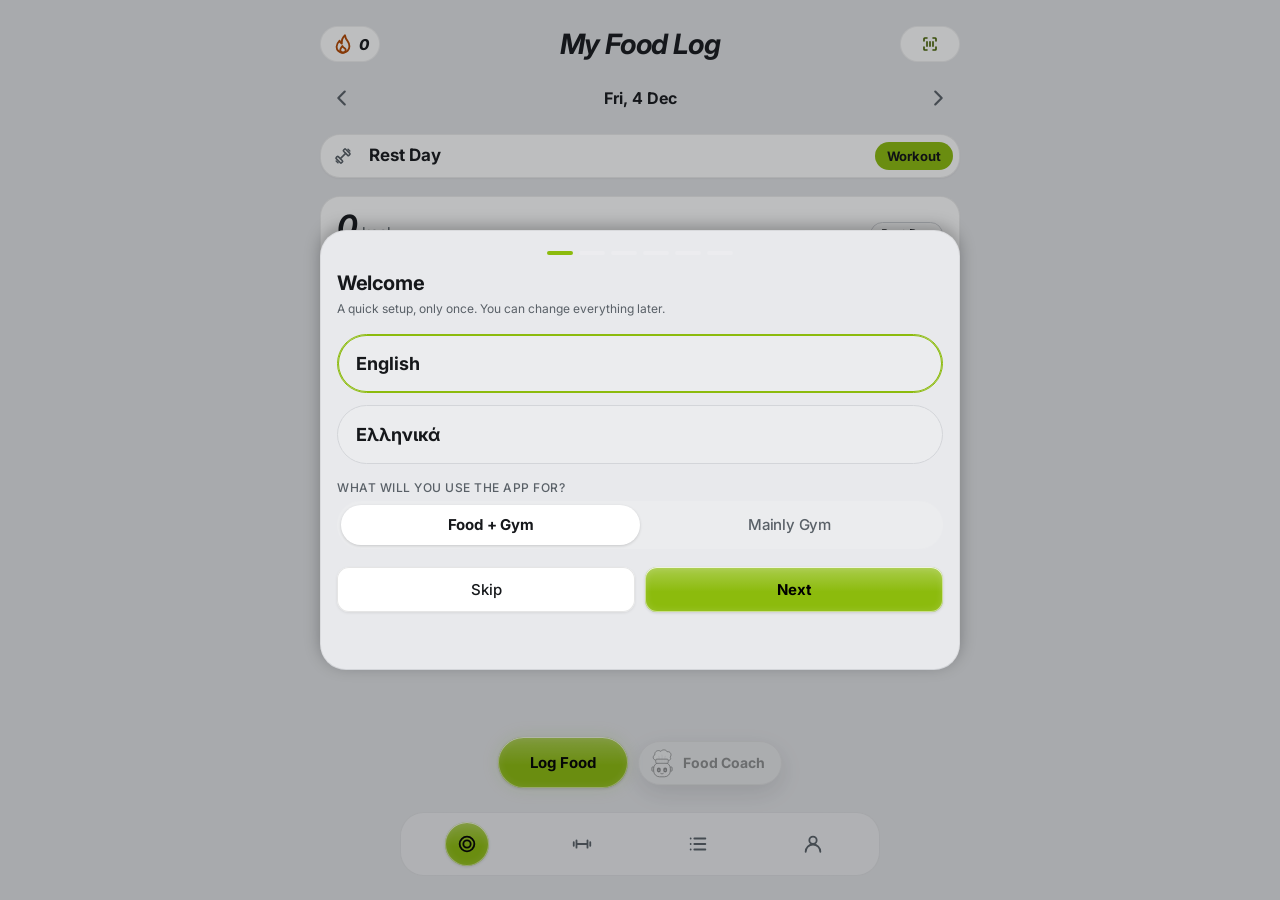
<file: index.html>
<!doctype html>
<html lang="en"><head>
<meta charset="utf-8">
<meta name="viewport" content="width=device-width, initial-scale=1, maximum-scale=1, viewport-fit=cover">
<title>Tracker</title>
<meta name="theme-color" content="#0f1113">
<meta name="apple-mobile-web-app-capable" content="yes">
<meta name="mobile-web-app-capable" content="yes">
<meta name="apple-mobile-web-app-status-bar-style" content="black-translucent">
<meta name="apple-mobile-web-app-title" content="Tracker">
<link rel="manifest" href="manifest.webmanifest">
<link rel="icon" href="icon-192.png">
<link rel="apple-touch-icon" href="icon-180.png">
<script>
// 0.6.9 theme (device setting in ft.ui.v1): applied before the first paint so there's no flash. The full logic is THEME in js/ui.js.
(function(){ try{ var raw = localStorage.getItem('ft.ui.v1'), u = JSON.parse(raw || '{}'), th = u.theme || {}, m = th.mode || (raw ? 'dark' : 'auto');
  var look = m === 'auto' ? (matchMedia('(prefers-color-scheme: light)').matches ? 'light' : 'dark') : m; document.documentElement.setAttribute('data-theme', look);
  // 0.7.10.7 Settings › Theme › Status Bar: Solid = the solid black status bar, so the page starts below the clock (iPhone reads this only when the app opens)
  if(th.bar === 'solid'){ document.documentElement.classList.add('sbsolid'); var sb = document.querySelector('meta[name="apple-mobile-web-app-status-bar-style"]'); if(sb) sb.setAttribute('content', 'black'); } }catch(e){} })();
</script>
<script>
// Home Screen app on iPhone: size everything to the real screen (the reported viewport can be shorter, leaving a black strip at the bottom). In Safari nothing changes.
(function(){ var pwa = window.navigator.standalone === true || (window.matchMedia && matchMedia('(display-mode: standalone)').matches); if(!pwa) return;
  var de = document.documentElement; de.classList.add('pwa');
  // 0.7.10.7: with the Solid status bar the page starts below it, so the full screen height would be too tall: use the real viewport.
  // But newer iPhones can ignore Solid and still draw the page under the clock (then the status-bar safe area is not 0): the viewport is short again, so use the full screen
  // height, or the bottom bar and main button float ~60 px too high.
  var probe; function underBar(){ try{ if(!probe){ probe = document.createElement('div'); probe.style.cssText = 'position:fixed;left:0;top:0;width:0;height:env(safe-area-inset-top);visibility:hidden;pointer-events:none'; de.appendChild(probe); } return probe.offsetHeight > 0; }catch(e){ return true; } }
  function fit(){ var portrait = innerHeight >= innerWidth, full = !de.classList.contains('sbsolid') || underBar(), h = portrait && full ? Math.max(innerHeight, screen.height || 0) : innerHeight; de.style.setProperty('--appH', h + 'px'); }
  try{ screen.orientation.lock('portrait').catch(function(){}); }catch(e){}   /* stays upright where the phone allows it (Android app); the manifest asks the same */
  fit(); addEventListener('resize', fit); addEventListener('orientationchange', function(){ setTimeout(fit, 250); }); })();
</script>
<link rel="preconnect" href="https://fonts.googleapis.com">
<link rel="preconnect" href="https://fonts.gstatic.com" crossorigin>
<link rel="stylesheet" href="https://fonts.googleapis.com/css2?family=Inter:ital,wght@0,400;0,500;0,700;0,800;1,500;1,700;1,800&amp;display=swap">
<link rel="stylesheet" href="css/base.css">
<link rel="stylesheet" href="css/glass.css">
<link rel="stylesheet" href="css/motion.css">
<link rel="stylesheet" href="css/layout.css">
<link rel="stylesheet" href="css/workout.css">
<link rel="stylesheet" href="css/theme.css">
<link rel="stylesheet" href="css/achievements.css">
</head>
<body>

<!-- ============ MY FOODS ============ -->
<section class="page wrap hide" id="pgFoods">
  <header>
    <div class="left"><button class="backarrow hide" id="backBtn" aria-label="Back" data-ta="back"><svg width="28" height="28" viewBox="0 0 24 24" fill="none" stroke="currentColor" stroke-width="2.4" stroke-linecap="round" stroke-linejoin="round" aria-hidden="true"><path d="M15 5l-7 7 7 7"/></svg></button><button class="stkbub hide" type="button" aria-label="Streak"></button><h1 data-t="tabFood"></h1></div>
    <p class="hdate hide" id="fDate"></p>
    <div class="hbtns"><button class="scanpill" type="button" id="fScanBtn" aria-label="Scan"><svg width="18" height="18" viewBox="0 0 24 24" fill="none" stroke="currentColor" stroke-width="2.2" stroke-linecap="round" stroke-linejoin="round" aria-hidden="true"><path d="M4 8V5a1 1 0 0 1 1-1h3M16 4h3a1 1 0 0 1 1 1v3M20 16v3a1 1 0 0 1-1 1h-3M8 20H5a1 1 0 0 1-1-1v-3M8 9v6M12 9v6M16 9v6"/></svg></button></div>
  </header>
  <div id="fHub" class="hide">
    <div class="bento fbento" id="fBento">
      <div class="bt bt-foods" role="button" tabindex="0" data-fsec="foods" id="fhFoods"></div>
      <div class="bt" role="button" tabindex="0" data-fsec="mymeals" id="fhMeals"></div>
      <div class="bt" role="button" tabindex="0" data-fsec="supps" id="fhSupps"></div>
      <div class="bt" role="button" tabindex="0" data-fsec="meals" id="fhRecipes"></div>
      <div class="bt" role="button" tabindex="0" data-fsec="groc" id="fhGroc"></div>
      <div class="bt bt-wide" role="button" tabindex="0" data-fsec="fridge" id="fhInv"></div>
    </div>
  </div>
  <div class="hide" id="fTabs"></div>
  <div id="storeView">
    <div class="logfX"><input class="search" id="search" type="search" data-tp="searchFoods" autocomplete="off"></div>
    <div class="chips" id="catChips"></div>
    <div class="bar"><button class="chkbtn aiafter" type="button" id="checkFoodsBtn" data-t="chkBtn"></button><button class="linkbtn" id="sortBtn"></button></div>
    <div class="list" id="list"></div>
  </div>
  <div id="myMealsView" class="hide">
    <div class="recOpts"><button class="opt bigopt" id="mealNewBtn" type="button"><span><b data-t="mealNewOpt"></b><small data-t="mealNewOptSub"></small></span></button></div>
    <div class="logfX"><input class="search" id="qmSearch" type="search" data-tp="searchMyMeals" autocomplete="off"></div>
    <div class="bar"><span id="qmCount"></span></div>
    <div class="list" id="qmList"></div>
  </div>
  <div id="mealsView" class="hide">
    <div class="recOpts" id="recOpts"><button class="opt bigopt" id="cookSuggestBtn" type="button"><span class="recFace" aria-hidden="true"></span><span><b data-t="cookSuggest"></b><small data-t="cookSuggestSub"></small></span></button><button class="opt bigopt" id="cookQuickBtn" type="button"><span class="recFace" aria-hidden="true"></span><span><b data-t="foodsQrOpt"></b><small data-t="foodsQrOptSub"></small></span></button><button class="opt bigopt" id="cookOwnBtn" type="button"><span><b data-t="cookOwn"></b><small data-t="cookOwnSub"></small></span></button></div>
    <div class="logfX"><input class="search" id="mSearch" type="search" data-tp="searchMeals" autocomplete="off"></div>
    <div class="bar"><span id="mCount"></span></div>
    <div class="list" id="mList"></div>
  </div>
  <div id="foodSupps">
    <div class="card suppq" id="suppQ"></div>
    <h3 class="sect"><span class="sic"><svg width="18" height="18" viewBox="0 0 24 24" fill="none" stroke="currentColor" stroke-width="2" stroke-linecap="round" stroke-linejoin="round" aria-hidden="true"><g transform="rotate(-45 12 12)"><rect x="3" y="8" width="18" height="8" rx="4"/><path d="M12 8v8"/></g></svg><span data-t="suppMine"></span></span><button class="linkbtn" id="suppAddBtn" data-t="addSuppFab"></button></h3>
    <div class="bar" style="margin-top:4px"><span id="sToday"></span><span id="sTodayN"></span></div>
    <div class="progress"><i id="sProg" style="width:0"></i></div>
    <div class="list" id="sList"></div>
  </div>
  <!-- Petros: Inventory (the old Kitchen › Fridge) and Groceries are Food Library sections now -->
  <div id="fridgeView" class="hide">
  <div class="mpill" id="fLoc"><button data-v="all" data-t="all"></button><button data-v="fridge" data-t="locFridge"></button><button data-v="freezer" data-t="locFreezer"></button><button data-v="cupboard" data-t="locCupboard"></button></div>
  <input class="search" id="fSearch" type="search" data-tp="searchFridge" autocomplete="off">
  <div class="list" id="fList"></div>
</div>
  <div id="pgGroc" class="hide">
  <div class="brandrow" style="margin:6px 0 4px"><input id="gIn" data-tp="gAddPh" autocomplete="off"><button class="btn small primary" id="gAdd" data-t="add"></button></div>
  <div id="gSugg" class="sres"></div>
  <div class="list" id="gList" style="margin-top:12px"></div>
  <div id="gDone"></div>
</div>
</section>

<!-- ============ MY SUPPLEMENTS ============ -->
<section class="page wrap hide" id="pgSupps">
  <header>
    <div class="left"><button class="backarrow" id="backBtn2" aria-label="Back" data-ta="back"><svg width="28" height="28" viewBox="0 0 24 24" fill="none" stroke="currentColor" stroke-width="2.4" stroke-linecap="round" stroke-linejoin="round" aria-hidden="true"><path d="M15 5l-7 7 7 7"/></svg></button><h1 data-t="tSupps"></h1></div>
  </header>
</section>

<!-- ============ TODAY'S FOOD ============ -->
<section class="page wrap hide" id="pgToday">
  <header>
    <div class="left"><button class="stkbub" type="button" aria-label="Streak"></button><h1 data-t="tToday"></h1></div>
    <div class="hbtns"><button class="scanpill" type="button" id="tScanBtn" aria-label="Scan"><svg width="18" height="18" viewBox="0 0 24 24" fill="none" stroke="currentColor" stroke-width="2.2" stroke-linecap="round" stroke-linejoin="round" aria-hidden="true"><path d="M4 8V5a1 1 0 0 1 1-1h3M16 4h3a1 1 0 0 1 1 1v3M20 16v3a1 1 0 0 1-1 1h-3M8 20H5a1 1 0 0 1-1-1v-3M8 9v6M12 9v6M16 9v6"/></svg></button><button class="iconbtn plainic" id="targetsBtn" aria-label="Targets"><svg width="24" height="24" viewBox="0 0 24 24" fill="none" stroke="currentColor" stroke-width="2" stroke-linecap="round" stroke-linejoin="round" aria-hidden="true"><path d="M4 7h9M17 7h3M4 17h3M11 17h9"/><circle cx="15" cy="7" r="2"/><circle cx="9" cy="17" r="2"/></svg></button></div>
  </header>
  <div class="daynav"><button class="backarrow" id="dPrev" data-ta="logAPrevDay" aria-label="Previous day"><svg width="22" height="22" viewBox="0 0 24 24" fill="none" stroke="currentColor" stroke-width="2.4" stroke-linecap="round" stroke-linejoin="round" aria-hidden="true"><path d="M15 5l-7 7 7 7"/></svg></button><button type="button" id="dLabel" class="dlabel" aria-haspopup="dialog"></button><button class="backarrow" id="dNext" data-ta="logANextDay" aria-label="Next day"><svg width="22" height="22" viewBox="0 0 24 24" fill="none" stroke="currentColor" stroke-width="2.4" stroke-linecap="round" stroke-linejoin="round" aria-hidden="true"><path d="M9 5l7 7-7 7"/></svg></button></div>
  <div id="dBlocks" class="dblocks"></div>
  <div class="seg hide" id="dType" style="display:none"><button data-v="gym" data-t="gymDay"></button><button data-v="rest" data-t="restDay"></button></div>
  <div id="gymBox" class="hide">
    <div class="seg" id="dWork" style="margin-top:8px"><button data-v="legs" data-t="wLegs"></button><button data-v="upper" data-t="wUpper"></button><button data-v="full" data-t="wFull"></button></div>
    <div class="brandrow" style="margin-top:8px"><label for="dTime" style="margin:0;flex:1" data-t="workoutAt"></label><label class="wptime" style="flex:0 0 130px"><span></span><input id="dTime" type="time" class="remtime"></label></div>
  </div>
  <div class="macrocard"><div id="dTotals"></div>
    <div class="advwrap" id="dExtras"><div class="advline"><label class="advrow"><span data-t="advancedT"></span><input type="checkbox" id="advSw"></label><button class="tgcard" id="tgCardBtn" type="button" data-ta="targetsT" aria-label="Daily targets"><svg width="24" height="24" viewBox="0 0 24 24" fill="none" stroke="currentColor" stroke-width="1.9" stroke-linecap="round" stroke-linejoin="round" aria-hidden="true"><circle cx="12" cy="12" r="5.6"/><path d="M12 12l2.6-2.9"/><path d="M5.21 18.79h.01M2.40 12.00h.01M5.21 5.21h.01M12.00 2.40h.01M18.79 5.21h.01M21.60 12.00h.01M18.79 18.79h.01" stroke-width="2.6"/></svg></button></div>
      <div class="advbody hide" id="advBody"><div id="dExtrasBody"></div>
      <div class="advtiming"><div class="advh"><span data-t="carbTiming"></span><button class="ibtn" type="button" data-tip="tipCarbT" data-ta="logAInfo" aria-label="Info"><svg width="18" height="18" viewBox="0 0 24 24" fill="none" stroke="currentColor" stroke-width="2" stroke-linecap="round" stroke-linejoin="round" aria-hidden="true"><circle cx="12" cy="12" r="9"/><path d="M12 11v5.5M12 7.5h.01"/></svg></button></div><div id="dTiming"></div><label class="advrow realrow"><span data-t="realStartT"></span><input type="checkbox" id="realStart"></label></div></div></div>
    </div>
  <div id="dRec"></div>
  
  <div id="dEatenWrap"><details class="fold sectfold" id="dEatenFold" open><summary><span data-t="eaten"></span><small id="dEatenN"></small><button class="eyest" id="copyYesterday" type="button" data-tl="copyYesterday" data-ta="copyYesterday" aria-label="Same as yesterday"><svg width="20" height="20" viewBox="0 0 24 24" fill="none" stroke="currentColor" stroke-width="2.2" stroke-linecap="round" stroke-linejoin="round" aria-hidden="true"><path d="M4 9a7 7 0 0 1 12-3l3 3M20 15a7 7 0 0 1-12 3l-3-3M19 4v5h-5M5 20v-5h5"/></svg></button><button class="fmpill" id="planBtn" type="button" data-ai data-ta="lwFill" aria-label="Fill My Macros"><span class="fmface" aria-hidden="true"></span><span class="fmt" data-t="lwFill"></span><span class="tdots" aria-hidden="true"><i></i><i></i><i></i></span></button></summary>
  <div id="dScroll"><div id="planShow"></div><div class="list" id="dLog"></div></div></details></div>
</section>

<!-- ============ GYM ============ -->
<section class="page wrap hide" id="pgGym">
  <header>
    <div class="left"><button class="backarrow hide" id="gBackBtn" aria-label="Back" data-ta="back" data-ta="back"><svg width="28" height="28" viewBox="0 0 24 24" fill="none" stroke="currentColor" stroke-width="2.4" stroke-linecap="round" stroke-linejoin="round" aria-hidden="true"><path d="M15 5l-7 7 7 7"/></svg></button><button class="stkbub hide" type="button" aria-label="Streak"></button><h1 data-t="tabGym"></h1></div>
    <p class="hdate hide" id="gDate"></p>
  </header>
  <div id="gBanner"></div>
  <button class="btn primary bigstart" id="gStart"></button><button class="linkbtn gother" id="gOther" data-t="otherWorkout"></button>
  <div id="gHub">
    <div class="bento gbento" id="gBento">
      <div class="bt" role="button" tabindex="0" data-sec="gym-lib" id="ghLib"></div>
      <div class="bt bt-tall" role="button" tabindex="0" data-sec="gym-rec" id="ghRec"></div>
      <div class="bt" role="button" tabindex="0" data-sec="gym-prog" id="ghProg"></div>
      <div class="bt bt-wide" role="button" tabindex="0" data-sec="gym-week" id="ghWeek"></div>
    </div>
  </div>
  <div class="hide" id="gTabs"></div>
  <div id="gPlanV"></div>
  <div id="gTplV" class="hide"></div>
  <div class="hide" id="gWeigh"><h3 class="sect" style="margin-top:4px"><span data-t="wtTitle"></span></h3><div class="wtcard" id="gWChart"></div>
    <div class="wibox wismall"><div class="brandrow"><label for="wiIn" class="wil" data-t="wiT"></label><input id="wiIn" type="number" inputmode="decimal" step="any"><span id="wiU" style="color:var(--muted)">kg</span><button class="btn small" id="wiSave" data-t="wiSave"></button></div><div id="wiOut"></div></div></div>
  <div id="gProgV" class="hide"></div>
  <div id="gRecV" class="hide"></div>
</section>

<!-- Inventory and Groceries (the old Kitchen tab) are Food Library sections: see #fridgeView / #pgGroc above -->
<section class="page wrap hide" id="pgSettings"><header><div class="left"><button class="backarrow" id="sBackBtn" aria-label="Back" data-ta="back"><svg width="28" height="28" viewBox="0 0 24 24" fill="none" stroke="currentColor" stroke-width="2.4" stroke-linecap="round" stroke-linejoin="round" aria-hidden="true"><path d="M15 5l-7 7 7 7"/></svg></button><h1 data-t="settings"></h1></div></header><div class="ssearch"><svg width="18" height="18" viewBox="0 0 24 24" fill="none" stroke="currentColor" stroke-width="2.2" stroke-linecap="round" stroke-linejoin="round" aria-hidden="true"><circle cx="11" cy="11" r="7"/><path d="M20 20l-3.6-3.6"/></svg><input id="sSearch" type="search" autocomplete="off" enterkeyhint="search" data-tp="shSearchPh"><button class="ssx hide" id="sSearchX" type="button" aria-label="Clear"><svg width="16" height="16" viewBox="0 0 24 24" fill="none" stroke="currentColor" stroke-width="2.6" stroke-linecap="round" aria-hidden="true"><path d="M7 7l10 10M17 7L7 17"/></svg></button></div><div id="sResults" class="pgroup hide"></div><div id="sMain"><button class="bknow" type="button" id="sBackupNow"><svg width="20" height="20" viewBox="0 0 24 24" fill="none" stroke="currentColor" stroke-width="2.2" stroke-linecap="round" stroke-linejoin="round" aria-hidden="true"><path d="M12 15V4M7.5 8.5L12 4l4.5 4.5M5 14v4.5A1.5 1.5 0 0 0 6.5 20h11a1.5 1.5 0 0 0 1.5-1.5V14"/></svg><b data-t="shBackupNow"></b><small id="sBackupLast"></small></button><div class="pgroup"><button class="prow pmain" type="button" id="sPhotoBtn"><span data-t="stProfile"></span></button><button class="prow pmain" type="button" data-sp="ovSCustom"><span data-t="stCustom"></span></button><button class="prow pmain" type="button" data-sp="ovSBody"><span data-t="stBody"></span></button><button class="prow pmain" type="button" data-sp="ovSFood"><span data-t="stFoodPrefs"></span></button><button class="prow pmain" type="button" data-sp="ovSAI"><span data-t="stAI"></span></button><button class="prow pmain" type="button" data-sp="ovSData"><span data-t="stData"></span></button><button class="prow pmain" type="button" data-sp="ovSBeta"><span data-t="stBeta"></span></button><button class="prow pmain" type="button" data-sp="ovSAbout"><span data-t="stAbout"></span></button></div></div><div class="ver">Food Tracker · Gym Buddy · v0.8</div></section>

<!-- ============ PROFILE (0.7.7) ============ -->
<section class="page wrap hide" id="pgProfile">
  <header>
    <div class="left"><h1 data-t="tabProfile"></h1></div>
    <div class="hbtns"><button class="iconbtn plainic" id="pfGear" type="button" aria-label="Settings" data-ta="settings"><svg width="24" height="24" viewBox="0 0 24 24" fill="none" stroke="currentColor" stroke-width="2" stroke-linecap="round" stroke-linejoin="round" aria-hidden="true"><path d="M12.22 2h-.44a2 2 0 0 0-2 2v.18a2 2 0 0 1-1 1.73l-.43.25a2 2 0 0 1-2 0l-.15-.08a2 2 0 0 0-2.73.73l-.22.38a2 2 0 0 0 .73 2.73l.15.1a2 2 0 0 1 1 1.72v.51a2 2 0 0 1-1 1.74l-.15.09a2 2 0 0 0-.73 2.73l.22.38a2 2 0 0 0 2.73.73l.15-.08a2 2 0 0 1 2 0l.43.25a2 2 0 0 1 1 1.73V20a2 2 0 0 0 2 2h.44a2 2 0 0 0 2-2v-.18a2 2 0 0 1 1-1.73l.43-.25a2 2 0 0 1 2 0l.15.08a2 2 0 0 0 2.73-.73l.22-.39a2 2 0 0 0-.73-2.73l-.15-.08a2 2 0 0 1-1-1.74v-.5a2 2 0 0 1 1-1.74l.15-.09a2 2 0 0 0 .73-2.73l-.22-.38a2 2 0 0 0-2.73-.73l-.15.08a2 2 0 0 1-2 0l-.43-.25a2 2 0 0 1-1-1.73V4a2 2 0 0 0-2-2z"/><circle cx="12" cy="12" r="3"/></svg></button></div>
  </header>
  <div id="pfBody"></div>
</section>

<button class="fab fab2 hide" id="fab2" type="button" data-t="scanFoodFab"></button><button class="fab hide" id="fab"></button>
<nav class="rail" id="rail" aria-label="Tabs">
  <button data-tab="today" class="r-today"><span class="ri"><svg width="22" height="22" viewBox="0 0 24 24" fill="none" stroke="currentColor" stroke-width="2" stroke-linecap="round" stroke-linejoin="round" aria-hidden="true"><circle cx="12" cy="12" r="8"/><circle cx="12" cy="12" r="4"/></svg></span><span class="sr" data-t="tabToday"></span></button>
  <button data-tab="gym" class="r-gym"><span class="ri"><svg width="22" height="22" viewBox="0 0 24 24" fill="none" stroke="currentColor" stroke-width="2" stroke-linecap="round" stroke-linejoin="round" aria-hidden="true"><path d="M6 8v8M18 8v8M3 10v4M21 10v4M6 12h12"/></svg></span><span class="sr" data-t="tabGym"></span></button>
  <button data-tab="food" class="r-food"><span class="ri"><svg width="22" height="22" viewBox="0 0 24 24" fill="none" stroke="currentColor" stroke-width="2" stroke-linecap="round" stroke-linejoin="round" aria-hidden="true"><path d="M8 6h12M8 12h12M8 18h12M4 6h.01M4 12h.01M4 18h.01"/></svg></span><span class="sr" data-t="tabFood"></span></button>
  <button data-tab="profile" class="r-profile"><span class="ri"><svg width="22" height="22" viewBox="0 0 24 24" fill="none" stroke="currentColor" stroke-width="2" stroke-linecap="round" stroke-linejoin="round" aria-hidden="true"><circle cx="12" cy="8" r="4"/><path d="M4 20.5a8 8 0 0 1 16 0"/></svg></span><span class="sr" data-t="tabProfile"></span></button>
</nav>

<div class="overlay" id="ovAsk"><div class="sheet askbox"><p id="askMsg"></p><div class="actions"><button class="btn" id="askNo"></button><button class="btn primary" id="askYes"></button></div></div></div>
<div class="overlay" id="ovPick"><div class="sheet"><h2 id="pickT"></h2><div id="pickList" class="picklist"></div><div class="actions"><button class="btn" data-close data-t="cancel"></button></div></div></div>
<label id="hapL" aria-hidden="true" style="position:fixed;left:-99px;top:0;width:1px;height:1px;opacity:0;pointer-events:none"><input type="checkbox" switch id="hapI" tabindex="-1"></label>
<div class="overlay" id="ovSbm"><div class="sheet tall"><h2 id="sbmT"></h2><div id="sbmBody"></div><div class="actions"><button class="btn" data-close data-t="close"></button></div></div></div>
<div class="overlay" id="ovBulb"><div class="sheet tall"><h2 id="blTitle"></h2><div id="blBody"></div><div class="actions"><button class="btn" data-close data-t="close"></button></div></div></div>
<div class="overlay" id="ovSaveTpl"><div class="sheet"><h2 data-t="saveTplT"></h2><p class="sub" data-t="saveTplSub"></p>
  <label for="svName" data-t="workoutName"></label><input id="svName" autocomplete="off">
  <div class="actions"><button class="btn" id="svSkip" data-t="saveTplNo"></button><button class="btn primary" id="svSave" data-t="saveTplYes"></button></div></div></div>
<!-- ============ 0.5.4 SHEETS ============ -->
<div class="overlay" id="ovSetup"><div class="sheet tall" id="suBody"></div></div>
<div class="overlay" id="ovQuick"><div class="sheet">
  <h2 data-t="qaT"></h2><p class="sub" data-t="qaSub"></p>
  <input id="qaName" autocomplete="off" data-tp="qaPh" enterkeyhint="done">
  <div class="seg" id="qaSize" style="margin-top:10px"><button data-v="0.7" data-t="qaSmall"></button><button data-v="1" data-t="qaNormal" class="on"></button><button data-v="1.4" data-t="qaBig"></button></div>
  <div class="hint" id="qaOut"></div>
  <div class="actions"><button class="btn small danger hide" id="qaDel" data-t="delete"></button><button class="btn" data-close data-t="cancel"></button><button class="btn primary" id="qaSave" data-t="qaLog"></button></div>
</div></div>
<div class="overlay" id="ovShop"><div class="sheet">
  <h2 data-t="shopT"></h2><p class="sub" data-t="shopSub"></p>
  <div id="shopOpts">
    <button class="opt camopt" data-shop="camera"><span><b class="aiafter" data-t="shopCam"></b><small data-t="shopCamSub"></small></span></button>
    <button class="opt" data-shop="scan"><span><b data-t="shopScan"></b><small data-t="shopScanSub"></small></span></button>
    <button class="opt" data-shop="search"><span><b data-t="shopSearch"></b><small data-t="shopSearchSub"></small></span></button>
  </div>
  <input type="file" id="shopFile" accept="image/*" capture="environment" class="hide">
  <div class="actions"><button class="btn" data-close data-t="cancel"></button></div>
</div></div>
<div class="overlay rcptov" id="ovRcpt"><div class="sheet rcptsheet">
  <div class="rcptcam" id="rcptCam">
    <video id="rcptVideo" playsinline muted autoplay></video>
    <div class="rcptguide" id="rcptGuide"></div>
    <div class="rcpthint" id="rcptHint" aria-live="polite"></div>
    <div class="rcptpart hide" id="rcptPart"></div>
    <div class="rcptbar">
      <button class="rcptshut" type="button" id="rcptShut" data-ta="rcptShoot"><i></i></button>
      <button class="rcptbtn hide" type="button" id="rcptTorch" data-ta="light"><svg width="22" height="22" viewBox="0 0 24 24" fill="none" stroke="currentColor" stroke-width="2" stroke-linecap="round" stroke-linejoin="round" aria-hidden="true"><path d="M13 2L4.5 13.5H11L10 22l8.5-11.5H12z"/></svg></button>
    </div>
  </div>
  <div class="rcptview hide" id="rcptView">
    <div class="row"><h2 data-t="rcptCheckT"></h2><span class="chip" id="rcptCount"></span></div>
    <div class="rcptimg" id="rcptImg"></div>
    <div class="status" id="rcptStatus"></div>
    <div class="actions rcptacts"><button class="btn" type="button" id="rcptRetake" data-t="rcptRetake"></button><button class="btn" type="button" id="rcptNext" data-t="rcptNext"></button><button class="btn primary" type="button" id="rcptUse" data-t="rcptUse"></button></div>
  </div>
  <input type="file" id="rcptFile" accept="image/*" capture="environment" class="hide">
</div></div>
<div class="overlay" id="ovShopRev"><div class="sheet tall">
  <h2 data-t="shopReview"></h2><p class="sub" data-t="shopReviewSub"></p>
  <div class="status" id="shopStatus"></div>
  <div id="shopDone"></div>
  <div id="shopList"></div>
  <div id="shopSkip"></div>
  <button class="linkbtn hide" type="button" id="shopTableBtn"><span class="aiafter" data-t="shopTable"></span></button>
  <div class="actions"><button class="btn" data-close data-t="cancel"></button><button class="btn primary" id="shopAddBtn"></button></div>
</div></div>
<div class="overlay" id="ovTable"><div class="sheet">
  <h2 data-t="tableT"></h2><p class="sub" data-t="tableSub"></p>
  <input type="file" id="tableFile" accept="image/*" capture="environment" class="hide">
  <div class="actions"><button class="btn" data-close data-t="skip"></button><button class="btn primary" id="tableTake" data-t="tableTake"></button></div>
</div></div>
<div class="overlay" id="ovShopEd"><div class="sheet">
  <h2 data-t="shopEditT"></h2>
  <label for="shedName" data-t="supName"></label>
  <input id="shedName" autocomplete="off">
  <label data-t="shopEditFood"></label>
  <button class="btn" type="button" id="shedFoodBtn"><span id="shedFood"></span></button>
  <label data-t="shopEditTag"></label>
  <div class="tchips" id="shedTags"></div>
  <label for="shedSize" data-t="shopFPackSize"></label>
  <div class="brandrow"><input id="shedSize" inputmode="decimal" data-nfix style="flex:1"><span id="shedUnit"></span></div>
  <label data-t="shopEditCount"></label>
  <div class="brandrow"><button class="btn" type="button" data-shedn="-1" aria-label="-1"><svg width="18" height="18" viewBox="0 0 24 24" fill="none" stroke="currentColor" stroke-width="2.4" stroke-linecap="round" aria-hidden="true"><path d="M5 12h14"/></svg></button><b id="shedCount" style="flex:1;text-align:center"></b><button class="btn" type="button" data-shedn="1" aria-label="+1"><svg width="18" height="18" viewBox="0 0 24 24" fill="none" stroke="currentColor" stroke-width="2.4" stroke-linecap="round" aria-hidden="true"><path d="M5 12h14M12 5v14"/></svg></button></div>
  <div class="actions"><button class="btn primary" type="button" id="shedDone" data-t="done"></button></div>
</div></div>
<div class="overlay" id="ovCheck"><div class="sheet tall">
  <h2 data-t="chkT"></h2><p class="sub" data-t="chkSub"></p>
  <div class="status" id="chkStatus"></div>
  <div id="chkSum"></div>
  <div id="chkList"></div>
  <div class="actions"><button class="btn" type="button" id="chkCancel" data-t="close"></button></div>
</div></div>
<div class="overlay" id="ovDemo"><div class="sheet tall formpage">
  <h2 id="dmTitle"></h2>
  <div class="fpphoto" id="dmPhoto"></div>
  <button class="linkbtn hide" id="dmNext" data-t="formNext"></button>
  <button class="linkbtn hide" id="dmWrong" type="button" data-t="formWrong"></button>
  <div class="fpcols" id="dmBody"></div>
  <p class="hint" id="dmCredit" data-t="formCredit"></p>
</div></div>

<!-- ============ SETTINGS PAGES (0.6.9, iPhone-style) ============ -->
<div class="overlay" id="ovSCustom"><div class="sheet tall setpage"><h2 data-t="stCustom"></h2><div class="pgroup"><button class="prow" id="sThemeBtn" type="button"><span data-t="themeT"></span><span class="sv" id="sThemeVal"></span><svg width="18" height="18" viewBox="0 0 24 24" fill="none" stroke="currentColor" stroke-width="2.4" stroke-linecap="round" stroke-linejoin="round" aria-hidden="true"><path d="M9 5l7 7-7 7"/></svg></button><button class="prow" type="button" data-sp="ovSLang"><span data-t="language"></span><span class="sv" data-t="langName"></span><svg width="18" height="18" viewBox="0 0 24 24" fill="none" stroke="currentColor" stroke-width="2.4" stroke-linecap="round" stroke-linejoin="round" aria-hidden="true"><path d="M9 5l7 7-7 7"/></svg></button><button class="prow" type="button" data-sp="ovSUnits"><span data-t="unitsT"></span><span class="sv" data-t="unitsSub"></span><svg width="18" height="18" viewBox="0 0 24 24" fill="none" stroke="currentColor" stroke-width="2.4" stroke-linecap="round" stroke-linejoin="round" aria-hidden="true"><path d="M9 5l7 7-7 7"/></svg></button><button class="prow" type="button" data-sp="ovSTime"><span data-t="timeFmtT"></span><span class="sv" id="sTimeVal"></span><svg width="18" height="18" viewBox="0 0 24 24" fill="none" stroke="currentColor" stroke-width="2.4" stroke-linecap="round" stroke-linejoin="round" aria-hidden="true"><path d="M9 5l7 7-7 7"/></svg></button><button class="prow" type="button" data-sp="ovSTabs"><span data-t="stTabs"></span><svg width="18" height="18" viewBox="0 0 24 24" fill="none" stroke="currentColor" stroke-width="2.4" stroke-linecap="round" stroke-linejoin="round" aria-hidden="true"><path d="M9 5l7 7-7 7"/></svg></button></div></div></div>
<div class="overlay" id="ovSTabs"><div class="sheet tall setpage"><h2 data-t="stTabs"></h2><label data-t="suUse"></label><div class="seg" id="sUse"><button data-v="both" data-t="useBoth"></button><button data-v="gym" data-t="useGym"></button></div><p class="hint" data-t="tabsOrderSub"></p><label class="advrow tabsw"><span data-t="kitchenSw"></span><input type="checkbox" id="sKitchen"></label><p class="hint" data-t="kitchenSwSub"></p></div></div>
<div class="overlay" id="ovSTime"><div class="sheet tall setpage"><h2 data-t="timeFmtT"></h2><div class="seg" id="tmF"><button data-v="system" data-t="tmSys"></button><button data-v="12" data-t="tm12"></button><button data-v="24" data-t="tm24"></button></div><p class="hint" data-t="tmNote"></p></div></div>
<div class="overlay" id="ovSLang"><div class="sheet tall setpage"><h2 data-t="language"></h2><div class="seg" id="sLang"><button data-v="en">English</button><button data-v="el">Ελληνικά</button></div></div></div>
<div class="overlay" id="ovSUnits"><div class="sheet tall setpage"><h2 data-t="unitsT"></h2><label data-t="unW"></label><div class="seg" id="unW"><button data-v="kg">kg</button><button data-v="lb">lb</button></div><label data-t="unH"></label><div class="seg" id="unH"><button data-v="cm">cm</button><button data-v="ft">ft / in</button></div><label data-t="unF"></label><div class="seg" id="unF"><button data-v="g">g</button><button data-v="oz">oz</button></div><p class="hint" data-t="unNote"></p></div></div>
<div class="overlay" id="ovSBody"><div class="sheet tall setpage"><h2 data-t="stBody"></h2><div class="bodybox"><h3 data-t="yourBody"></h3>
    <div class="seg" id="sSex"><button data-v="m" data-t="suMale"></button><button data-v="f" data-t="suFemale"></button></div>
    <div class="grid" style="margin-top:8px"><div><label for="sH" data-t="suHeight"></label><input id="sH" type="number" inputmode="numeric" placeholder="cm"></div><div><label for="sW" data-t="bodyweight"></label><input id="sW" type="number" inputmode="decimal" step="any" placeholder="kg"></div></div>
    <button class="btn" id="sBodySave" style="width:100%;margin-top:10px" data-t="save"></button></div>
  <!-- Refinements 20B: Daily Targets sit open on this page (they were a separate window, ovTargets) -->
  <div class="bodybox tgbox" id="tgBox">
  <h3 data-t="targetsT"></h3>
  <p class="hint" data-t="targetsSub"></p>
  <label data-t="goal"></label>
  <div class="seg" id="tgGoal"><button data-v="bulk" data-t="gBulk"></button><button data-v="recomp" data-t="gRecomp"></button><button data-v="cut" data-t="gCut"></button></div>
  <input id="tgBw" type="hidden"><input id="tgFib" type="hidden">
  <div class="actions" style="margin-top:10px"><button class="btn" id="tgCalc" data-t="calcStart"></button></div>
  <div class="hint" id="tgCalcHint"></div>
  <h3><span data-t="gymDayTargets"></span> <button class="ibtn" type="button" data-tip="tipMacroSl" data-ta="logAInfo" aria-label="Info"><svg width="18" height="18" viewBox="0 0 24 24" fill="none" stroke="currentColor" stroke-width="2" stroke-linecap="round" stroke-linejoin="round" aria-hidden="true"><circle cx="12" cy="12" r="9"/><path d="M12 11v5.5M12 7.5h.01"/></svg></button></h3>
  <div class="grid4">
    <div><label>kcal</label><input id="tgGk" type="number" inputmode="numeric"></div><div><label data-t="protein"></label><input id="tgGp" type="number" inputmode="numeric"></div>
    <div><label data-t="carbs"></label><input id="tgGc" type="number" inputmode="numeric"></div><div><label data-t="fat"></label><input id="tgGf" type="number" inputmode="numeric"></div>
  </div>
  <h3 data-t="restDayTargets"></h3>
  <div class="grid4">
    <div><label>kcal</label><input id="tgRk" type="number" inputmode="numeric"></div><div><label data-t="protein"></label><input id="tgRp" type="number" inputmode="numeric"></div>
    <div><label data-t="carbs"></label><input id="tgRc" type="number" inputmode="numeric"></div><div><label data-t="fat"></label><input id="tgRf" type="number" inputmode="numeric"></div>
  </div>
  <div class="hint" id="tgCheck"></div>
  <button class="btn primary" id="tgSave" style="width:100%;margin-top:10px" data-t="save"></button>
</div></div></div>
<div class="overlay" id="ovSProfile"><div class="sheet tall setpage"><h2 data-t="stProfile"></h2><div class="phwrap"><div class="phcirc" id="phCirc"></div><p class="hint hide" id="phHint" data-t="phDrag"></p></div><div class="actions" id="phBtns"><button class="btn" id="phCam" type="button"></button><button class="btn" id="phLib" type="button"></button></div><div class="actions hide" id="phCropBtns"><button class="btn" id="phCancel" type="button" data-t="cancel"></button><button class="btn primary" id="phUse" type="button" data-t="phUse"></button></div><button class="linkbtn hide" id="phDel" type="button" data-t="phRemove"></button><label for="phName" data-t="phName"></label><input id="phName" autocomplete="off" maxlength="40" data-tp="phNamePh"><p class="hint" data-t="phNameSub"></p></div></div>
<div class="overlay" id="ovSFood"><div class="sheet tall setpage"><h2 data-t="stFoodPrefs"></h2><div id="sFoodBody"></div><div class="actions"><button class="btn primary" id="sFoodSave" data-t="save"></button></div></div></div>
<div class="overlay" id="ovSAI"><div class="sheet tall setpage"><h2 data-t="stAI"></h2><label id="sProvL" data-t="aiProvT"></label><div class="seg" id="sProv" role="radiogroup" aria-labelledby="sProvL"><button data-v="gemini" data-t="provGemini"></button><button data-v="anthropic" data-t="provAnthropic"></button><button data-v="openai" data-t="provOpenai"></button><button data-v="openrouter" data-t="provOpenrouter"></button></div><p class="hint" id="sProvNote"></p><label for="sKey" id="sKeyL"></label><input id="sKey" type="password" data-tp="geminiKeyPh" autocomplete="off"><div class="actions" style="margin-top:10px"><button class="btn" id="getKey" data-t="getKey"></button><button class="btn" id="testKey" data-t="testKey"></button><button class="btn" id="testAI" data-t="aiTestBtn"></button></div><div class="status" id="keyStatus"></div><div id="sGemOnly"><details class="guide"><summary data-t="keyGuideT"></summary><ol class="steps" id="keySteps"></ol><p class="hint" data-t="keyNoNeed"></p></details><div class="hint" data-t="getKeyHint"></div></div><label for="sModel" id="sModelL"></label><input id="sModel" autocomplete="off"><select id="sModelPick" class="hide" data-pick="sModel" aria-label="Pick a model"></select><label for="sModelAdv" data-t="aiModelAdv"></label><input id="sModelAdv" autocomplete="off"><select id="sModelAdvPick" class="hide" data-pick="sModelAdv" aria-label="Pick a model"></select><div class="actions"><button class="btn primary" id="saveSettings" data-t="saveSettings"></button></div><label data-t="perT"></label><p class="hint" data-t="perSub"></p><div class="hint" data-t="perBase"></div><div class="seg" id="perBase"><button data-v="balanced" data-t="perBal"></button><button data-v="motivator" data-t="perMot"></button><button data-v="analytical" data-t="perAna"></button></div><div class="hint" data-t="perHumor"></div><div class="seg" id="perHumor"><button data-v="low" data-t="perLow"></button><button data-v="natural" data-t="perNat"></button><button data-v="playful" data-t="perPlay"></button></div><div class="hint" data-t="perLen"></div><div class="seg" id="perLen"><button data-v="concise" data-t="perCon"></button><button data-v="adaptive" data-t="perAda"></button><button data-v="detailed" data-t="perDet"></button></div><label for="perCustom" data-t="perCustomT"></label><textarea id="perCustom" rows="2" maxlength="300" data-tp="perCustomPh"></textarea><label data-t="aiKnowT"></label><p class="hint" data-t="aiKnowSub"></p><label data-t="memT"></label><p class="hint" data-t="memSub"></p><div id="aiMem"></div><div class="actions"><button class="btn small" id="aiMemCopy" data-t="memCopy"></button><button class="btn danger" id="aiKnowReset" data-t="aiKnowReset"></button></div><label data-t="aiuT"></label><p class="hint" data-t="aiuSub"></p><div id="aiUsage"></div><div class="actions"><button class="btn danger" id="aiuReset" data-t="aiuReset"></button></div></div></div>
<div class="overlay" id="ovSData"><div class="sheet tall setpage"><h2 data-t="stData"></h2><p class="sub" data-t="yourDataSub"></p><div class="actions" style="margin-top:0"><button class="btn primary" id="copyClaude" data-t="copyClaude"></button></div><div class="actions" style="margin-top:10px">
    <button class="btn" id="exportJson" data-t="download"></button>
    <button class="btn" id="importBtn" data-t="import"></button>
  </div><input type="file" id="importInput" accept="application/json,.json" class="hide"></div></div>
<div class="overlay" id="ovSBeta"><div class="sheet tall setpage"><h2 data-t="stBeta"></h2><p class="hint" data-t="betaSub"></p><pre class="betatxt" id="betaTxt"></pre><button class="btn primary" id="betaExport" type="button" data-t="betaExport"></button><p class="hint" id="betaMsg"></p></div></div>
<div class="overlay" id="ovSAbout"><div class="sheet tall setpage"><h2 data-t="stAbout"></h2><p class="sub aboutver" id="sAboutVer"></p><p class="hint gymcredit"><span data-t="gymBmCredit"></span> <a href="licenses/body-muscles/LICENSE.txt" target="_blank" rel="noopener" data-t="gymBmLic"></a> · <a href="licenses/body-muscles/NOTICE.txt" target="_blank" rel="noopener">NOTICE</a></p><button class="linkbtn" id="suAgainBtn" data-t="suAgain" style="margin-top:8px"></button></div></div>

<!-- ============ THEME (Settings › Theme, canvas ThemeMenu.dc.html) ============ -->
<div class="overlay" id="ovTheme"><div class="sheet tall themepage">
  <h2 data-t="themeT"></h2>
  <span class="thl" data-t="thAppearance"></span>
  <div class="mpill" id="thMode"><button data-v="dark" data-t="thDark"></button><button data-v="light" data-t="thLight"></button><button data-v="auto" data-t="thAuto"></button></div>
  <span class="thl" id="thNote"></span>
  <span class="thl" data-t="thBar"></span>
  <div class="mpill" id="thBar"><button data-v="clear" data-t="thBarClear"></button><button data-v="solid" data-t="thBarSolid"></button></div>
  <span class="thl" data-t="thBarNote"></span>
  <span class="thl" data-t="thColour"></span>
  <div class="thsw" id="thSw"></div>
  <span class="thl" data-t="thPreview"></span>
  <div class="thprev"><div class="kchead"><span class="kcnum">1,846<small>/ 2,900 kcal</small></span></div><span class="thbar"><i></i></span><button class="btn primary thlog" type="button" tabindex="-1">+ Log Food</button></div>
</div></div>

<!-- ============ LANGUAGE (first launch) ============ -->
<div class="overlay" id="ovLang"><div class="sheet">
  <h2>Choose your language · Διάλεξε γλώσσα</h2>
  <p class="sub">You can change it later in settings. · Μπορείς να την αλλάξεις αργότερα στις ρυθμίσεις.</p>
  <div class="langpick">
    <button data-lang="en">English</button>
    <button data-lang="el">Ελληνικά</button>
  </div>
</div></div>

<!-- ============ ADD FOOD ============ -->
<div class="overlay" id="ovAdd"><div class="sheet">
  <h2 data-t="addFood"></h2>
  <p class="sub" data-t="addSub"></p>
  <button class="opt" id="optScan"><span class="ic"><svg width="24" height="24" viewBox="0 0 24 24" fill="none" stroke="currentColor" stroke-width="2" stroke-linecap="round" stroke-linejoin="round" aria-hidden="true"><path d="M4 8V5a1 1 0 0 1 1-1h3M16 4h3a1 1 0 0 1 1 1v3M20 16v3a1 1 0 0 1-1 1h-3M8 20H5a1 1 0 0 1-1-1v-3M8 9v6M12 9v6M16 9v6"/></svg></span><span data-th="optScan"></span></button>
  <button class="opt" id="optPhoto"><span class="ic"><svg width="24" height="24" viewBox="0 0 24 24" fill="none" stroke="currentColor" stroke-width="2" stroke-linecap="round" stroke-linejoin="round" aria-hidden="true"><path d="M4 8h3l1.5-2.5h7L17 8h3a1 1 0 0 1 1 1v9a1 1 0 0 1-1 1H4a1 1 0 0 1-1-1V9a1 1 0 0 1 1-1z"/><circle cx="12" cy="13.5" r="3.5"/></svg></span><span data-th="optPhoto"></span></button>
  <button class="opt" id="optManual"><span class="ic"><svg width="24" height="24" viewBox="0 0 24 24" fill="none" stroke="currentColor" stroke-width="2" stroke-linecap="round" stroke-linejoin="round" aria-hidden="true"><rect x="2.5" y="6" width="19" height="12" rx="2.5"/><path d="M6.5 10h.01M10 10h.01M14 10h.01M17.5 10h.01M6.5 13.5h.01M17.5 13.5h.01M9.5 14h5"/></svg></span><span data-th="optManual"></span></button>
  <input type="file" id="photoInput" accept="image/*" capture="environment" class="hide">
  <div class="status" id="addStatus"></div>
  <div class="actions"><button class="btn" data-close data-t="cancel"></button></div>
</div></div>

<!-- ============ SCANNER ============ -->
<div class="overlay" id="ovScan"><div class="sheet">
  <div class="row"><h2 data-t="scanTitle"></h2><span class="chip hide" id="scanBasket"></span></div>
  <p class="sub" data-t="scanSub"></p>
  <div class="cam">
    <video id="video" playsinline muted autoplay></video>
    <div class="frame"></div><div class="line"></div>
    <button class="torch hide" id="torchBtn" data-t="light"></button>
    <div class="scanflash" id="scanFlash" aria-live="polite"></div>
    <div class="scanq hide" id="scanQ"><div id="scanQT"></div><p data-t="moreItemsQ"></p><div class="sqbtns"><button class="btn" type="button" id="scanQClose" data-t="close"></button><button class="btn primary" type="button" id="scanQMore" data-t="moreItems"></button></div></div>
  </div>
  <div class="status" id="scanStatus"></div>
  <button class="btn cantscan" id="cantScanBtn" data-t="cantScan"></button>
  <div id="cantScan" class="hide">
  <div class="row cscode"><input id="manualCode" inputmode="numeric" data-tp="typeCode" autocomplete="off"><button class="btn primary small" id="lookupBtn" data-t="lookUp"></button></div>
  <input type="file" id="barcodePhoto" accept="image/*" capture="environment" class="hide">
  <button class="btn csbtn csico" id="scanItemBtn"><svg width="20" height="20" viewBox="0 0 24 24" fill="none" stroke="currentColor" stroke-width="2" stroke-linecap="round" stroke-linejoin="round" aria-hidden="true"><path d="M4 8h3l1.5-2.5h7L17 8h3a1 1 0 0 1 1 1v9a1 1 0 0 1-1 1H4a1 1 0 0 1-1-1V9a1 1 0 0 1 1-1z"/><circle cx="12" cy="13.5" r="3.5"/></svg><span class="aiafter" data-t="scanItem"></span></button><input type="file" id="itemPhoto" accept="image/*" capture="environment" class="hide">
  <button class="btn csbtn csico hide" id="scanPhotoBtn"><svg width="20" height="20" viewBox="0 0 24 24" fill="none" stroke="currentColor" stroke-width="2" stroke-linecap="round" stroke-linejoin="round" aria-hidden="true"><path d="M4 8h3l1.5-2.5h7L17 8h3a1 1 0 0 1 1 1v9a1 1 0 0 1-1 1H4a1 1 0 0 1-1-1V9a1 1 0 0 1 1-1z"/><circle cx="12" cy="13.5" r="3.5"/></svg><span data-t="scanPhoto"></span></button>
  <button class="btn csbtn csico" id="scanLabel"><svg width="20" height="20" viewBox="0 0 24 24" fill="none" stroke="currentColor" stroke-width="2" stroke-linecap="round" stroke-linejoin="round" aria-hidden="true"><path d="M4 8h3l1.5-2.5h7L17 8h3a1 1 0 0 1 1 1v9a1 1 0 0 1-1 1H4a1 1 0 0 1-1-1V9a1 1 0 0 1 1-1z"/><circle cx="12" cy="13.5" r="3.5"/></svg><span data-t="noBarcodeLabel"></span></button>
  <button class="btn csbtn csico" id="scanManual"><svg width="20" height="20" viewBox="0 0 24 24" fill="none" stroke="currentColor" stroke-width="2" stroke-linecap="round" stroke-linejoin="round" aria-hidden="true"><rect x="2.5" y="6" width="19" height="12" rx="2.5"/><path d="M6.5 10h.01M10 10h.01M14 10h.01M17.5 10h.01M6.5 13.5h.01M17.5 13.5h.01M9.5 14h5"/></svg><span data-t="typeIt"></span></button>
  </div>
  <div class="actions">
    <button class="btn" id="scanCancel" data-t="close"></button>
  </div>
</div></div>

<!-- ============ FOOD FORM ============ -->
<div class="overlay" id="ovForm"><div class="sheet">
  <h2 id="formTitle"></h2>
  <p class="sub" id="formSub"></p>
  
  
  <label for="fBrand" data-t="brand"></label>
  <div class="brandrow">
    <input id="fBrand" data-tp="brandPh" autocomplete="off" list="brandList">
    <button class="toggle" id="noBrandBtn" data-t="noBrand"></button>
  </div>
  <datalist id="brandList"></datalist>
  <label for="fName" data-t="product"></label>
  <input id="fName" data-tp="productPh" autocomplete="off">
  <label data-t="labelFor"></label>
  <div class="seg" id="fState"><button data-v="uncooked" data-t="uncooked"></button><button data-v="cooked" data-t="cooked"></button><button data-v="ready" data-t="ready"></button></div>
  
  <label data-t="measuredIn"></label>
  <div class="seg" id="fUnit"><button data-v="g" data-t="grams"></button><button data-v="ml" data-t="millilitres"></button></div>
  <label id="per100"></label>
  <div class="grid4">
    <div><label for="fKcal">kcal</label><input id="fKcal" type="number" inputmode="decimal" step="any" min="0"></div>
    <div><label for="fP" data-t="protein"></label><input id="fP" type="number" inputmode="decimal" step="any" min="0"></div>
    <div><label for="fC" data-t="carbs"></label><input id="fC" type="number" inputmode="decimal" step="any" min="0"></div>
    <div><label for="fF" data-t="fat"></label><input id="fF" type="number" inputmode="decimal" step="any" min="0"></div>
  </div><div class="hint" id="kcalCheck"></div><label class="advrow"><span data-t="advancedT"></span><input type="checkbox" id="fAdvSw"></label><div id="fAdv" class="hide"><div><label data-t="foodType"></label><button class="typebtn" id="typeBtn"></button><div class="grid4">
    <div><label for="fFib" data-t="fibre"></label><input id="fFib" type="number" inputmode="decimal" step="any" min="0"></div>
    
    
    
  </div><div class="hint" data-t="stateHint"></div></div><div class="grid4"><div><label for="fSug" data-t="sugar"></label><input id="fSug" type="number" inputmode="decimal" step="any" min="0"></div><div><label for="fSat" data-t="satFat"></label><input id="fSat" type="number" inputmode="decimal" step="any" min="0"></div><div><label for="fSalt" data-t="salt"></label><input id="fSalt" type="number" inputmode="decimal" step="any" min="0"></div></div><label for="fK" data-t="potMg"></label><input id="fK" type="number" inputmode="numeric" step="any" min="0"><label for="packIn" data-t="packSizes"></label><div class="brandrow">
    <input id="packIn" type="number" inputmode="decimal" step="any" min="0" placeholder="1000">
    <span id="packUnit" style="color:var(--muted)">g</span>
    <button class="btn small" id="packAdd" data-t="add"></button>
  </div><div class="packs" id="packList"></div><div class="hint" data-t="packHint"></div><label data-t="comesAs"></label><div class="seg" id="fPieces"><button data-v="none" data-t="whole"></button><button data-v="slice" data-t="slices"></button><button data-v="piece" data-t="pieces"></button><button data-v="bar" data-t="foodBars"></button></div><div id="pieceBox" class="hide">
    <div class="grid">
      <div><label for="fPiece" id="pieceLbl"></label><input id="fPiece" type="number" inputmode="decimal" step="any" min="0" data-tp="weighOnePh"></div>
      <div><label for="fCount" id="countLbl"></label><input id="fCount" type="number" inputmode="numeric" step="1" min="1" data-tp="countPh"></div>
    </div>
    <div class="hint" id="pieceHint"></div>
  </div><label data-t="showOnList"></label><div class="seg" id="fDisplay"><button data-v="auto" data-t="auto"></button><button data-v="piece"></button><button data-v="pack" data-t="perPack"></button><button data-v="100"></button></div><div class="hint" id="displayHint"></div><div class="preview" id="packPreview"></div><label for="fCode" data-t="barcode"></label><input id="fCode" inputmode="numeric" autocomplete="off"><label for="fNotes" data-t="notes"></label><textarea id="fNotes" rows="2" data-tp="notesPh"></textarea><div class="src" id="fSource"></div></div>
  
  
  
  
  
  
  
  
  
  
  
  
  
  
  
  
  
  
  
  <div class="actions">
    <button class="btn small danger hide" id="delBtn" data-t="delete"></button>
    <button class="btn small hide" id="dupBtn" data-t="duplicate"></button>
    <button class="btn" data-close data-t="cancel"></button>
    <button class="btn primary" id="saveBtn" data-t="save"></button>
  </div>
</div></div>

<!-- ============ TYPE PICKER ============ -->
<div class="overlay" id="ovType"><div class="sheet">
  <h2 data-t="foodType"></h2>
  <p class="sub" data-t="pickTypeSub"></p>
  <div id="typePicker"></div>
  <div class="actions"><button class="btn" data-close data-t="cancel"></button></div>
</div></div>

<!-- ============ COOK A MEAL ============ -->
<div class="overlay" id="ovCook"><div class="sheet tall">
  <h2 id="cookTitle"></h2>
  <div id="useUp"></div>
  <label for="cName" data-t="mealName"></label>
  <input id="cName" data-tp="mealNamePh" autocomplete="off">
  <div id="cookStart">
    <p class="sub" style="margin:16px 0 10px" data-t="cookHow"></p>
    
    
  </div>
  <div id="cookMain">
  <div id="recipeBox">
    <div class="actions" style="margin-top:10px"><button class="btn aiafter" id="suggestBtn" data-t="suggestRecipe"></button><button class="btn" id="ownBtn" data-t="ownRecipe"></button></div>
    <div class="hint" id="suggestHint"></div>
  </div>
  <div id="recipeShow" class="hide"></div>

  <h3 data-t="ingredients"></h3>
  <div class="hint" id="ingHint" style="margin:-2px 0 6px" data-t="ingHint"></div>
  <button class="linkbtn" id="pasteBtn" data-t="pasteRecipe" style="margin-bottom:8px"></button>
  <div id="iRows"></div>
  <button class="btn" id="addIng" style="width:100%" data-t="addIngredient"></button>
  <div class="totals" id="cTotals"></div>

  <button type="button" class="linkbtn" id="cWeighLink" data-t="cWeighLink"></button><div id="cWeighBox" class="hide"><h3 data-t="finishedWeight"></h3><div class="hint" style="margin:-2px 0 6px" data-t="finishedHint"></div><label for="cCooked" data-t="cookedW"></label><input id="cCooked" type="number" inputmode="decimal" step="any" min="0"><button type="button" class="linkbtn" id="potOther" data-t="potOther" style="margin: 6px 0px;"></button><div class="grid hide">
    <div><label for="cPotFull" data-t="potFull"></label><input id="cPotFull" type="number" inputmode="decimal" step="any" min="0"></div>
    <div><label for="cPotEmpty" data-t="potEmpty"></label><input id="cPotEmpty" type="number" inputmode="decimal" step="any" min="0"></div>
  </div></div>
  
  
  
  
  <div class="preview show" id="cResult"></div>
  <label class="check hide" id="cTakeWrap"><input type="checkbox" id="cTake" checked><span id="cTakeTxt"></span></label>
  <label class="check" id="cLeftWrap"><input type="checkbox" id="cLeft"><span data-t="leftoversIn"></span></label>
  <div class="actions">
    <button class="btn small danger hide" id="cDelete" data-t="delete"></button>
    <button class="btn" data-close data-t="cancel"></button>
    <button class="btn primary" id="cSave" data-t="saveMeal"></button>
  </div>
  </div>
</div></div>

<!-- ============ INGREDIENT SEARCH ============ -->
<div class="overlay" id="ovIng"><div class="sheet tall">
  <h2 data-t="chooseIngredient"></h2>
  <div class="logfX"><input class="search" id="iSearch" type="search" data-tp="ingSearchPh" autocomplete="off"></div>
  <div id="iResults" class="sres"></div>
  <div class="status" id="iStatus"></div>
  <label class="check hide" id="iSaveWrap"><input type="checkbox" id="iSaveMy" checked><span data-t="alsoSave"></span></label>
  <div class="actions"><button class="btn" data-close data-t="cancel"></button></div>
</div></div>

<!-- ============ RECIPE SUGGESTION ============ -->
<div class="overlay" id="ovRecipe"><div class="sheet tall">
  <h2 data-t="recipeIdea"></h2>
  <p class="sub" data-t="recipeIdeaSub"></p>
  <div id="rBody"></div>
  <div class="actions">
    <button class="btn" id="rNo" data-t="noThanks"></button>
    <button class="btn primary" id="rYes" data-t="useRecipe"></button>
  </div>
</div></div>

<!-- ============ OWN RECIPE ============ -->
<div class="overlay" id="ovOwn"><div class="sheet tall">
  <h2 data-t="ownRecipeT"></h2>
  <p class="sub" data-t="ownRecipeSub"></p>
  <textarea id="ownText" class="big" data-tp="ownPh"></textarea>
  <div class="actions" style="margin-top:10px"><button class="btn" id="ownRead" data-t="readRecipe"></button></div>
  <div id="ownOut"></div>
  <div class="actions">
    <button class="btn" data-close data-t="cancel"></button>
    <button class="btn primary" id="ownUse" disabled data-t="useRecipe"></button>
  </div>
</div></div>

<!-- ============ SUPPLEMENT FORM ============ -->
<div class="overlay" id="ovSupp"><div class="sheet tall">
  <h2 id="supTitle"></h2>
  <div id="supQuick">
    <p class="sub" data-t="supQuickSub"></p>
    <div class="tchips" id="supQuickList"></div>
  </div>
  <label for="supName" data-t="supName"></label>
  <input id="supName" data-tp="supNamePh" autocomplete="off">
  <label data-t="supDose"></label>
  <div class="brandrow">
    <input id="supDose" type="number" inputmode="decimal" step="any" min="0" style="flex:1">
    <select id="supUnit" style="flex:1"></select>
  </div>
  <div class="hint" data-t="supDoseHint"></div>
  <label for="supTime" data-t="supUsualTime"></label>
  <div class="hint" data-t="supUsualTimeHint" style="margin:0 0 var(--s1)"></div>
  <input id="supTime" type="time">
  <label data-t="supWhen"></label>
  <div class="tchips" id="supTimes"></div>
  <label data-t="supOften"></label>
  <div class="seg" id="supOften"><button data-v="daily" data-t="oftenDaily"></button><button data-v="training" data-t="oftenTraining"></button><button data-v="asneeded" data-t="oftenNeeded"></button></div>
  <label for="supFood" data-t="supLink"></label>
  <select id="supFood"></select>
  <div class="hint" id="supLinkHint"></div>
  <label for="supNotes" data-t="notes"></label>
  <textarea id="supNotes" rows="2" data-tp="supNotesPh"></textarea>
  <div class="actions">
    <button class="btn small danger hide" id="supDel" data-t="delete"></button>
    <button class="btn" data-close data-t="cancel"></button>
    <button class="btn primary" id="supSave" data-t="save"></button>
  </div>
</div></div>

<!-- ============ MEAL DETAIL ============ -->
<div class="overlay" id="ovMeal"><div class="sheet tall">
  <div class="row"><h2 id="mdName"></h2><span class="chip" id="mdWhen"></span></div>
  <div class="rmeta" id="mdMeta"></div>
  <div class="statrow" id="mdStats"></div>
  <h3 data-t="onMyPlate"></h3>
  <div class="brandrow"><input id="mdPlate" type="number" inputmode="decimal" step="any" min="0" placeholder="350"><span style="color:var(--muted)">g</span></div>
  <div class="preview" id="mdPlateRes"></div>
  <h3 data-t="ingredients"></h3>
  <div id="mdIngs" class="recipe"></div>
  <div id="mdRecipe"></div>
  <div class="actions">
    <button class="btn" id="mdCookAgain" data-t="cookAgain"></button>
    <button class="btn" id="mdEdit" data-t="edit"></button>
  </div>
  <div class="actions" style="margin-top:10px"><button class="btn" id="mdMove"></button></div>
  <div class="actions" style="margin-top:10px"><button class="btn" data-close data-t="close"></button></div>
</div></div>

<!-- ============ LIVE WORKOUT ============ -->
<div class="overlay" id="ovSession"><div class="sheet tall session">
  <div class="seshead3"><h2 id="sesName"></h2></div>
  <div id="sesSupps"></div>
  <div id="sesBody"></div>
  <button class="addexbig" id="sesAddEx"><svg width="22" height="22" viewBox="0 0 24 24" fill="none" stroke="currentColor" stroke-width="2.2" stroke-linecap="round" stroke-linejoin="round" aria-hidden="true"><path d="M12 5v14M5 12h14"/></svg><b data-t="addExercise"></b></button>
  <div class="actions hide"><button class="btn" id="sesNext" data-t="whatNext"></button></div>
  <div class="hide" id="restBar"></div>
  <button class="swipetip" id="sesTip" type="button"><svg class="swarr" width="16" height="16" viewBox="0 0 24 24" fill="none" stroke="currentColor" stroke-width="2.4" stroke-linecap="round" stroke-linejoin="round" aria-hidden="true"><path d="M6 9l6 6 6-6"/></svg><span data-t="swipeAdd"></span><svg class="swarr" width="16" height="16" viewBox="0 0 24 24" fill="none" stroke="currentColor" stroke-width="2.4" stroke-linecap="round" stroke-linejoin="round" aria-hidden="true"><path d="M6 9l6 6 6-6"/></svg></button>
  <!-- Refinements: the bottom card, always there during a workout: total time, Gym Coach, Discard, End Workout -->
  <div class="sesdock" id="sesDock">
    <div class="dkrow1"><span class="wclock"><span id="sesClock">0:00</span></span><div class="dkdots" id="sesDots"></div><button class="sescoach" id="sesCoach" type="button"></button></div>
    <div class="dkrow2"><button class="pillbtn danger" id="sesDiscard"><span data-t="discardBtn"></span></button><button class="pillbtn primary" id="sesFinish"><span data-t="endWorkoutPill"></span></button></div>
  </div>
</div></div>

<!-- ============ PICK EXERCISE (V27, js/expick.js) ============ -->
<!-- Title row (back arrow from wire/10, title, gym robot in a live workout, Reset Filters); Upper | All Muscles | Lower (stays while the
     cards scroll); one progressive filter row + the chosen path; the cards; the search pill floating at the bottom over a soft fade (on top while you type); the Select bar (long press). -->
<div class="overlay" id="ovExPick"><div class="sheet tall pksheet">
  <div class="pktop">
    <div class="pkbar" id="pkBar"><h2 data-t="pkTitle"></h2><div class="pkbarr"><button class="pkbulb hide" type="button" id="pkBulb" aria-label="What next?" data-ta="nxT"></button><button type="button" class="pkreset" id="pkReset" data-ta="pkReset"></button></div></div>
  </div>
  <div class="pkreg"><div class="pkseg" id="pkRegion" role="group" data-ta="pkRegionL"><span class="pkind" id="pkInd" aria-hidden="true"></span><button type="button" data-r="up" data-t="pkUp"></button><button type="button" data-r="all" data-t="allMuscles"></button><button type="button" data-r="low" data-t="pkLow"></button></div></div>
  <section class="pkfil" id="pkFil"><div class="pkstage" id="pkStage"><div class="pkstt" id="pkStt"></div><div id="pkOpts"></div><div class="pkskip" id="pkHint"></div></div>
    <div class="pkfh"><span class="pkft" data-t="pkFilters"></span></div><div class="pkpath" id="pkPath"></div></section>
  <div id="pkBody"><div class="pkrtop"><h2 id="pkRLabel"></h2><div class="pkmeta" id="pkMeta"></div><button type="button" class="pkdone hide" id="pkDone"></button></div><p class="pkhold hide" id="pkHold" data-t="pkHold"></p><div id="pkGrid"></div>
    <button type="button" class="pkmore hide" id="pkMore"></button>
    <button type="button" class="pkcustom" id="pkCustom"><span class="pkplus" aria-hidden="true"></span><span class="pkcc"><strong data-t="pkCreate"></strong><small data-t="pkCreateSub"></small></span></button></div>
  <div class="pksearch"><label class="pksbox"><span class="pksi" aria-hidden="true"></span><input id="exSearch" name="exq" type="search" data-tp="pkSearchPh" data-ta="pkSearchPh" autocomplete="off" autocorrect="off" autocapitalize="off" spellcheck="false" enterkeyhint="done"><button type="button" class="pkclr hide" id="pkClr" data-ta="pkClear"></button></label></div>
  <div class="pktoast" id="pkToast" role="status" aria-live="polite"><span class="pktm"></span></div>
  <div class="pkselbar" id="pkSelBar" aria-hidden="true"><button type="button" class="pkselx" id="pkSelX" data-ta="pkSelCancel"></button><span class="pkseln" id="pkSelN" role="status" aria-live="polite"></span><button type="button" class="pkseladd" id="pkSelAdd"></button></div>
</div></div>

<!-- ============ CREATE CUSTOM EXERCISE (V27, js/excreate.js) ============ -->
<div class="overlay" id="ovExCreate"><div class="sheet tall cxsheet" role="dialog" aria-modal="true" aria-labelledby="cxTitle">
  <div class="cxtop"><button type="button" class="cxback" id="cxBack" data-ta="back"></button><div class="cxtt"><small data-t="cxLib"></small><h2 id="cxTitle" data-t="pkCreate"></h2></div><button type="button" class="cxqr" id="cxImport" data-ta="cxImportL"></button></div>
  <div class="cxscroll" id="cxScroll"></div>
  <div class="cxfoot"><button type="button" class="cxsave" id="cxSave" data-t="cxSave"></button><div class="cxval" id="cxVal" role="alert"></div></div>
</div></div>

<!-- ============ EXERCISE INFO ============ -->
<div class="overlay" id="ovExInfo"><div class="sheet tall">
  <div id="eiBody"></div>
  <div class="actions"><button class="btn" data-close data-t="close"></button><button class="btn primary" id="eiAdd" data-t="addThis"></button></div>
</div></div>

<!-- ============ WHAT NEXT ============ -->
<div class="overlay" id="ovNext"><div class="sheet tall">
  <h2 data-t="nxT"></h2><p class="sub" data-t="nxSub"></p>
  <div id="nxBody"></div>
  <div class="actions"><button class="btn" data-close data-t="close"></button></div>
</div></div>

<!-- ============ TAKEN → SWAP ============ -->
<div class="overlay" id="ovRank"><div class="sheet tall">
  <h2 data-t="rkTitle"></h2>
  <div class="hint" data-t="rkSub"></div>
  <input class="search" id="rkSearch" type="search" data-tp="rkSearch" autocomplete="off">
  <div class="hint" id="rkCount"></div>
  <div id="rkList"></div>
  <div class="actions"><button class="btn" id="rkReset" type="button" data-t="rkReset"></button><button class="btn primary" data-close data-t="close"></button></div>
</div></div>
<div class="overlay" id="ovStreak"><div class="sheet">
  <div id="stkBody"></div>
  <div class="actions"><button class="btn primary" data-close data-t="close"></button></div>
</div></div>
<div class="overlay" id="ovStats"><div class="sheet tall">
  <h2 data-t="stAllTitle"></h2>
  <div class="hint" id="stAllSub"></div>
  <input class="search" id="stAllSearch" type="search" data-tp="stSearch" autocomplete="off">
  <div id="stAllList"></div>
  <div class="actions"><button class="btn primary" data-close data-t="close"></button></div>
</div></div>
<div class="overlay" id="ovAch"><div class="sheet achdet"><h2 data-t="achDetailTitle"></h2><div id="achDet"></div></div></div>
<div class="overlay" id="ovOrm"><div class="sheet">
  <h2 data-t="ormAdd"></h2>
  <div class="hint" data-t="ormSub"></div>
  <label for="ormEx" data-t="ormLift"></label>
  <select id="ormEx"></select>
  <label for="ormW" data-t="ormWeight"></label>
  <input id="ormW" type="number" inputmode="decimal" step="any" min="0" data-nfix>
  <div class="hint hide" id="ormBw"></div>
  <label for="ormDate" data-t="ormDate"></label>
  <input id="ormDate" type="date">
  <div id="ormList"></div>
  <div class="actions">
    <button class="btn" data-close data-t="cancel"></button>
    <button class="btn primary" id="ormSave" data-t="save"></button>
  </div>
</div></div>
<div class="overlay" id="ovCv"><div class="sheet"><h2 id="cvT"></h2><p class="hint" id="cvSub"></p><div id="cvList" class="picklist"></div><div class="actions"><button class="btn" data-close data-t="close"></button></div></div></div>
<div class="overlay" id="ovSx"><div class="sheet sxsheet">
  <h2 id="sxT"></h2>
  <div class="wheelw sxw"><div class="wheel" id="sxWheel" role="listbox"></div></div>
  <div class="actions"><button class="btn" id="sxClear" data-t="sxClear"></button><button class="btn primary" id="sxDone" data-t="done"></button></div>
</div></div>
<div class="overlay" id="ovExSet"><div class="sheet">
  <h2 data-t="exSettings"></h2>
  <div id="exsMode"></div>
  <div id="exsBody"></div>
  <div class="actions"><button class="btn" data-close data-t="close"></button></div>
</div></div>
<!-- Petros: the first tap on a card's gear asks how Exercise Settings are kept (js/gym.js › openExSet, exSetChoose) -->
<div class="overlay" id="ovExSetAsk"><div class="sheet">
  <h2 data-t="exSettings"></h2>
  <p class="hint" data-t="exsAskQ"></p>
  <div class="exsask"><button class="opt bigopt" type="button" data-gxask="all"><span><b data-t="exsAskAll"></b><small data-t="exsAskAllS"></small></span></button>
    <button class="opt bigopt" type="button" data-gxask="each"><span><b data-t="exsAskEach"></b><small data-t="exsAskEachS"></small></span></button></div>
  <p class="hint" data-t="exsAskNote"></p>
</div></div>

<div class="overlay" id="ovSwap"><div class="sheet swapsheet">
  <div class="swhead"><h2 id="swTitle"></h2><span class="sub" data-t="swapSub"></span></div>
  <div id="swList"></div>
</div></div>

<!-- ============ WORKOUT TEMPLATE ============ -->
<!-- 0.7.7 gym-qr: a saved workout's QR code, full screen on white so another phone can scan it -->
<div class="overlay" id="ovWkQR"><div class="sheet wqsheet">
  <h2 id="wqName"></h2>
  <small id="wqMeta" class="wqmeta"></small>
  <div id="wqCode" class="wqcode"></div>
  <p class="wqhint"><span id="wqSun" aria-hidden="true"></span><span data-t="wqHint"></span></p>
  <p class="wqhow" data-t="wqHow"></p>
  <button class="btn wqclose" type="button" data-close data-t="close"></button>
</div></div>
<!-- 0.7.7 gym-qr: Scan a Workout (inside the app: a home-screen app on iPhone doesn't share its saved data with Safari) -->
<div class="overlay" id="ovWkScan"><div class="sheet">
  <h2 data-t="wsT"></h2>
  <p class="sub" data-t="wsSub"></p>
  <div class="cam wscam"><video id="wsVideo" playsinline muted autoplay></video><div class="frame"></div></div>
  <div class="status" id="wsStatus" aria-live="polite"></div>
  <button class="btn" type="button" id="wsPhotoBtn" data-t="wsPhoto"></button>
  <input type="file" id="wsPhoto" accept="image/*" class="hide">
</div></div>
<div class="overlay" id="ovTpl"><div class="sheet tall">
  <h2 id="tpTitle"></h2>
  <label for="tpName" data-t="workoutName"></label>
  <input id="tpName" autocomplete="off" data-tp="tpNamePh">
  <label data-t="workoutType" class="hide"></label>
  <div id="tpTypeShow" class="hide"></div>
  <div class="seg wrapseg" id="tpType"><button data-v="upper" data-t="wUpper"></button><button data-v="lower" data-t="wLower"></button><button data-v="full" data-t="wFull"></button><button data-v="push" data-t="wPush"></button><button data-v="pull" data-t="wPull"></button><button data-v="legs" data-t="wLegs"></button><button data-v="chest" data-t="wChest"></button><button data-v="back" data-t="wBack"></button><button data-v="shoulders" data-t="wShoulders"></button><button data-v="arms" data-t="wArms"></button><button data-v="core" data-t="wCore"></button><button data-v="glutes" data-t="wGlutes"></button></div>
  <h3 data-t="exercises"></h3>
  <div id="tpList"></div>
  <button class="btn" id="tpAdd" style="width:100%;margin-top:8px"><span class="tpaddi"><svg width="18" height="18" viewBox="0 0 24 24" fill="none" stroke="currentColor" stroke-width="2.2" stroke-linecap="round" stroke-linejoin="round" aria-hidden="true"><path d="M12 5v14M5 12h14"/></svg></span><b data-t="addExercise"></b></button>
  <div class="actions">
    <button class="btn small danger hide" id="tpDel" data-t="delete"></button>
    <button class="btn" data-close data-t="cancel"></button>
    <button class="btn primary" id="tpSave" data-t="save"></button>
  </div>
</div></div>

<!-- ============ CHOOSE WORKOUT ============ -->
<div class="overlay" id="ovStart"><div class="sheet">
  <div class="sthead"><h2 data-t="savedTpls"></h2><button class="sescoach" id="stCoach" type="button"></button></div>
  <div id="stList"></div>
  <button class="btn primary bigstart" id="stEmpty" type="button" data-st="" data-t="startEmpty"></button>
</div></div>

<!-- ============ SUMMARY ============ -->
<div class="overlay" id="ovSummary"><div class="sheet tall">
  <div id="smBody"></div>
  <div class="actions"><button class="btn primary" id="smMeal" data-t="postMeal"></button></div>
  <div class="actions" style="margin-top:8px"><button class="btn fillbtn" data-close data-t="done"></button></div>
</div></div>

<!-- 0.7.10.2 Rank Up / Rank Changed (js/rank-fx.js fills it) -->
<div class="overlay center" id="ovRankFx" role="dialog" aria-modal="true"><div class="sheet rkfx" id="rfxBody"></div></div>

<div class="burst" id="burst"></div>

<!-- ============ ADD TO FRIDGE / EDIT ITEM ============ -->
<div class="overlay" id="ovFAdd"><div class="sheet">
  <div class="row"><h2 id="faTitle"></h2><span class="chip" id="faFood"></span></div>
  <label data-t="howMuch"></label>
  <div class="tchips" id="faPacks"></div>
  <div class="brandrow" style="margin-top:8px">
    <input id="faAmt" type="number" inputmode="decimal" step="any" min="0" style="flex:1"><span id="faUnit" style="color:var(--muted)">g</span>
    <span style="color:var(--muted)">×</span><input id="faCount" type="number" inputmode="numeric" step="1" min="1" value="1" style="flex:0 0 70px">
  </div>
  <div class="hint" id="faHint"></div>
  <label data-t="whereKept" class="hide"></label>
  <div class="seg hide" id="faLoc"><button data-v="fridge" data-t="locFridge"></button><button data-v="freezer" data-t="locFreezer"></button><button data-v="cupboard" data-t="locCupboard"></button></div><label class="advrow frzrow"><span data-t="frozen"></span><input type="checkbox" id="faFrozen"></label>
  <div id="faStockBox">
    <label for="faMin" data-t="rebuyBelow"></label>
    <div class="brandrow"><input id="faMin" type="number" inputmode="decimal" step="any" min="0" placeholder="0" style="flex:1"><span id="faMinUnit" style="color:var(--muted)">g</span></div>
    <label class="check"><input type="checkbox" id="faAuto" checked><span data-t="autoGrocery"></span></label>
  </div>
  <div class="actions">
    <button class="btn small danger hide" id="faDel" data-t="remove"></button>
    <button class="btn" data-close data-t="cancel"></button>
    <button class="btn primary" id="faSave" data-t="save"></button>
  </div>
</div></div>

<!-- ============ USE FROM FRIDGE / LOG AMOUNT ============ -->
<div class="overlay" id="ovAmt"><div class="sheet">
  <h2 id="amTitle"></h2>
  <p class="sub" id="amSub"></p>
  <div class="tchips" id="amQuick"></div>
  <div class="amrow lamt"><input id="amN" class="lan" type="number" inputmode="decimal" step="any" min="0" data-ta="logAAmount" aria-label="Amount"><div class="ldd" id="amDD"><button class="ldb" type="button" id="amDDB" aria-haspopup="listbox"><span class="ldl" id="amDDL"></span><svg width="16" height="16" viewBox="0 0 24 24" fill="none" stroke="currentColor" stroke-width="2.4" stroke-linecap="round" stroke-linejoin="round" aria-hidden="true"><path d="M6 9l6 6 6-6"/></svg></button><div class="ldm hide" id="amDDM" role="listbox"></div></div><select id="amU" class="amnative" aria-hidden="true" tabindex="-1"></select><input id="amAmt" type="hidden"></div>
  <div class="preview show" id="amRes"></div>
  <div id="amParts"></div>
  <div class="brandrow" id="amTimeRow" style="margin-top:10px"><label for="amTime" style="margin:0;flex:1" data-t="ateAt"></label><label class="wptime" style="flex:0 0 130px"><span></span><input id="amTime" type="time" class="remtime"></label></div>
  <label class="check" id="amLogWrap"><input type="checkbox" id="amLog" checked><span data-t="alsoLog"></span></label>
  <label class="check" id="amFridgeWrap"><input type="checkbox" id="amFridge" checked><span id="amFridgeTxt"></span></label>
  <div class="actions">
    <button class="btn small hide" id="amFinish" data-t="finishedIt"></button>
    <button class="btn" data-close data-t="cancel"></button>
    <button class="btn primary" id="amSave" data-t="save"></button>
  </div>
</div></div>

<!-- ============ LOG FOOD SEARCH ============ -->
<div class="overlay" id="ovLog"><div class="sheet logwin">
  <div class="lwtop">
    <div class="lwrow"><div class="lwtl"><button class="sback lwback" type="button" data-ta="back" aria-label="Back" data-ta="back"><svg width="24" height="24" viewBox="0 0 24 24" fill="none" stroke="currentColor" stroke-width="2.4" stroke-linecap="round" stroke-linejoin="round" aria-hidden="true"><path d="M15 5l-7 7 7 7"/></svg></button><h2 data-t="lwTitle"></h2></div><button class="lwdone" type="button" data-close data-t="done"></button></div>
    <div class="lwsearch"><input id="lSearch" type="search" data-tp="logSearchPh" autocomplete="off" data-ta="logQSwapPh" aria-label="Search foods"><button class="lwscan" id="lScanIn" type="button" data-ta="logAScan" aria-label="Scan"><svg width="22" height="22" viewBox="0 0 24 24" fill="none" stroke="currentColor" stroke-width="2" stroke-linecap="round" stroke-linejoin="round" aria-hidden="true"><path d="M4 8V5a1 1 0 0 1 1-1h3M16 4h3a1 1 0 0 1 1 1v3M20 16v3a1 1 0 0 1-1 1h-3M8 20H5a1 1 0 0 1-1-1v-3M8 9v6M12 9v6M16 9v6"/></svg></button></div>
    <div class="lwacts"><button type="button" id="lTrack" class="lwico" data-ta="logATrack" aria-label="Food Library"><svg width="22" height="22" viewBox="0 0 24 24" fill="none" stroke="currentColor" stroke-width="2" stroke-linecap="round" stroke-linejoin="round" aria-hidden="true"><path d="M8 6h12M8 12h12M8 18h12M4 6h.01M4 12h.01M4 18h.01"/></svg></button></div>
    <div class="lwadded" id="lAdded"></div>
    <button class="hide" id="lYesterday" type="button"></button><button class="hide" id="lScan" type="button"></button>
  </div>
  <div class="lwlist" id="lResults"></div>
</div></div>

<!-- ============ SUGGEST A RECIPE ============ -->
<div class="overlay" id="ovSuggest"><div class="sheet">
  <h2 data-t="sgT"></h2>
  <p class="sub" id="sgLeft"></p>
  <input id="sgIn" data-tp="sgPh" autocomplete="off" enterkeyhint="go"><button class="btn small hide" id="sgAdd" data-t="add"></button>
  <div class="sgroup" data-t="sgIngT"></div>
  <div class="wrapchips" id="sgChips"></div>
  <div class="sgroup" data-t="sgTimeT"></div>
  <div class="seg" id="sgTime"><button data-v="quick" data-t="sgQuick"></button><button data-v="mid" data-t="sgMid"></button><button data-v="long" data-t="sgLong"></button></div>
  <div class="actions"><button class="btn" data-close data-t="cancel"></button><button class="btn primary aiafter" id="sgGo" data-t="sgGo"></button></div>
</div></div>


<!-- ============ SETTINGS ============ -->


<!-- ==== branch: gym (new Gym Buddy sheets go on the lines below) ==== -->
<!-- ==== end gym ==== -->
<!-- ==== branch: log (new Today & Logging sheets go on the lines below) ==== -->
<div class="overlay" id="ovCal"><div class="sheet calsheet">
  <div class="calhead"><button class="calx" type="button" data-close data-ta="close" aria-label="Close"><svg width="20" height="20" viewBox="0 0 24 24" fill="none" stroke="currentColor" stroke-width="2.4" stroke-linecap="round" aria-hidden="true"><path d="M6 6l12 12M18 6L6 18"/></svg></button><button class="calnav" type="button" id="calPrev" data-ta="logAPrevMonth" aria-label="Previous month"><svg width="22" height="22" viewBox="0 0 24 24" fill="none" stroke="currentColor" stroke-width="2.4" stroke-linecap="round" stroke-linejoin="round" aria-hidden="true"><path d="M15 5l-7 7 7 7"/></svg></button><h2 id="calT"></h2><button class="calnav" type="button" id="calNext" data-ta="logANextMonth" aria-label="Next month"><svg width="22" height="22" viewBox="0 0 24 24" fill="none" stroke="currentColor" stroke-width="2.4" stroke-linecap="round" stroke-linejoin="round" aria-hidden="true"><path d="M9 5l7 7-7 7"/></svg></button></div>
  <div class="calgrid calwk" id="calWk" aria-hidden="true"></div>
  <div class="calgrid" id="calDays"></div>
  <button class="calnow" type="button" id="calNow" data-t="logCalToday"></button>
</div></div>
<div class="overlay" id="ovCalPick"><div class="sheet calpick">
  <h2 id="calPickT"></h2>
  <div class="actions"><button class="btn primary" type="button" id="calPickFood" data-t="calFood"></button></div>
  <div class="actions" style="margin-top:8px"><button class="btn" type="button" id="calPickWk" data-t="calWorkout"></button></div>
</div></div>
<div class="overlay" id="ovDaySes"><div class="sheet tall">
  <div id="dsBody"></div>
  <div class="actions"><button class="btn fillbtn" data-close data-t="done"></button></div>
</div></div>
<!-- ==== end log ==== -->
<!-- ==== branch: foods (new My Foods & Search sheets go on the lines below) ==== -->
<div class="overlay" id="ovQRec"><div class="sheet">
  <h2 data-t="foodsQrT"></h2>
  <textarea id="foodsQrIn" class="big" data-tp="foodsQrPh"></textarea>
  <div class="actions"><button class="btn primary aiafter" type="button" id="foodsQrGo" data-t="foodsQrGo"></button></div>
</div></div>
<!-- ==== end foods ==== -->
<!-- ==== branch: shop (new Fridge & Groceries sheets go on the lines below) ==== -->
<!-- ==== end shop ==== -->
<!-- ==== branch: shell (new App Shell & Settings sheets go on the lines below) ==== -->
<div class="overlay" id="ovCoach"><div class="sheet coachwin">
  <div class="chead"><button class="cback" type="button" id="coachBack" data-ta="back" aria-label="Back"></button><h2 id="coachT"></h2></div>
  <div class="clist" id="coachList" aria-live="polite"></div>
  <form class="cbar" id="coachForm"><div class="cprev hide" id="coachPrev"></div><div class="cbox"><button class="ccam hide" type="button" id="coachCam" data-ta="coachPhoto" aria-label="Photo"></button><textarea id="coachIn" rows="1" enterkeyhint="send" autocomplete="off"></textarea><button class="csend" type="submit" id="coachSend" data-ta="coachSend" aria-label="Send" disabled><svg width="20" height="20" viewBox="0 0 24 24" fill="none" stroke="currentColor" stroke-width="2.6" stroke-linecap="round" stroke-linejoin="round" aria-hidden="true"><path d="M12 19V5M5.5 11.5 12 5l6.5 6.5"/></svg></button></div><input type="file" id="coachFile" accept="image/*" capture="environment" hidden></form>
</div></div>
<!-- ==== end shell ==== -->

<div class="toast" id="toast"><span class="toastic" id="toastIc" aria-hidden="true"></span><span id="toastMsg"></span><button id="toastAct" class="hide"></button></div>

<script>
// preview fix: in sandboxed previews (about:srcdoc with a <base>), '#x' would resolve to another site and throw.
// Resolve hash-only URLs against the page itself, and never let a history call crash the app.
(() => { ['replaceState', 'pushState'].forEach(k => { const f = history[k].bind(history);
  history[k] = (s, t, u) => { try{ if(typeof u === 'string' && u[0] === '#') u = location.href.split('#')[0] + u; return f(s, t, u); }
    catch(e){ try{ return f(s, t); }catch(_){ } } }; }); })();
</script>
<script src="js/data/config.js"></script>
<script src="js/platform/store.js"></script>
<script src="js/platform/backup.js"></script>
<script src="js/platform/phone.js"></script>
<script src="js/platform/ai-provider.js"></script>
<script src="js/platform/ai-usage.js"></script>
<script src="js/platform/ai.js"></script>
<script src="js/data/strings.js"></script>
<script src="js/data/foods.js"></script>
<script src="js/data/foods-more.js"></script>
<script src="js/data/foods-sr.js"></script>
<script src="js/data/foods-survey.js"></script>
<script src="js/data/foods-labels.js"></script>
<script src="js/data/portions.js"></script>
<script src="js/data/gym.js"></script>
<script src="js/data/gym-lat.js"></script>
<script src="js/data/gym-anatomy.js"></script>
<script src="js/data/recovery-anatomy.js"></script>
<script src="js/data/rank-bench.js"></script>
<script src="js/data/rank-v04.js"></script>
<script src="js/core.js"></script>
<script src="js/draft.js"></script>
<script src="js/ui.js"></script>
<script src="js/coach.js"></script>
<script src="js/food.js"></script>
<script src="js/search.js"></script>
<script src="js/exsearch.js"></script>
<script src="js/supplements.js"></script>
<script src="js/food-coach.js"></script>
<script src="js/today.js"></script>
<script src="js/meal.js"></script>
<script src="js/fridge.js"></script>
<script src="js/shop.js"></script>
<script src="js/receipt.js"></script>
<script src="js/recovery-anatomy.js"></script>
<script src="js/recovery-plus.js"></script>
<script src="js/gym-lat.js"></script>
<script src="js/gym.js"></script>
<script src="js/gym-intel.js"></script>
<script src="js/profiler.js"></script>
<script src="js/streak.js"></script>
<script src="js/vendor/qrcode.js"></script>
<script src="js/gym-share.js"></script>
<script src="js/excustom.js"></script>
<script src="js/expick.js"></script>
<script src="js/excreate.js"></script>
<script src="js/progress.js"></script>
<script src="js/profile.js"></script>
<script src="js/achievements.js"></script>
<script src="js/ach-ui.js"></script>
<script src="js/rank-fx.js"></script>
<script src="js/rank-engine.js"></script>
<script src="js/rank-v04.js"></script>
<script src="js/know.js"></script>
<script src="js/athlete/events.js"></script>
<script src="js/athlete/memory.js"></script>
<script src="js/athlete/state.js"></script>
<script src="js/athlete/context.js"></script>
<script src="js/athlete/persona.js"></script>
<script src="js/athlete/supervisor.js"></script>
<script src="js/wire/01-core.js"></script>
<script src="js/wire/02-food.js"></script>
<script src="js/wire/03-fridge-today.js"></script>
<script src="js/wire/04-gym.js"></script>
<script src="js/wire/05-nav-cook-gym.js"></script>
<script src="js/wire/06-launcher-logging-shop.js"></script>
<script src="js/wire/07-fridge-stack-motion.js"></script>
<script src="js/wire/08-settings-boot.js"></script>
<script src="js/wire/09-tabs-targets-recovery.js"></script>
<script src="js/wire/10-workout.js"></script>



</body></html>
</file>
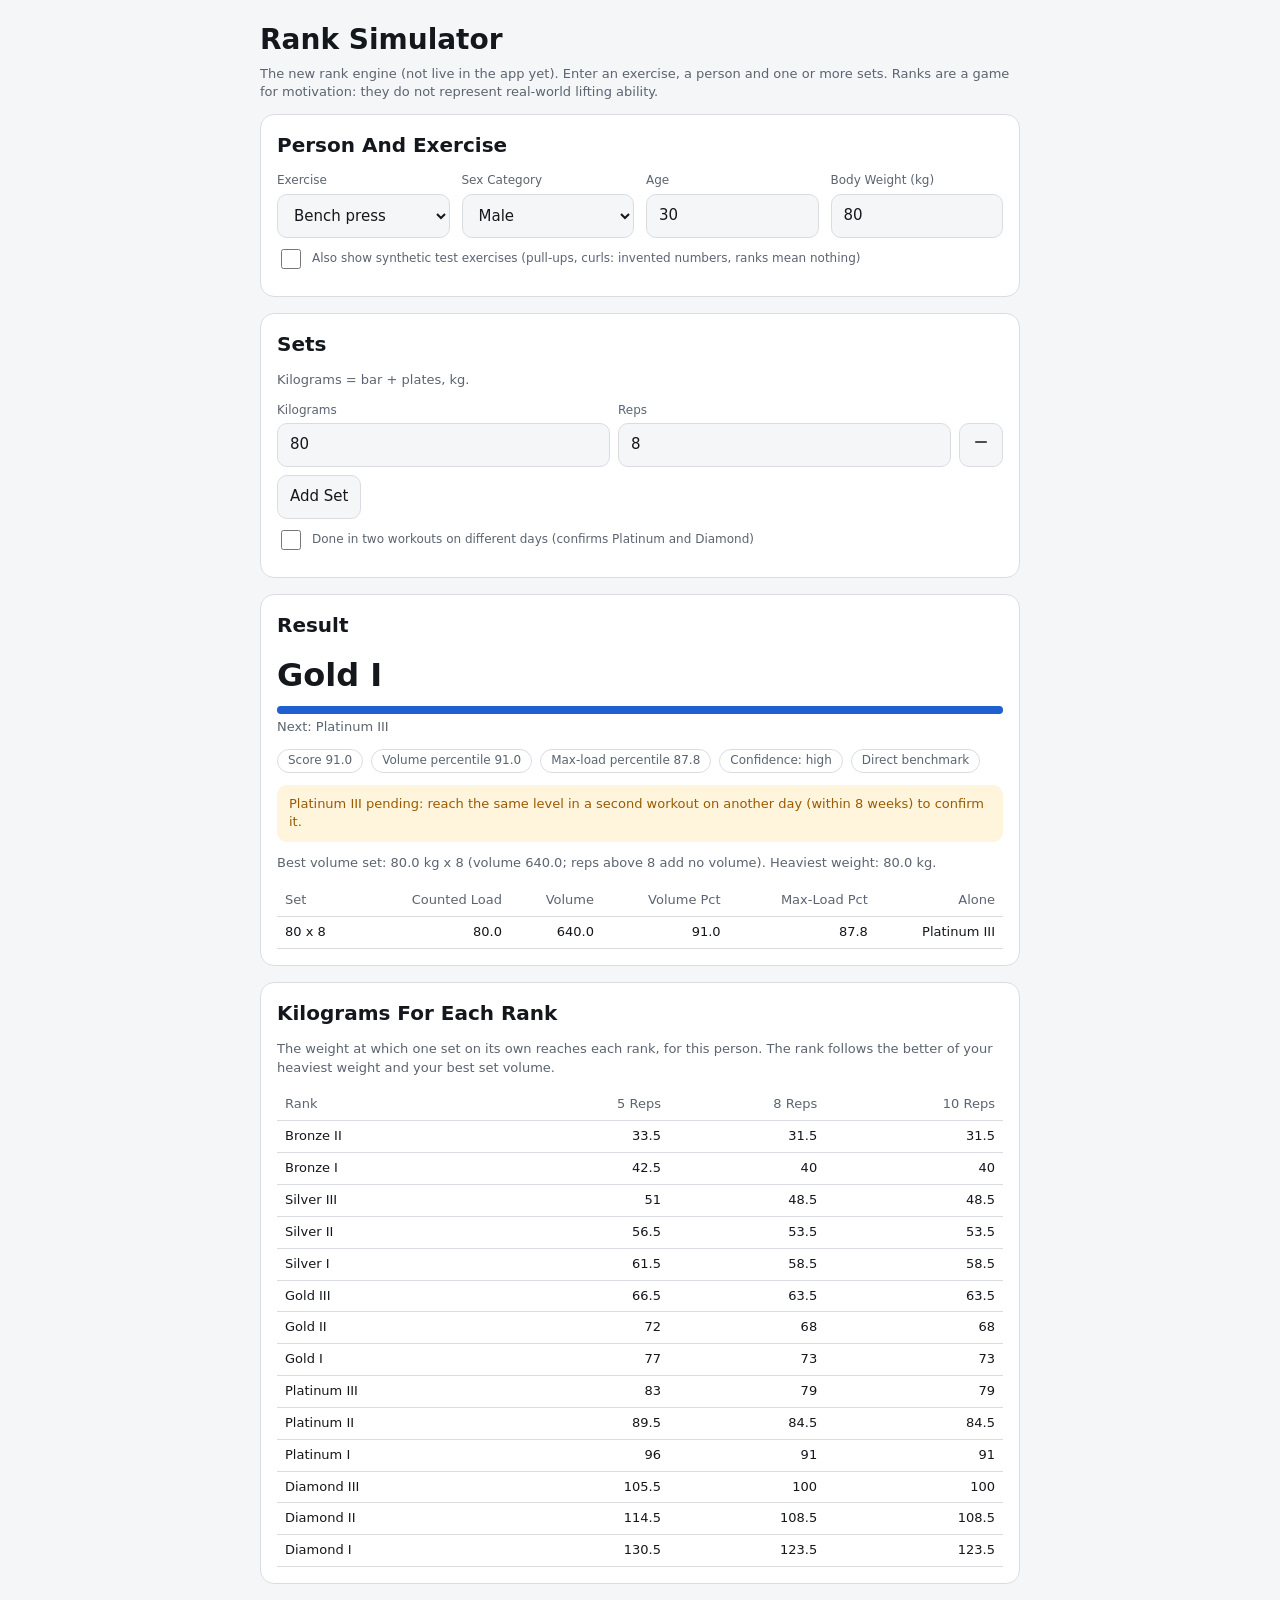
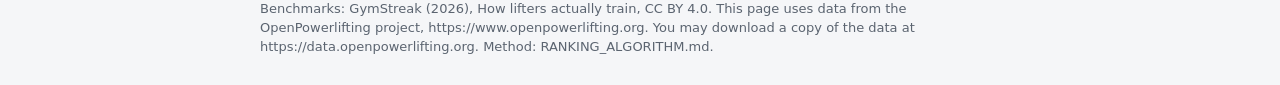
<file: docs/rank-simulator.html>
<!doctype html>
<html lang="en">
<head>
<meta charset="utf-8">
<meta name="viewport" content="width=device-width, initial-scale=1">
<title>Rank Simulator</title>
<style>
  :root { --bg: #f5f6f8; --card: #fff; --ink: #14171c; --mut: #5b6470; --line: #d9dde3; --acc: #1f5fd0; --warn: #9a5b00; --warnbg: #fff4dc; }
  @media (prefers-color-scheme: dark) { :root { --bg: #0f1216; --card: #191d23; --ink: #eef1f5; --mut: #a3acb8; --line: #2c333c; --acc: #7fb0ff; --warn: #ffcf7a; --warnbg: #3a2c10; } }
  * { box-sizing: border-box; }
  body { margin: 0; padding: 16px; background: var(--bg); color: var(--ink); font: 15px/1.45 Inter, system-ui, -apple-system, Segoe UI, Roboto, sans-serif; }
  main { max-width: 760px; margin: 0 auto; }
  h1 { font-size: 28px; margin: 4px 0 4px; } h2 { font-size: 20px; margin: 0 0 12px; }
  p { margin: 0 0 12px; } .mut { color: var(--mut); font-size: 13px; }
  section { background: var(--card); border: 1px solid var(--line); border-radius: 14px; padding: 16px; margin: 0 0 16px; }
  .grid { display: grid; grid-template-columns: repeat(auto-fit, minmax(140px, 1fr)); gap: 12px; }
  label { display: block; font-size: 12px; color: var(--mut); margin: 0 0 4px; }
  input, select, button { font: inherit; color: var(--ink); background: var(--bg); border: 1px solid var(--line); border-radius: 10px; padding: 10px 12px; width: 100%; min-height: 44px; }
  button { cursor: pointer; font-weight: 500; width: auto; } button.pri { background: var(--acc); color: var(--card); border-color: var(--acc); }
  .sets .row { display: grid; grid-template-columns: 1fr 1fr 44px; gap: 8px; margin: 0 0 8px; }
  .sets .row button { padding: 0; width: 44px; }
  .chk { display: flex; gap: 8px; align-items: center; margin: 8px 0; } .chk input { width: 20px; min-height: 20px; height: 20px; }
  .rank { font-size: 32px; font-weight: 700; margin: 0 0 4px; }
  .tags { display: flex; flex-wrap: wrap; gap: 8px; margin: 8px 0 12px; } .tag { border: 1px solid var(--line); border-radius: 999px; padding: 2px 10px; font-size: 12px; color: var(--mut); }
  .warn { background: var(--warnbg); color: var(--warn); border-radius: 10px; padding: 10px 12px; margin: 0 0 12px; font-size: 13px; }
  .tw { overflow-x: auto; } table { border-collapse: collapse; width: 100%; font-size: 13px; }
  th, td { text-align: right; padding: 6px 8px; border-bottom: 1px solid var(--line); white-space: nowrap; } th:first-child, td:first-child { text-align: left; }
  th { color: var(--mut); font-weight: 500; }
  .bar { height: 8px; background: var(--line); border-radius: 999px; overflow: hidden; margin: 8px 0 4px; } .bar i { display: block; height: 100%; background: var(--acc); transform-origin: left; }
</style>
</head>
<body>
<main>
  <h1>Rank Simulator</h1>
  <p class="mut">The new rank engine (not live in the app yet). Enter an exercise, a person and one or more sets. Ranks are a game for motivation: they do not represent real-world lifting ability.</p>

  <section>
    <h2>Person And Exercise</h2>
    <div class="grid">
      <div><label for="ex">Exercise</label><select id="ex"></select></div>
      <div><label for="sex">Sex Category</label><select id="sex"><option value="m">Male</option><option value="f">Female</option></select></div>
      <div><label for="age">Age</label><input id="age" type="number" inputmode="numeric" min="18" max="90" value="30"></div>
      <div><label for="bw">Body Weight (kg)</label><input id="bw" type="number" inputmode="decimal" min="35" max="250" step="0.1" value="80"></div>
    </div>
    <div class="chk"><input id="syn" type="checkbox"><label for="syn" style="margin:0">Also show synthetic test exercises (pull-ups, curls: invented numbers, ranks mean nothing)</label></div>
  </section>

  <section>
    <h2>Sets</h2>
    <p class="mut" id="unit"></p>
    <div class="sets" id="sets"></div>
    <button type="button" id="add">Add Set</button>
    <div class="chk"><input id="twice" type="checkbox"><label for="twice" style="margin:0">Done in two workouts on different days (confirms Platinum and Diamond)</label></div>
  </section>

  <section id="out" aria-live="polite"></section>
  <section><h2>Kilograms For Each Rank</h2><p class="mut" id="needNote"></p><div class="tw" id="need"></div></section>
  <p class="mut">Benchmarks: GymStreak (2026), How lifters actually train, CC BY 4.0. This page uses data from the OpenPowerlifting project, https://www.openpowerlifting.org. You may download a copy of the data at https://data.openpowerlifting.org. Method: RANKING_ALGORITHM.md.</p>
</main>
<script src="../js/data/rank-bench.js"></script>
<script src="../js/rank-engine.js"></script>
<script>
(() => {
  const $ = id => document.getElementById(id), esc = s => String(s).replace(/[&<>"]/g, c => ({ '&': '&amp;', '<': '&lt;', '>': '&gt;', '"': '&quot;' }[c]));
  const f1 = x => (Math.round(x * 10) / 10).toFixed(1), half = x => String(Math.ceil(x * 2 - 1e-9) / 2);
  let eng = RankEngine.create(RANK_BENCH), synDb = null, sets = [{ w: 80, reps: 8 }];
  const names = () => { const d = eng.db, o = {}; Object.values(d.exercises).forEach(e => { o[e.id] = e.name; });
    Object.entries(d.variants).forEach(([id, v]) => { o[id] = id.replace(/_/g, ' ').replace(/^./, c => c.toUpperCase()) + ' (estimate from ' + d.exercises[v.anchor].name + ')'; }); return o; };
  function fillEx(){ const cur = $('ex').value, n = names(); $('ex').innerHTML = Object.entries(n).map(([id, name]) => `<option value="${esc(id)}">${esc(name)}</option>`).join(''); if(n[cur]) $('ex').value = cur; }
  function drawSets(){ $('sets').innerHTML = sets.map((s, i) => `<div class="row"><div><label for="w${i}">Kilograms</label><input id="w${i}" data-i="${i}" data-k="w" type="number" inputmode="decimal" step="0.5" value="${s.w}"></div>
    <div><label for="r${i}">Reps</label><input id="r${i}" data-i="${i}" data-k="reps" type="number" inputmode="numeric" min="1" max="50" value="${s.reps}"></div>
    <div><label>&nbsp;</label><button type="button" data-del="${i}" aria-label="Remove set ${i + 1}"><svg width="18" height="18" viewBox="0 0 24 24" fill="none" stroke="currentColor" stroke-width="2" stroke-linecap="round" aria-hidden="true"><path d="M5 12h14"/></svg></button></div></div>`).join(''); }
  function run(){ const ex = $('ex').value, body = { sex: $('sex').value, age: +$('age').value || undefined, bw: +$('bw').value };
    const d = eng.db, v = d.variants[ex], base = d.exercises[v ? v.anchor : ex], lt = (v && v.loadType) || base.loadType;
    $('unit').textContent = lt === 'bodyweight' ? 'Kilograms = weight added to your body (0 for body weight only).' : lt === 'assisted' ? 'Kilograms = assistance from the machine (taken off your body weight).' : 'Kilograms = ' + base.unit + '.';
    if(!(body.bw > 30)){ $('out').innerHTML = '<h2>Result</h2><p>Enter a body weight.</p>'; return; }
    const ok = sets.filter(s => +s.w === +s.w && +s.reps >= 1), ses = [{ day: 0, bw: body.bw, sets: ok }]; if($('twice').checked) ses.push({ day: 7, bw: body.bw, sets: ok });
    const r = eng.evaluate(ex, body, ses, ses.length > 1 ? 7 : 0), syn = d.synthetic && !RANK_BENCH.exercises[v ? v.anchor : ex];
    let h = '<h2>Result</h2>';
    if(syn) h += '<div class="warn">Synthetic test benchmark: invented numbers, not data. This rank means nothing.</div>';
    if(!r.ranked) h += `<p class="rank">No Rank</p><p>${esc(r.none ? 'Enter at least one set with a weight and reps.' : 'Reason: ' + r.reason + '.')}</p>`;
    else { h += `<p class="rank">${esc(r.name)}</p>`;
      h += `<div class="bar"><i style="transform:scaleX(${r.frac.toFixed(3)})"></i></div><p class="mut">${r.next ? (r.pending || r.capped ? 'Next: ' + esc(r.next.name) : esc(half(Math.max(0.5, r.next.kg))) + ' kg more on your best sets for ' + esc(r.next.name)) : 'Top rank'}</p>`;
      h += '<div class="tags">' + [`Score ${f1(r.score)}`, `Volume percentile ${f1(r.pctVolume)}`, `Max-load percentile ${f1(r.pctLoad)}`, `Confidence: ${r.confidence}`, r.estimate ? 'Estimate, based on ' + d.exercises[r.estimate].name : 'Direct benchmark'].map(x => `<span class="tag">${esc(x)}</span>`).join('') + '</div>';
      if(r.pending) h += `<div class="warn">${esc(r.pending.name)} pending: reach the same level in a second workout on another day (within 8 weeks) to confirm it.</div>`;
      h += `<p class="mut">Best volume set: ${esc(f1(r.bestVolume.w))} kg x ${r.bestVolume.reps} (volume ${esc(f1(r.bestVolume.volume))}; reps above ${eng.model(ex, body.sex).m.repCap} add no volume). Heaviest weight: ${esc(f1(r.bestLoad.w))} kg.</p>`; }
    if(r.checks && r.checks.length) h += `<div class="warn">Check this set: ${r.checks.map(c => esc(c.w + ' kg x ' + c.reps)).join(', ')} is far above what the benchmark data says anyone lifts, so it is ignored until confirmed.</div>`;
    if(r.ranked || r.none){ h += '<div class="tw"><table><tr><th>Set</th><th>Counted Load</th><th>Volume</th><th>Volume Pct</th><th>Max-Load Pct</th><th>Alone</th></tr>' + ok.map(s => { const o = eng.scoreSet(ex, body, s);
        return o.ranked ? `<tr><td>${esc(s.w)} x ${esc(s.reps)}</td><td>${f1(o.load)}</td><td>${f1(o.volume)}</td><td>${f1(o.pctVolume)}</td><td>${f1(o.pctLoad)}</td><td>${esc(o.name)}${o.check ? ' (check)' : ''}</td></tr>` : ''; }).join('') + '</table></div>'; }
    $('out').innerHTML = h;
    const reps = [5, 8, 10], mo = eng.model(ex, body.sex);
    $('needNote').textContent = mo.none ? '' : 'The weight at which one set on its own reaches each rank, for this person. The rank follows the better of your heaviest weight and your best set volume.';
    $('need').innerHTML = mo.none ? '<p>No benchmark for this exercise and sex.</p>' : '<table><tr><th>Rank</th>' + reps.map(n => `<th>${n} Reps</th>`).join('') + '</tr>' + d.ranks.slice(1).map(l => `<tr><td>${esc(l.name)}</td>${reps.map(n => { const w = eng.need(ex, body, l.n, n); return `<td>${w == null ? 'n/a' : esc(half(w))}</td>`; }).join('')}</tr>`).join('') + '</table>'; }
  $('sets').addEventListener('input', e => { const i = e.target.dataset.i; if(i == null) return; sets[+i][e.target.dataset.k] = e.target.value === '' ? NaN : +e.target.value; run(); });
  $('sets').addEventListener('click', e => { const b = e.target.closest('[data-del]'); if(!b) return; sets.splice(+b.dataset.del, 1); if(!sets.length) sets.push({ w: 0, reps: 1 }); drawSets(); run(); });
  $('add').addEventListener('click', () => { const l = sets[sets.length - 1]; sets.push({ w: l.w, reps: l.reps }); drawSets(); run(); });
  ['ex', 'sex', 'age', 'bw', 'twice'].forEach(id => $(id).addEventListener('input', run));
  $('syn').addEventListener('change', async () => { if($('syn').checked && !synDb){ try { synDb = await (await fetch('../data/rank/synthetic-test.json')).json(); } catch(e){ $('syn').checked = false; $('unit').textContent = 'The synthetic test file could not be loaded.'; return; } }
    const d = JSON.parse(JSON.stringify(RANK_BENCH)); if($('syn').checked){ Object.assign(d.exercises, synDb.exercises); Object.assign(d.variants, synDb.variants); d.synthetic = true; }
    eng = RankEngine.create(d); fillEx(); run(); });
  fillEx(); drawSets(); run();
})();
</script>
</body>
</html>
</file>
<file: css/base.css>
:root{
  --bg:#0f1113; --panel:#171a1d; --panel2:#1f2327; --line:#2a2f34;
  --text:#eef1f3; --muted:#8b949c; --accent:#c6f432; --accent-ink:#0f1113;
  --p:#5ab0ff; --c:#ffb547; --f:#ff6b8b; --danger:#ff5c5c; --r:14px;
}
*{box-sizing:border-box}
/* 0.7.9.1: no scroll bars anywhere (pages, windows, lists, chat, pickers): it should feel like an app. Scrolling and momentum still work */
html,*{scrollbar-width:none} *::-webkit-scrollbar{display:none;width:0;height:0}
html,body{margin:0;background:var(--bg);color:var(--text);font:15px/1.4 system-ui,-apple-system,"Segoe UI",Roboto,sans-serif;-webkit-tap-highlight-color:transparent}
body{padding:env(safe-area-inset-top) 0 calc(96px + env(safe-area-inset-bottom))}
button{font-family:inherit}
.wrap{max-width:640px;margin:0 auto;padding:0 var(--s4)}
header{display:flex;align-items:center;justify-content:space-between;gap:10px;padding:18px 0 var(--s2)}
header .left{display:flex;align-items:center;gap:var(--s2);min-width:0}
h1{font-size:22px;margin:0;letter-spacing:-.3px;white-space:nowrap;overflow:hidden;text-overflow:ellipsis} h1 span{color:var(--t-accent-ink,var(--t-accent))}
.iconbtn{background:var(--panel);border:1px solid var(--line);color:var(--text);border-radius:12px;width:42px;height:42px;font-size:19px;cursor:pointer;flex:0 0 42px}
.page.hide{display:none}
/* home */
.hello{color:var(--muted);margin:2px 0 18px}
.tiles{display:grid;grid-template-columns:1fr 1fr;gap:var(--s3)}
.tile{position:relative;display:flex;flex-direction:column;justify-content:space-between;gap:18px;min-height:150px;padding:var(--s4);border-radius:20px;border:1px solid var(--line);background:var(--panel);color:var(--text);text-align:left;cursor:pointer}
.tile:active{transform:scale(.98)}
.tile .e{font-size:36px;line-height:1}
.tile b{display:block;font-size:17px}
.tile small{display:block;color:var(--muted);font-size:13px;margin-top:2px}
.tile.big{grid-column:1/-1;min-height:120px;flex-direction:row;align-items:center;background:var(--accent);color:var(--accent-ink);border-color:var(--accent)}
.tile.big small{color:#3c4a12}
.tile.big .e{font-size:44px}
.tile.soon{opacity:.55}
.tile .badge{position:absolute;top:12px;right:12px;font-size:11px;border:1px solid var(--line);border-radius:999px;padding:2px var(--s2);color:var(--muted)}
/* tabs + list */
.search{width:100%;padding:var(--s3) 14px;border-radius:12px;border:1px solid var(--line);background:var(--panel);color:var(--text);font-size:16px;margin:var(--s1) 0 10px}
.chips{display:flex;gap:var(--s2);overflow-x:auto;padding-bottom:var(--s1);margin:0 -16px;padding-left:var(--s4);padding-right:var(--s4);scrollbar-width:none}
.chips::-webkit-scrollbar{display:none}
.fchip{flex:0 0 auto;border:1px solid var(--line);background:var(--panel);color:var(--muted);border-radius:999px;padding:7px var(--s3);font-size:14px;cursor:pointer;white-space:nowrap}
.fchip.on{background:var(--text);color:var(--bg);border-color:var(--text);font-weight:600}
.bar{display:flex;justify-content:space-between;align-items:center;color:var(--muted);font-size:13px;margin:10px 2px}
/* 0.7.4.0.5: text buttons do real things (Sort, Undo, Clear Bought…) so they read as tappable: accent ink, medium weight, 44 px tap height */
.linkbtn{display:inline-flex;align-items:center;justify-content:center;gap:6px;min-height:44px;padding:0 var(--s2);background:none;border:0;color:var(--t-accent-ink,var(--t-accent));font-family:inherit;font-size:15px;font-weight:var(--w-med,500);cursor:pointer;-webkit-tap-highlight-color:transparent}
.linkbtn b{color:var(--text)}
.list{display:flex;flex-direction:column;gap:10px}
.card{display:flex;gap:var(--s3);background:var(--panel);border:1px solid var(--line);border-radius:var(--r);padding:var(--s3) 14px;cursor:pointer}
.card:active{background:var(--panel2)}
.ficon{font-size:30px;width:44px;height:44px;flex:0 0 44px;display:grid;place-items:center;background:var(--panel2);border-radius:12px}
.ficon.none{font-size:20px;color:var(--muted)}
.body{flex:1;min-width:0}
.row{display:flex;justify-content:space-between;align-items:baseline;gap:10px}
.brand{color:var(--muted);font-size:12px;text-transform:uppercase;letter-spacing:.6px;white-space:nowrap;overflow:hidden;text-overflow:ellipsis}
.name{font-weight:600;font-size:16px;margin-top:1px;overflow:hidden;text-overflow:ellipsis}
.kcal{font-weight:700;font-size:17px;white-space:nowrap} .kcal small{color:var(--muted);font-weight:400;font-size:12px}
.macros{display:flex;gap:var(--s3);margin-top:6px;font-size:14px}
.m b{font-weight:700} .m.p b{color:var(--p)} .m.c b{color:var(--c)} .m.f b{color:var(--f)}
.chip{font-size:11px;padding:2px var(--s2);border-radius:999px;border:1px solid var(--line);color:var(--muted);white-space:nowrap}
.chip.raw{color:var(--c);border-color:#5a4520} .chip.cooked{color:var(--p);border-color:#1f4060} .chip.ok{color:var(--t-accent-ink,var(--t-accent));border-color:#4a5a1a}
.empty{text-align:center;color:var(--muted);padding:44px var(--s5);border:1px dashed var(--line);border-radius:var(--r)}
.empty b{color:var(--text);display:block;font-size:17px;margin-bottom:6px}
.fab{position:fixed;left:50%;transform:translateX(-50%);bottom:calc(18px + env(safe-area-inset-bottom));background:var(--accent);color:var(--accent-ink);border:0;border-radius:999px;padding:var(--s4) 28px;font-size:17px;font-weight:700;box-shadow:0 0 28px 2px color-mix(in srgb,var(--t-accent) 30%,transparent);cursor:pointer;z-index:5;white-space:nowrap}
/* sheets */
.overlay{position:fixed;inset:0;background:rgba(0,0,0,.6);display:none;z-index:10;align-items:flex-end;justify-content:center}
.overlay.open{display:flex}
.sheet{background:var(--panel);width:100%;max-width:640px;max-height:92vh;overflow:auto;border-radius:20px 20px 0 0;padding:18px 16px calc(20px + env(safe-area-inset-bottom));border-top:1px solid var(--line)}
.sheet.tall{height:92vh}
@media(min-width:700px){.overlay{align-items:center}.sheet{border-radius:20px;border:1px solid var(--line)}}
.sheet h2{margin:0 0 var(--s1);font-size:19px}
.sheet h3{margin:18px 0 6px;font-size:15px}
.sub{color:var(--muted);font-size:13px;margin:0 0 14px}
.opt{display:flex;align-items:center;gap:14px;width:100%;text-align:left;background:var(--panel2);border:1px solid var(--line);color:var(--text);border-radius:var(--r);padding:14px;margin-bottom:10px;cursor:pointer;font-size:15px}
.opt .ic{font-size:24px;width:32px;text-align:center} .opt small{display:block;color:var(--muted);font-size:12px;margin-top:2px}
label{display:block;font-size:12px;color:var(--muted);margin:var(--s3) 0 var(--s1);text-transform:uppercase;letter-spacing:.5px}
input,select,textarea{width:100%;padding:11px var(--s3);border-radius:10px;border:1px solid var(--line);background:var(--bg);color:var(--text);font-size:16px;font-family:inherit}
input:focus,select:focus,textarea:focus{outline:2px solid var(--accent);outline-offset:-1px}
input:disabled{opacity:.4}
.grid{display:grid;grid-template-columns:1fr 1fr;gap:0 10px}
.grid4{display:grid;grid-template-columns:repeat(4,1fr);gap:0 var(--s2)}
.hint{font-size:12px;color:var(--muted);margin-top:6px} .hint.warn{color:var(--c)} .hint.click{cursor:pointer;text-decoration:underline dotted}
.typebtn{display:flex;align-items:center;gap:var(--s3);width:100%;padding:10px var(--s3);border-radius:12px;border:1px solid var(--line);background:var(--bg);color:var(--text);cursor:pointer;text-align:left;font-size:15px}
.typebtn small{display:block;color:var(--muted);font-size:12px}
.typebtn.missing{border-color:var(--c)}
.brandrow{display:flex;gap:var(--s2);align-items:center}
.toggle{flex:0 0 auto;padding:10px var(--s3);border-radius:10px;border:1px solid var(--line);background:var(--bg);color:var(--muted);font-size:13px;cursor:pointer;white-space:nowrap}
.toggle.on{background:var(--text);color:var(--bg);font-weight:600}
.packs{display:flex;flex-wrap:wrap;gap:var(--s2);margin-top:6px}
.pack{display:flex;align-items:center;gap:var(--s1);border:1px solid var(--line);border-radius:999px;padding:var(--s1) var(--s1) var(--s1) 10px;font-size:14px;background:var(--bg)}
.pack.usual{border-color:var(--accent)}
.pack button{background:none;border:0;color:var(--muted);font-size:15px;cursor:pointer;padding:2px 6px;border-radius:999px}
.pack.usual .star{color:var(--t-accent-ink,var(--t-accent))}
.preview{font-size:13px;color:var(--muted);margin-top:var(--s2);padding:var(--s2) 10px;background:var(--panel2);border-radius:10px;display:none}
.preview.show{display:block} .preview b{color:var(--text)}
.actions{display:flex;gap:10px;margin-top:18px;flex-wrap:wrap}
.btn{flex:1;padding:13px;border-radius:12px;border:1px solid var(--line);background:var(--panel2);color:var(--text);font-size:15px;font-weight:600;cursor:pointer;white-space:nowrap}
.btn.primary{background:var(--accent);color:var(--accent-ink);border-color:var(--accent)}
.btn.small{flex:0 0 auto;padding:11px 14px}
.btn.danger{color:var(--danger)}
.btn:disabled{opacity:.45;cursor:default}
/* picker */
.pgrid{display:grid;grid-template-columns:repeat(auto-fill,minmax(92px,1fr));gap:var(--s2)}
.pitem{display:flex;flex-direction:column;align-items:center;gap:var(--s1);padding:10px var(--s1);border-radius:12px;border:1px solid var(--line);background:var(--bg);color:var(--text);cursor:pointer;font-size:12px;text-align:center}
.pitem .e{font-size:28px;line-height:1}
.pitem.on{border-color:var(--accent);background:#1d2410}
/* scanner */
.cam{position:relative;width:100%;aspect-ratio:4/3;border-radius:var(--r);overflow:hidden;background:#000}
.cam video{width:100%;height:100%;object-fit:cover;display:block}
.cam .frame{position:absolute;left:10%;right:10%;top:32%;bottom:32%;border:2px solid var(--accent);border-radius:12px;box-shadow:0 0 0 999px rgba(0,0,0,.35)}
.cam .line{position:absolute;left:12%;right:12%;top:50%;height:2px;background:color-mix(in srgb,var(--t-accent) 80%,transparent);animation:sweep 1.6s ease-in-out infinite}
@keyframes sweep{0%,100%{transform:translateY(-28px)}50%{transform:translateY(28px)}}
.cam .torch{position:absolute;right:10px;bottom:10px;background:rgba(0,0,0,.55);border:1px solid rgba(255,255,255,.25);color:#fff;border-radius:999px;padding:var(--s2) var(--s3);font-size:14px;cursor:pointer}
.cam .torch.on{background:var(--accent);color:var(--accent-ink)}
.status{margin:10px 0;padding:10px var(--s3);border-radius:10px;background:var(--panel2);font-size:14px;display:none}
.status.show{display:block} .status.err{color:var(--danger)}
/* cook */
.irow{display:flex;gap:var(--s2);align-items:center;margin-bottom:var(--s2)}
.ipick{flex:1;min-width:0;display:flex;align-items:center;gap:var(--s2);text-align:left;padding:10px var(--s3);border-radius:10px;border:1px solid var(--line);background:var(--bg);color:var(--text);font-size:15px;cursor:pointer}
.ipick span{overflow:hidden;text-overflow:ellipsis;white-space:nowrap}
.ipick.unset{border-color:var(--c);color:var(--c)}
.ipick small{display:block;color:var(--muted);font-size:11px}
.igr{flex:0 0 92px;position:relative}
.igr input{padding-right:26px;text-align:right}
.igr i{position:absolute;right:9px;top:50%;transform:translateY(-50%);color:var(--muted);font-style:normal;font-size:13px}
.irm{flex:0 0 auto;background:none;border:0;color:var(--muted);font-size:18px;cursor:pointer;padding:6px}
.totals{display:flex;justify-content:space-between;gap:var(--s2);padding:10px var(--s3);border-radius:12px;background:var(--panel2);font-size:14px;margin-top:var(--s1)}
.totals b{font-weight:700}
.recipe{background:var(--panel2);border-radius:var(--r);padding:var(--s3) 14px;margin-top:var(--s2)}
.recipe ol{margin:6px 0 0;padding-left:var(--s5)} .recipe li{margin:6px 0}
.recipe ul{margin:6px 0 0;padding-left:18px;color:var(--muted)} .recipe ul li{margin:3px 0}
.rmeta{color:var(--muted);font-size:13px}
.sres{display:flex;flex-direction:column;gap:6px}
.sgroup{font-size:12px;color:var(--muted);text-transform:uppercase;letter-spacing:.5px;margin:14px 0 var(--s1)}
.sitem{display:flex;align-items:center;gap:10px;width:100%;text-align:left;padding:10px var(--s3);border-radius:12px;border:1px solid var(--line);background:var(--bg);color:var(--text);cursor:pointer}
.sitem .e{font-size:24px;width:30px;text-align:center}
.sitem .t{flex:1;min-width:0} .sitem .t b{display:block;font-weight:600;overflow:hidden;text-overflow:ellipsis;white-space:nowrap}
.sitem small{color:var(--muted);font-size:12px}
.check{display:flex;align-items:center;gap:10px;margin-top:var(--s3);font-size:14px;color:var(--muted);text-transform:none;letter-spacing:0}
.check input{width:20px;height:20px;accent-color:var(--accent)}
.statrow{display:grid;grid-template-columns:repeat(4,1fr);gap:var(--s2);margin-top:10px;text-align:center}
.statrow div{background:var(--panel2);border-radius:12px;padding:10px var(--s1)}
.statrow b{display:block;font-size:17px} .statrow small{color:var(--muted);font-size:11px}
/* language */
.langpick{display:flex;flex-direction:column;gap:var(--s3);margin-top:var(--s4)}
.langpick button{padding:18px;border-radius:16px;border:1px solid var(--line);background:var(--panel2);color:var(--text);font-size:18px;font-weight:700;cursor:pointer;display:flex;align-items:center;gap:var(--s3)}
.toast{position:fixed;left:50%;bottom:calc(92px + env(safe-area-inset-bottom));transform:translateX(-50%);background:var(--text);color:var(--bg);padding:10px var(--s4);border-radius:999px;font-size:14px;font-weight:600;opacity:0;transition:opacity .2s;pointer-events:none;z-index:99999;display:flex;gap:14px;align-items:center;white-space:nowrap}
.toast.show{opacity:1;pointer-events:auto}
.toast button{background:none;border:0;color:var(--t-toast-act,#3d6b00);font-weight:800;font-size:14px;cursor:pointer;padding:0}
.src{font-size:11px;color:var(--muted);margin-top:var(--s2)}
hr{border:0;border-top:1px solid var(--line);margin:18px 0}
.hide{display:none!important}
.ver{color:var(--muted);font-size:12px;text-align:center;margin-top:14px}
/* v1.4 */
:root{ --orange:#ff8a2a; --ok:#59d38c; }
.tile.wide{grid-column:1/-1;min-height:96px;flex-direction:row;align-items:center;justify-content:flex-start}
.tile.wide .e{font-size:34px}
textarea.big{min-height:180px;font-size:16px;line-height:1.45}
.parsed li.miss{color:var(--c)}
.slots{display:flex;flex-wrap:wrap;gap:6px;margin-top:var(--s2)}
.slot{border:1px solid var(--line);background:var(--bg);color:var(--muted);border-radius:999px;padding:6px 10px;font-size:13px;cursor:pointer}
.slot.taken{background:#123622;border-color:var(--ok);color:var(--ok);font-weight:600}
.tchips{display:flex;flex-wrap:wrap;gap:6px}
.tchips button{border:1px solid var(--line);background:var(--bg);color:var(--muted);border-radius:999px;padding:var(--s2) var(--s3);font-size:14px;cursor:pointer}
.tchips button.on{background:var(--accent);color:var(--accent-ink);border-color:var(--accent);font-weight:700}
.progress{height:8px;background:var(--panel2);border-radius:999px;overflow:hidden;margin:var(--s1) 0 var(--s3)}
.progress i{display:block;height:100%;background:var(--ok);border-radius:999px;transition:width .3s}
.tag{font-size:11px;color:var(--muted);border:1px dashed var(--line);border-radius:999px;padding:2px var(--s2);white-space:nowrap}
/* 0.5.3 */
:root{ --kc:#c6f432; --fi:#59d38c; --na:#b388ff; --kk:#4dd0e1; }
#pgToday [data-home]{display:none}
.minirec{display:flex;flex-direction:column;align-items:center;gap:var(--s1);border:1px solid var(--line);background:var(--panel);border-radius:20px;padding:10px 6px;color:var(--muted);cursor:pointer}
.minirec small{font-size:12px}
.dblocks{color:var(--muted);font-size:13px;text-align:center;margin:-4px 0 10px}
.daycard{background:var(--panel);border:1px solid var(--line);border-radius:14px;padding:10px var(--s3);margin-bottom:var(--s2)}
.daycard.today{border-color:var(--accent)}
.dch{display:flex;gap:var(--s2);align-items:baseline;margin-bottom:6px} .dch b{font-size:15px} .dch small{color:var(--muted)} .dch .chip{margin-left:auto}
.dcrow{display:flex;gap:6px;align-items:center;margin-top:6px} .dcrow select{flex:1} .dcrow .wptime{flex:0 0 104px} .dcl{width:22px;text-align:center}
.wrapchips{display:flex;flex-wrap:wrap;gap:var(--s2);margin-top:var(--s3)}
.bigopt{padding:18px var(--s4)} .bigopt b{font-size:17px}
.hchip i{display:inline-block;width:9px;height:9px;border-radius:50%;background:var(--hc);margin-right:6px}
.eqchip{display:inline-flex;align-items:center;gap:5px}
.eqhead{display:flex;align-items:center;gap:6px;font-weight:800;font-size:14px;margin:14px 0 var(--s2)}
.extile{border-left:4px solid var(--eq)!important}
.rc{flex:0 0 auto;padding:var(--s2) 9px;border-radius:9px;border:1px solid #6b3f12;background:#2a1a08;color:var(--orange);font-size:12px;font-weight:700;cursor:pointer}
.rc.ck{border-color:#1f4060;background:#0e1d2c;color:var(--p)}
.ipick.vague{border-color:#6b3f12} .ipick small{display:block;font-size:11px;color:var(--orange)}
.kcal{color:var(--t-text,var(--text))} .m.fi b{color:var(--fi)} .m.kc b{color:var(--t-text,var(--text))}   /* Refinements #4: kcal numbers are plain black / white everywhere */
.mrow.fi .mbar i{background:var(--fi)} .mrow:not(.p):not(.c):not(.f):not(.fi) .mbar i{background:var(--kc)}
.elec{margin-top:10px;padding-top:var(--s2);border-top:1px dashed var(--line);cursor:pointer}
.macroline{display:flex;gap:var(--s3);align-items:baseline;flex-wrap:wrap;margin:6px 0 10px;font-size:15px}
/* v1.7 */
.exc.ended{opacity:.8;border-style:dashed} .exc .mini{border:1px solid var(--line);background:var(--panel2);color:var(--text);border-radius:9px;padding:6px 10px;cursor:pointer}
.extile{position:relative;display:flex;flex-direction:column;align-items:center;gap:6px;padding:var(--s3) 6px 10px;border-radius:14px;border:1px solid var(--line);background:var(--bg);color:var(--text);cursor:pointer;text-align:center}
.extile b{font-size:12.5px;line-height:1.25} .extile small{font-size:11px;color:var(--muted)}
.extile .iinfo{position:absolute;top:4px;right:6px;color:var(--muted);font-size:14px;padding:2px var(--s1)}
.bodymap{display:flex;justify-content:center;background:var(--bg);border-radius:16px;padding:var(--s2)}
.legend{display:flex;gap:14px;justify-content:center;font-size:12px;color:var(--muted);margin:var(--s2) 0}
.legend i{display:inline-block;width:10px;height:10px;border-radius:3px;margin-right:5px;vertical-align:-1px}
.nxrow{margin-bottom:14px} .nxrow>b{font-size:15px}
.feed li.prv{font-size:16px;color:var(--t-warm)}
.stock{position:absolute;top:-8px;right:12px;font-size:11px;font-weight:700;padding:2px var(--s2);border-radius:999px;background:#12261a;border:1px solid #2a5a3a;color:var(--ok);white-space:nowrap}
.stock.warn{background:#2a1a08;border-color:#6b3f12;color:var(--orange)}
/* v1.6 */
.bigstart{width:100%;font-size:17px;padding:var(--s4)}
.session{padding-bottom:0}
.exc{background:var(--bg);border:1px solid var(--line);border-radius:var(--r);padding:var(--s3);margin-bottom:var(--s3)}
.setrow input{padding:9px var(--s2);text-align:center;font-size:16px}
.setrow.done{background:#12261a} .setrow.done input{border-color:#2a5a3a}
.statgrid{display:grid;grid-template-columns:repeat(2,1fr);gap:var(--s2);margin:10px 0}
.statgrid div{background:var(--panel2);border-radius:12px;padding:var(--s3);text-align:center} .statgrid b{display:block;font-size:22px} .statgrid small{color:var(--muted)}
.prog{display:grid;grid-template-columns:1fr 90px 64px;gap:var(--s2);align-items:center;padding:10px var(--s3);background:var(--panel);border:1px solid var(--line);border-radius:12px;margin-bottom:var(--s2);font-size:14px}
.prog small{display:block;color:var(--muted);font-size:12px}
.pct{font-weight:800;text-align:right} .pct.up{color:var(--ok)} .pct.down{color:var(--danger)} .pct.flat{color:var(--muted)}
.feed li{margin:6px 0} .feed .ok{color:var(--ok)}
.burst{position:fixed;inset:0;pointer-events:none;z-index:99997;overflow:hidden}
.burst span{position:absolute;font-size:28px;animation:fly 1.2s ease-out forwards}
@keyframes fly{0%{transform:translate(0,0) scale(.6);opacity:1}100%{transform:translate(var(--dx),var(--dy)) scale(1.3) rotate(var(--rot));opacity:0}}
/* v1.5 */
.mbar{display:block;height:6px;background:var(--panel2);border-radius:999px;overflow:hidden}
.mbar i{display:block;height:100%;width:0;background:var(--accent);border-radius:999px;transition:width .3s}
.tile.big .mbar{background:rgba(0,0,0,.15)}
.daynav{display:flex;align-items:center;justify-content:space-between;gap:10px;margin:var(--s1) 0 10px}
.daynav b{font-size:16px;text-align:center;flex:1}
.macrocard{background:var(--panel);border:1px solid var(--line);border-radius:var(--r);padding:var(--s3) 14px;margin-top:var(--s3)}
.mrow{display:grid;grid-template-columns:62px 1fr auto;gap:10px;align-items:center;margin:7px 0;font-size:14px}
.mrow small{color:var(--muted)}
.mrow .mbar{height:8px}
.mrow.p .mbar i{background:var(--p)} .mrow.c .mbar i{background:var(--c)} .mrow.f .mbar i{background:var(--f)}
.mrow.over .mbar i{background:var(--danger)}
.sect{display:flex;justify-content:space-between;align-items:center;margin:var(--s5) 0 var(--s2);font-size:15px}
.win{display:flex;gap:10px;align-items:flex-start;padding:10px var(--s3);border-radius:12px;background:var(--panel);border:1px solid var(--line);margin-bottom:var(--s2)}
.win .tm{flex:0 0 92px;font-weight:700;font-size:13px}
.win .tm small{display:block;color:var(--muted);font-weight:400}
.win .bd{flex:1;min-width:0;font-size:14px}
.win .bd small{display:block;color:var(--muted);font-size:12px;margin-top:2px}
.win.now{border-color:var(--accent)}
.win.gym{background:#1d2410;border-color:#4a5a1a}
.exp{font-size:11px;padding:2px var(--s2);border-radius:999px;white-space:nowrap;border:1px solid var(--line);color:var(--muted)}
.exp.soon{color:var(--orange);border-color:#6b3f12;background:#2a1a08}
.exp.gone{color:#fff;background:var(--danger);border-color:var(--danger)}
.card.warn{border-color:#6b3f12}
.card.bad{border-color:var(--danger)}
.alert{display:flex;gap:10px;align-items:center;padding:10px var(--s3);border-radius:12px;background:var(--t-alert-bg);border:1px solid var(--t-alert-edge);color:var(--t-alert-ink);font-size:14px;margin-bottom:var(--s2);cursor:pointer}
.alert.red{background:var(--t-alert-red-bg);border-color:var(--t-alert-red-edge);color:var(--t-alert-red-ink)}
.alert.green{background:var(--t-alert-ok-bg);border-color:var(--t-alert-ok-edge);color:var(--t-alert-ok-ink)}
.usebtn{flex:0 0 auto;align-self:center;background:var(--panel2);border:1px solid var(--line);color:var(--text);border-radius:10px;padding:var(--s2) var(--s3);font-size:13px;font-weight:600;cursor:pointer}
.qty{display:flex;align-items:center;gap:var(--s1)}
.qty button{width:30px;height:30px;border-radius:8px;border:1px solid var(--line);background:var(--bg);color:var(--text);cursor:pointer;font-size:16px}
.steps{padding-left:var(--s5);margin:6px 0} .steps li{margin:var(--s2) 0;line-height:1.45} .steps code{background:var(--panel2);padding:1px 6px;border-radius:6px}
details.guide{margin-top:10px;background:var(--panel2);border-radius:12px;padding:10px var(--s3)} details.guide summary{cursor:pointer;font-weight:600}
.ideas{display:flex;flex-direction:column;gap:6px;margin-top:var(--s2)}
.ideas button{text-align:left;padding:9px var(--s3);border-radius:10px;border:1px solid #6b3f12;background:var(--bg);color:var(--text);cursor:pointer;font-size:14px}
.ideas button small{display:block;color:var(--muted);font-size:12px}
.planmeal{background:var(--panel);border:1px solid var(--line);border-radius:var(--r);padding:var(--s3) 14px;margin-top:var(--s2)}
.planmeal ul{margin:6px 0 0;padding-left:18px;font-size:14px} .planmeal li{margin:3px 0}
.planmeal .row b{font-size:15px}
.src-f{color:var(--ok);font-size:11px}
</file>
<file: css/glass.css>
/* 0.5.4 · frosted glass */
:root{ --bg:rgba(6,8,10,.42); --panel:rgba(255,255,255,.06); --panel2:rgba(255,255,255,.1); --line:rgba(255,255,255,.11); --raw:#8fd3ff; --cooked:#9be89b; --glass:rgba(22,25,29,.62); --r:18px; }
body::before{content:"";position:fixed;inset:-25%;z-index:-1;pointer-events:none;
  background:radial-gradient(38% 30% at 18% 12%,color-mix(in srgb,var(--t-accent) 16%,transparent),transparent 70%),radial-gradient(35% 28% at 88% 28%,rgba(90,176,255,.18),transparent 70%),
  radial-gradient(40% 32% at 25% 78%,rgba(179,136,255,.15),transparent 70%),radial-gradient(34% 26% at 85% 88%,rgba(255,138,42,.13),transparent 70%),#07090b}
.tile,.card,.macrocard,.daycard,.minirec,.prog,.exc,.tpex,.tpcard,.win,.remind{background:linear-gradient(160deg,rgba(255,255,255,.09),rgba(255,255,255,.035));border:1px solid var(--line);box-shadow:inset 0 1px 0 rgba(255,255,255,.08),0 8px 24px rgba(0,0,0,.18)}
.tile.big{background:linear-gradient(160deg,#d4ff4a,#a9d81f);border-color:transparent}
.iconbtn{background:rgba(255,255,255,.08);border:1px solid var(--line);-webkit-backdrop-filter:blur(14px);backdrop-filter:blur(14px)}
.sheet{background:var(--glass);-webkit-backdrop-filter:blur(30px) saturate(170%);backdrop-filter:blur(30px) saturate(170%);border:1px solid var(--line);border-bottom:0;border-radius:26px 26px 0 0;box-shadow:inset 0 1px 0 rgba(255,255,255,.1)}
.sitem{background:rgba(255,255,255,.05);border-color:var(--line)}
.fab{bottom:calc(92px + env(safe-area-inset-bottom))!important}
.page{padding-bottom:calc(170px + env(safe-area-inset-bottom))}
/* setup */
.sudots{display:flex;gap:6px;justify-content:center;margin:2px 0 14px} .sudots i{width:26px;height:4px;border-radius:4px;background:rgba(255,255,255,.15)} .sudots i.on{background:var(--accent)}
.langpick button.on{border-color:var(--accent);box-shadow:0 0 0 1px var(--accent) inset}
.daychips button{min-width:44px}
/* raw / cooked tags */
.sttag{display:inline-block;font-size:10px;font-weight:800;letter-spacing:.4px;padding:2px 6px;border-radius:6px;margin-right:var(--s1);vertical-align:1px;background:rgba(255,255,255,.12);color:var(--text)}
.sttag.raw{background:rgba(143,211,255,.2);color:var(--raw);border:1px solid rgba(143,211,255,.45)}
.sttag.cooked{background:rgba(155,232,155,.18);color:var(--cooked);border:1px solid rgba(155,232,155,.45)}
/* log search */
#amFridgeWrap input{display:none} #amFridgeWrap span{color:var(--muted);font-size:13px}
/* today reminder */
#gymBox{display:none!important}
.remind{display:flex;gap:10px;align-items:flex-start;border-radius:18px;padding:10px var(--s3);margin:var(--s2) 0 10px;animation:remIn .45s cubic-bezier(.2,.8,.2,1);border-color:rgba(255,138,42,.3)}
.remind .rmtxt{flex:1;font-size:14px;line-height:1.45} .remind .rmrec{color:var(--t-warm);font-size:13px;cursor:pointer;margin-top:2px}
.remind .rmbtns{display:flex;gap:var(--s1)}
@keyframes remIn{from{opacity:0;transform:translateX(30px)}to{opacity:1;transform:none}}
.dblocks{font-size:inherit;color:inherit}
/* shopping review */
.opt span small{display:block;color:var(--muted);font-size:13px;font-weight:400;margin-top:2px}
/* gym: steppers */
.stepper{display:flex;align-items:stretch;border:1px solid var(--line);border-radius:12px;overflow:hidden;background:rgba(0,0,0,.25);height:40px}
.stepper button{flex:0 0 32px;border:0;background:rgba(255,255,255,.07);color:var(--text);font-size:19px;font-weight:700;cursor:pointer;padding:0}
.stepper button:active{background:color-mix(in srgb,var(--t-accent) 25%,transparent)}
.stepper input{flex:1;min-width:0;width:100%;border:0;border-radius:0;background:none;text-align:center;font-size:17px;font-weight:700;padding:0 2px}
.stepper b{flex:1;display:flex;align-items:center;justify-content:center;font-size:17px}
.tpb .formb{border-color:rgba(90,176,255,.45)!important;color:var(--p)!important}
.gother{display:block;margin:6px auto 0;color:var(--muted)}
/* template editor */
.tpcard{border-radius:16px;padding:10px var(--s3);margin-bottom:10px}
.tph{display:flex;gap:10px;align-items:center} .tph .ttl{flex:1;min-width:0} .tph .ttl b{display:block} .tph .ttl small{color:var(--muted);font-size:12px}
.tpb{display:flex;gap:6px} .tpb button{width:34px;height:34px;border-radius:10px;border:1px solid var(--line);background:rgba(255,255,255,.07);color:var(--text);cursor:pointer;font-size:14px}
.tpsteps{display:grid;grid-template-columns:1fr 1fr auto;gap:var(--s2);margin-top:10px;align-items:end}
.tps small{display:block;color:var(--muted);font-size:11px;text-transform:uppercase;letter-spacing:.5px;margin-bottom:var(--s1)}
.restchip{height:40px;border-radius:12px;border:1px solid var(--line);background:rgba(255,255,255,.07);color:var(--p);padding:0 10px;font-weight:600;cursor:pointer;white-space:nowrap}
#tpTypeShow{display:flex;align-items:center;gap:var(--s2);margin:2px 0 6px;font-size:15px}
/* form demo */
/* smooth slider */
input[type=range]{-webkit-appearance:none;appearance:none;height:30px;background:none;border:0;padding:0}
input[type=range]::-webkit-slider-runnable-track{height:8px;border-radius:8px;background:linear-gradient(90deg,#59d38c,#ffb547,#ff5c5c)}
input[type=range]::-webkit-slider-thumb{-webkit-appearance:none;width:28px;height:28px;margin-top:-10px;border-radius:50%;background:#fff;box-shadow:0 2px 10px rgba(0,0,0,.4)}
/* weigh-in */
.wibox{margin-top:14px;padding:var(--s3);border-radius:16px;border:1px solid var(--line);background:rgba(255,255,255,.04)}
.wibox h3{margin:0 0 var(--s2)}
</file>
<file: css/motion.css>
/* 0.5.5 · motion + in-app controls */
section.page{overflow-x:clip}
@keyframes ovIn{from{opacity:0}} @keyframes ovOut{to{opacity:0}}
@keyframes shUp{from{transform:translateY(40px);opacity:.4}to{transform:none;opacity:1}} @keyframes shDown{to{transform:translateY(60px);opacity:0}}
@keyframes rowIn{from{opacity:0;transform:translateY(8px) scale(.98)}to{opacity:1;transform:none}} @keyframes rowOut{to{opacity:0;transform:translateX(-24px) scale(.96)}}
@keyframes pgIn{from{opacity:0;transform:translateY(6px)}to{opacity:1;transform:none}} @keyframes pop{0%{transform:scale(1)}40%{transform:scale(1.25)}100%{transform:scale(1)}}
.overlay.open::before{animation:ovIn .22s ease-out} .overlay.open .sheet{animation:shUp .3s cubic-bezier(.2,.9,.25,1)}
.overlay.closing{display:flex;pointer-events:none;}
.overlay.closing::before{animation:ovOut .2s ease-in forwards} .overlay.closing .sheet{animation:shDown .2s ease-in forwards}
.overlay.reopen>.sheet,.overlay.reopen::before{animation:none!important}   /* V3: ui.js glide() is moving it */
@media(min-width:700px){@keyframes shUp{from{transform:scale(.96);opacity:0}to{transform:none;opacity:1}}}
/* 0.7.9.2: the page-open motion is now run from ui.js (route / switchTab) with the Web Animations API, so nothing stays on the page or header once it has finished */
.enter{animation:rowIn .26s cubic-bezier(.2,.9,.25,1) both} .ghostout{animation:rowOut .24s ease-in forwards}
.sok.pop{animation:pop .3s ease-out}
button{transition:transform .12s ease,background-color .15s,opacity .15s} button:active:not(:disabled){transform:scale(.96)}
.toast{transition:opacity .2s,transform .25s cubic-bezier(.2,.9,.25,1)!important;transform:translateX(-50%) translateY(14px)} .toast.show{transform:translateX(-50%) translateY(0)}
.nsel{display:none!important}
.selbtn{display:flex;align-items:center;justify-content:space-between;gap:var(--s2);width:100%;min-height:44px;padding:10px var(--s3);border-radius:12px;border:1px solid var(--line);background:var(--panel2);color:var(--text);font:inherit;font-size:15px;text-align:left;cursor:pointer;min-width:0}
.selbtn span{overflow:hidden;text-overflow:ellipsis;white-space:nowrap} .selbtn i{font-style:normal;color:var(--muted);flex:0 0 auto}
.picklist{display:flex;flex-direction:column;gap:6px;margin:10px 0} .pickopt{display:flex;justify-content:space-between;align-items:center;padding:14px;border-radius:14px;border:1px solid var(--line);background:var(--panel2);color:var(--text);font:inherit;font-size:16px;text-align:left;cursor:pointer}
.pickopt.on{border-color:var(--accent)} .pickopt b{color:var(--t-accent-ink,var(--t-accent))}
.askbox p{font-size:17px;line-height:1.4;margin:6px 2px var(--s1)}
#ovAsk,#ovPick{z-index:60}
@media(prefers-reduced-motion:reduce){*,*::before,*::after{animation:none!important;transition:none!important}}
/* 0.7.7: action pills on a tab switch (ui.js pillSwap): the real pills wait hidden while copies slide out */
body.pillswap :is(#fab,#fab2,.coachpill):not(.pillghost){opacity:0!important;transition:none!important;animation:none!important;pointer-events:none}
.pillghost{pointer-events:none!important}
</file>
<file: css/layout.css>
/* 0.5.7 · one page per tab, side tab strip, pull-to-switch, toggles, macro sliders */
html,body{height:100%;overflow:hidden}
section.page.wrap{position:fixed;inset:0;max-width:none;margin:0;overflow-y:auto;overflow-x:clip;overscroll-behavior-y:contain;-webkit-overflow-scrolling:touch;
  padding:0 max(calc(62px + env(safe-area-inset-right)),calc((100vw - 640px) / 2 + 48px)) calc(130px + env(safe-area-inset-bottom)) max(14px,calc((100vw - 640px) / 2))!important}
/* 0.7.3: every page header is the same height (title never jumps between tabs) and sits just under the notch: --hpad = the status bar / notch, then a 48 px title row */
:root{--hpad:calc(max(8px,env(safe-area-inset-top)) + var(--topgap,12px))}   /* 0.7.10.7: + --topgap (theme.css), so no title sits right against the status bar */
section.page > header{position:sticky;top:0;z-index:5;height:calc(var(--hpad) + 52px);min-height:0;padding:var(--hpad) 4px 4px;margin:0 -4px}   /* 0.7.10.7: no isolation:isolate (nothing needed it; it only put the title on its own layer) */
.hbtns{display:flex;gap:6px}
/* side strip */
.sr{position:absolute;width:1px;height:1px;overflow:hidden;clip:rect(0 0 0 0);white-space:nowrap}
/* no bottom bar any more */
#foodSupps{margin-top:22px}
/* iOS-style switches instead of square checkboxes */
input[type=checkbox]:not(#hapI){-webkit-appearance:none;appearance:none;position:relative;flex:0 0 auto;width:46px;height:28px;margin:0 var(--s2) 0 0;border:0;border-radius:999px;background:#3a3f46;cursor:pointer;vertical-align:middle;transition:background-color .22s}
input[type=checkbox]:not(#hapI)::before{content:"";position:absolute;top:3px;left:3px;width:22px;height:22px;border-radius:50%;background:#fff;box-shadow:0 2px 5px rgba(0,0,0,.35);transition:transform .25s cubic-bezier(.2,.9,.3,1.25)}
input[type=checkbox]:not(#hapI):checked{background:#34c759}
input[type=checkbox]:not(#hapI):checked::before{transform:translateX(18px)}
/* linked macro sliders */
.mxs{margin:10px 0 var(--s1);padding:10px var(--s3);border-radius:14px;background:rgba(255,255,255,.03);border:1px solid var(--line)}
.mxrow{display:grid;grid-template-columns:74px 1fr 92px;align-items:center;gap:var(--s2);margin:var(--s1) 0}
.mxrow b{font-size:13px;text-align:right;font-variant-numeric:tabular-nums}
.mxl{font-size:13px;font-weight:600} .mxl.mx-p{color:var(--p)} .mxl.mx-c{color:var(--c)} .mxl.mx-f{color:var(--f)}
.mxr.mxr{width:100%;--v:30%;--mc:var(--p);background:none!important}
.mxr.mx-c{--mc:var(--c)} .mxr.mx-f{--mc:var(--f)}
input.mxr::-webkit-slider-runnable-track{height:8px;border-radius:8px;background:linear-gradient(to right,var(--mc) var(--v),rgba(255,255,255,.12) var(--v))}
input.mxr::-moz-range-track{height:8px;border-radius:8px;background:rgba(255,255,255,.12)} input.mxr::-moz-range-progress{height:8px;border-radius:8px;background:var(--mc)}
input.mxr::-webkit-slider-thumb{width:24px;height:24px;margin-top:-8px}
.mxbar{display:flex;height:6px;border-radius:4px;overflow:hidden;margin-top:6px} .mxbar i{display:block;height:100%;transition:width .15s}
.mxbar .mx-p{background:var(--p)} .mxbar .mx-c{background:var(--c)} .mxbar .mx-f{background:var(--f)}
/* recovery estimate in the workout summary */

/* ---------- 0.5.9 ---------- */
/* floating button: centred without transform, so the press just shrinks it in place and springs back */
.fab{left:0!important;right:50px!important;margin:0 auto;width:max-content;transform:none;transition:transform .32s cubic-bezier(.34,1.56,.64,1),opacity .15s}
.fab:active:not(:disabled){transform:scale(.93);transition-duration:.1s}
/* calories shown once */
.kchead{display:flex;align-items:baseline;justify-content:space-between;gap:10px;margin-bottom:var(--s1)}
.kcnum{font-size:34px;font-weight:800;letter-spacing:-.8px;line-height:1.1;transition:color .4s}
.kcnum small{font-size:15px;font-weight:400;color:var(--muted);letter-spacing:0;margin-left:var(--s1)}
.daypill{font-size:12px;color:var(--muted);border:1px solid var(--line);border-radius:999px;padding:3px 10px;white-space:nowrap}
.mrow.hit .mbar i{background:var(--ok)!important}
.mrow.soft .mbar i{background:#a8ecc4!important}
.mrow.red .mbar i{background:var(--danger)!important}
:root{ --fi:#d4a86a; }
/* folded sections */
details.fold{margin-top:10px}
details.fold>summary{list-style:none;cursor:pointer;display:flex;align-items:center;gap:var(--s2);font-size:13px;color:var(--muted);padding:6px 0}
details.fold>summary::-webkit-details-marker{display:none}
details.fold>summary::after{content:'›';margin-left:auto;font-size:18px;transition:transform .2s}
details.fold[open]>summary::after{transform:rotate(90deg)}
details.fold#dExtras{border-top:1px dashed var(--line);margin-top:10px;padding-top:2px}
details.sectfold{margin-top:var(--s4)}
details.sectfold>summary{font-size:16px;font-weight:700;color:var(--text)}
.win .na{display:block;color:var(--muted);font-size:12px;margin-top:2px}
/* ⓘ info bubbles */
/* 0.7.4.0.5: info button = round chip with the info line icon (ui.js ibtnFill); the button itself is a 44 px target */
.ibtn{display:inline-flex;align-items:center;justify-content:center;width:44px;height:44px;margin:-12px -8px;padding:0;border:0;background:none;color:var(--t-muted);font-size:0;line-height:1;vertical-align:middle;cursor:pointer;-webkit-tap-highlight-color:transparent}
.ibtn svg{box-sizing:content-box;width:16px;height:16px;padding:var(--s1);border-radius:999px;background:var(--t-card2);box-shadow:inset 0 0 0 1px var(--t-line)}
.tippop{position:fixed;z-index:60;max-width:min(300px,calc(100vw - 32px));background:#22272c;border:1px solid var(--line);border-radius:14px;padding:var(--s3) 14px;font-size:13px;line-height:1.45;color:var(--text);box-shadow:0 12px 34px rgba(0,0,0,.45);animation:tipIn .18s ease-out}
@keyframes tipIn{from{opacity:0;transform:translateY(4px)}}
#qaOut{min-height:18px;margin-top:var(--s2)}
.planstat{display:flex;align-items:center;justify-content:space-between;gap:10px;margin-top:var(--s3)}

/* ---------- 0.6.0: back buttons are grey, and flash orange while pressed ---------- */

/* ---------- 0.6.1: the icon strip is a bar along the bottom (Settings last); Log Food floats above it; stronger frosted glass ---------- */
body{padding-bottom:calc(150px + env(safe-area-inset-bottom))!important}
.fab{bottom:calc(76px + env(safe-area-inset-bottom))!important;right:0!important}
/* stronger glass on tabs and tiles */
.tile{background:linear-gradient(160deg,rgba(255,255,255,.13),rgba(255,255,255,.04))!important;border-color:rgba(255,255,255,.15)!important;box-shadow:inset 0 1px 0 rgba(255,255,255,.16),0 10px 28px rgba(0,0,0,.25)!important}
/* 0.6.1 · Food Track categories, Can't scan?, yesterday */
.catfold{margin-top:var(--s2)} .catfold .e{font-size:20px}
.catbody{padding-top:var(--s1)}
.cantscan{width:100%;margin-top:var(--s3);background:none!important;border:1px dashed var(--line)!important;color:var(--muted)!important}
.cantscan.open{color:var(--text)!important}
#cantScan{animation:rowIn .22s ease-out}
/* 0.6.1 · AI loader, cook picker, own recipe quick add */
@keyframes aiSpin{to{transform:rotate(360deg)}}
#cookStart{display:none!important}
#recipeBox .actions,#pasteBtn{display:none!important}
#cWeighLink{display:block;margin:14px 0 var(--s1);color:var(--muted)}
#sgIn{width:100%;margin-top:var(--s2)}
#sgTime{margin-top:var(--s1)}

/* ---------- 0.6.2 ---------- */
#gStart{display:none!important}
.hubstack .tile{flex-direction:row!important;min-height:0!important;padding:var(--s4)!important}
/* can't scan: easy to spot */
.cantscan{background:rgba(255,138,42,.12)!important;border:1px solid rgba(255,138,42,.55)!important;color:var(--orange)!important;font-weight:700;font-size:15px;padding:13px!important}
/* calorie card: Advanced (bottom left) + 🎯 (bottom right) */
.macrocard{position:relative}
#dExtras>summary{padding-right:52px}
.tgcard{position:absolute;right:10px;bottom:8px;width:38px;height:38px;border-radius:12px;border:1px solid var(--line);background:rgba(255,255,255,.07);font-size:18px;cursor:pointer}
.advtiming{margin-top:var(--s3);padding-top:var(--s2);border-top:1px dashed var(--line);padding-bottom:40px}
.advh{display:flex;align-items:center;gap:6px;font-weight:700;margin-bottom:var(--s2)}
#dExtras[open]{padding-bottom:var(--s1)}
#targetsBtn{display:none!important}
/* Eaten drop-down */
#dEatenFold>summary small{font-weight:400;color:var(--muted);font-size:14px}
#copyYesterday{margin:0 0 var(--s2)}
/* swipe to delete */
#dLog .card{position:relative;touch-action:pan-y}
#dLog .card.swiping{box-shadow:inset calc(-60px * var(--sw,0)) 0 40px -30px rgba(255,92,92,calc(.9 * var(--sw,0))),0 0 calc(18px * var(--sw,0)) rgba(255,92,92,calc(.45 * var(--sw,0)))!important}
#dLog .card.swiping::after{content:'';position:absolute;right:14px;top:50%;width:22px;height:22px;background:var(--danger);-webkit-mask:var(--trash) center/contain no-repeat;mask:var(--trash) center/contain no-repeat;transform:translateY(-50%) scale(calc(.6 + .5 * var(--sw,0)));opacity:var(--sw,0)}
#dLog .card.swready{border-color:var(--danger)!important}
/* recovery: red muscles breathe */
path.mlow{animation:mBreathe 3.4s ease-in-out infinite}
@keyframes mBreathe{0%,100%{fill-opacity:.95}50%{fill-opacity:.35}}
@media(prefers-reduced-motion:reduce){path.mlow{animation:none}}
/* titles in the top middle */
header{position:relative;min-height:56px}
/* 0.7.8 titles: centred by layout, never by transform:translate(-50%,-50%) — a transform puts the letters on half pixels and iPhone draws them soft.
   The box spans the whole header (left:0;right:0) and the text is centred inside it; the 19% side padding keeps the old 62% width.
   It lets taps through to the back arrow and header buttons under it. */
header .left h1,header>h1{position:absolute;left:0;right:0;top:0;bottom:0;margin:auto 0;height:max-content;padding:0 19%;pointer-events:none;white-space:nowrap;overflow:hidden;text-overflow:ellipsis;text-align:center;font-size:20px}
/* selected segment / tab: dark letters */
/* no cupboard */
#fLoc [data-v="cupboard"],#faLoc [data-v="cupboard"]{display:none!important}
.camopt{border-color:color-mix(in srgb,var(--t-accent) 45%,transparent)!important}

/* ---------- 0.6.3 ---------- */
/* swipe-to-delete on any list */
.swipebox .card,.swipebox .exc,.swipebox .tpcard{position:relative;touch-action:pan-y}
.swipebox .swiping{box-shadow:inset calc(-60px * var(--sw,0)) 0 40px -30px rgba(255,92,92,calc(.9 * var(--sw,0))),0 0 calc(18px * var(--sw,0)) rgba(255,92,92,calc(.45 * var(--sw,0)))!important}
/* 0.7.3: the bin sits in the middle of the space the row reveals (1/6 of the width per unit of --sw), clear of the red glow at the edge */
.swipebox .swiping::after{content:'';position:absolute;left:calc(100% + 100% * var(--sw,0) / 6 - 11px);top:50%;width:22px;height:22px;background:var(--danger);-webkit-mask:var(--trash) center/contain no-repeat;mask:var(--trash) center/contain no-repeat;transform:translateY(-50%) scale(.6);opacity:0;transition:opacity .16s ease-out,transform .22s cubic-bezier(.3,1.4,.6,1);pointer-events:none}
.swipebox .swready::after{opacity:1;transform:translateY(-50%) scale(1)}
.swipebox .swready{border-color:var(--danger)!important}
:root{--check:url("data:image/svg+xml,%3Csvg xmlns='http://www.w3.org/2000/svg' viewBox='0 0 24 24' fill='none' stroke='black' stroke-width='2.4' stroke-linecap='round' stroke-linejoin='round'%3E%3Cpath d='M5 12.5l4.5 4.5L19 7.5'/%3E%3C/svg%3E")}
:root{--trash:url("data:image/svg+xml,%3Csvg xmlns='http://www.w3.org/2000/svg' viewBox='0 0 24 24' fill='none' stroke='black' stroke-width='2.2' stroke-linecap='round' stroke-linejoin='round'%3E%3Cpath d='M4 7h16M10 11v6M14 11v6M5.5 7l1 12.2A2 2 0 0 0 8.5 21h7a2 2 0 0 0 2-1.8L18.5 7M9 7V4.5A1.5 1.5 0 0 1 10.5 3h3A1.5 1.5 0 0 1 15 4.5V7'/%3E%3C/svg%3E")}
@media(prefers-reduced-motion:reduce){.swipebox .swiping::after{transition:none}}
/* End Workout higher, Discard = a smaller red pill */
/* Advanced switch */
.advwrap{margin-top:10px;border-top:1px dashed var(--line);padding-top:6px}
.advrow{display:flex;align-items:center;justify-content:flex-start;gap:var(--s3);margin:0;font-size:14px;color:var(--text);text-transform:none;letter-spacing:0;font-weight:600;cursor:pointer;padding-right:52px}
.advrow input{margin:0!important}
.advbody .advtiming{padding-bottom:40px}
/* macro lock */
.mxlock{border:0;background:none;font-size:13px;padding:0 0 0 var(--s1);cursor:pointer;opacity:.55;vertical-align:middle}
.mxlock.on{opacity:1}
.mxr:disabled{opacity:.45}
/* Can't scan? layout */
.cscode{display:flex;gap:var(--s2);margin-top:var(--s3)}
.cscode input{flex:1;min-width:0}
.csbtn{display:block;width:100%;margin-top:var(--s2);text-align:center}
/* Gym hub tiles: words next to the icon */
.hubstack .tile{justify-content:flex-start!important;align-items:center!important;gap:14px!important;text-align:left}
.hubstack .tile>span:not(.e){flex:1;min-width:0}
/* Settings: Your Body */
.bodybox{margin-top:var(--s4);padding:var(--s3);border-radius:16px;border:1px solid var(--line);background:rgba(255,255,255,.04)}
.bodybox h3{margin:0 0 var(--s2)}
/* premium polish pass */
:root{--r:16px}
.card,.exc,.tpcard,.macrocard,.wtcard,.win,.remind,.prog,.pgrow,.foldh,.opt{border-radius:var(--r)!important}
.card,.exc,.tpcard,.macrocard,.prog{box-shadow:inset 0 1px 0 rgba(255,255,255,.07),0 6px 18px rgba(0,0,0,.18)!important}
h1,h2{letter-spacing:-.3px;font-weight:750} h3{letter-spacing:-.1px}
.kcnum,.pct,.kcal,.mrow b,.wthead b,.mxrow b{font-variant-numeric:tabular-nums}
.btn{border-radius:14px;transition:transform .14s cubic-bezier(.3,1.4,.6,1),background-color .18s,box-shadow .18s}
.overlay.open .sheet{animation-duration:.34s!important;animation-timing-function:cubic-bezier(.16,1,.3,1)!important}
.sheet{box-shadow:0 -4px 16px rgba(0,0,0,.28)}   /* 0.7.9.2: a small shadow is cheap to carry while a window slides */
input,textarea,select{transition:border-color .18s,box-shadow .18s}
input:focus,textarea:focus{box-shadow:0 0 0 3px color-mix(in srgb,var(--t-accent) 16%,transparent)}
.foldb,.catbody,.pgsub,#cantScan{animation:rowIn .26s cubic-bezier(.2,.9,.25,1)}

/* ---------- 0.6.3.1 ---------- */
.advwrap{padding-top:var(--s2)}
.advline{display:flex;align-items:center;justify-content:space-between;gap:10px}
.advline .advrow{padding-right:0}
.tgcard{position:static!important;flex:0 0 auto}
.macrocard{padding-bottom:var(--s3)}
/* day arrows: just arrows */
.daynav #dPrev,.daynav #dNext{background:none!important;border:0!important;box-shadow:none!important;font-size:26px;color:var(--text);width:40px}
/* no food emojis (custom category icons later) */
#list .ficon,#dLog .ficon,#lResults .sitem .e,#mealsView .ficon,#sList .ficon{display:none!important}
#lResults .sitem{padding-left:14px}
/* supplements */
#supQuick,label[data-t="supWhen"],#supTimes,label[data-t="supOften"],#supOften,label[for="supFood"],#supFood,#supLinkHint,label[for="supNotes"],#supNotes,[data-t="supDoseHint"]{display:none!important}
.takes{display:flex;flex-wrap:wrap;align-items:center;gap:6px;margin-top:var(--s2)}
.take{display:inline-flex;align-items:center;gap:var(--s1);padding:3px var(--s1) 3px 9px;border-radius:999px;background:rgba(89,211,140,.14);border:1px solid rgba(89,211,140,.45);color:var(--ok);font-size:13px}
.take input{width:auto;padding:2px var(--s1);border:0;background:none;color:var(--text);font-size:16px}
.take button{border:0;background:none;color:var(--muted);cursor:pointer;font-size:12px;padding:2px 5px}
.takebtn{margin-left:auto}
#supFood + .selbtn{display:none!important}   /* 0.6.3.1: no linked food in supplements */
/* 0.7.9.5 log 1: Supplements window: centred, normal side padding, every field the same height, scrolls cleanly */
#ovSupp .sheet{box-sizing:border-box;margin:0 auto!important;padding:18px 16px calc(20px + env(safe-area-inset-bottom))!important;overflow-x:hidden;overflow-y:auto;overscroll-behavior:contain;-webkit-overflow-scrolling:touch}
#ovSupp .sheet>*{min-width:0;max-width:100%}
#ovSupp input,#ovSupp select{box-sizing:border-box;height:44px;min-height:0;padding-top:0;padding-bottom:0;line-height:normal}
#ovSupp .brandrow>*{min-width:0}
#ovSupp #supTime{-webkit-appearance:none;appearance:none;display:block;width:100%;height:44px;text-align:left}   /* iPhone draws a tall native bar otherwise */
#ovSupp #supTime::-webkit-date-and-time-value{text-align:left;min-height:0;margin:0}
#ovSupp #supTime::-webkit-datetime-edit{padding:0}
#ovSupp .actions{margin-top:var(--s5,22px)}
#ovSupp .actions .btn{flex:1 1 0;min-width:0}
#ovSupp .actions .btn.small{flex:0 0 auto}

/* ---------- Home Screen app (html.pwa): fill the whole screen, keep the bar above the home indicator ---------- */
html.pwa,html.pwa body{height:var(--appH,100vh)!important;min-height:var(--appH,100vh)}
html.pwa section.page.wrap{top:0!important;bottom:auto!important;height:var(--appH,100vh)!important}
html.pwa .overlay{top:0!important;bottom:auto!important;height:var(--appH,100vh)!important}
html.pwa .fab{bottom:auto!important;top:calc(var(--appH,100vh) - 58px - max(10px, env(safe-area-inset-bottom)) - 70px)!important}
html.pwa .toast{top:auto!important;bottom:calc(100% - var(--appH,100vh) + max(24px,calc(env(safe-area-inset-bottom) - 10px)) + 150px)!important}   /* 0.7.2: just above the main button (theme.css .fab) */

/* ---------- 0.6.4 ---------- */
/* full width and centred again (the old side strip's space is gone) */
section.page.wrap{padding-left:max(16px,calc((100vw - 640px) / 2))!important;padding-right:max(16px,calc((100vw - 640px) / 2))!important}
/* title stays below the status bar on the Home Screen app */
section.page>header .left h1,section.page>header>h1{top:calc(var(--hpad) + 8px);bottom:auto;margin:0;height:auto;z-index:2;font-size:28px!important;font-weight:var(--w-bold)!important;font-style:italic;letter-spacing:-.6px;line-height:32px;padding:0 calc(19% + .08em) 0 19%}   /* 0.7.3: fixed spot above the blur; bold italic, one step up the type scale (20 → 28) */
section.page>header>:not(.left),section.page>header .left>:not(h1){position:relative;z-index:1}
/* 0.7.3: the title fade is never on top of a window. iPhone can draw a sticky blurred layer above later fixed layers whatever the z-index, so while ANY window
   is open (open()/close() in ui.js set body.ovopen) the fade is simply not drawn and the header loses its layer. One rule for every sheet, any size, also when it grows. */
body.ovopen section.page>header,body:has(.overlay.open,.overlay.closing) section.page>header{z-index:auto;isolation:auto}
/* Food Track: two buttons side by side */
body.twofab .fab{margin:0!important;width:auto!important;min-width:0;padding-left:14px;padding-right:14px;font-size:16px}
body.twofab #fab{left:calc(50% + 5px)!important;right:16px!important}
body.twofab #fab2{left:16px!important;right:calc(50% + 5px)!important}
@media(min-width:700px){body.twofab #fab{left:calc(50% + 5px)!important;right:calc(50% - 215px)!important} body.twofab #fab2{left:calc(50% - 215px)!important;right:calc(50% + 5px)!important}}
/* half body in the exercise picker */
/* short pop-ups float in the middle */
.overlay.measure .sheet{height:auto!important}
.overlay.center{align-items:center!important}
.overlay.center .sheet{height:auto!important;max-height:88vh;width:calc(100% - 24px);border-radius:26px!important;border-bottom:1px solid var(--line)!important;padding-bottom:18px}
/* smooth scrolling inside pages */
section.page,.sheet{scroll-behavior:smooth}

/* ---------- 0.6.5 ---------- */
/* My Own Recipe: no quick add, no weighing; workout summary: no post-workout meal button */
#cWeighLink,#cWeighBox{display:none!important}
#smMeal{display:none!important}
/* unilateral sets */
.swipebox .setrow{position:relative;touch-action:pan-y;border-radius:12px}
/* AI bubble (0.7.1): the robot in a round glass button; while it works a lime glow circles BEHIND it and the robot thinks (canvas "Robots and anatomy" v2) */
.aibub{position:fixed;right:14px;z-index:90000;width:64px;height:64px;padding:0;border:0;border-radius:50%;background:none;display:grid;place-items:center;cursor:pointer;color:var(--text);
  bottom:calc(150px + env(safe-area-inset-bottom));animation:tipIn .25s ease-out;-webkit-tap-highlight-color:transparent}
html.pwa .aibub{bottom:auto;top:calc(var(--appH,100vh) - 64px - max(10px, env(safe-area-inset-bottom)) - 140px)}
.aibub .rcore{position:relative;grid-area:1/1;width:64px;height:64px;border-radius:50%;overflow:hidden;display:grid;place-items:center;background:#26282b;border:1px solid rgba(255,255,255,.14);box-shadow:0 10px 30px rgba(0,0,0,.5)}
:root[data-theme="light"] .aibub .rcore{background:#ffffff;border-color:rgba(0,0,0,.1);box-shadow:0 8px 24px rgba(0,0,0,.14)}
.aibub .rglow{position:absolute;inset:-10px;border-radius:50%;filter:blur(7px);pointer-events:none;animation:aiSpin 1.6s linear infinite;
  background:conic-gradient(from 0deg,color-mix(in srgb,var(--t-accent) 0%,transparent),color-mix(in srgb,var(--t-accent) 95%,transparent) 70deg,color-mix(in srgb,var(--t-accent) 0%,transparent) 140deg,color-mix(in srgb,var(--t-accent) 0%,transparent))}
.aibub .rok{position:absolute;top:-4px;right:-4px;z-index:2;width:22px;height:22px;border-radius:50%;display:grid;place-items:center;background:#59d38c;color:#0b1a10}
:root[data-theme="light"] .aibub .rok{background:#1f9d57;color:#ffffff}
@keyframes rtilt{0%,40%{transform:rotate(-7deg)}50%,90%{transform:rotate(7deg)}100%{transform:rotate(-7deg)}}
@keyframes reye{0%,36%{transform:translate(-2px,-1px)}50%,86%{transform:translate(2px,-1px)}100%{transform:translate(-2px,-1px)}}
@keyframes rgl{0%,36%{transform:translate(-3px,-6.5px)}50%,86%{transform:translate(3px,-6.5px)}100%{transform:translate(-3px,-6.5px)}}
@keyframes rmo{0%,36%{transform:rotate(-19deg)}50%,86%{transform:rotate(19deg)}100%{transform:rotate(-19deg)}}
.robot .rtilt{transform-box:view-box;transform-origin:60px 136px;animation:rtilt 2.6s ease-in-out infinite}
/* 0.7.3 thinking: the eyes GLIDE up-left ↔ up-right (glints lead the look) and the mouth tilts with them, one smooth loop with the sway; no picture swapping */
.robot .reye,.robot .rgl,.robot .rmo{transform-box:view-box;animation:2.6s ease-in-out infinite}
.robot .reye{animation-name:reye} .robot .rgl{animation-name:rgl} .robot .rmo{transform-origin:60px 117.75px;animation-name:rmo}
.robot .rfi,.robot .rfx{display:none}
/* 0.7.9 idle life: slow look left / right with pauses, plus a quick blink every few seconds (each robot has its own phase: --rd / --rb) */
@keyframes ridle{0%,16%{transform:translate(0,0)}24%,36%{transform:translate(-4px,0)}46%,56%{transform:translate(0,0)}64%,78%{transform:translate(4px,-1px)}88%,100%{transform:translate(0,0)}}
@keyframes rblink{0%,93%,100%{transform:scaleY(1)}96.5%{transform:scaleY(.1)}}
.robot .ridle{transform-box:view-box;animation:ridle 7s ease-in-out infinite;animation-delay:var(--rd,0s)}
.robot .rblink{transform-box:view-box;transform-origin:60px 100px;animation:rblink 5.3s ease-in-out infinite;animation-delay:var(--rb,0s)}
/* 0.7.9.2 idle glints lead the slow look around (in step with .ridle); at rest they sit in the middle = looking straight ahead */
@keyframes rgi{0%,16%{transform:translate(0,0)}24%,36%{transform:translate(-3px,0)}46%,56%{transform:translate(0,0)}64%,78%{transform:translate(3px,-.5px)}88%,100%{transform:translate(0,0)}}
.robot .rgi{transform-box:view-box;animation:rgi 7s ease-in-out infinite;animation-delay:var(--rd,0s)}
/* 0.7.9.2 looking toward a tap (ai.js look()): the robot's own eye motion holds still while .rlook / .rgz steer the eyes and glints */
.robot.gz .ridle,.robot.gz .rgi,.robot.gz .reye,.robot.gz .rgl{animation-play-state:paused}
.robot .rlook,.robot .rgz{transform-box:view-box}
.sescoach .robot{touch-action:manipulation}
/* dragging (ai.js drag()): follows the finger, snaps to the nearest side; over the trash it glows red and the eyes turn to X's */
.aibub{touch-action:none;-webkit-user-select:none;user-select:none}
button.aibub.aibub:active{opacity:1;transform:none}   /* no press-dim or press-shrink on a bubble you are about to drag (no jump when you let go) */   /* 0.7.9.1: moves only by transform (ui.js dragger / springTo), never by left/top transitions */
.aibub.drag .rcore{transform:scale(1.08);box-shadow:0 16px 40px rgba(0,0,0,.55)} .aibub .rcore{transition:transform .15s,box-shadow .15s}
.aibub.kill .robot .rft,.aibub.kill .robot .rfi,.aibub.kill .robot .rfi0{display:none} .aibub.kill .robot .rfx{display:inline} .aibub.kill .robot .rtilt{animation:none}
.aibub.kill .rglow{animation:none;background:rgba(255,77,77,.85)} .aibub.kill .rcore{box-shadow:0 0 0 2px #ff4d4d,0 0 26px 8px rgba(255,77,77,.55)}
.aibub.gone{pointer-events:none}
.aitrash{position:fixed;left:50%;z-index:89999;width:64px;height:64px;border-radius:50%;display:grid;place-items:center;pointer-events:none;color:var(--t-muted);
  bottom:calc(max(24px,env(safe-area-inset-bottom)) + 84px);background:rgba(255,255,255,.06);border:1.5px solid rgba(255,255,255,.18);
  opacity:0;transform:translateX(-50%) scale(.6);transition:opacity .18s,transform .22s cubic-bezier(.2,1.3,.4,1),background-color .15s,border-color .15s,color .15s}
html.pwa .aitrash{bottom:auto;top:calc(var(--appH,100vh) - max(24px,env(safe-area-inset-bottom)) - 84px - 64px)}
:root[data-theme="light"] .aitrash{background:rgba(0,0,0,.05);border-color:rgba(0,0,0,.16)}
.aitrash.show{opacity:1;transform:translateX(-50%) scale(1)}
.aitrash.hot{transform:translateX(-50%) scale(1.15);background:rgba(255,77,77,.18);border-color:#ff4d4d;color:#ff4d4d}
/* Reduce Motion: no sway, no gliding, no spin, no spring: the idle face and a still lime ring while it works */
@media (prefers-reduced-motion: reduce){ .robot .rft{display:none} .robot .rfi{display:inline} .robot .ridle,.robot .rblink,.robot .rgi{animation:none} .aibub,.aitrash,.aibub .rcore{transition:none!important}
  .aibub .rglow{background:color-mix(in srgb,var(--t-accent) 55%,transparent);filter:blur(6px);inset:-6px} }
/* search windows: top two thirds, fixed size, list drops down under the box */
.overlay.searchy{align-items:flex-start!important}
.overlay.searchy .sheet{height:min(64vh,600px)!important;max-height:none;margin-top:calc(env(safe-area-inset-top) + 12px);border-radius:26px!important;border-bottom:1px solid var(--line)!important;width:calc(100% - 20px);display:flex;flex-direction:column}
.overlay.searchy .sheet>*{flex:0 0 auto} .overlay.searchy .sres,.overlay.searchy #lResults,.overlay.searchy #pkBody,.overlay.searchy .slist{flex:1 1 auto;min-height:0;overflow-y:auto}
.overlay.searchy.open .sheet{animation-name:tipIn!important}
/* other short windows: a steady, bigger size */
.overlay.center .sheet{min-height:min(440px,60vh)}
#ovAsk .sheet,#ovPick .sheet{min-height:0!important}
.overlay.center .sheet:not(.tall){min-height:0}   /* 0.7.9.5: small windows (Add Shopping, Quick Add, Units …) end right after their last button instead of keeping a 440px minimum height */
/* Fridge: tidier spacing; no Fridge/Freezer tabs */
#fLoc{display:none!important}
#fridgeView .search{margin:0 0 var(--s3)} #fAlerts .alert{margin:0 0 10px} #fList .card{margin-bottom:10px}
.frzrow{margin:10px 0}
/* Home Screen app: everything a little lower */
html.pwa .fab{top:calc(var(--appH,100vh) - 58px - max(6px, env(safe-area-inset-bottom) - 8px) - 70px)!important}

/* ---------- 0.6.5.1 ---------- */
.mxlock{padding:0 5px 0 0!important}
/* every window sits in the middle at a steady size; long lists show ~5 rows and scroll inside */
.overlay:not(#ovSession){align-items:center!important}
.overlay:not(#ovSession) .sheet{border-radius:26px!important;border-bottom:1px solid var(--line)!important;width:calc(100% - 20px);margin:0!important}
.overlay.searchy .sheet{height:min(70vh,620px)!important}
.picklist,#supQuickList,.sres:not(#lResults),#shopList,#sgChips{max-height:300px;overflow-y:auto}
.allfold{margin-top:6px} .allfold b{font-size:17px}
/* 0.6.5.2: planned (not eaten yet) meals are greyed and don't count */
.planmeal.planned{opacity:.55;border:1px dashed var(--line)!important;background:rgba(255,255,255,.02)!important;filter:grayscale(.6);transition:opacity .2s}
.planmeal.planned [data-plog]{filter:none;opacity:1}
#planShow h3.sect{margin-top:var(--s1)}
/* 0.6.5.3: menus show as much as fits; the body map always fits inside the picker (no scrolling the body) */
.overlay.searchy .sheet{height:min(84vh,740px)!important}

/* 0.6.7 · search: did you mean, add as takeaway, amount unit */
.dym{display:block;width:100%;text-align:left;background:none;border:1px dashed var(--line);border-radius:12px;padding:10px var(--s3);margin:0 0 var(--s2);color:var(--muted);font-size:14px;cursor:pointer}
.dym b{color:var(--t-accent-ink,var(--t-accent))}
.sitem.takeaway{margin-top:10px;border:1px dashed color-mix(in srgb,var(--t-accent) 35%,transparent)}
#ovAmt .amrow{display:flex;gap:var(--s2);align-items:stretch;margin-top:10px}
#ovAmt .amrow input{flex:1 1 0;min-width:0;font-size:20px;font-weight:700;text-align:center}
#ovAmt .amrow .selbtn{flex:0 0 42%;width:42%;min-width:0}

/* 0.6.8 · hero card: big Protein / Carbs / Fat bars, numbers inside (white, dark where the fill is under them) */
.mrow.hero.p .hbar i{background:var(--p)} .mrow.hero.c .hbar i{background:var(--c)} .mrow.hero.f .hbar i{background:var(--f)}
.mrow.hero.hit .hbar i{background:var(--ok)!important} .mrow.hero.soft .hbar i{background:#a8ecc4!important} .mrow.hero.red .hbar i{background:var(--danger)!important}

/* 0.6.8 · faint outline on the cards */
:root{--edge:rgba(255,255,255,.11)}
.card,.tile,.macrocard,.daycard,.minirec,.prog,.exc,.tpex,.tpcard,.win,.remind,.wtcard,.foldh,.exrow{border-color:var(--edge)!important}
.exrow{border-left-color:var(--eq)!important} .exc.ss,.tpcard.ss{border-left-color:var(--ssc)!important}
.toast{bottom:calc(max(24px,calc(env(safe-area-inset-bottom) - 10px)) + 150px)!important;width:min(calc(100vw - 32px),440px);padding:7px var(--s2) 7px 18px;justify-content:space-between;white-space:normal;text-align:left;line-height:1.3;min-height:38px}   /* 0.7.2: wide and slim, above the main button (Log Food / Start Workout), never on it */
.toast:has(#toastAct.hide){justify-content:center;text-align:center;padding-right:18px}
.toast button{flex:0 0 auto;padding:6px var(--s3);border-radius:999px}
.recOpts{display:flex;flex-direction:column;gap:10px;margin:0 0 14px}   /* Refinements #4: Suggest, Quick, My Own stacked */
.recOpts .opt{margin:0}
.recOpts .opt small{display:block;color:var(--muted);font-size:13px;margin-top:2px;line-height:1.3}
.recFace{display:inline-flex;flex:0 0 auto}
/* Refinements #4 (change 9): Food Library rows, calmer */
.frow .frhead{align-items:flex-start;min-height:0}
.frow .fric{display:flex;align-items:center;gap:8px;min-width:0;color:var(--t-muted)}
.frow .fric .cico{width:24px;height:24px;margin:0;vertical-align:0}
.frow .fbrand{font-size:12px;color:var(--t-muted);white-space:nowrap;overflow:hidden;text-overflow:ellipsis;min-width:0}
.frow .name{font-size:17px!important;font-weight:var(--w-med,500)!important;line-height:1.25;margin-top:4px;overflow-wrap:anywhere;display:-webkit-box;-webkit-line-clamp:2;-webkit-box-orient:vertical;overflow:hidden}
.frow .frfoot{margin-top:4px;align-items:baseline;gap:8px}
.frow .m.p,.frow .m.p b{color:var(--p)} .frow .m.c,.frow .m.c b{color:var(--c)} .frow .m.f,.frow .m.f b{color:var(--f)}
.frow .fbasis{font-size:12px;color:var(--t-muted);white-space:nowrap;margin-left:auto}
.frow .stock,.frow .stock.warn{background:none!important;border:0!important;padding:0!important;font-weight:400!important;font-size:12px!important;color:var(--t-muted)!important}

/* beta profiler (Settings › User Profile (Beta)) */
.betatxt{white-space:pre-wrap;word-break:break-word;font:13px/1.45 var(--font);color:var(--t-text);background:var(--t-card,rgba(127,127,127,.12));border-radius:14px;padding:12px;margin:8px 0 12px;max-height:46vh;overflow:auto}

/* Coach chat: the button that shows the earlier (hidden) messages */
.coachmore{display:block;margin:2px auto 14px;padding:8px 16px;border-radius:999px;border:1px solid var(--line);background:transparent;color:var(--t-accent-ink,var(--t-accent));font:600 13px/1.2 inherit;font-family:inherit}
</file>
<file: css/workout.css>
/* 0.5.8 · workout screen as its own full-screen mode, light bulb, library sections, hub recovery */
#ovSession{align-items:stretch}
#ovSession .sheet.session{max-width:none;width:100%;height:100%;max-height:none;border-radius:0;border:0;padding:0 var(--s4) 0}
@media(min-width:700px){#ovSession .sheet.session{padding-left:max(16px,calc((100vw - 680px) / 2));padding-right:max(16px,calc((100vw - 680px) / 2))}}
.addexbig{display:flex;align-items:center;justify-content:center;gap:10px;width:100%;min-height:58px;margin:0 0 var(--s3);border-radius:18px;cursor:pointer;
  background:color-mix(in srgb,var(--t-accent) 10%,transparent);border:1px solid color-mix(in srgb,var(--t-accent) 45%,transparent);color:var(--t-accent-ink,var(--t-accent));font-size:17px}
.addexbig span{font-size:24px;font-weight:700;line-height:1}
#restProg2{transition:none!important}
.blchips{display:flex;flex-wrap:wrap;gap:var(--s2);margin-top:var(--s2)}
.blchip{padding:10px 14px;border-radius:999px;border:1px solid var(--line);background:rgba(255,255,255,.05);color:var(--text);font:inherit;font-size:14px;cursor:pointer}
.blchip.on{border-color:var(--accent);background:color-mix(in srgb,var(--t-accent) 14%,transparent);color:var(--t-accent-ink,var(--t-accent))}
.blbest small{display:block;color:var(--t-accent-ink,var(--t-accent));font-weight:700;font-size:12px;text-transform:uppercase;letter-spacing:.5px;margin:6px 0}
.blplan{margin:var(--s2) 0;padding-left:22px} .blplan li{margin:6px 0} .blplan small{display:block;color:var(--muted);font-size:12px}
/* Workout Library sections */
.foldh{display:flex;align-items:center;gap:var(--s2);width:100%;margin-top:14px;padding:var(--s3) 14px;border-radius:14px;border:1px solid var(--line);background:rgba(255,255,255,.04);color:var(--text);font:inherit;cursor:pointer;text-align:left}
.foldh b{flex:1;font-size:16px} .foldh .fn{font-size:12px;color:var(--muted);padding:2px var(--s2);border-radius:999px;background:rgba(255,255,255,.06)}
.foldh i{font-style:normal;color:var(--muted);transition:transform .25s} .foldh.open i{transform:rotate(180deg)}
.foldb{animation:rowIn .25s ease-out}
/* Gym hub: bigger recovery figure with a title */
.recbig{width:100%;margin-top:var(--s3);padding:var(--s3) 10px 10px;align-items:stretch}
.recbig .rbhead{display:flex;justify-content:space-between;align-items:center;padding:0 6px var(--s1);color:var(--text)} .recbig .rbhead b{font-size:16px} .recbig .rbhead span{color:var(--muted);font-size:20px}
.recbig small{text-align:center}
/* tab slide: the old page as a picture moving out */
.pghost{pointer-events:none;z-index:2}
.pgnew{background:var(--t-bg);z-index:3;opacity:1!important;will-change:transform;backface-visibility:hidden}   /* 0.7.9.3: during a tab switch the new page is fully solid and sits above the old copy */
/* 0.6.0 · ended exercise stays open, Add Exercise in the list, Discard under End */
.exc.ended{opacity:1;border-style:solid}
.exdone{display:flex;align-items:center;justify-content:space-between;gap:10px;margin-top:var(--s2);padding-top:var(--s2);border-top:1px solid var(--line);font-size:13px;color:var(--ok)}
/* 0.6.0 · Progress: weight chart, compact weigh-in, strength by muscle */
.wtcard{padding:var(--s3) var(--s3) 6px;border-radius:var(--r);border:1px solid var(--line);background:linear-gradient(160deg,rgba(255,255,255,.07),rgba(255,255,255,.03))}
.wthead{display:flex;justify-content:space-between;align-items:flex-start;gap:10px;margin-bottom:6px}
.wthead b{font-size:24px;font-weight:800;letter-spacing:-.4px}
.wthead small{display:block;font-size:12px;color:var(--muted)} .wthead small.up{color:var(--ok)} .wthead small.down{color:var(--orange)}
.wtchart{display:block;width:100%;height:auto}
.wtchart text{fill:var(--muted);font-size:10px;font-family:inherit}
.wtempty{padding:22px 6px;text-align:center;color:var(--muted);font-size:13px}
.wibox.wismall{margin-top:var(--s2);padding:var(--s2) 10px;border-radius:14px}
.wismall .brandrow{gap:var(--s2);align-items:center} .wismall label{margin:0;flex:1;font-size:13px;text-transform:none;letter-spacing:0}
.wismall input{flex:0 0 84px;padding:var(--s2) 10px;font-size:16px} .wismall .btn.small{padding:var(--s2) var(--s3)}
/* 0.6.1 · long press to reorder */
.tpcard,.exc{-webkit-user-select:none;user-select:none;-webkit-touch-callout:none;transition:transform .18s ease,box-shadow .18s}
.tpcard input,.exc input{-webkit-user-select:text;user-select:text}
.tpcard.dragging,.exc.dragging{transition:none;z-index:5;position:relative;box-shadow:0 18px 40px rgba(0,0,0,.55),0 0 0 2px var(--accent)!important}
body.sorting{overscroll-behavior:none}
/* 0.6.5.4: End Workout pinned to the bottom, Discard as a real red pill (this file loads last, so it wins) */
#ovSession .sheet.session{display:flex;flex-direction:column}
#ovSession .sheet.session>*{flex:0 0 auto}
/* AI bubble size in the workout screens (its stacking order lives in layout.css) */
.aibub{right:12px!important;width:60px!important;height:60px!important}

/* 0.6.8 · finished set number = filled green badge; drop rows; supersets; swap */
.adddrop{display:block;margin:0 0 var(--s2) 14px;border:1px dashed rgba(90,176,255,.45);background:none;color:var(--p);border-radius:10px;padding:5px 10px;font-size:12px;font-weight:700;cursor:pointer}
.setrow.ssnext{box-shadow:0 0 0 2px var(--ok);background:rgba(89,211,140,.10)}
.exc.ss,.tpcard.ss{border-left:4px solid var(--ssc)!important}
.sslbl{font-size:11px;font-weight:800;letter-spacing:.06em;text-transform:uppercase;color:var(--ssc);margin:-2px 0 6px}

/* 0.6.8 · exercise picker: full screen, no sideways movement, compact rows with mini muscle maps */
.exrows{display:flex;flex-direction:column;gap:6px}
.exrow{display:flex;align-items:center;gap:10px;width:100%;text-align:left;padding:6px var(--s2) 6px 6px;border-radius:12px;border:1px solid var(--line);border-left:4px solid var(--eq);background:rgba(255,255,255,.04);color:var(--text);cursor:pointer}
.exrow .mm{flex:0 0 46px;height:56px;display:grid;place-items:center;border-radius:9px;background:rgba(0,0,0,.25);overflow:hidden}
.exrow .exn{flex:1;min-width:0;display:flex;flex-direction:column;gap:2px}
.exrow .exn b{font-size:14.5px;line-height:1.25}
.exrow .exn small.exalso{font-size:11.5px;color:var(--t-muted)}
.exrow .exn small{display:flex;align-items:center;gap:var(--s1);color:var(--muted);font-size:12px}
.exrow .iinfo{flex:0 0 auto;color:var(--muted);font-size:17px;padding:var(--s2)}
/* 0.7.9 picker: clearer layers. Icon tile sits one step below the row; Light mode gets a much lighter tile */
.exrow .mm{background:rgba(0,0,0,.28)}
:root[data-theme="light"] .exrow .mm{background:rgba(0,0,0,.04)}
.exrow .exn b{font-weight:var(--w-bold)}
.exrow .exn small{color:var(--t-muted)}
.eqhead{margin:18px 2px 8px;letter-spacing:.2px}
.musort{margin:0 0 10px}
.eimap{margin:6px 0 10px} .eimap svg{max-height:300px}
.gymstartbtn{border:1px solid var(--t-accent);background:color-mix(in srgb,var(--t-accent) 14%,transparent);color:var(--t-accent-ink,var(--t-accent));border-radius:999px;padding:var(--s1) var(--s3);font-size:12px;font-weight:700;cursor:pointer}
.skipbtn{margin-left:6px;border:1px solid var(--line);background:rgba(255,255,255,.06);color:var(--text);border-radius:999px;padding:3px 10px;font-size:12px;font-weight:700;cursor:pointer}

/* ===== 0.6.8.1 · live workout screen (canvas: Phones.dc.html "Live workout", Gym.dc.html rest bracket) ===== */
#ovSession .sheet.session{background:var(--t-bg)!important;-webkit-backdrop-filter:none!important;backdrop-filter:none!important;border:0!important;display:flex;flex-direction:column}
@keyframes flip{0%,95%{transform:rotate(0deg)}100%{transform:rotate(180deg)}}
@keyframes drain{0%{transform:scaleY(1)}95%,100%{transform:scaleY(0)}}
@keyframes fillup{0%{transform:scaleY(0)}95%,100%{transform:scaleY(1)}}
@keyframes pulse{0%,100%{transform:scale(1)}50%{transform:scale(1.06)}}
@keyframes drawIn{from{stroke-dashoffset:-100}to{stroke-dashoffset:0}}
.hg{flex-shrink:0;color:inherit}
.hg{animation:flip 30s ease-in-out infinite} .hg .sandT{transform-box:fill-box;transform-origin:50% 100%;animation:drain 30s linear infinite} .hg .sandB{transform-box:fill-box;transform-origin:50% 100%;animation:fillup 30s linear infinite}

/* header: centred title (no back arrow, 0.7.10.5) · 28 px italic clock + hourglass (flips every 5 min) */
.seshead3{position:sticky;top:0;z-index:4;display:grid;grid-template-columns:1fr;align-items:center;padding:calc(var(--s2) + env(safe-area-inset-top) + var(--topgap)) 48px var(--s2);margin-bottom:var(--s2);background:var(--t-bg)}   /* 0.7.9.5: the bar owns the safe-area strip, so it is solid above scrolling sets */
.seshead3 h2{margin:0;max-width:100%;text-align:center;font-size:var(--fs-label);font-weight:var(--w-med);letter-spacing:0;color:var(--t-muted);white-space:nowrap;overflow:hidden;text-overflow:ellipsis}
.seshead3 h2:empty{display:none}
.wclock{display:flex;align-items:center;justify-content:center;gap:6px;color:var(--t-clock)}
/* 0.7.7: the Gym Coach robot, top right; it steps aside while the chat is open */
.sescoach{justify-self:end;width:48px;min-height:44px;height:52px;margin-right:-8px;padding:0;border:0;border-radius:0;background:none;display:grid;place-items:center;cursor:pointer;-webkit-tap-highlight-color:transparent}
body:has(#ovCoach.open) .sescoach{visibility:hidden}
/* 0.7.8: Start Workout window: title on the left, the Gym Coach robot at the right end of the title bar */
.sthead{display:flex;align-items:center;justify-content:space-between;gap:var(--s2)} .sthead h2{margin:0;min-width:0} .sthead .sescoach{margin-right:-8px;flex:0 0 auto}
body.noai .sescoach{opacity:.42;filter:grayscale(1)}
#sesClock{font-size:34px;line-height:1.1;font-weight:var(--w-bold);font-style:italic;letter-spacing:-.5px;font-variant-numeric:tabular-nums;color:var(--t-clock)}

/* cards */
#sesBody .exc{margin-bottom:var(--s4);border-radius:var(--r-card)!important;padding:var(--s4)}
.exc.open{position:relative;display:flex;flex-direction:column;gap:var(--s2)}
/* 0.7.10: card top row, pulled into the card's corners: [rank badge][sore warning] … [settings gear 44 px] */
.extop{display:flex;align-items:center;justify-content:space-between;gap:6px;height:56px;margin:-14px -10px -18px -8px}
.extier{display:flex;align-items:center;gap:2px;min-width:0;margin-right:auto}
.extop .exgear{margin-left:auto}
.extop.has{margin-bottom:-6px}   /* badge row drawn: the title starts below it, full width */
.extier .sorewarn{margin:0}
.extier:empty{display:none}
.exgear{flex:0 0 44px;width:44px;height:44px;padding:0;border:0;border-radius:0;background:none;display:grid;place-items:center;color:var(--t-muted);cursor:pointer;-webkit-tap-highlight-color:transparent}
.exc.ssarm .exgear{visibility:hidden}
.exhead{display:flex;flex-direction:column;align-items:center;gap:var(--s1);margin-bottom:var(--s1);text-align:center}
.exname{font-size:var(--fs-clock);font-weight:var(--w-bold);font-style:italic;letter-spacing:-.4px;color:var(--t-clock);cursor:pointer}
.exhead small{font-size:var(--fs-label);color:var(--t-muted)}
.expills{display:contents}   /* the pills are flex items of .exsub, beside the muscle · equipment line */
.exsub{display:flex;flex-wrap:wrap;align-items:center;justify-content:center;gap:4px var(--s2);max-width:100%}
.exmeta{min-width:0;max-width:100%;font-weight:var(--w-med)}
.exsub .pill2{width:auto;min-width:0;height:26px;padding:0 10px}
.pill2{width:72px;height:28px;box-sizing:border-box;padding:0;border-radius:var(--r-pill);font-size:var(--fs-label);font-weight:var(--w-med);display:flex;align-items:center;justify-content:center;gap:var(--s1);border:0;background:var(--t-sel);color:var(--t-text);cursor:pointer}
.pill2.uni{letter-spacing:.5px;background:var(--t-card2);border:1px solid var(--t-line);color:var(--t-muted);transition:background .2s,color .2s,border-color .2s}
.pill2.uni.on{background:#eef0f2;border-color:#eef0f2;color:#0b0d0f;font-style:italic}
.exinfo{font-size:var(--fs-label);color:var(--t-muted);text-align:center;line-height:1.4}

/* set setter (weights stay 800) */
.sethead,.setrow{display:grid!important;grid-template-columns:40px 1fr 1fr 38px!important;gap:var(--s2)!important;align-items:center}
.sethead span{font-size:var(--fs-label);color:var(--t-muted);text-align:center}
.setrow{margin:0;padding:0;border-radius:0;background:none!important;box-shadow:none!important}
.snum{justify-self:center;width:30px;height:30px;box-sizing:border-box;padding:0;border-radius:8px;border:1.5px solid transparent;background:transparent;font-size:15px;font-weight:var(--w-setter);display:flex;align-items:center;justify-content:center;white-space:nowrap;cursor:pointer;color:var(--t-text);transition:background .2s,color .2s,border-color .2s}
.snum.tb{border-color:var(--sc);color:var(--sc)}
.t-W{--sc:var(--t-warm)} .t-D{--sc:var(--t-drop)} .t-F{--sc:var(--t-fail)}
.setrow.done .snum.tb{background:var(--sc);color:#000}
.setrow.done .snum.tn{background:var(--t-done);border-color:var(--t-done);color:#000}   /* finished set number = filled green badge */
:root[data-theme="light"] .setrow.done .snum.tb,:root[data-theme="light"] .setrow.done .snum.tn{color:#fff}   /* Light fills are darker: white letter */
.gymsbox{height:38px;border-radius:var(--r-input);background:var(--t-card2);border:1px solid var(--t-line);color:var(--t-muted);display:flex;align-items:center;min-width:0;transition:background .2s,color .2s,border-color .2s}
.gymsbox input{flex:1;min-width:0;width:100%;height:100%;border:0;background:none;padding:0;text-align:center;font-size:16px;font-weight:var(--w-setter);font-style:italic;color:inherit}
.gymsbox input:focus,.tpcard input:focus,.wismall input:focus{outline:0!important;box-shadow:none!important}
.gymsbox input,.tpcard input{-webkit-tap-highlight-color:transparent}
.gymsbox input::placeholder{color:var(--t-muted);opacity:.55;font-weight:600}
.gymsbox button{flex:0 0 22px;height:100%;border:0;background:none;padding:0;color:var(--t-muted);font-size:15px;font-weight:var(--w-med);opacity:.7}
.setrow.done .gymsbox{background:var(--t-done-soft);border-color:var(--t-done);color:var(--t-done)}
.setrow.done .gymsbox button{color:var(--t-done)}
.sok{width:38px;height:38px;box-sizing:border-box;padding:0;border-radius:var(--r-input);background:var(--t-card2);border:1.5px solid var(--t-tick-edge);color:var(--t-tick-idle);display:flex;align-items:center;justify-content:center;cursor:pointer}
.setrow.done .sok{background:var(--t-done);border:0;color:var(--t-done-ink)}
/* L | R: same row height and same gap as normal sets (0.7.9.5) */
.setrow.pair .snum{width:42px;font-size:var(--fs-label)}
/* drops sit under their set */
.setrow.drop{margin-left:14px;position:relative}
.setrow.drop::before{content:'';position:absolute;left:-10px;top:-6px;bottom:50%;width:8px;border-left:2px solid var(--t-drop);border-bottom:2px solid var(--t-drop);border-bottom-left-radius:6px;opacity:.6}
.adddrop{border-color:var(--t-drop)!important;color:var(--t-drop)!important}

/* rest bracket */
.rbwrap{overflow:hidden;max-height:60px;opacity:1;margin-top:0;transition:max-height .35s ease,opacity .35s ease,margin-top .35s ease}
.rbwrap.fold{max-height:0;opacity:0;margin-top:-8px}
.rbk{position:relative;height:52px;border-radius:12px;background:var(--t-rest-box);overflow:hidden;display:flex;align-items:center;gap:var(--s3);padding:0 var(--s2) 0 var(--s3);color:var(--t-rest)}
.rbglow{position:absolute;top:0;bottom:0;right:0;left:0;background:linear-gradient(90deg,rgba(95,168,245,0) 0%,rgba(95,168,245,.04) 40%,rgba(95,168,245,.10) 100%);pointer-events:none}
.rbfuse{position:absolute;inset:0;pointer-events:none;color:var(--t-rest)}

.rbk .hg{position:relative}
.rbt{position:relative;font-size:var(--fs-title);font-weight:var(--w-setter);font-style:italic;letter-spacing:-.4px;font-variant-numeric:tabular-nums;color:var(--t-text);min-width:52px;transition:color .6s}
.rbt.last{color:var(--t-rest);animation:pulse 1s ease-in-out infinite}
.rbsp{flex-grow:1}
.rbb{position:relative;display:flex;gap:6px}
.rbb button{width:52px;height:36px;border-radius:var(--r-input);border:0;padding:0;background:rgba(255,255,255,.08);color:var(--t-text);font-size:var(--fs-title);font-weight:var(--w-setter);line-height:1}
:root[data-theme="light"] .rbb button{background:rgba(0,0,0,.06)}
.rbb .skip{background:var(--t-danger-soft);color:var(--t-danger);font-size:var(--fs-label)}

/* New Set (accent text) · End Exercise (soft green); both take the shared frosted look at the end of theme.css */
.newset{margin-top:var(--s1);width:100%;height:40px;border-radius:var(--r-pill);border:1px solid transparent;color:var(--t-accent-ink,var(--t-accent));font-size:var(--fs-body);font-weight:var(--w-setter);cursor:pointer}
.endex2{width:100%;height:40px;border-radius:var(--r-pill);border:1px solid transparent;color:var(--t-done);font-size:var(--fs-body);font-weight:var(--w-setter);cursor:pointer}

/* bottom: Discard (soft red) + End Workout (accent), matching full pills */
.pillbtn{height:52px;border-radius:var(--r-pill);border:0;font-size:var(--fs-body);font-weight:var(--w-bold);cursor:pointer}
.pillbtn.danger{color:var(--t-danger)}

/* ======================= 0.7.1 (gym branch) ======================= */
/* hub icons: plain, no box (like the Recovery bolt) */
.tile .e.hubic{display:flex;align-items:center;justify-content:center;width:30px;height:44px;flex:0 0 30px;color:var(--t-text);font-size:0;background:none}
/* no sideways drift and no zoom on the workout screens (every input 16px+) */
#ovSession .sheet,#ovExPick .sheet,#ovTpl .sheet,#ovDemo .sheet,#ovSwap .sheet{overflow-x:hidden;overscroll-behavior-x:none}
#sesBody,#pkBody,#tpList{max-width:100%;overflow-x:hidden;touch-action:pan-y}
.tpcard input,#ovSwap input,#ovTpl input{font-size:16px!important}
/* exercise search: while you search, the box moves to the top and stays there as the list scrolls */

/* ======================= 0.7.4.0.5 (gym branch) ======================= */
/* ---------- Exercise Picker V27 (js/expick.js) + Create Custom Exercise (js/excreate.js) ----------
   Geometry, type and motion follow the V27 reference (Exercise_Picker_V27 handoff). Colours: the app's theme tokens; V27's own greys where they
   read at 4.5:1, the app's muted text tokens where V27's lighter grey would not (Light mode rule). Full screen, content centred past 640 px. */
#ovExPick,#ovExCreate{--pk-bg:var(--t-bg);--pk-paper:var(--t-card);--pk-text:var(--t-text);--pk-muted:#aaafb4;--pk-faint:var(--t-muted);--pk-deco:#777e87;
  --pk-line:rgba(255,255,255,.1);--pk-pill:#282b2e;--pk-sheet:#111315;--pk-active:var(--t-accent);--pk-ink:var(--t-on);--pkx:max(0px,calc((100% - 640px) / 2))}
:root[data-theme="light"] :is(#ovExPick,#ovExCreate){--pk-muted:var(--t-muted);--pk-faint:#6b7178;--pk-deco:#93989f;--pk-line:rgba(50,55,60,.1);--pk-pill:#eceef0;--pk-sheet:#eef0f1;--pk-active:#191c20;--pk-ink:var(--t-mp-text)}
#ovExPick{align-items:stretch!important;top:var(--pkvt,0px)!important;bottom:auto!important;height:var(--pkvh,var(--appH,100vh))!important}
#ovExPick.overlay>.sheet.pksheet,#ovExCreate.overlay>.sheet.cxsheet{position:relative;display:flex;flex-direction:column;overflow:hidden;width:100%!important;max-width:none!important;height:100%!important;max-height:none!important;margin:0!important;padding:0!important;
  border:0!important;border-radius:0!important;box-shadow:none!important;background:var(--pk-bg)!important;color:var(--pk-text);-webkit-backdrop-filter:none!important;backdrop-filter:none!important}
#ovExCreate{align-items:stretch!important}
.pksheet>*,.cxsheet>*{flex:0 0 auto}
#ovExPick button,#ovExCreate button{font-family:inherit}
/* title row */
.pktop{padding:env(safe-area-inset-top) calc(14px + var(--pkx)) 0;background:var(--pk-bg);border-bottom:1px solid var(--pk-line)}
.pkbar{display:grid;grid-template-columns:1fr auto 1fr;align-items:center;height:56px}
.pkbar>.sback{grid-column:1;justify-self:start;float:none;position:static;display:flex;margin:0 0 0 -8px}
.pkbar h2{grid-column:2;margin:0;font-size:17px!important;font-weight:800!important;letter-spacing:-.45px;line-height:20px;text-align:center;white-space:nowrap;overflow:hidden;text-overflow:ellipsis}
.pkbarr{grid-column:3;justify-self:end;display:flex;align-items:center;gap:2px}
.pkbulb{width:44px;height:44px;padding:0;border:0;background:none;display:grid;place-items:center;cursor:pointer;-webkit-tap-highlight-color:transparent}
.pkbulb.hide{display:none} .pkbulb .robot{display:block} body.noai .pkbulb{opacity:.42;filter:grayscale(1)}
.pkreset{display:grid;place-items:center;width:38px;height:42px;padding:0;border:0;border-radius:12px;background:transparent;color:var(--pk-text);cursor:pointer}
.pkreset svg{display:block}
/* Upper | All Muscles | Lower */
.pkreg{position:relative;z-index:7;padding:11px calc(15px + var(--pkx)) 5px;background:var(--pk-bg)}
.pkseg{position:relative;isolation:isolate;display:grid;grid-template-columns:repeat(3,minmax(0,1fr));height:48px;padding:4px;background:var(--pk-pill);border:1px solid var(--pk-line);border-radius:999px;touch-action:pan-y;user-select:none;-webkit-user-select:none}
.pkind{position:absolute;left:4px;top:4px;bottom:4px;z-index:0;width:calc((100% - 8px) / 3);border-radius:999px;background:var(--pk-active);box-shadow:0 3px 10px #0002;transform:translateX(calc(var(--i,1) * 100%));transition:transform .3s cubic-bezier(.22,1,.36,1),background .2s;pointer-events:none;will-change:transform}
.pkind.still{transition:background .2s}
.pkseg>button{position:relative;z-index:1;display:flex;align-items:center;justify-content:center;min-width:0;padding:0 3px;border:0;border-radius:999px;background:none;color:var(--pk-muted);font-size:12px;font-weight:850;white-space:nowrap;overflow:hidden;text-overflow:ellipsis;transition:color .24s;cursor:pointer}
.pkseg>button:active{transform:none;opacity:1}
.pkseg>button.on{color:var(--pk-ink)}
/* the progressive filter strip */
.pkfil{position:relative;z-index:5;isolation:isolate;padding:6px calc(15px + var(--pkx)) 5px;background:var(--pk-bg);transition:padding .22s}
.pkfil::after{content:"";position:absolute;z-index:2;left:0;right:0;bottom:-24px;height:27px;pointer-events:none;
  background:linear-gradient(to bottom,var(--pk-bg) 0%,color-mix(in srgb,var(--pk-bg) 62%,transparent) 38%,color-mix(in srgb,var(--pk-bg) 22%,transparent) 75%,transparent 100%)}
.pkstage{max-height:116px;opacity:1;transform:translateY(0);overflow:hidden;transition:max-height .24s ease,opacity .2s ease,transform .25s,margin .25s}
.pkfil.compact .pkstage{max-height:0;opacity:0;transform:translateY(-8px);pointer-events:none;-webkit-mask-image:linear-gradient(to bottom,#000 0%,#000 44%,transparent 100%);mask-image:linear-gradient(to bottom,#000 0%,#000 44%,transparent 100%)}
.pkstt{display:flex;align-items:center;justify-content:space-between;gap:7px;min-height:22px;margin:3px 0 7px}
.pkstt.hide{display:none}
.pkstt strong{font-size:12px;font-weight:850;letter-spacing:-.1px;color:var(--pk-text)}
.pkgo{display:inline-flex;align-items:center;gap:2px;padding:5px 2px;border:0;background:none;color:var(--pk-muted);font-size:10px;font-weight:800;cursor:pointer}
.pkreopen{display:flex;align-items:center;justify-content:center;gap:11px;width:max-content;min-width:148px;margin:3px auto 5px;padding:11px 18px;border:0;border-radius:999px;background:var(--pk-pill);color:var(--pk-text);font-size:12px;font-weight:800;line-height:15px;cursor:pointer;transition:transform .2s ease,background .2s ease,box-shadow .2s ease}
.pkreopen svg{opacity:.65;flex:none}
.pkrow{display:flex;align-items:center;gap:5px;min-width:0}
.pkpback{flex:0 0 29px;display:grid;place-items:center;width:29px;height:36px;margin-bottom:6px;padding:0;border:0;border-radius:0;background:transparent;color:var(--pk-text);cursor:pointer}
.pkpback svg{display:block}
.pkrail{flex:1;display:flex;align-items:center;justify-content:flex-start;gap:7px;min-width:0;padding-bottom:6px;overflow-x:auto;scrollbar-width:none;overscroll-behavior-inline:contain;scroll-snap-type:x proximity;
  -webkit-mask-image:linear-gradient(to right,#000 97%,transparent);mask-image:linear-gradient(to right,#000 97%,transparent)}
.pkrail::-webkit-scrollbar,.pkpath::-webkit-scrollbar,#pkBody::-webkit-scrollbar,.cxscroll::-webkit-scrollbar,.cxrail::-webkit-scrollbar{display:none}
.pkrail>.pkpill:first-child,.cxrail>.cxpill:first-child{margin-inline-start:auto}
.pkrail>.pkpill:last-child,.cxrail>.cxpill:last-child{margin-inline-end:auto}
#ovExPick .pkpill{flex:none;display:inline-flex;align-items:center;justify-content:center;gap:7px;min-height:37px;padding:11px 13px;border:1px solid transparent;border-radius:999px;background:var(--pk-pill);color:var(--pk-text);
  font-size:12px;font-weight:790;line-height:1;white-space:nowrap;scroll-snap-align:start;cursor:pointer;transition:background .2s,color .2s,box-shadow .2s,transform .2s}
#ovExPick .pkpill:active{transform:scale(.96);opacity:1}
#ovExPick .pkpill.all{background:color-mix(in srgb,var(--pk-text) 6%,var(--pk-pill));font-weight:820}
#ovExPick .pkpill.sel{background:var(--pk-active);color:var(--pk-ink);box-shadow:0 2px 7px #0002}
#ovExPick .pkpill.head:not(.sel){background:color-mix(in srgb,var(--dc) 11%,var(--pk-pill));border-color:color-mix(in srgb,var(--dc) 20%,transparent)}
#ovExPick .pkpill.head.sel:not(.all),#ovExPick .pkpill.eq.sel:not(.all){background:var(--pc);color:var(--sink)}
#ovExPick .pkpill.eq.sel svg{stroke:currentColor!important;color:currentColor!important}
.pkpl{display:inline-block;line-height:1.05;white-space:nowrap}
.pkdot{display:block;flex:0 0 8px;width:8px;height:8px;border-radius:50%;background:var(--dc);box-shadow:0 0 0 2px color-mix(in srgb,var(--dc) 17%,transparent);transition:box-shadow .18s,background .18s}
#ovExPick .pkpill.mus.sel .pkdot,#ovExPick .pkpill.head.sel .pkdot{box-shadow:0 0 0 1.5px var(--sink),0 0 0 3px color-mix(in srgb,var(--sink) 24%,transparent)}
.pkpi{display:inline-flex;align-items:center;justify-content:center;flex:none;width:16px;height:16px} .pkpi svg{display:block;width:16px;height:16px;overflow:visible}
.pkskip{max-height:0;margin:0;padding:0;overflow:hidden;opacity:0;transform:translateY(-4px);font-size:10px;color:var(--pk-muted);transition:max-height .22s cubic-bezier(.2,.8,.2,1),opacity .16s,transform .2s,padding .2s}
.pkskip.on{max-height:24px;opacity:1;padding:5px 0 0;transform:translateY(0)}
.pkfh{display:flex;align-items:center;justify-content:center;padding:7px 0 0;text-align:center}
.pkft{padding:1px 0;font-size:10px;line-height:12px;font-weight:850;letter-spacing:1.1px;color:var(--pk-muted)}
.pkpath{display:flex;align-items:center;justify-content:flex-start;min-height:24px;padding:0 0 4px;overflow-x:auto;scrollbar-width:none;overscroll-behavior-inline:contain}
.pkpath>:first-child{margin-inline-start:auto} .pkpath>:last-child{margin-inline-end:auto}
.pkcrumb{display:inline-block;flex:none;max-width:48%;padding:4px 2px 3px;border:0;border-radius:4px;background:none;font-size:12px;font-weight:850;letter-spacing:-.2px;line-height:15px;white-space:nowrap;overflow:hidden;text-overflow:ellipsis;cursor:pointer}
.pkdotsep{flex:none;padding:0 5px;font-size:12px;color:var(--pk-deco)}
.pkfold{position:absolute;inset:0;z-index:15;pointer-events:none;overflow:hidden}
.pkrow.folding{visibility:hidden}
.pkstage.entering .pkrow{animation:pkPillsIn .24s cubic-bezier(.2,.85,.2,1) both}
.pkstage.entering .pkstt{animation:pkTitleIn .2s cubic-bezier(.2,.8,.2,1) both}
.pkstage.entering .pkskip{animation:pkTitleIn .21s .02s ease-out both}
.pkstage.revealing .pkrow{transform-origin:center center;animation:pkReveal .36s cubic-bezier(.2,.8,.2,1) both}
.pkstage.revealing .pkstt{animation:pkTitleIn .27s .07s ease-out both}
.pkfil.updated .pkpath{animation:pkPathIn .34s ease-out both}
@keyframes pkPillsIn{0%{opacity:0;transform:translateY(-10px) scale(.92);clip-path:inset(0 48% 0 48% round 99px)}65%{opacity:1;transform:translateY(1px) scale(1.012);clip-path:inset(0 0 0 0 round 99px)}100%{opacity:1;transform:translateY(0) scale(1);clip-path:inset(0 0 0 0 round 0)}}
@keyframes pkReveal{0%{clip-path:inset(0 45% 0 45% round 40px);transform:scaleX(.86);opacity:.35}70%{clip-path:inset(0 0 0 0 round 24px);transform:scaleX(1.012);opacity:1}100%{clip-path:inset(0 0 0 0 round 0);transform:scaleX(1);opacity:1}}
@keyframes pkTitleIn{from{opacity:0;transform:translateY(-6px)}to{opacity:1;transform:translateY(0)}}
@keyframes pkPathIn{from{opacity:.25;transform:translateY(-4px)}to{opacity:1;transform:translateY(0)}}
/* the cards */
#ovExPick #pkBody{flex:1 1 auto;min-height:0;overflow-x:hidden;overflow-y:auto;overscroll-behavior:contain;scrollbar-width:none;padding:10px calc(13px + var(--pkx)) 112px}
.pkrtop{display:grid;grid-template-columns:minmax(0,1fr) minmax(0,max-content);align-items:center;column-gap:8px;margin:0 2px 11px}
#ovExPick .pkrtop h2{min-width:0;margin:0;font-size:17px!important;font-weight:850!important;letter-spacing:-.4px;line-height:20px;white-space:nowrap;overflow:hidden;text-overflow:ellipsis}
.pkmeta{display:flex;flex-direction:column;align-items:flex-end;gap:2px;min-width:0;max-width:100%;font-size:10px;line-height:1.2;color:var(--pk-muted);text-align:right;white-space:nowrap}
.pkmeta b{display:block;font-size:11px;font-weight:750;line-height:1.25;color:var(--pk-text)}
.pkmeta span{display:block;max-width:100%;overflow:hidden;text-overflow:ellipsis}
.pkgrid{display:grid;grid-template-columns:repeat(auto-fit,minmax(min(100%,135px),1fr));gap:10px}
#pkGrid.grouped{display:flex;flex-direction:column;gap:19px}
.pksech{display:flex;align-items:baseline;justify-content:space-between;gap:8px;padding:0 1px 9px}
.pksech strong{font-size:13px;font-weight:850;letter-spacing:-.2px;color:var(--sc)} .pksech span{font-size:10px;color:var(--pk-muted)}
.pkcard{position:relative;min-width:0;height:202px;display:flex;flex-direction:column;overflow:hidden;background:var(--pk-paper);border:1px solid var(--pk-line);border-radius:16px;color:var(--pk-text);text-align:left;cursor:pointer;
  box-shadow:0 1px 2px #00000006;transition:transform .14s,box-shadow .18s,border-color .16s;animation:pkCardIn .24s backwards;animation-delay:calc(var(--i,0) * 18ms);-webkit-tap-highlight-color:transparent;outline:none}
.pkcard:active{transform:scale(.972)}
.pkcard:focus-visible{box-shadow:0 0 0 2px var(--t-accent)}
.pkcard.added{border-color:var(--t-accent);box-shadow:0 0 0 1px color-mix(in srgb,var(--t-accent) 19%,transparent)}
@keyframes pkCardIn{from{opacity:.35;transform:translateY(8px)}to{opacity:1;transform:translateY(0)}}
.pkctop{position:relative;z-index:1;display:flex;align-items:center;justify-content:space-between;gap:5px;padding:9px 10px 0;flex:0 0 auto}
.pkeq{display:flex;align-items:center;gap:4px;min-width:0;padding:4px 0;color:var(--pk-muted);font-size:10px;font-weight:800;line-height:1;white-space:nowrap}
.pkeq span{overflow:hidden;text-overflow:ellipsis} .pkeq svg{flex:none;width:14px;height:14px}
.pkinfo,.pkpuz{flex:0 0 28px;display:grid;place-items:center;width:28px;height:28px;margin:-3px -4px -3px 0;padding:0;border:0;border-radius:50%;background:transparent;color:var(--pk-muted);z-index:2}
.pkinfo{cursor:pointer} .pkpuz{cursor:default;user-select:none;-webkit-user-select:none}
.pkinfo svg,.pkpuz svg{display:block;width:18px;height:18px}
.pkart{flex:1;min-height:0;display:flex;align-items:center;justify-content:center;overflow:hidden;padding:4px 11px 0}
.pkart svg{display:block;width:104px;height:116px;max-width:94%;opacity:.93;filter:drop-shadow(0 4px 5px #00000010)}
.pkart svg.exicon{width:70px;height:70px}
.pkcbot{position:relative;display:flex;flex-direction:column;align-items:center;justify-content:center;gap:5px;min-height:71px;padding:8px 9px 12px;text-align:center;background:linear-gradient(180deg,transparent 0,var(--pk-paper) 20%)}
.pkname{display:-webkit-box;-webkit-line-clamp:3;-webkit-box-orient:vertical;overflow:hidden;text-align:center;font-size:14px;font-style:italic;font-weight:820;line-height:1.15;letter-spacing:-.25px;color:var(--pk-text)}
.pkuse{display:block;max-width:100%;overflow:hidden;text-overflow:ellipsis;white-space:nowrap;font-size:11px;font-weight:600;line-height:1.2;color:var(--pk-faint)}
.pkin{position:absolute;right:7px;bottom:7px;display:grid;place-items:center;width:17px;height:17px;border-radius:50%;background:var(--t-accent);color:var(--t-on);box-shadow:0 0 0 2px var(--pk-paper)}
.pkin svg{display:block;width:12px;height:12px}
.pkempty{padding:33px 10px;text-align:center;color:var(--pk-muted);font-size:13px} .pkempty b{display:block;margin-bottom:7px;color:var(--pk-text)}
.pkmore{display:block;width:100%;margin:14px 0 4px;padding:12px;border:1px solid var(--pk-line);border-radius:12px;background:var(--pk-paper);color:var(--pk-text);font-size:11px;font-weight:800;cursor:pointer}
.pkmore.hide{display:none}
.pkcustom{display:flex;align-items:center;justify-content:center;gap:9px;width:100%;margin:14px 0 8px;padding:17px 12px;border:2px dotted var(--pk-deco);border-radius:15px;background:transparent;color:var(--pk-text);text-align:center;cursor:pointer;transition:border-color .18s,background .18s,transform .15s}
.pkcustom:focus-visible{border-color:var(--t-accent);background:color-mix(in srgb,var(--t-accent) 5%,transparent);outline:none}
.pkcustom:active{transform:scale(.987)}
.pkplus{flex:none;display:grid;place-items:center;width:31px;height:31px;border-radius:10px;background:var(--pk-pill);color:var(--pk-text)}
.pkcc{display:flex;flex-direction:column;align-items:flex-start;gap:4px;min-width:0}
.pkcc strong{font-size:12px;font-weight:850;line-height:15px} .pkcc small{font-size:10px;font-weight:600;line-height:12px;color:var(--pk-muted);text-align:left}
/* the search pill floating over a soft fade */
#ovExPick .pksearch{position:absolute;left:0;right:0;bottom:0;z-index:10;padding:29px calc(13px + var(--pkx)) calc(18px + env(safe-area-inset-bottom));background:linear-gradient(transparent,var(--pk-bg) 40%,var(--pk-bg) 100%);pointer-events:none;border:0}
#ovExPick.kb .pksearch{padding-bottom:10px}
.pksbox{pointer-events:auto;position:relative;display:flex;margin:0!important;align-items:center;gap:8px;height:48px;padding:0 14px;border:1px solid var(--pk-line);border-radius:999px;background:var(--pk-paper);box-shadow:0 3px 14px #0000000e;transition:border-color .2s,box-shadow .2s}
.pksbox:focus-within{border-color:var(--t-accent);box-shadow:0 0 0 1px color-mix(in srgb,var(--t-accent) 70%,transparent),0 7px 20px #00000014}
.pksi{display:flex;flex:none;color:var(--pk-text)} .pksi svg{display:block}
/* the box reads at 13 px like V27 while the phone sees 16 px (no zoom on focus) */
#ovExPick #exSearch{flex:1 1 0;min-width:0;width:auto;height:22px;margin:0!important;padding:0 2px!important;border:0!important;border-radius:0!important;background:none!important;box-shadow:none!important;outline:0;color:var(--pk-text);
  font-size:16px!important;transform:scale(.8125);transform-origin:0 50%;margin-right:-23.1%!important;-webkit-appearance:none;appearance:none}
#exSearch::placeholder{color:var(--pk-faint)} #exSearch::-webkit-search-cancel-button{display:none}
.pkclr{flex:none;display:grid;place-items:center;width:26px;height:26px;padding:0;border:0;border-radius:50%;background:var(--pk-pill);color:var(--pk-muted);cursor:pointer}
.pkclr.hide{display:none}
/* added · Undo */
.pktoast{position:absolute;z-index:20;left:calc(14px + var(--pkx));right:calc(14px + var(--pkx));bottom:calc(78px + env(safe-area-inset-bottom));display:flex;align-items:center;justify-content:space-between;gap:10px;padding:12px 14px;border-radius:13px;
  background:#1c2021;color:#fff;font-size:12px;line-height:15px;box-shadow:0 7px 25px #0004;transform:translateY(18px);opacity:0;pointer-events:none;transition:transform .2s,opacity .2s}
#ovExPick.kb .pktoast{bottom:70px}
.pktoast.show{transform:translateY(0);opacity:1;pointer-events:auto}
.pktm{display:flex;align-items:center;gap:6px;flex:1;min-width:0} .pktm span{overflow:hidden;text-overflow:ellipsis;white-space:nowrap} .pktm svg{flex:none}
.pktoast button{flex:none;padding:1px 6px;border:0;background:none;color:var(--t-mp-text);font-size:12px;font-weight:850;cursor:pointer} .pktoast button.hide{display:none}
@media (max-width:480px){.pkreg{padding:9px calc(14px + var(--pkx)) 4px}}
@media (max-width:360px){#ovExPick .pkrtop h2{font-size:15px!important}.pkmeta{font-size:9px}.pkmeta b{font-size:10.5px}}
@media (max-width:350px){.pkgrid{grid-template-columns:repeat(auto-fit,minmax(min(100%,130px),1fr));gap:8px}.pkcard{height:194px}.pkname{font-size:13.5px}.pkuse{font-size:10.5px}}

/* Petros: Select mode (long press a card): order numbers on the chosen cards, a bar with Cancel · N Selected · Add (N) */
.pkcard{-webkit-touch-callout:none;-webkit-user-select:none;user-select:none}
.pkcard.pressing{transform:scale(.955);transition:transform .45s ease-out}
.pkcard.sel{border-color:var(--t-accent);box-shadow:0 0 0 2px var(--t-accent)}
.pksn{position:absolute;z-index:3;right:7px;bottom:7px;display:grid;place-items:center;min-width:22px;height:22px;padding:0 5px;border-radius:999px;background:var(--t-accent);color:var(--t-on);font-size:12px;font-weight:850;line-height:1;box-shadow:0 0 0 2px var(--pk-paper)}
.pksn:empty{display:none}
.pkcard.sel .pkin{display:none}
.pkhold{margin:-6px 2px 10px;font-size:11px;font-weight:650;color:var(--pk-muted)} .pkhold.hide{display:none}
.pkselbar{position:absolute;z-index:21;left:calc(14px + var(--pkx));right:calc(14px + var(--pkx));bottom:calc(78px + env(safe-area-inset-bottom));display:flex;align-items:center;gap:10px;padding:7px 7px 7px 8px;border-radius:999px;
  background:#1c2021;color:#fff;box-shadow:0 7px 25px #0004;transform:translateY(18px);opacity:0;pointer-events:none;transition:transform .22s cubic-bezier(.22,1,.36,1),opacity .2s}
.pkselbar.show{transform:none;opacity:1;pointer-events:auto}
.pkselx{flex:none;display:grid;place-items:center;width:38px;height:38px;padding:0;border:0;border-radius:50%;background:#ffffff1a;color:#fff;cursor:pointer}
.pkseln{flex:1;min-width:0;font-size:13px;font-weight:750;white-space:nowrap;overflow:hidden;text-overflow:ellipsis}
.pkseladd{flex:none;height:38px;padding:0 18px;border:0;border-radius:999px;background:var(--t-accent);color:var(--t-on);font:inherit;font-size:13px;font-weight:850;cursor:pointer}
.pkseladd:disabled{opacity:.45;cursor:default}
#ovExPick.pkselect #pkBody{padding-bottom:170px}
#ovExPick.pkselect .pktoast{bottom:calc(136px + env(safe-area-inset-bottom))}
/* Petros: while there is text in the search box, the filters step aside and the box sits on top; the cards fill the screen below it */
#ovExPick.pksearching .pkreg,#ovExPick.pksearching .pkfil{display:none}
/* 0.8 (24 Nov): typing keeps the search bar docked above the keyboard; the results panel (#pkBody) slides up (expick.js pkClr) and fills everything above it */
#ovExPick.pksearching .pktop{display:none}
#ovExPick.pksearching #pkBody{padding-top:calc(14px + var(--hpad,0px));padding-bottom:calc(84px + env(safe-area-inset-bottom));background:var(--pk-bg);will-change:transform}
#ovExPick.pksearching.kb #pkBody{padding-bottom:76px}
#ovExPick.pksearching .pkselbar{display:none}
.pkrtop{grid-template-columns:minmax(0,1fr) minmax(0,max-content) max-content}
.pkdone{height:34px;padding:0 16px;border:0;border-radius:var(--r-pill,999px);background:var(--t-accent);color:var(--t-on);font-weight:700;font-size:15px;white-space:nowrap}
#ovExPick.pksearching .pktoast{bottom:calc(84px + env(safe-area-inset-bottom))}
#ovExPick.pksearching .pkselbar{bottom:calc(12px + env(safe-area-inset-bottom))}
#ovExPick.pksearching.pkselect .pktoast{bottom:calc(72px + env(safe-area-inset-bottom))}
#ovExPick.pksearching.kb .pkselbar{bottom:10px}
@keyframes pkSrIn{from{opacity:.4;transform:translateY(10px)}to{opacity:1;transform:none}}
@media (prefers-reduced-motion:reduce){.pkcard.pressing{transform:none}.pkselbar{transition:none}#ovExPick.pksearching #pkBody{will-change:auto}}
/* Create Workout (Petros): the weights note under each exercise's name; the cards just added glow once */
.tpcard .tph .ttl small.tpkg{display:block;margin-top:2px;font-size:11px;color:var(--t-muted)}
.tpcard.tpnew{animation:tpNew 1.6s ease-out both}
@keyframes tpNew{0%,35%{box-shadow:0 0 0 2px var(--t-accent)}100%{box-shadow:0 0 0 0 transparent}}
@media (prefers-reduced-motion:reduce){.tpcard.tpnew{animation:none}}

/* ---------- Create Custom Exercise ---------- */
.cxtop{display:flex;align-items:center;justify-content:space-between;gap:9px;padding:calc(12px + env(safe-area-inset-top)) calc(15px + var(--pkx)) 12px;background:var(--pk-bg);border-bottom:1px solid var(--pk-line)}
.cxback,.cxqr{display:grid;place-items:center;flex:0 0 37px;width:37px;height:38px;padding:0;border:0;border-radius:11px;background:transparent;color:var(--pk-text);cursor:pointer}
.cxtop>.sback{position:static!important;float:none!important;margin:0!important;transform:none!important}
.cxback svg{width:26px;height:26px} .cxqr svg{width:22px;height:22px}
.cxtt{flex:1;min-width:0}
.cxtt small{display:block;font-size:9px;font-weight:900;letter-spacing:1.15px;color:var(--pk-muted);text-transform:uppercase}
#ovExCreate .cxtt h2{margin:2px 0 0;font-size:17px!important;font-weight:700!important;letter-spacing:-.6px;line-height:1.16;white-space:nowrap;overflow:hidden;text-overflow:ellipsis}
.cxscroll{flex:1 1 auto!important;min-height:0;overflow-y:auto;overscroll-behavior:contain;scrollbar-width:none;padding:0 calc(16px + var(--pkx)) 22px}
.cxsec{padding:15px 0 4px;border-bottom:1px solid var(--pk-line)} .cxsec:last-of-type{border-bottom:0} .cxsec.cxmus{padding-top:13px}
.cxsh{display:flex;align-items:baseline;justify-content:space-between;gap:9px;margin-bottom:7px}
.cxsh strong{font-size:12px;font-weight:900;letter-spacing:-.15px} .cxsh span{font-size:10px;font-weight:550;color:var(--pk-muted);text-align:right}
/* the name box: V27's 13 px look, 16 px for the phone (no zoom on focus) */
.cxinw{display:block;margin:0!important;overflow:hidden;padding:12px;border:1px solid var(--pk-line);border-radius:10px;background:var(--pk-sheet);transition:border-color .2s,box-shadow .2s}
.cxinw:focus-within{border-color:var(--t-accent);box-shadow:0 0 0 2px color-mix(in srgb,var(--t-accent) 15%,transparent)}
#ovExCreate .cxin{display:block;width:123.08%;height:16px;margin:0;padding:0;border:0;border-radius:0;background:none;color:var(--pk-text);font-size:16px!important;line-height:16px;outline:none;box-shadow:none;transform:scale(.8125);transform-origin:0 50%}
#ovExCreate .cxin::placeholder{color:var(--pk-faint)}
.cxmap{position:relative;isolation:isolate;overflow:hidden;padding:0;background:var(--pk-paper);border:1px solid var(--pk-line);border-radius:15px}
.cxvp{position:relative;height:302px;overflow:hidden;touch-action:pan-y;cursor:grab;user-select:none;-webkit-user-select:none;-webkit-touch-callout:none}
.cxvp.zoomed{touch-action:none} .cxvp.panning{cursor:grabbing}
.cxzl{display:flex;align-items:center;justify-content:center;width:100%;height:100%;transform-origin:center center;will-change:transform}
.cxzl svg{display:block;width:100%!important;max-width:290px!important;height:auto;max-height:295px;margin:0!important;transform:translateY(-9px);overflow:visible}
.cxmap .gbm-base{fill:#3d454b;stroke:#3d454b} .cxmap .gbm-edge{stroke:#5b656c;stroke-width:1.8} .cxmap .gbm-off{fill:#9ca3a8}
.cxmap .cxm{fill:#c2c8cd;stroke:#333a3e;stroke-width:.48;stroke-linejoin:round;cursor:pointer;transition:fill .16s ease,filter .16s ease}
.cxmap .cxm:focus-visible{outline:none;stroke:#f3f7f9;stroke-width:1.1}
.cxmap .cxm.sel{fill:var(--cmc);stroke:#e4e9eb;stroke-width:.68;filter:drop-shadow(0 0 2px var(--cmc))}
.cxmap .cxm.pri{stroke:#fff;stroke-width:1.55}
.cxzb{position:absolute;left:10px;top:10px;padding:5px 8px;border-radius:99px;background:color-mix(in srgb,var(--pk-paper) 91%,transparent);color:var(--pk-muted);font-size:10px;font-weight:900;pointer-events:none}
.cxzc{position:absolute;z-index:2;right:8px;top:8px;display:flex;flex-direction:column;align-items:center;gap:5px}
.cxzc button{display:grid;place-items:center;width:31px;height:31px;padding:0;border:1px solid var(--pk-line);border-radius:9px;background:color-mix(in srgb,var(--pk-paper) 92%,transparent);color:var(--pk-text);box-shadow:0 1px 3px #0001;cursor:pointer}
.cxzc .cxzr{width:auto;min-width:37px;padding:0 5px;font-size:10px;font-weight:900}   /* grows for longer words (Greek) */
.cxml{position:absolute;left:9px;right:9px;bottom:7px;display:flex;justify-content:space-around;color:var(--pk-muted);font-size:10px;font-weight:800;opacity:.8;pointer-events:none}
.cxmh,.cxgh,.cxnote{overflow:hidden;transition:opacity .22s ease,max-height .26s cubic-bezier(.2,.85,.2,1),margin .24s ease,transform .24s ease}
.cxmh{max-height:36px;margin:7px 2px 10px;font-size:12px;font-weight:600;line-height:18px;color:var(--pk-muted);opacity:1;transform:translateY(0)}
.cxmh.off{max-height:0;margin-top:0;margin-bottom:0;opacity:0;transform:translateY(-5px);pointer-events:none}
.cxflow{position:relative;isolation:isolate;overflow:hidden;min-height:116px;margin:7px 0 11px;padding:11px 10px 9px;background:var(--pk-paper);border:1px solid var(--pk-line);border-radius:15px}
.cxflow:has(.cxstat .cxdone){padding-bottom:8px}
.cxfh{display:flex;align-items:center;justify-content:space-between;gap:9px;min-height:19px;margin-bottom:9px} .cxfh strong{font-size:11px;font-weight:900;letter-spacing:-.1px}
.cxrow{display:flex;align-items:center;gap:5px;min-width:0}
.cxfback{flex:0 0 29px;display:grid;place-items:center;width:29px;height:36px;padding:0;border:0;background:transparent;color:var(--pk-text);cursor:pointer} .cxfback svg{display:block;width:24px;height:24px}
.cxrail{flex:1;display:flex;justify-content:flex-start;gap:6px;min-width:0;padding:3px 0 6px;overflow-x:auto;scrollbar-width:none;overscroll-behavior-inline:contain}
#ovExCreate .cxpill{flex:none;display:inline-flex;align-items:center;gap:6px;padding:11px 12px;border:1px solid var(--pk-line);border-radius:999px;background:var(--pk-pill);color:var(--pk-text);font-size:11px;font-weight:850;line-height:13px;white-space:nowrap;touch-action:pan-x;cursor:pointer;
  -webkit-user-select:none;user-select:none;-webkit-touch-callout:none;transition:background-color .26s ease,border-color .26s ease,box-shadow .26s ease,transform .26s cubic-bezier(.2,.85,.22,1)}
#ovExCreate .cxpill:active{transform:scale(.985);opacity:1}
#ovExCreate .cxpill.on{border-color:var(--pc);background:color-mix(in srgb,var(--pc) 18%,var(--pk-paper));box-shadow:inset 0 0 0 .5px var(--pc)}
.cxpill .dot,.cxch .dot{flex:none;width:9px;height:9px;border-radius:50%;background:var(--pc)} .cxpill svg{flex:none;width:16px;height:16px}
.cxgh{max-height:22px;margin:5px 3px 0;font-size:12px;font-weight:650;letter-spacing:.03px;line-height:18px;color:var(--pk-muted);opacity:1;animation:cxHelpIn .24s cubic-bezier(.2,.8,.2,1) both}
.cxgh.off{max-height:0;margin-top:0;opacity:0;transform:translateY(-5px);animation:cxHelpOut .2s ease-out both;pointer-events:none}
.cxpath{display:flex;flex-wrap:wrap;align-items:center;gap:4px;margin:8px 0 4px}
.cxpath button{padding:3px 1px;border:0;background:none;font-size:10px;font-weight:800;cursor:pointer} .cxpd{padding:0 3px;font-size:10px;color:var(--pk-deco)}
.cxstat{display:flex;align-items:center;justify-content:space-between;gap:8px;margin:5px 0 1px;padding:7px 1px 2px;border-top:1px solid var(--pk-line);color:var(--pk-muted);font-size:10px;animation:cxHelpIn .22s both}
.cxstat span{flex:1 1 auto;min-width:0;font-weight:750;white-space:nowrap;overflow:hidden;text-overflow:ellipsis}
.cxstat button:not(.cxdone){flex:0 0 auto;padding:5px 2px;border:0;background:transparent;color:var(--pk-text);font-size:10px;font-weight:780;white-space:nowrap;text-decoration:underline;text-decoration-color:var(--pk-line);text-underline-offset:3px;cursor:pointer}
.cxstat:has(.cxdone){justify-content:flex-end;flex-wrap:nowrap;gap:7px;min-height:33px;margin:5px 0 0;padding:3px 0 0;border:0}
.cxdone{flex:0 0 auto;display:inline-flex;align-items:center;justify-content:center;min-width:68px;height:33px;margin-left:3px;padding:0 13px;border:0;border-radius:999px;background:var(--pk-active);color:var(--pk-ink);font-size:11px;font-weight:900;line-height:1;box-shadow:0 2px 7px #00000018;cursor:pointer;animation:cxDoneIn .2s cubic-bezier(.2,.8,.2,1) both}
.cxprog{display:inline-flex;align-items:center;justify-content:flex-end;gap:8px;flex:none;white-space:nowrap}
.cxpc{font-size:10px;font-weight:800;color:var(--pk-muted)} .cxps{display:inline-flex;align-items:center;gap:4px}
.cxps i{display:block;width:5px;height:5px;border-radius:99px;background:var(--pk-line)} .cxps i.done{background:color-mix(in srgb,var(--t-accent) 60%,var(--pk-deco))} .cxps i.cur{width:13px;background:var(--t-accent)}
.cxedit{display:flex;align-items:center;justify-content:center;flex-wrap:wrap;gap:5px;padding:3px 0 4px}
.cxep{display:inline-flex;align-items:center;justify-content:center;gap:5px;min-height:36px;padding:8px 7px;border:1px solid var(--pk-line);border-radius:999px;background:var(--pk-pill);color:var(--pk-text);font-size:9px;font-weight:850;white-space:nowrap;cursor:pointer;transition:border-color .2s,background .2s,transform .2s}
.cxep .dot{flex:none;width:7px;height:7px;border-radius:50%;background:var(--ec)} .cxep svg{flex:none;width:13px;height:13px} .cxep:disabled{opacity:.45;cursor:not-allowed}
.cxchosen{display:flex;flex-wrap:wrap;gap:7px;min-height:18px;margin:10px 0 4px}
.cxempty{padding:4px 0;font-size:10px;color:var(--pk-faint)}
.cxch{display:inline-flex;align-items:center;min-height:37px;padding:3px 5px 3px 10px;border:1px solid var(--pc);border-radius:999px;background:color-mix(in srgb,var(--pc) 13%,var(--pk-paper))}
.cxch.pri{box-shadow:inset 0 0 0 1px var(--pc)}
.cxchm{display:inline-flex;align-items:center;gap:6px;min-height:29px;padding:0 5px 0 0;border:0;background:transparent;color:var(--pk-text);font-size:10px;font-weight:850;cursor:pointer}
.cxpt{margin-left:1px;font-size:8px;font-weight:900;letter-spacing:.1px;color:color-mix(in srgb,var(--pc) 55%,var(--pk-text))} .cxpt.sec{color:var(--pk-faint);font-weight:750}
.cxrm{display:grid;place-items:center;min-width:25px;height:25px;padding:0 4px;border:0;border-radius:50%;background:color-mix(in srgb,var(--pc) 13%,var(--pk-paper));color:var(--pk-muted);cursor:pointer}
.cxtog{display:flex;align-items:center;justify-content:space-between;gap:12px;width:100%;padding:12px 13px;border:1px solid var(--pk-line);border-radius:13px;background:var(--pk-paper);color:var(--pk-text);text-align:left;cursor:pointer}
.cxtog strong{display:block;font-size:12px;font-weight:700} .cxtog small{display:block;margin-top:3px;font-size:10px;color:var(--pk-muted)}
.cxsw{flex:0 0 41px;height:24px;padding:2px;border:1px solid var(--pk-line);border-radius:999px;background:var(--pk-pill);transition:background .2s}
.cxsw::after{content:'';display:block;width:18px;height:18px;border-radius:50%;background:var(--pk-deco);transition:transform .2s,background .2s}
.cxtog[aria-checked="true"] .cxsw{background:var(--t-accent)} .cxtog[aria-checked="true"] .cxsw::after{transform:translateX(17px);background:#151b0e}
.cxpol{display:flex;align-items:flex-start;gap:10px;margin:7px 0;padding:10px 11px;border:1px solid var(--pk-line);border-radius:13px;background:var(--pk-paper)}
.cxpi{display:grid;place-items:center;flex:0 0 28px;width:28px;height:28px;border-radius:9px;background:var(--pk-pill);color:var(--t-accent-ink,var(--t-accent))} .cxpi.no{color:var(--t-danger)}
.cxpol b{display:block;font-size:11px;font-weight:850} .cxpol p{margin:4px 0 0;font-size:10px;line-height:1.38;color:var(--pk-muted)}
.cxnote{max-height:0;margin:0;opacity:0;transform:translateY(-5px);font-size:12px;line-height:1.5;color:var(--pk-muted);pointer-events:none}
.cxnote.on{max-height:40px;margin:12px 0 6px;opacity:1;transform:translateY(0);pointer-events:auto}
.cxfoot{padding:11px calc(16px + var(--pkx)) max(14px,env(safe-area-inset-bottom));background:var(--pk-bg);border-top:1px solid var(--pk-line)}
.cxsave{width:100%;padding:14px;border:0;border-radius:13px;background:var(--pk-active);color:var(--pk-ink);font-size:13px;font-weight:900;cursor:pointer}
.cxval{min-height:13px;margin:5px 2px 0;font-size:10px;line-height:13px;color:var(--t-danger)}
.cxfold{position:absolute;inset:0;z-index:6;pointer-events:none;overflow:visible;contain:layout style}
.cxflow.folding .cxrail{visibility:hidden} .cxflow.moving{pointer-events:none}
.cxflow.in .cxfh{animation:cxHeadIn .2s cubic-bezier(.2,.8,.2,1) both}
.cxflow.in .cxrail>.cxpill,.cxflow.in .cxedit>.cxep{animation:cxPillIn .25s cubic-bezier(.18,.9,.2,1) both;animation-delay:calc(var(--pi,0) * 14ms)}
.cxflow.in .cxgh,.cxflow.in .cxpath{animation:cxHeadIn .24s .025s ease-out both}
@keyframes cxHeadIn{from{opacity:0;transform:translateY(-5px)}to{opacity:1;transform:translateY(0)}}
@keyframes cxPillIn{0%{opacity:0;transform:translate3d(0,6px,0) scale(.965)}100%{opacity:1;transform:translate3d(0,0,0) scale(1)}}
@keyframes cxHelpIn{from{opacity:0;transform:translateY(-5px)}to{opacity:1;transform:translateY(0)}}
@keyframes cxHelpOut{from{opacity:1;transform:translateY(0)}to{opacity:0;transform:translateY(-5px)}}
@keyframes cxDoneIn{from{opacity:0;transform:translate3d(0,8px,0) scale(.94)}to{opacity:1;transform:translate3d(0,0,0) scale(1)}}
/* your own exercise in Exercise Details */
.cxinfo .eimap{margin:12px 0 4px}
.cxchips{display:flex;flex-wrap:wrap;gap:6px;margin:10px 0}
.cxchip{display:inline-flex;align-items:center;gap:6px;padding:7px 10px;border-radius:99px;border:1px solid var(--pc);background:color-mix(in srgb,var(--pc) 13%,var(--t-card));font-size:12px;font-weight:700}
.cxchip i{width:8px;height:8px;border-radius:50%;background:var(--pc)} .cxchip small{font-size:10px;color:var(--t-muted);font-weight:800}
.cxinfo .cxpol{background:var(--t-card);border-color:var(--t-line)} .cxinfo .cxpi{background:var(--t-card2)}
.cxinfo .cxpol b{font-size:13px} .cxinfo .cxpol p{font-size:12px;color:var(--t-muted)}
.cxshare{display:flex;align-items:center;justify-content:center;gap:8px;width:100%;margin-top:10px}
@media (prefers-reduced-motion:reduce){
  .pkind,.pkstage,.pkskip,.pkreopen,.pkpill,.pkcard,.pkdot,.pktoast,.cxmh,.cxgh,.cxnote,.cxpill,.cxep,.cxsw,.cxsw::after,.cxm{transition:none!important}
  .pkcard,.pkstage .pkrow,.pkstage .pkstt,.pkstage .pkskip,.pkfil .pkpath,.cxflow *,.cxgh,.cxstat,.cxdone{animation:none!important}
}
/* confetti: plain dots, squares and bars in theme colours */
.burst span.cf{width:9px;height:9px;border-radius:50%;font-size:0}
.burst span.cf1{border-radius:2px;width:8px;height:8px}
.burst span.cf2{border-radius:2px;width:4px;height:14px}
/* red line x in Common Mistakes and the remove buttons; finished-exercise tick */
.xred{color:var(--t-fail)!important;display:inline-flex;align-items:center}
.fpx li .xred{flex:0 0 auto;padding-top:2px}
.feed .pfck{display:inline-flex;width:18px;margin-right:6px;vertical-align:-3px;color:var(--t-done)}
.exdone .exdt{display:inline-flex;align-items:center;gap:var(--s1)}
.foldh i svg,.exrow .iinfo svg{display:block}
.chip.ok svg{vertical-align:-1px}
.usebtn svg{display:block;margin:auto}

#tpAdd{display:flex;align-items:center;justify-content:center;gap:var(--s2)} #tpAdd b{font-weight:inherit} .tpaddi{display:flex}
.adddrop svg{vertical-align:-1px}

/* 0.7.4.1 gym: info-window headings with line icons; muscle rows fit 375px */
.fph{display:flex;align-items:center;gap:6px}
.fph svg{flex:0 0 auto;color:var(--t-done)} .fph.warn svg{color:var(--t-alert-ink,var(--t-accent-ink,var(--t-accent)))}
#eiBody .mrow{grid-template-columns:112px minmax(0,1fr) 40px;gap:10px}   /* 0.7.9: every bar starts in the same column */
#eiBody .eiform{width:auto;padding:0 var(--s3);margin-left:auto;flex:0 0 auto}
#eiBody .mrow small{white-space:nowrap}
#eiBody .mrow b{text-align:right}
/* 0.7.4.1 gym: Form page stays phone-wide and centred on a computer */
#ovDemo .sheet.formpage{max-width:480px!important;margin:0 auto!important}
/* 0.7.4.1 gym: workout summary — record lines and a filled Done button */
.feed li.prv{color:var(--t-warm)} .feed li.prv .ric{color:var(--t-warm)} .feed li.prw .ric{color:var(--t-accent-ink,var(--t-accent))}
:root[data-theme="light"] .feed li.prv,:root[data-theme="light"] .feed li.prv .ric{color:#7a4c00}
#ovSummary .btn.fillbtn{background:var(--t-text)!important;color:var(--t-bg)!important;border:0!important;box-shadow:none!important;font-weight:var(--w-bold)}
/* 0.7.4.1 gym: Create a Workout cards */
.tpcard .tpname{font-weight:var(--w-bold);font-style:italic}
.tpcard .tph .ttl small{display:flex;align-items:center;gap:var(--s1)}
.tpb{align-items:center}
.tpb .formb{width:auto;height:28px;padding:0 var(--s3);border-radius:var(--r-pill);background:var(--t-sel)!important;border:0!important;color:var(--t-accent-ink,var(--t-accent))!important;font-size:var(--fs-label)}
.tpb .tprm{background:none!important;border:0!important;width:32px;height:32px;color:var(--t-muted)!important}
.tpcard .stepper{background:var(--t-rest-box);border:1px solid var(--t-line);height:42px}
.tpcard .stepper button{background:var(--t-sel);color:var(--t-text)}
.tpcard .stepper b,.tpcard .stepper input{flex:1;text-align:center;justify-content:center;color:var(--t-text);font-variant-numeric:tabular-nums}
.tpcard .tps small{color:var(--t-muted)}
/* 0.7.4.1 gym: Saved Workouts — names in capitals, bigger plain memory-card icon */
#gTplV .svname{text-transform:uppercase;letter-spacing:.3px}
#gTplV .ficon.svic{background:none!important;width:44px;height:44px;flex:0 0 44px}

/* 0.7.4.3 Gym Coach cards in the shared chat: a workout (numbered exercises with sets × reps · rest) */
.gcwk{margin:0;padding:0 0 0 22px;display:flex;flex-direction:column;gap:6px}
.gcwk li{padding-left:2px} .gcwk li::marker{color:var(--t-muted);font-size:var(--fs-label)}
.gcwk b{display:block;font-weight:var(--w-med)} .gcwk small{color:var(--t-muted);font-size:var(--fs-label)}
/* machine card: how it works, How to do it, Common mistakes (like the Form page), the first-time weight */
.gchow{margin:0;color:var(--t-text)}
.gcblk{display:flex;flex-direction:column;gap:6px} .gcblk ol,.gcblk ul{margin:0;padding-left:var(--s5);display:flex;flex-direction:column;gap:var(--s1)} .gcblk ul.fpx{padding-left:0;list-style:none}
.gcw{display:flex;flex-direction:column;gap:2px;padding:10px var(--s3);border-radius:14px;background:var(--t-sel)} .gcw small{color:var(--t-muted);font-size:var(--fs-label)}
/* 0.7.8: the live workout has no robot bubble (the header robot is the only way in); other coach bubbles step aside there */
body.inses .coachbub{display:none!important}
/* the coach chat box gets class "cam" when it has a camera button, which also matches the barcode camera frame (base.css .cam): undo that here */
#coachForm.cam{aspect-ratio:auto;width:auto;border-radius:0;overflow:visible;background:none}
/* training style card: four small numbers, a note */
.gsgrid{display:grid;grid-template-columns:repeat(2,minmax(0,1fr));gap:var(--s2)}
.gsrow{display:flex;flex-direction:column;gap:2px;padding:var(--s2) 10px;border-radius:12px;background:var(--t-sel)} .gsrow small{color:var(--t-muted);font-size:var(--fs-label)} .gsrow b{font-weight:var(--w-bold)}
.gsnote{margin:0}
/* 0.7.9.6 Gym Coach polish: the suggested workout reads as one list. Exercise cards are compact, the Save / Start pair sits on its own
   without an empty card around it, wide and easy to tap */
.ccard.gcex{gap:var(--s2);padding:var(--s3) 14px}
.ccard.gcex .ccbtn{min-height:36px;padding:0 14px;font-size:13px}
.ccard.gcfoot{padding:0;background:none!important;border:0;box-shadow:none}
.ccard.gcfoot .ccbtn{flex:1 1 0;min-height:44px}
.gspick{display:none}
/* 0.7.9 Gym Coach workout cards: the suggested weight; Intensity / Rep Range pickers (the chosen one slides on, the others off) */
.gcsw{display:flex;align-items:baseline;justify-content:space-between;gap:var(--s2);padding:var(--s2) var(--s3);border-radius:12px;background:var(--t-sel)}
.gcsw small{color:var(--t-muted);font-size:var(--fs-label)} .gcsw b{font-weight:var(--w-bold);font-variant-numeric:tabular-nums}
.ccard:has(.gspick) .ccacts{justify-content:flex-start;flex-wrap:nowrap}   /* 0.7.9.6: the choices share one row, even widths */
.ccard:has(.gspick) .ccbtn{flex:1 1 0;min-width:0;padding:0 8px;transition:background-color .26s cubic-bezier(.3,1.4,.5,1),color .26s ease,border-color .26s ease,transform .26s cubic-bezier(.3,1.4,.5,1)}
.ccard:has(.gspick) .ccbtn.pri{transform:scale(1.04)}
.ccard:has(.gspick) .ccbtn:not(.pri){transform:scale(1)}
@media (prefers-reduced-motion: reduce){ .ccard:has(.gspick) .ccbtn{transition:none} .ccard:has(.gspick) .ccbtn.pri{transform:none} }

/* 0.7.7 Exercise Settings + per-set extras */
.exsrow{display:grid;grid-template-columns:minmax(0,1fr) auto;align-items:center;gap:14px;padding:var(--s3) 0;border-bottom:1px solid var(--t-line)}
.exsrow b{display:block;font-weight:var(--w-med)} .exsrow small{display:block;color:var(--t-muted);font-size:var(--fs-label);margin-top:2px}
.exsh{margin:var(--s4) 0 0;font-size:var(--fs-label);font-weight:var(--w-med);color:var(--t-muted)}
.setx{display:grid;grid-template-columns:40px 1fr 1fr 38px;gap:var(--s1) var(--s2);align-items:end;margin:-2px 0 var(--s2)}
.sxn{display:flex;flex-direction:column;align-items:stretch;gap:2px;margin:0;font-size:var(--fs-label);color:var(--t-muted);text-transform:none;letter-spacing:0;text-align:center}
.sxn span{font-size:var(--fs-label);line-height:1.2}
.sxb{height:34px;width:34px;align-self:center;padding:0;border-radius:50%;background:var(--t-card2);border:1px solid var(--t-line);color:var(--t-text);font-size:16px;font-variant-numeric:tabular-nums;cursor:pointer}
.sxb.zero{color:var(--t-muted)}
.setx.drop{margin-left:14px}
.setx .sxr{grid-column:1 / -1;flex-wrap:wrap;justify-content:center}
.sxsheet .sxw{width:120px;margin:var(--s3) auto 0}
.sxr{display:flex;align-items:center;gap:var(--s1);font-size:var(--fs-label);color:var(--t-muted)}
.sxr span{margin-right:2px}
.sxr button{width:28px;height:28px;border-radius:var(--r-pill);border:1px solid var(--t-line);background:var(--t-card2);color:var(--t-text);font-size:var(--fs-label);cursor:pointer;padding:0}
.sxr button.on{background:var(--t-accent);border-color:var(--t-accent);color:#0b0d0f;font-weight:var(--w-bold,700)}

/* 0.7.7 cardio card: labelled fields, one tick */
.cardrow{display:grid;grid-template-columns:repeat(auto-fit,minmax(104px,1fr)) 38px;gap:var(--s2);align-items:end;margin:6px 0}
.cardf{display:flex;flex-direction:column;gap:3px;min-width:0}
.cardf>span{font-size:var(--fs-label);color:var(--t-muted)}
.cardrow.done .sok{background:var(--t-done);border:0;color:var(--t-done-ink)}
.cardrow.done .gymsbox{background:var(--t-done-soft);border-color:var(--t-done);color:var(--t-done)}
.cardrow.done .gymsbox button{color:var(--t-done)}

/* 0.7.7 streak flame: colour by workouts in the streak (orange, silver 10, gold 25, platinum 50, diamond 100); Light values are ≥ 4.5:1 on white */
.flame{display:inline-flex;line-height:0;color:var(--fc)}
.flame.fl-orange{--fc:#ff9a3c}.flame.fl-silver{--fc:#c3cad6}.flame.fl-gold{--fc:#f5c542}.flame.fl-platinum{--fc:#a9e3ee}
.flame.fl-diamond{--fc:#4cc3ff;filter:drop-shadow(0 0 5px rgba(76,195,255,.85))}
:root[data-theme="light"] .flame.fl-orange{--fc:#b34700}:root[data-theme="light"] .flame.fl-silver{--fc:#5a6473}
:root[data-theme="light"] .flame.fl-gold{--fc:#876000}:root[data-theme="light"] .flame.fl-platinum{--fc:#2f6b7a}
:root[data-theme="light"] .flame.fl-diamond{--fc:#0a64a8;filter:drop-shadow(0 0 4px rgba(10,100,168,.45))}
.gymstreak{display:inline-flex;align-items:center;gap:var(--s1);margin-top:2px}.gymstreak b{font-size:var(--fs-label);color:var(--t-text)}

/* ---------- 0.7.7 tiers (Bronze 3 … Diamond 1) ---------- */
.tierneed{background:none;border:0;padding:2px 6px;font:inherit;font-size:var(--fs-label);color:var(--t-muted);text-decoration:underline;text-underline-offset:3px;cursor:pointer}
/* tier badge: line style, top right of the exercise card just left of the gear; tier colour as text + border (≥ 4.5:1 in Dark and Light) */
.tierbadge{display:inline-flex;align-items:center;justify-content:center;width:56px;height:56px;padding:0;border:0;border-radius:var(--r-pill);background:none;color:var(--trc);cursor:pointer;-webkit-tap-highlight-color:transparent}
/* 0.7.10.2 rank plate (rankIcon): an <img> of img/rank/…; fixed size from its width/height so nothing jumps while it loads */
.rankic{display:block;flex:0 0 auto;object-fit:contain;-webkit-user-drag:none;user-select:none}
.pfempty{margin:0;padding:var(--s2) 0;color:var(--t-muted);font-size:var(--fs-label);line-height:1.45}
.pform{display:flex;align-items:center;justify-content:center;gap:var(--s2);width:100%;margin-top:var(--s3)}
.ormrow{display:flex;align-items:center;justify-content:space-between;gap:var(--s3);padding:var(--s2) 0;border-bottom:1px solid var(--t-line)}
.ormrow b{display:block;font-weight:var(--w-med)} .ormrow small{display:block;color:var(--t-muted);font-size:var(--fs-label)}
/* 0.7.10.2 tier colours, taken from the rank plates (img/rank): --tier-x for bars, lines and glows, --tier-x-ink for text.
   Dark: the plate's own metal (≥ 6.4:1 on every dark card). Light: a deeper metal (≥ 4.6:1 on white, card2 and the page), ink deeper still. */
:root{--tier-bronze:#d9a070;--tier-silver:#c4ccd6;--tier-gold:#f2c14e;--tier-platinum:#5fe3c8;--tier-diamond:#7fb8ff;
  --tier-bronze-ink:#d9a070;--tier-silver-ink:#c4ccd6;--tier-gold-ink:#f2c14e;--tier-platinum-ink:#5fe3c8;--tier-diamond-ink:#7fb8ff}
:root[data-theme="light"]{--tier-bronze:#8f4f22;--tier-silver:#5b6573;--tier-gold:#7a5800;--tier-platinum:#0b6f5c;--tier-diamond:#1d5fb8;
  --tier-bronze-ink:#7a4019;--tier-silver-ink:#4b5461;--tier-gold-ink:#654900;--tier-platinum-ink:#075a4a;--tier-diamond-ink:#164f9c}
/* 0.7.10 rank bubble: [current icon] bar in the current tier's colour [next icon]; the kg still needed once, above */
.tiergap{width:min(260px,calc(100vw - 32px))}
.tiergap .tgkg{display:block;text-align:center;font-weight:var(--w-bold);margin-bottom:6px}
.tgrow{display:flex;align-items:center;gap:var(--s2)}
.tgend{display:flex;flex-direction:column;align-items:center;gap:2px;flex:0 0 auto}
.tgend small{font-size:11px;color:var(--t-muted);white-space:nowrap}
.tgbar{flex:1;height:8px;border-radius:var(--r-pill);background:var(--t-card2);box-shadow:inset 0 0 0 1px var(--t-line);overflow:hidden;margin-bottom:16px}
.tgbar i{display:block;height:100%;background:var(--trc);transform-origin:left center;border-radius:inherit}
.tr-bronze{--trc:var(--tier-bronze);--trci:var(--tier-bronze-ink)}.tr-silver{--trc:var(--tier-silver);--trci:var(--tier-silver-ink)}
.tr-gold{--trc:var(--tier-gold);--trci:var(--tier-gold-ink)}.tr-platinum{--trc:var(--tier-platinum);--trci:var(--tier-platinum-ink)}.tr-diamond{--trc:var(--tier-diamond);--trci:var(--tier-diamond-ink)}
/* Social Hub: a leaderboard row gets a stripe in its tier colour; the Highest Rank card a tier-coloured edge and the rank name in tier ink */
.pfpr[class*="tr-"]{border-color:color-mix(in srgb,var(--trc) 55%,var(--t-edge))}
:root:not([data-theme="light"]) .pfpr[class*="tr-"]{box-shadow:var(--t-shadow),0 0 18px -6px color-mix(in srgb,var(--trc) 55%,transparent)}
.rkrow .pfrn small.rkink{color:var(--trci);font-weight:var(--w-med)}
/* Profile › Leaderboards: the prompt when body weight or sex is missing */

/* ---------- 0.7.7 gym-qr: Share a Workout QR, full screen on white (scanners need dark modules on a light page, in every theme) ---------- */
#ovWkQR{--qr-paper:#fff;--qr-ink:#000;--qr-soft:#3d4249}
#ovWkQR .sheet.wqsheet{height:100%!important;max-height:none!important;width:100%!important;max-width:none;border-radius:0!important;border:0!important;margin:0;
  background:var(--qr-paper)!important;color:var(--qr-ink);display:flex;flex-direction:column;align-items:center;justify-content:center;text-align:center;
  padding:calc(env(safe-area-inset-top) + var(--topgap) + 20px) 20px calc(env(safe-area-inset-bottom) + 20px);backdrop-filter:none;-webkit-backdrop-filter:none;box-shadow:none}
#ovWkQR .sheet.wqsheet::before,#ovWkQR .sheet.wqsheet::after{display:none}
#ovWkQR.center{align-items:stretch!important}
#ovWkQR h2{color:var(--qr-ink);margin:0 0 var(--s1);max-width:100%;overflow-wrap:anywhere}
.wqmeta{color:var(--qr-soft);font-size:15px}
.wqcode{width:min(86vw,62vh,440px);aspect-ratio:1;margin:22px 0 18px}
.wqcode svg{display:block;width:100%;height:100%}
.wqhint{display:flex;gap:var(--s2);align-items:center;justify-content:center;color:var(--qr-ink);font-size:15px;margin:0 0 6px}
.wqhint svg{flex:0 0 auto}
.wqhow{color:var(--qr-soft);font-size:13px;margin:0 0 22px;max-width:340px}
#ovWkQR .btn.wqclose{flex:0 0 auto;background:var(--qr-paper);color:var(--qr-ink);border:1.5px solid var(--qr-ink);min-width:160px}
#ovWkQR .sheet.wqsheet{position:relative}
#ovWkQR .sback{position:absolute!important;top:calc(env(safe-area-inset-top) + var(--topgap) + 10px)!important;left:10px!important;margin:0!important;color:var(--qr-ink)!important;background:none!important}
.qrbtn{margin-right:6px}
.wsbtn{width:100%;display:flex;align-items:center;justify-content:center;gap:var(--s2);margin:0 0 var(--s3)}
#ovWkScan .wscam .frame{left:22%;right:22%;top:14%;bottom:14%}
#ovWkScan #wsPhotoBtn{width:100%;margin-top:10px}

/* 0.7.9 streak numbers: slanted athletic numerals (bold italic Inter, tight spacing) on the streak card and the pill */
.gymstreak b{font-style:italic;font-weight:800;letter-spacing:-.04em;font-variant-numeric:tabular-nums;font-synthesis:none}

/* 0.7.9.1 Leaderboard Attempt: trophy button above the exercise name (top centre); gold name in attempt mode; set rows = weight + tick */
.attbtn{width:44px;height:44px;margin:-6px 0 -8px;padding:0;border:0;background:none;display:grid;place-items:center;color:var(--t-muted);cursor:pointer;-webkit-tap-highlight-color:transparent}
.attbtn.on{color:var(--tier-gold-ink)}
.exname.gold{color:var(--tier-gold-ink)}
.sethead.attset,.setrow.attset{grid-template-columns:40px 1fr 38px!important}
/* 0.7.9.1 Hide Set Markers drop-down */
.mkrow{padding:0}
.mkhead{display:flex;align-items:center;justify-content:space-between;gap:14px;width:100%;padding:var(--s3) 0;border:0;background:none;color:var(--t-text);font:inherit;text-align:left;cursor:pointer}
.mkhead>svg{flex:0 0 auto;color:var(--t-muted);transition:transform .2s} .mkhead[aria-expanded="true"]>svg{transform:rotate(180deg)}
.mklist{display:flex;gap:var(--s2);padding:var(--s2) 0 var(--s3);border-bottom:1px solid var(--t-line)}
.mkopt{flex:1;min-height:44px;border-radius:var(--r-input);border:1px solid var(--t-accent);background:var(--t-sel);color:var(--t-text);font:inherit;font-size:var(--fs-label);cursor:pointer}
.mkopt.off{border-color:var(--t-line);background:var(--t-card2);color:var(--t-muted);text-decoration:line-through}
/* 0.7.9.1 Unilateral Set Finishing: the L tick is one tall box over both rows (L row 38 + gap 8 + R row 38); the R tick stays as an invisible spacer */
.setrow.lmerge .sok{height:calc(38px*2 + var(--s2));margin-bottom:calc(-38px - var(--s2));align-self:start;position:relative;z-index:1}
.setrow.rmate .sok{visibility:hidden;pointer-events:none}
.exsrow .switch,.mkhead>svg{justify-self:end}
.mkrow{display:block}

/* 0.7.9.5 sore-muscle warning: a red icon left of the exercise title */
.exnrow{display:flex;align-items:center;justify-content:center;gap:var(--s2);max-width:100%}
.sorewarn{flex:0 0 auto;width:32px;height:32px;margin:-6px 0;padding:0;border:0;background:none;display:grid;place-items:center;color:var(--t-fail,#e5484d);cursor:pointer;-webkit-tap-highlight-color:transparent}
.exsh.first{margin-top:0}
.tippop .tipsub{display:block;margin-top:2px;font-size:11px;color:var(--t-muted,var(--muted))}   /* 0.7.9.6: hours-left line in the red warning icon bubble */

/* ---------- 0.7.10.2 Rank Up / Rank Changed window (js/rank-fx.js): small, centred over the dimmed page ----------
   The coin motion is Petros's design (rank-change.css), ported as is; classes prefixed rc so nothing clashes with the app */
#ovRankFx .sheet.rkfx{position:relative;width:min(340px,calc(100% - 32px))!important;max-width:340px;text-align:center;overflow:hidden;padding:var(--s4)!important}
#ovRankFx .rfxex{margin:0;color:var(--t-muted)}
.rcstage{position:relative;width:240px;height:240px;margin:-8px auto -16px;display:flex;align-items:center;justify-content:center;perspective:700px}
.rccoin{position:relative;width:168px;height:168px;transform-style:preserve-3d;will-change:transform}
.rcside{position:absolute;inset:0;transform-style:preserve-3d}
.rcB{visibility:hidden}
.rcface{position:absolute;inset:0}
.rcface .rankic{width:168px;height:168px}
.rcedge{position:absolute;border-radius:50%;box-sizing:border-box}
.rcflash{position:absolute;inset:0;border-radius:50%;opacity:0;pointer-events:none}
.rcpt{position:absolute;bottom:30%;border-radius:50%;background:currentColor;opacity:0;pointer-events:none}
.rclbl{display:flex;flex-direction:column;align-items:center;gap:4px}
#ovRankFx .rctag{margin:0;font-size:13px!important;font-weight:800!important;letter-spacing:.14em;text-transform:uppercase;color:var(--t-muted)}
#ovRankFx .rctag.up{color:var(--t-accent-ink,var(--t-accent))}
#ovRankFx .rctag.down{color:var(--t-danger)}
.rcname{font-size:32px;font-weight:800;font-style:italic;line-height:1.1;color:var(--trci)}
/* no class yet (the window is sliding in): the old coin; first rank: nothing until it drops */
#ovRankFx:not([class*="rc-"]) .rcA{visibility:visible}
#ovRankFx:not([class*="rc-"]) .rclbl{opacity:0}
/* rank up: 9 turns, fast then slowing, shrinks a little at the swap and overshoots on landing */
.rc-up .rccoin{animation:rcUp 1.8s forwards}
@keyframes rcUp{0%{transform:rotateY(0) scale(1);animation-timing-function:cubic-bezier(.55,0,.9,.4)}
  50%{transform:rotateY(1890deg) scale(.82);animation-timing-function:cubic-bezier(.1,.6,.3,1)}
  78%{transform:rotateY(3170deg) scale(1.16)}100%{transform:rotateY(3240deg) scale(1)}}
.rc-up .rcA{animation:rcOut 1.8s forwards}.rc-up .rcB{animation:rcIn 1.8s forwards}
.rc-up .rcface,.rc-up .rcedge{animation:rcUpF 1.8s}
@keyframes rcUpF{0%{filter:none}50%{filter:blur(.8px) brightness(1.6)}78%{filter:brightness(1.25)}100%{filter:none}}
.rc-up .rcflash,.rc-first .rcflash{background:radial-gradient(circle,rgba(255,255,255,.95) 0%,currentColor 30%,transparent 68%)}
.rc-up .rcflash{animation:rcFlash .9s .88s ease-out}
@keyframes rcFlash{0%{opacity:.95;transform:scale(.4)}100%{opacity:0;transform:scale(1.9)}}
.rc-up .rcpt,.rc-first .rcpt{animation-name:rcRise;animation-duration:1.1s;animation-timing-function:ease-out}
@keyframes rcRise{0%{opacity:1;transform:translateY(0) scale(1)}100%{opacity:0;transform:translateY(-150px) scale(.3)}}
.rc-up .rclbl,.rc-down .rclbl{animation:rcPop .5s .95s both cubic-bezier(.3,1.5,.6,1)}
@keyframes rcPop{0%{opacity:0;transform:translateY(10px) scale(.85)}100%{opacity:1;transform:none}}
/* rank changed (down): 4 turns the other way, slower, greyer, a soft thud and a small wobble; a ring closes in */
.rc-down .rccoin{animation:rcDown 1.6s forwards}
@keyframes rcDown{0%{transform:rotateY(0) translateY(0);animation-timing-function:cubic-bezier(.5,0,.9,.5)}
  50%{transform:rotateY(990deg) translateY(0);animation-timing-function:cubic-bezier(.2,.7,.4,1)}
  76%{transform:rotateY(1440deg) translateY(16px)}
  84%{transform:rotateY(1440deg) translateY(10px) translateX(-6px)}90%{transform:rotateY(1440deg) translateY(6px) translateX(5px)}
  95%{transform:rotateY(1440deg) translateY(2px) translateX(-2px)}100%{transform:rotateY(1440deg) translateY(0)}}
.rc-down .rcA{animation:rcOut 1.6s forwards}.rc-down .rcB{animation:rcIn 1.6s forwards}
.rc-down .rcface,.rc-down .rcedge{animation:rcDownF 1.6s}
@keyframes rcDownF{0%{filter:none}50%{filter:blur(.6px) grayscale(.7) brightness(.6)}76%{filter:grayscale(.4) brightness(.8)}100%{filter:none}}
.rc-down .rcflash{border:3px solid #ff7a7a;animation:rcSink .7s .8s ease-in}
@keyframes rcSink{0%{opacity:.8;transform:scale(1.5)}100%{opacity:0;transform:scale(.6)}}
/* the swap: old coin out, new coin in, at 50 % (edge-on) */
@keyframes rcOut{0%,49.9%{visibility:visible}50%,100%{visibility:hidden}}
@keyframes rcIn{0%,49.9%{visibility:hidden}50%,100%{visibility:visible}}
/* first rank (no old plate): the coin drops in from above, then the flash and sparks */
.rc-first .rcB{visibility:visible}
.rc-first .rccoin{animation:rcDrop .8s cubic-bezier(.3,0,.5,1) both}
@keyframes rcDrop{0%{transform:translateY(-170px);opacity:0}20%{opacity:1}55%{transform:translateY(0) scale(1.08,.92)}75%{transform:translateY(-12px) scale(.98,1.02)}90%{transform:translateY(0) scale(1.02,.98)}100%{transform:none;opacity:1}}
.rc-first .rcflash{animation:rcFlash .9s .42s ease-out}
.rc-first .rcpt{animation-delay:.45s!important}
.rc-first .rclbl{animation:rcPop .5s .5s both cubic-bezier(.3,1.5,.6,1)}
/* Reduce Motion: a plain cross-fade, no spin, no sparks */
.rc-reduce .rcA{visibility:visible;animation:rcFadeOut .4s forwards}
.rc-reduce .rcB{visibility:visible;animation:rcFadeIn .4s both}
@keyframes rcFadeOut{to{opacity:0}}@keyframes rcFadeIn{from{opacity:0}to{opacity:1}}
.rfxmsg{margin:var(--s2) 0 0;color:var(--t-text);line-height:1.45}
#ovRankFx .rfxbar{width:auto;margin:var(--s3) 0 0;text-align:center}
#ovRankFx .actions{margin-top:var(--s3)}
#ovRankFx .actions .btn{flex:1}

/* ===== Refinements: live workout = one exercise per page + the bottom card ===== */
#ovSession .sheet.session{overflow:hidden!important}
#ovSession .seshead3{margin-bottom:0;padding-left:var(--s4);padding-right:var(--s4)}
#ovSession #sesSupps{flex:0 0 auto}
#ovSession #sesSupps:empty{display:none}
#ovSession #sesSupps .slots{flex-wrap:nowrap;overflow-x:auto;margin:0 0 var(--s2)}
/* the pages: swipe up / down, one exercise at a time; cards keep their natural size (they only grow downwards) and the bottom of the card above shows */
#ovSession #sesBody{--peek:64px;flex:1 1 0;min-height:0;overflow-x:hidden;overflow-y:auto;scroll-snap-type:y mandatory;overscroll-behavior:contain;-webkit-overflow-scrolling:touch;touch-action:pan-y;padding:8px 0 0;box-sizing:border-box}
#ovSession #sesBody>.exc,#ovSession #sesBody>.addexbig{box-sizing:border-box;margin:0 0 var(--s3);scroll-snap-align:start;scroll-snap-stop:always;scroll-margin-top:var(--peek)}
#ovSession #sesBody>.exc:first-child{scroll-margin-top:8px}
/* Petros: the exercise you are on rests at the bottom, right above "Swipe For Next" (the card above shows over it); a card taller than the screen rests at the top */
#ovSession #sesBody>.exc{scroll-snap-align:end;scroll-margin-bottom:var(--dockgap,40px)}
#ovSession #sesBody>.exc.tall{scroll-snap-align:start}
/* Active Exercise card cap: the card rests centred in the room between --cardtop and --dockgap (fitPages), grows both ways and stops at --cardmax;
   past that only its set list scrolls, inside the card, so the title, the set you are on and New Set / End Exercise stay on screen apart from the timer */
#ovSession #sesBody{scroll-padding:var(--cardtop,8px) 0 var(--dockgap,40px)}
#ovSession #sesBody>.exc:not(.tall){scroll-snap-align:center;scroll-margin:0;max-height:var(--cardmax,none)}
#ovSession #sesBody>.exc>*{flex:0 0 auto}
#ovSession #sesBody>.exc>.setlist{flex:0 1 auto;min-height:0;display:flex;flex-direction:column;gap:var(--s2);overflow-y:auto;overflow-x:hidden;overscroll-behavior:contain;-webkit-overflow-scrolling:touch;touch-action:pan-y;margin:0 calc(-1 * var(--s1));padding:0 var(--s1)}
#ovSession #sesBody>.exc>.setlist>*{flex:0 0 auto}
#ovSession #sesBody>.exc.capped>.setlist{flex:1 1 auto}
#ovSession #sesBody>.exc.capped>.setlist>.sethead{position:sticky;top:0;z-index:2;background:var(--t-card);padding-bottom:2px}
/* compact finished sets (older than the newest finished one): set number / type, kg, reps and the tick stay; −/+ hide until the row is reopened */
.exc.capped .setrow.old .gymsbox{height:28px}
#ovSession #sesBody>.exc.capped>.setlist>.setrow.old+.setrow.old{margin-top:-4px}
.exc.capped .setrow.old .gymsbox button{visibility:hidden;flex-basis:12px}
.exc.capped .setrow.old .gymsbox input{font-size:14px}
.exc.capped .setrow.old .snum{width:26px;height:26px;font-size:13px}
.exc.capped .setrow.old.pair .snum{width:38px}
.exc.capped .setrow.old .sok{height:28px}
.exc.capped .setrow.old .sok svg{width:15px;height:15px}
.exc.capped .setrow.old.lmerge .sok{height:calc(28px*2 + var(--s2));margin-bottom:calc(-28px - var(--s2))}
.exfoot{display:flex;flex-direction:row;gap:var(--s2)}
.exfoot>button{flex:1 1 0;min-width:0;width:auto;height:36px;margin-top:0;white-space:nowrap}
/* a phone on its side: the whole card scrolls inside itself and New Set / End Exercise stay pinned at its foot */
#ovSession #sesBody>.exc.short{overflow-y:auto;overscroll-behavior:contain;touch-action:pan-y}
#ovSession #sesBody>.exc.short>.setlist{flex:0 0 auto;overflow:visible}
#ovSession #sesBody>.exc.short>.setlist>.sethead{position:static}
#ovSession #sesBody>.exc.short>.exfoot{position:sticky;bottom:calc(-1 * var(--s3));z-index:3;margin:0 calc(-1 * var(--s4)) calc(-1 * var(--s3));padding:var(--s2) var(--s4) var(--s3);background:var(--t-card)}
/* a short page (small phone, keyboard up): header and footer pack tighter so one whole set still shows; New Set and End Exercise share a line */
#ovSession #sesBody>.exc.tight{gap:6px;padding-top:var(--s3);padding-bottom:var(--s3)}
.exc.tight .exname{font-size:22px!important}
.exc.tight .exhead{gap:2px;margin-bottom:0}
.exc.tight .tierneed{display:none}
#ovSession #sesBody>.exc:first-child{margin-top:var(--lead,0px)}
#ovSession #sesBody>.addexbig{visibility:hidden;border:0;min-height:88px}   /* the last page is only the landing spot for the swipe; the tip above the bottom card is what you see */
#ovSession #sesBody>.empty{display:grid;place-items:center;min-height:96px;margin:0 0 var(--s3)}
/* the bottom card: slim, the workout time big on the left, the Gym Coach on the right on the same line */
.sesdock{flex:0 0 auto;position:relative;display:flex;flex-direction:column;gap:6px;padding:var(--s2);margin:0 0 max(10px,env(safe-area-inset-bottom));border-radius:var(--r-card);background:var(--t-card);border:1px solid var(--t-line);
  box-shadow:0 -14px 40px -6px color-mix(in srgb,var(--t-accent) 42%,transparent),0 -2px 70px 0 color-mix(in srgb,var(--t-accent) 18%,transparent),0 8px 24px rgba(0,0,0,.28)}   /* the theme-colour glow rises from behind the top edge */
.dkrow1{display:flex;align-items:center;justify-content:space-between;height:50px}
.dkrow1 .wclock{padding-left:var(--s2)}
.sesdock #sesClock{font-size:44px;line-height:1}
.dkrow2{display:flex;align-items:center;gap:var(--s3)}
.dkrow2 .pillbtn{height:44px;min-width:0;padding:0 10px;font-size:15px;white-space:nowrap}
.dkrow2 .pillbtn.danger{flex:0 0 96px}
.dkrow2 .pillbtn.primary{flex:1 1 0}
.dkrow1 .sescoach{position:relative;flex:0 0 56px;width:56px;height:50px;min-height:0;margin:0 var(--s1) 0 0;justify-self:auto;overflow:visible}
.dkrow1 .sescoach svg.robot{display:block;position:relative;top:var(--rbt,-21px)}   /* the drawing's top third is antenna and air: shift it so the robot's body is level with the digits */
/* the Gym Coach cheers when a set is finished (transform + opacity only) */
.sescoach::after{content:"";position:absolute;left:50%;top:50%;width:48px;height:48px;margin:-24px 0 0 -24px;border-radius:50%;border:2px solid var(--t-accent);opacity:0;pointer-events:none}
@keyframes ccHop{0%{transform:none}16%{transform:translateY(2px) scale(1.08,.9)}42%{transform:translateY(-12px) rotate(-9deg) scale(.96,1.06)}64%{transform:translateY(-3px) rotate(7deg)}82%{transform:translateY(0) scale(1.05,.95)}100%{transform:none}}
@keyframes ccDouble{0%{transform:none}14%{transform:translateY(-12px) rotate(-8deg)}28%{transform:translateY(0)}42%{transform:translateY(-16px) rotate(8deg) scale(1.08)}58%{transform:translateY(0) scale(1.06,.94)}72%{transform:rotate(-5deg)}86%{transform:rotate(4deg)}100%{transform:none}}
@keyframes ccSpin{0%{transform:none}25%{transform:translateY(-16px) scale(1.2) rotate(-14deg)}75%{transform:translateY(-10px) scale(1.2) rotate(360deg)}100%{transform:rotate(360deg)}}
@keyframes ccRing{0%{opacity:.8;transform:scale(.5)}100%{opacity:0;transform:scale(1.9)}}
/* Gym Coach intelligence: a quiet hint is waiting (a small dot, no motion; it goes when the chat opens) */
.sescoach.nudge{position:relative} .sescoach.nudge::before{content:'';position:absolute;top:2px;right:6px;width:11px;height:11px;border-radius:50%;background:var(--t-accent);border:2px solid var(--t-bg);pointer-events:none;z-index:1}
.sescoach.cheer1 svg.robot{animation:ccHop .75s cubic-bezier(.3,.7,.3,1)}
.sescoach.cheer2 svg.robot{animation:ccDouble 1s cubic-bezier(.3,.7,.3,1)}
.sescoach.cheer3 svg.robot{animation:ccSpin 1.1s cubic-bezier(.3,.7,.3,1)}
.sescoach.cheer1::after,.sescoach.cheer2::after,.sescoach.cheer3::after{animation:ccRing .8s ease-out}
@media(prefers-reduced-motion:reduce){.sescoach svg.robot,.sescoach::after{animation:none!important}}
/* half reps / negatives: the title sits left of the circle, the pair centred under the kg and reps boxes */
/* half reps / negatives: a small rounded bracket in the kg / reps style ([title value]), right under its own box; the hit area reaches past the drawn bracket */
.setx{align-items:center;margin:-4px 0 0}
.sxn{flex-direction:row;align-items:center;justify-content:center;min-width:0}
.sxb{position:relative;flex:0 1 auto;max-width:100%;width:auto;height:28px;box-sizing:border-box;padding:0 10px;border-radius:var(--r-input);background:var(--t-card2);border:1px solid var(--t-line);color:var(--t-text);
  display:inline-flex;align-items:center;justify-content:center;gap:6px;white-space:nowrap;cursor:pointer;touch-action:pan-y;-webkit-tap-highlight-color:transparent;transition:background .2s,color .2s,border-color .2s}
.sxb::after{content:"";position:absolute;inset:-7px -3px}
.sxb span{font-size:12px;font-weight:var(--w-med);line-height:1;color:var(--t-muted);min-width:0;overflow:hidden;text-overflow:ellipsis}
.sxb b{font-size:15px;font-weight:var(--w-setter);font-style:italic;line-height:1;font-variant-numeric:tabular-nums;color:var(--t-text)}
.sxb.zero b{color:var(--t-muted);opacity:.7}
.sxb:not(.zero){border-color:var(--t-accent);background:color-mix(in srgb,var(--t-accent) 12%,var(--t-card2))}
.sxb:focus-visible{outline:2px solid var(--t-accent);outline-offset:2px}
@media(max-width:375px){.sxn{margin:0 -4px}.sxb{padding:0 6px;gap:4px}.sxb span{font-size:11px}.sxb b{font-size:14px}.exc.unib .sethead,.exc.unib .setrow,.exc.unib .setx{grid-template-columns:34px 1fr 1fr 44px!important}.exc.unib .setrow.lmerge .sok{width:44px}}
/* one tick for both hands: bigger */
.exc.unib .sethead,.exc.unib .setrow,.exc.unib .setx{grid-template-columns:40px 1fr 1fr 48px!important}
.exc.unib .setrow.lmerge .sok{width:48px;border-radius:14px}
.exc.unib .setrow.lmerge .sok svg{width:24px;height:24px}
/* Exercise Settings tabs */
/* Petros: Exercise Settings like the main Settings page: the all / individual switch on top, then a list of sections (tap to open) */
#ovExSet #exsBody{min-height:300px}
.exsmode{margin:var(--s2) 0 var(--s1);padding:var(--s3) var(--s4);border:1px solid var(--t-edge);border-radius:var(--r-row);background:var(--t-card)}
.exslist .exsec{justify-content:space-between;text-align:left;cursor:pointer}
.exslist .exsec>span{display:flex;flex-direction:column;gap:2px;min-width:0} .exslist .exsec small{color:var(--t-muted);font-size:var(--fs-label);font-weight:var(--w-reg)}
.exslist .exsec.soon b{color:var(--t-muted)}
.exsechd{display:flex;align-items:center;gap:var(--s2);margin:var(--s2) 0 var(--s1)} .exsechd b{font-size:var(--fs-title,18px)} .exsechd small{margin-left:auto;color:var(--t-muted);font-size:var(--fs-label);overflow:hidden;text-overflow:ellipsis;white-space:nowrap;max-width:50%}
.exsrow small.exsall{margin-top:4px;color:var(--t-accent-ink,var(--t-accent));font-weight:var(--w-med)}
.exsoon{opacity:.55} .exsoon .switch{cursor:default}
.exsask{display:flex;flex-direction:column;gap:var(--s2);margin:var(--s3) 0} .exsask .opt{margin:0} .exsask small{display:block;margin-top:3px;color:var(--t-muted);font-size:var(--fs-label)}
.smtpl{width:100%;display:flex;align-items:center;justify-content:center;gap:var(--s2);margin-top:var(--s3)}

/* the cards below the one you are on show only while you swipe */
#ovSession #sesBody>.exc{transition:opacity .22s ease,transform .18s ease,box-shadow .18s}
#ovSession #sesBody:not(.moving)>.exc.after{opacity:0;pointer-events:none}
#ovSession #sesBody>.exc.enter{animation-fill-mode:backwards}   /* the slide-in must not hold opacity 1 afterwards (it hid nothing: the card below peeked under the tip) */
/* "Swipe To Add Exercise" / "Swipe For Next Exercise": one slim line resting on the bottom card (frosted behind it); the glow rises from behind the card */
.swipetip{flex:0 0 auto;position:relative;height:34px;margin:-34px calc(-1 * var(--s4)) 0;padding:0 0 4px;display:flex;align-items:flex-end;justify-content:center;gap:var(--s2);border:0;cursor:pointer;-webkit-tap-highlight-color:transparent;
  background:linear-gradient(to bottom,color-mix(in srgb,var(--t-bg) 0%,transparent),color-mix(in srgb,var(--t-bg) 60%,transparent));-webkit-backdrop-filter:blur(10px);backdrop-filter:blur(10px);
  -webkit-mask-image:linear-gradient(to bottom,transparent 0,#000 14px);mask-image:linear-gradient(to bottom,transparent 0,#000 14px);
  color:#fff;font:inherit;font-size:var(--fs-label);font-weight:var(--w-bold);letter-spacing:.2px;line-height:16px}
:root[data-theme="light"] .swipetip{color:var(--t-text)}
.swipetip span,.swipetip .swarr{position:relative}
.swipetip .swarr{animation:swBob 1.6s ease-in-out infinite}
@keyframes swBob{0%,100%{transform:translateY(0)}50%{transform:translateY(2px)}}
@media(prefers-reduced-motion:reduce){.swipetip .swarr{animation:none}}
/* where you are: small dots between the time and the Gym Coach */
.dkdots{flex:1 1 auto;min-width:0;display:flex;align-items:center;justify-content:center;gap:2px;padding:0 var(--s2)}
.dkdot{width:14px;height:24px;padding:0;border:0;background:none;display:grid;place-items:center;cursor:pointer;-webkit-tap-highlight-color:transparent}
.dkdot::before{content:"";width:6px;height:6px;border-radius:3px;background:var(--t-line);transition:width .25s cubic-bezier(.3,.7,.3,1),background .25s}
.dkdot.done::before{background:color-mix(in srgb,var(--t-done) 70%,transparent)}
.dkdot.on{width:24px}
.dkdot.on::before{width:18px;background:var(--t-accent)}
.dkcount{font-size:var(--fs-label);font-weight:var(--w-med);color:var(--t-muted);font-variant-numeric:tabular-nums}
/* hold to end / discard: the fill sweeps left to right while you hold (transform only) */
.holdbtn{position:relative;overflow:hidden;isolation:isolate;-webkit-user-select:none;user-select:none;-webkit-touch-callout:none;touch-action:manipulation}
.hfill{position:absolute;inset:0;z-index:-1;display:block;transform:scaleX(0);transform-origin:left center;transition:transform .25s ease-out;pointer-events:none}
.holdbtn.holding .hfill{transform:scaleX(1);transition:transform var(--hold,800ms) linear}
.pillbtn.primary .hfill{background:color-mix(in srgb,var(--t-on) 24%,transparent)}
.pillbtn.danger .hfill{background:color-mix(in srgb,var(--t-danger) 30%,transparent)}
@media(prefers-reduced-motion:reduce){.holdbtn.holding .hfill{transition:transform var(--hold,800ms) steps(4)}}

/* Swipe past the last exercise: the exercise menu rises from the bottom as the card goes up (js/wire/10-workout.js). Transform only, no blur. */
#ovExPick.pkdrag:not(.closing){background:transparent!important;animation:none!important}
#ovExPick.pkdrag:not(.closing)::before{animation:none!important;opacity:0}
#ovExPick.pkdrag:not(.closing)>.sheet{animation:none!important;will-change:transform}   /* moved by an inline transform each frame (wire/10), then a spring */
#ovExPick.pkcancel{display:none!important}
/* live workout: pulling the menu down from its top strip (or its list at the top) drops it; the browser keeps only the other directions as scrolls */
#ovExPick.pklive .pktop{touch-action:pan-x}
#ovExPick.pklive.pkattop #pkBody{touch-action:pan-x pan-down}


/* ---------- Refinements #8 change 23: the Rank Up screen before Workout Done (the same window, full screen) ----------
   Solid like Workout Done; the plate and its motion are the ones above; Next fades in once the plate has landed (.rfxready) */
#ovRankFx.rkup{background:var(--t-bg)}
#ovRankFx.rkup .sheet.rkfx.rkupsheet{width:100%!important;max-width:480px!important;height:100%!important;max-height:none!important;margin:0 auto!important;border-radius:0!important;border:0!important;
  background:var(--t-bg)!important;-webkit-backdrop-filter:none!important;backdrop-filter:none!important;box-shadow:none!important;display:flex;flex-direction:column;align-items:center;justify-content:center;
  padding:var(--topP,calc(env(safe-area-inset-top) + 16px)) 16px calc(16px + env(safe-area-inset-bottom))!important;overflow:hidden}
#ovRankFx.rkup .rkupsheet>*{flex:0 0 auto}
#ovRankFx.rkup .rfxex{order:3;margin:var(--s2) 0 0;font-size:22px;font-weight:var(--w-bold,700);color:var(--t-text);text-align:center}
#ovRankFx.rkup .rcstage{order:1;margin-top:auto;transform:scale(1.25);margin-bottom:var(--s5,24px)}
#ovRankFx.rkup .rclbl{order:2}
#ovRankFx.rkup .rcname{font-size:40px}
#ovRankFx.rkup .rfxbar{order:4;width:100%;max-width:340px}
#ovRankFx.rkup .actions{order:5;margin-top:auto;width:100%;max-width:420px}
#ovRankFx.rkup .rfxnext{opacity:0;pointer-events:none;transition:opacity .4s ease}
#ovRankFx.rkup.rfxready .rfxnext{opacity:1;pointer-events:auto}
@media (max-height:700px){#ovRankFx.rkup .rcstage{transform:none;margin-bottom:0}#ovRankFx.rkup .rcname{font-size:34px}}
@media (prefers-reduced-motion: reduce){#ovRankFx.rkup .rfxnext{transition:opacity .15s linear}}

/* ---------- Refinements #8 change 20A: the Gym Coach's recovery line on Workout Done (no AI badge) ----------
   the robot on the left (thinking face while the AI works), one or two lines beside it; the line fades in when it lands */
.smrec{display:flex;align-items:center;gap:var(--s2);margin:var(--s3) 0 0;padding:var(--s2) var(--s3) var(--s2) var(--s2);border-radius:18px;background:var(--t-card);border:1px solid var(--t-edge,var(--line));
  transition:opacity .25s ease,transform .25s ease}
.smrecbot{flex:0 0 auto;line-height:0}.smrecbot .robot{display:block}
.smrectx{flex:1 1 auto;min-width:0;margin:0;font-size:14px;line-height:1.35;color:var(--t-text);display:-webkit-box;-webkit-line-clamp:2;-webkit-box-orient:vertical;overflow:hidden}
.smrec.wait .smrectx{min-height:1.35em}
.smrec.in .smrectx{animation:smrecIn .45s ease both}
@keyframes smrecIn{from{opacity:0;transform:translateY(4px)}to{opacity:1;transform:none}}
.smrec.gone{opacity:0;transform:scale(.97)}
@media (prefers-reduced-motion: reduce){.smrec.in .smrectx{animation:smrecFade .15s linear both}.smrec .robot .rtilt{animation:none}}
@keyframes smrecFade{from{opacity:0}to{opacity:1}}
/* the rank ups of the workout: exercise on the left, old plate → new plate and its name on the right */
.smranks{display:flex;flex-direction:column;gap:var(--s2);margin:var(--s2) 0 0}
.smrank{display:flex;align-items:center;justify-content:space-between;gap:var(--s2);padding:var(--s2) var(--s3);border-radius:16px;background:var(--t-card);border:1px solid var(--t-edge,var(--line))}
.smrank>b{min-width:0;overflow-wrap:anywhere}
.smrk{display:flex;align-items:center;gap:6px;flex:0 0 auto;color:var(--t-muted)}
.smrk .smold{opacity:.55;line-height:0}.smrk small{font-weight:var(--w-bold,700);color:var(--trci,var(--t-text));font-style:italic}

/* ---------- Change #13: weekly workout streak (js/streak.js). Colours from theme tokens; text ≥ 4.5:1 in Light too ---------- */
.gymstreak{border:0;background:none;font:inherit;color:inherit;cursor:pointer}
#dBlocks .gymstreak{background:transparent}
.stksv{display:inline-flex;align-items:center;gap:1px;margin-left:2px;color:var(--t-accent-ink,var(--t-accent))}
.stksv .stkshield:not(.on){color:var(--t-muted)}
.stksv.stkused{animation:stkUsed 1.2s cubic-bezier(.2,.9,.25,1) 1}
@keyframes stkUsed{0%{transform:scale(1)}25%{transform:scale(1.45)}55%{transform:scale(.92)}100%{transform:scale(1)}}
.remind .stkwarn{display:block;font-size:13px;line-height:1.35;color:var(--t-text);font-weight:var(--w-med,500);margin-top:2px}
#stkBody{display:flex;flex-direction:column;gap:var(--s3)}
.stkhead{display:flex;align-items:center;gap:var(--s3)}
.stkfl{display:grid;place-items:center;width:56px;height:56px;border-radius:18px;background:var(--t-sel)}
.stknum{display:flex;flex-direction:column;flex:1;min-width:0}
.stknum b{font-size:var(--fs-h1,32px);font-weight:800;font-style:italic;font-variant-numeric:tabular-nums;line-height:1.05;letter-spacing:-.03em}
.stknum small{font-size:var(--fs-label);color:var(--t-muted)}
.stkchip{flex:0 0 auto;font-size:12px;font-weight:var(--w-bold,700);padding:4px 10px;border-radius:999px;background:var(--t-sel);color:var(--t-text)}
.stkchip.stk-on,.stkchip.stk-last,.stkchip.stk-met{background:var(--t-accent);color:var(--t-on)}
.stkchip.stk-reset{background:var(--t-danger-soft);color:var(--t-text)}
.stkline{margin:0;font-size:var(--fs-body,15px);line-height:1.4;color:var(--t-text)}
.stkcard{display:flex;flex-direction:column;gap:6px;padding:var(--s3);border-radius:18px;background:var(--t-card);border:1px solid var(--t-edge)}
.stkcard small{font-size:var(--fs-label);color:var(--t-muted);line-height:1.35}
.stkrowt{display:flex;align-items:center;justify-content:space-between;gap:var(--s2)}
.stkrowt>span{font-size:var(--fs-label);color:var(--t-text);font-variant-numeric:tabular-nums}
.stkcells{display:flex;gap:6px}
.stkcells i{flex:1;height:10px;border-radius:999px;background:var(--t-track)}
.stkcells i.on{background:var(--t-accent)}
.stkcells i.extra{background:var(--t-accent);opacity:.6}
.stksavers{flex-direction:row;align-items:center;gap:var(--s3)}
.stksavers>span:last-child{display:flex;flex-direction:column;gap:2px;min-width:0}
.stkshields{display:flex;gap:4px;color:var(--t-accent-ink,var(--t-accent))}
.stkshields .stkshield:not(.on){color:var(--t-muted)}
.stkbest{flex-direction:row;align-items:center;justify-content:space-between}
.stkbest>span{font-size:var(--fs-label);color:var(--t-muted)}
.stkbest b{font-size:var(--fs-title,20px);font-variant-numeric:tabular-nums}
.stkbar{height:10px;border-radius:999px;background:var(--t-track);overflow:hidden}
.stkbar i{display:block;height:100%;background:var(--t-accent);transform-origin:left center;transition:transform .4s cubic-bezier(.2,.9,.25,1)}
.stkchn{font-variant-numeric:tabular-nums}
.stkhow summary{cursor:pointer;font-weight:var(--w-bold,700);padding:var(--s2) 0;list-style:none}
.stkhow summary::-webkit-details-marker{display:none}
.stkhow ul{margin:0;padding:0 0 0 18px;display:flex;flex-direction:column;gap:6px;font-size:var(--fs-label);line-height:1.4;color:var(--t-text)}
@media (prefers-reduced-motion: reduce){ .stksv.stkused{animation:none} .stkbar i{transition:none} }

/* Athlete Rank v0.4: an exercise that does not compete keeps its rank slot: a muted empty plate with a small red X */
.tierbadge.rankna{position:relative}
.tierbadge.rankna img,.tierbadge.rankna svg:not(.rnax svg){filter:grayscale(1);opacity:.35}
.rnax{position:absolute;right:6px;bottom:6px;width:18px;height:18px;border-radius:50%;display:grid;place-items:center;background:var(--t-card);color:#d93025;box-shadow:0 0 0 1.5px var(--t-card)}
:root[data-theme="dark"] .rnax{color:#ff5b4f}
.rankna-pop{width:min(280px,calc(100vw - 32px))} .rankna-pop b{display:block;margin-bottom:4px} .rankna-pop p{margin:0} .rankna-pop:focus{outline:none}
.tgprot{display:block;margin-top:4px;font-size:12px;color:var(--t-muted)}

/* Left / Right: load convention chip, one-side-only links, skipped row */
.cvchip{display:inline-flex;align-items:center;gap:6px;margin:0 0 6px;padding:4px 10px;border-radius:999px;border:1px solid var(--t-line,rgba(127,127,127,.35));background:transparent;color:var(--t-muted);font:inherit;font-size:var(--fs-label);max-width:100%}
.cvchip span{overflow:hidden;text-overflow:ellipsis;white-space:nowrap}
button.cvchip{cursor:pointer;color:var(--t-accent-ink,var(--t-accent))}
.cvchip.need{border-color:var(--t-accent);font-weight:600}
.onesd{display:flex;gap:8px;justify-content:center;margin:2px 0 6px}
.onesd button{background:none;border:0;padding:4px 8px;font:inherit;font-size:var(--fs-label);color:var(--t-accent-ink,var(--t-accent));text-decoration:underline;cursor:pointer}
.setrow.skipped{opacity:.5}
.setrow.skipped input{pointer-events:none}

/* the kg heading above the sets opens the load picker (what the number means: per hand, bar, stack); it replaces the old chip that took a line */
.sethead .kgh{display:inline-flex;align-items:center;justify-content:center;gap:3px;padding:0;border:0;background:none;color:inherit;font:inherit;letter-spacing:inherit;text-transform:inherit;cursor:pointer;-webkit-tap-highlight-color:transparent}
.gcwu{margin:6px 0 0;padding:0;list-style:none;display:flex;flex-direction:column;gap:6px;font-size:var(--fs-label)}
.gcwu b{font-weight:var(--w-med);white-space:nowrap}

/* rank bubble: a green up arrow in front of what the next level needs */
.tiergap .tgkg{display:flex;align-items:center;justify-content:center;gap:4px}
.tiergap .tgup{display:inline-flex;color:var(--t-done)}

/* timed hold (dead hang, plank, ...): the seconds box becomes the countdown; a quiet pulse in the accent colour, no layout change */
.holdcd{height:38px;border-radius:var(--r-input);background:color-mix(in srgb,var(--t-accent) 14%,var(--t-card2));border:1px solid var(--t-accent);display:flex;align-items:center;justify-content:center;gap:8px;min-width:0;font-variant-numeric:tabular-nums}
.holdcd b{font-size:20px;font-weight:var(--w-bold);font-style:italic;color:var(--t-accent-ink,var(--t-accent));line-height:1}
.holdcd small{font-size:var(--fs-label);font-weight:var(--w-med);color:var(--t-text)}
.setrow.holding .sok{background:var(--t-accent);color:var(--t-on)}


/* Exercise card: the muscle · equipment line and its pills (L | R, Form, Swap: none to three) sit on ONE centre line and the whole row is centred;
   a little smaller so all three pills fit beside the text without wrapping */
.exsub{flex-wrap:nowrap;justify-content:center;align-items:center;gap:5px;min-height:22px}
.exsub .exmeta{flex:0 1 auto;min-width:0;display:block;margin:0;font-size:11px;letter-spacing:-.2px;line-height:22px;height:22px;white-space:nowrap;overflow:hidden;text-overflow:ellipsis}
.exsub .pill2{flex:none;height:22px;padding:0 5px;gap:3px;font-size:11px;line-height:1;margin:0}
.exsub .pill2 svg{width:12px;height:12px;flex:none}

/* the exercise title sits a touch higher (more air under the top row); the muscle · equipment line keeps its place */
.extop{margin-bottom:-22px}
.extop.has{margin-bottom:-8px}
.exhead .exname{margin-bottom:3px}

/* ======================= 0.8 (24 Nov): streak window, tidier ======================= */
/* smaller: it scrolls inside instead of filling the screen; the back arrow no longer floats beside the content (that pushed everything to the right) */
#ovStreak .sheet{max-height:78vh;padding-top:44px;padding-inline:16px;position:relative}
#ovStreak .sheet>.sback{position:absolute;left:8px;top:8px;float:none;margin:0}
#stkBody{gap:var(--s2);width:100%;margin:0;align-items:stretch}
.stkhead{flex-direction:column;align-items:center;justify-content:center;gap:2px;text-align:center;padding:0 0 var(--s1)}
.stkbig{display:flex;align-items:center;justify-content:center;gap:var(--s2)}
.stkbig .stkfl{width:auto;height:auto;background:none;border-radius:0}
.stkn{font-size:44px;font-weight:800;font-style:italic;font-variant-numeric:tabular-nums;line-height:1;letter-spacing:-.03em}
.stksub{display:flex;align-items:center;justify-content:center;gap:var(--s2);font-size:var(--fs-label);color:var(--t-muted)}
.stkline{text-align:center;font-size:var(--fs-label);color:var(--t-muted)}
.stkbest{justify-content:center;gap:var(--s2);padding:var(--s2) var(--s3)}
.stkcard.stkbest{flex-direction:row;align-items:baseline}
.stkcalg{gap:4px;margin:var(--s1) 0}
.stkcalg i{height:30px;width:30px;justify-self:center}   /* always a round dot, however wide the window is */
@media(min-width:700px){#ovStreak .sheet{max-width:480px}}   /* phone-width window on a big screen */
.stkhow summary{display:flex;align-items:center;justify-content:center;gap:6px}
.stkhow .stkchev{display:inline-flex;color:var(--t-muted);transition:transform .25s cubic-bezier(.2,.9,.25,1)}
.stkhow[open] .stkchev{transform:rotate(180deg)}
@media (prefers-reduced-motion: reduce){ .stkhow .stkchev{transition:none} }
</file>
<file: css/theme.css>
/* Design system (visual spec 8 Nov, canvas "Tracker look: pills, themes and fonts"). Loaded last: every screen takes its values from here.
   Type: Inter · sizes 32 / 28 / 20 / 15 / 12 · weights 700 / 500 / 400 (800 only in the set setter and rest bracket).
   Spacing in steps of 4 and 8 · radii: cards 20, rows 16, inputs 10–12, pills 999.
   Glass only on floating things (bottom bar, sheets, AI bubble); cards are solid. */

:root{
  /* 0.7.10.7: space between the status bar (clock / Wi-Fi / battery) and every page title, back arrow and full-screen window title */
  --topgap:12px;
  /* type */
  --font:Inter,-apple-system,BlinkMacSystemFont,"SF Pro Text",system-ui,sans-serif;
  --fs-hero:32px; --fs-clock:28px; --fs-title:20px; --fs-body:15px; --fs-label:12px;
  --w-bold:700; --w-med:500; --w-reg:400; --w-setter:800;
  /* shape + spacing */
  --r-card:20px; --r-row:16px; --r-input:10px; --r-input2:12px; --r-pill:999px;
  --s1:4px; --s2:8px; --s3:12px; --s4:16px; --s5:20px; --s6:24px; --s8:32px;

  /* elevation, dark (Phones.dc.html BASE.dark) */
  --t-bg:#000000; --t-card:#161718; --t-card2:#1d1e20; --t-sel:#26282b; --t-press:#2e3034;
  --t-line:#2c2e31; --t-edge:rgba(255,255,255,.04); --t-track:#242628; --t-off:#27292c;
  --t-text:#eef0f2; --t-muted:#8d9399; --t-clock:#ffffff;
  --t-glass:rgba(26,27,29,.72); --t-glass-edge:rgba(255,255,255,.05); --t-scrim:rgba(0,0,0,.5);
  --t-glass-btn:rgba(255,255,255,.07); --t-glass-btn-edge:rgba(255,255,255,.10);
  --t-tick-idle:#6b7178; --t-tick-edge:#3a3d41; --t-shadow:none;

  /* colour roles (fixed in every theme) */
  --t-accent:#c6f432; --t-on:#0f1113; --t-accent-ink:var(--t-accent);   /* accent used as text (Light gets a darker ink per preset, set in applyTheme) */
  --t-done:#59d38c; --t-done-soft:rgba(89,211,140,.16); --t-done-ink:#0b1a10;
  --t-rest:#5fa8f5; --t-rest-box:#1b1c1e;
  --t-warm:#f2b84b; --t-drop:#b39bff; --t-fail:#ff7a7a;
  --t-danger:#ff7a7a; --t-danger-soft:rgba(255,107,107,.14);
  --t-p:#7fa6c9; --t-c:#d6b679; --t-f:#d98b80;
  --t-sore:#ff6b5c; --t-mid:#e8b04a;

  /* main selector pill (dark: white pill, accent italic letters with a thin dark outline) */
  --t-mp-bg:linear-gradient(180deg,#ffffff 0%,#eceef0 100%);
  --t-mp-shadow:inset 0 1px 0 rgba(255,255,255,.9),inset 0 -1px 0 rgba(0,0,0,.08),0 6px 16px rgba(0,0,0,.45),0 1px 2px rgba(0,0,0,.3);
  --t-mp-text:var(--t-accent); --t-mp-stroke:1.2px #0b0d0f;
  /* secondary selector (quiet grey) */
  --t-sp-bg:#34373b; --t-sp-shadow:inset 0 0 0 1px #44484d; --t-sp-text:#ffffff;

  /* the app's older names → the new values */
  --bg:var(--t-bg); --panel:var(--t-card); --panel2:var(--t-card2); --line:var(--t-line);
  --text:var(--t-text); --muted:var(--t-muted); --accent:var(--t-accent); --accent-ink:var(--t-on);
  --p:var(--t-p); --c:var(--t-c); --f:var(--t-f); --ok:var(--t-done); --danger:var(--t-danger);
  --glass:var(--t-glass); --edge:var(--t-edge); --kc:var(--t-accent); --r:var(--r-card);
}

/* Light mode (not on canvas yet): soft grey background, white cards, hairline + a barely-there shadow; never pure white backgrounds */
:root[data-theme="light"]{
  --t-bg:#e2e3e6; --t-card:#ffffff; --t-card2:#ebecee; --t-sel:#e6e7ea; --t-press:#dcdde0;
  --t-line:#d3d5d9; --t-edge:rgba(0,0,0,.08); --t-track:#d9dbdf; --t-off:#d0d3d7;
  --t-text:#16181b; --t-muted:#596067; --t-clock:#000000;
  --t-glass:rgba(244,244,245,.75); --t-glass-edge:rgba(0,0,0,.06); --t-scrim:rgba(20,22,25,.28);
  --t-glass-btn:rgba(0,0,0,.05); --t-glass-btn-edge:rgba(0,0,0,.08);
  --t-tick-idle:#8a9097; --t-tick-edge:#c3c6cb; --t-shadow:0 1px 2px rgba(0,0,0,.04);
  --t-accent:#8fbb12; --t-on:#0f1113; --t-accent-ink:#4a6600;
  --t-done:#167a43; --t-done-soft:rgba(31,157,87,.12); --t-done-ink:#ffffff; --t-rest-box:#f0f1f3;
  --t-danger:#c93a3a; --t-danger-soft:rgba(201,58,58,.10);
  --t-p:#3f6f9c; --t-c:#8a6100; --t-f:#ad5548; --t-sore:#dc4436; --t-mid:#8a5a00;
  /* 0.7.4.0.5: status colours readable as text on the Light page (≥ 4.5:1) */
  --t-warm:#8a5a00; --t-rest:#1f64b0; --t-drop:#6a4fd6; --t-fail:#b3261e;
  --t-mp-bg:linear-gradient(180deg,#2a2c30 0%,#16181b 100%); --t-mp-shadow:inset 0 1px 0 rgba(255,255,255,.12),0 6px 14px rgba(0,0,0,.22);
  --t-mp-text:#c6f432; --t-mp-stroke:0;
  --t-sp-bg:#ffffff; --t-sp-shadow:0 1px 3px rgba(0,0,0,.15); --t-sp-text:#16181b;
}

/* ---------- base ---------- */
html,body{background:var(--t-bg)!important;color:var(--t-text);font-family:var(--font);font-size:var(--fs-body);font-weight:var(--w-reg)}
/* no coloured blobs behind the app: the old glass.css blobs are replaced by the solid status-bar strip (end of this file) */
button,input,select,textarea{font-family:inherit}
h1,h2{font-size:var(--fs-title)!important;font-weight:var(--w-bold)!important;letter-spacing:-.4px}
h3{font-size:var(--fs-body);font-weight:var(--w-bold)}
small,.rmeta,.hint,.sub{font-size:var(--fs-label);font-weight:var(--w-reg)}
label{font-size:var(--fs-label);font-weight:var(--w-med)}

/* ---------- cards: solid, hairline edge (strong outlines only where they mean something) ---------- */
.card,.tile,.macrocard,.daycard,.minirec,.prog,.exc,.tpex,.tpcard,.win,.remind,.wtcard,.foldh,.exrow,.opt,.sbmrow,.rectile,.recall{
  background:var(--t-card)!important;border:1px solid var(--t-edge)!important;box-shadow:var(--t-shadow)!important}
.card,.tile,.macrocard,.daycard,.minirec,.prog,.exc,.tpcard,.win,.remind,.wtcard,.rectile,.recall{border-radius:var(--r-card)!important}
.exrow,.foldh,.opt,.sbmrow,.sitem,.srow .sitem{border-radius:var(--r-row)!important}
.tile.big{background:var(--t-accent)!important;color:var(--t-on)}
.card .name,.sitem .t b,.exrow .exn b{font-size:var(--fs-body);font-weight:var(--w-med)}
.kcnum{font-size:var(--fs-hero)!important;font-weight:var(--w-bold)!important;font-style:italic;letter-spacing:-.5px}

/* ---------- inputs / inner ---------- */
input,select,textarea{background:var(--t-card2);border:1px solid var(--t-line);border-radius:var(--r-input2);color:var(--t-text)}
.mbar,.hbar{background:var(--t-track)!important}

/* ---------- buttons ---------- */
.btn{border:0;color:var(--t-text);font-weight:var(--w-med);border-radius:var(--r-input2)}
.btn.primary,.fab{font-weight:var(--w-bold)!important;font-size:var(--fs-body)!important}
.btn.danger{color:var(--t-danger)}
/* press feedback: scale and dim while pressed, spring back */
button:not(.fab){transition:transform .12s cubic-bezier(.3,1.3,.6,1),opacity .12s}
button:not(.fab):active{transform:scale(.96);opacity:.85}
.fab:active{opacity:.85}

/* ---------- glass: floating things only ---------- */
/* 0.7.8 titles: windows are SOLID, no backdrop-filter. A blur on the window put its title, back arrow and header buttons inside a filtered layer
   that iPhone draws at low resolution (soft letters). The colour is what the old glass looked like over the dimmed page. */
.sheet{background:color-mix(in srgb,var(--t-card2) 72%,var(--t-bg))!important;-webkit-backdrop-filter:none!important;backdrop-filter:none!important;border:1px solid var(--t-glass-edge)!important}
.rail{background:var(--t-glass)!important;-webkit-backdrop-filter:blur(18px)!important;backdrop-filter:blur(18px)!important;border:1px solid var(--t-glass-edge)!important}
.overlay{background:transparent}
/* 0.7.9.2: the dim behind a window is its own layer that fades by opacity only (no repaint while a window opens or closes); the window gets its own layer from the moment it opens */
.overlay::before{content:'';position:absolute;inset:0;z-index:-1;background:var(--t-scrim);pointer-events:none;will-change:opacity}
/* 0.7.9.5: no permanent will-change on windows: it kept every window (title, back arrow, text) in its own raster layer, which can look soft; the opening animation and the drag helper promote the layer only while moving */
.overlay.open>.sheet{will-change:auto}

/* ---------- colour roles ---------- */
.mrow.hero.p .hbar i{background:var(--t-p)} .mrow.hero.c .hbar i{background:var(--t-c)} .mrow.hero.f .hbar i{background:var(--t-f)}
.mrow.p .mbar i{background:var(--t-p)} .mrow.c .mbar i{background:var(--t-c)} .mrow.f .mbar i{background:var(--t-f)}

@media (prefers-reduced-motion: reduce){ *,*::before,*::after{animation:none!important;transition:none!important} }

/* ======================= 0.6.8.2: canvas selectors, bottom bar, back arrow ======================= */
/* Sliding pills (Main.dc.html "White pill, lime outlined" + Phones.dc.html Recovery Front/Back).
   One knob per selector glides to the choice in .26s with a slight spring. The track is a soft fill, no frame. */
.mpill,.seg{position:relative;display:grid;grid-auto-flow:column;grid-auto-columns:minmax(0,1fr);gap:0;padding:var(--s1);margin:0 0 var(--s4);
  background:var(--t-card2)!important;border:0!important;border-radius:var(--r-pill)!important;box-shadow:none!important;-webkit-backdrop-filter:none!important;backdrop-filter:none!important}
.mpill>button,.seg>button{position:relative;z-index:1;min-width:0;min-height:44px;padding:var(--s3) 2px;border:0!important;background:none!important;box-shadow:none!important;border-radius:var(--r-pill);
  font-family:inherit;font-size:var(--fs-body);font-weight:var(--w-med);font-style:normal;letter-spacing:-.2px;color:var(--t-muted)!important;cursor:pointer;
  white-space:nowrap;overflow:hidden;text-overflow:ellipsis;transition:color .2s,transform .12s cubic-bezier(.3,1.3,.6,1),opacity .12s}
.mpill>button.hide,.seg>button.hide{display:none}
.mpill>.knob,.seg>.knob,.rail>.knob{position:absolute;top:0;left:0;width:0;height:0;z-index:0;pointer-events:none;border-radius:var(--r-pill);opacity:0;
  transition:transform .26s cubic-bezier(.3,1.3,.6,1),opacity .15s}   /* 0.8: transform + opacity only (size is written, never animated) */
/* main: white pill (dark) / near-black pill (light); the chosen word is bold italic accent with a thin dark outline */
.mpill>.knob{background:var(--t-mp-bg);box-shadow:var(--t-mp-shadow)}
.mpill>button.on{color:var(--t-mp-text)!important;font-weight:var(--w-bold);font-style:italic;-webkit-text-stroke:var(--t-mp-stroke);paint-order:stroke fill}
/* secondary: plain grey pill, white text (light: white pill, dark text); no accent, outline or slant */
.seg>.knob{background:var(--t-sp-bg);box-shadow:var(--t-sp-shadow)}
.seg>button{min-height:40px;padding:10px 2px}
.seg>button.on{color:var(--t-sp-text)!important;font-weight:var(--w-bold)}
/* selectors with many choices wrap onto rows of three; the knob still glides between them */
.seg.wrapseg,#dWork,#fDisplay,#sLang{grid-auto-flow:row;grid-template-columns:repeat(3,minmax(0,1fr));border-radius:22px!important}
.wthead .wtlvl{flex:0 0 auto;margin-top:6px;text-align:right}   /* Refinements #7: which level the weight chart shows */
.wpseg{margin-top:var(--s2)}

/* Bottom bar (Phones.dc.html): glass, 64 tall, radius 24, 16 from the sides and 24 from the bottom.
   Line icons 22px; 0.7.9.1: the active tab sits in a 44 px frosted accent circle (same size on every tab) that glides between tabs. */
.rail{position:fixed;z-index:9;left:50%;transform:translateX(-50%);width:min(calc(100% - 32px),480px);height:64px;
  bottom:max(24px,calc(env(safe-area-inset-bottom) - 10px));top:auto;right:auto;
  display:grid;grid-auto-flow:column;grid-auto-columns:minmax(0,1fr);align-items:center;padding:0 var(--s2);border-radius:24px;box-shadow:none}
.rail>button.hide{display:none}   /* 0.7.9: Kitchen switched off → four tabs share the bar */
html.pwa .rail{bottom:auto;top:calc(var(--appH,100vh) - 64px - max(24px,calc(env(safe-area-inset-bottom) - 10px)))}
.rail>button{position:relative;z-index:1;height:44px;border:0;background:none!important;padding:0;display:flex;align-items:center;justify-content:center;color:var(--t-muted);cursor:pointer;transition:color .34s cubic-bezier(.45,0,.2,1),transform .12s cubic-bezier(.3,1.3,.6,1),opacity .12s}
.rail .ri{display:flex;line-height:0}
/* 0.7.9.1: frosted look with no live blur (so it stays smooth while sliding): a see-through accent tint, a soft 1 px light edge and a faint
   highlight at the top. Only transform and opacity animate. The icon on it uses the normal text colour, so it reads in Light and Dark. */
/* 0.7.9.2: the selected-tab marker is the vibrant accent (same colour as Start Workout / Log Food) with only a slight frosted look on top:
   a faint light highlight at the top, a soft 1 px light edge and a gentle inner glow. Still no live blur, so it slides smoothly. Icon colour = --t-on. */
:root{--t-knob-bg:var(--t-accent);--t-knob-hi:rgba(255,255,255,.2);--t-knob-edge:inset 0 0 0 1px rgba(255,255,255,.22),inset 0 1px 0 rgba(255,255,255,.3),inset 0 0 8px rgba(255,255,255,.12)}
:root[data-theme="light"]{--t-knob-bg:var(--t-accent);--t-knob-hi:rgba(255,255,255,.26);--t-knob-edge:inset 0 0 0 1px rgba(255,255,255,.5),inset 0 1px 0 rgba(255,255,255,.6),inset 0 0 8px rgba(255,255,255,.18),0 1px 3px rgba(0,0,0,.12)}
.rail>.knob{background:linear-gradient(180deg,var(--t-knob-hi),transparent 55%),var(--t-knob-bg);box-shadow:var(--t-knob-edge);border-radius:50%;-webkit-backdrop-filter:none;backdrop-filter:none}
.rail>button.on{color:var(--t-knob-on,var(--t-on))}

/* Back: one plain arrow everywhere, no box, generous tap area */
.backarrow,.sback,.sesback{width:44px;height:44px;flex:0 0 44px;display:inline-flex;align-items:center;justify-content:center;padding:0;margin:0 0 0 -10px;
  background:none!important;border:0!important;box-shadow:none!important;border-radius:0;color:var(--t-text)!important;cursor:pointer}
.backarrow.hide{display:none}
.sback{float:left;margin:-8px var(--s1) 0 -12px}
.pback{display:inline-flex;align-items:center;gap:2px;background:none!important;border:0!important;box-shadow:none!important;padding:var(--s2) 0;margin:0 0 var(--s3) -6px;
  color:var(--t-text)!important;font-size:var(--fs-body);font-weight:var(--w-med);cursor:pointer}
@media (prefers-reduced-motion: reduce){ .mpill>.knob,.seg>.knob,.rail>.knob{transition:none!important} }
.iconbtn.plainic{width:44px;height:44px;flex:0 0 44px;display:inline-flex;align-items:center;justify-content:center;padding:0;background:none!important;border:0!important;box-shadow:none!important;color:var(--t-text);-webkit-backdrop-filter:none!important;backdrop-filter:none!important}
.daynav .backarrow{margin:0;color:var(--t-muted)!important}

/* ---------- Today's Food (Phones.dc.html screen 1) ---------- */
:root{--t-bar-ink:#0b0d0f} :root[data-theme="light"]{--t-bar-ink:#ffffff}
.macrocard{padding:var(--s4)!important}
.mrow.hero{display:grid;grid-template-columns:64px 1fr;gap:var(--s2);align-items:center;margin:var(--s3) 0 0}
.mrow.hero>small{font-size:var(--fs-label);font-weight:var(--w-reg);color:var(--t-muted)}
.hbar{position:relative;display:block;height:20px;border-radius:var(--r-pill);overflow:hidden;box-shadow:none}
.hbar i{position:absolute;left:0;top:0;bottom:0;width:0;border-radius:var(--r-pill);transition:width .35s cubic-bezier(.2,.9,.25,1)}
.hbar em{position:absolute;inset:0;display:flex;align-items:center;justify-content:flex-end;gap:3px;padding:0 10px;font-style:normal;font-size:var(--fs-label);font-weight:var(--w-med);
  color:var(--t-text);font-variant-numeric:tabular-nums;white-space:nowrap;pointer-events:none}
.hbar em b{font-weight:var(--w-bold)}
.hbar em.inv{color:var(--t-bar-ink);transition:clip-path .35s cubic-bezier(.2,.9,.25,1)}
.mrow.hero.hit .hbar i{background:var(--t-done)!important} .mrow.hero.red .hbar i{background:var(--t-danger)!important}
#dEatenFold>summary{font-size:var(--fs-title);font-weight:var(--w-bold);letter-spacing:-.4px;margin:var(--s2) 0 var(--s3)}
#dEatenFold>summary small{font-size:var(--fs-body);font-weight:var(--w-reg);color:var(--t-muted)}
#dLog{display:flex;flex-direction:column;gap:var(--s2)}
#dLog .card.eatrow{display:flex;justify-content:space-between;align-items:center;gap:var(--s3);padding:var(--s3) var(--s4)!important;margin:0!important;border-radius:var(--r-row)!important;cursor:pointer}
.eatrow .et{display:flex;flex-direction:column;gap:var(--s1);min-width:0}
.eatrow .name{font-size:var(--fs-body);font-weight:var(--w-med);white-space:nowrap;overflow:hidden;text-overflow:ellipsis}
.eatrow .esub{font-size:var(--fs-label);color:var(--t-muted)}
.eatrow .ekc{flex:0 0 auto;font-size:var(--fs-body);color:var(--t-muted);font-variant-numeric:tabular-nums}

/* ---------- Form page (Gym.dc.html) ---------- */
#ovDemo .sheet{width:100%!important;max-width:none!important;height:100%!important;max-height:none!important;border-radius:0!important;margin:0!important;
  background:var(--t-bg)!important;-webkit-backdrop-filter:none!important;backdrop-filter:none!important;border:0!important;
  padding:var(--topP) 16px calc(24px + env(safe-area-inset-bottom))!important;overflow-y:auto}
.formpage>h2{min-height:44px;display:flex;align-items:center;justify-content:center;text-align:center;margin:0 44px var(--s4);font-size:var(--fs-title);font-weight:var(--w-bold);letter-spacing:-.4px}
.fpphoto{position:relative;height:196px;border-radius:var(--r-card);overflow:hidden;background:var(--t-card2);margin-bottom:var(--s4)}
.fpphoto img{position:absolute;inset:0;width:100%;height:100%;object-fit:cover;opacity:0;transition:opacity .8s ease-in-out}
.fpphoto img.on{opacity:1}
.fpcap{position:absolute;left:12px;bottom:12px;font-size:var(--fs-label);color:var(--t-muted)}
.fpdots{position:absolute;right:12px;bottom:14px;display:flex;gap:var(--s1)}
.fpdots i{width:6px;height:6px;border-radius:6px;background:var(--t-text);opacity:.35;transition:opacity .4s} .fpdots i.on{opacity:1}
#dmNext{display:block;margin:-8px 0 var(--s3);font-size:var(--fs-label);color:var(--t-muted)} #dmNext.hide{display:none}
#dmWrong{display:block;margin:-8px 0 var(--s3);font-size:var(--fs-label);color:var(--t-muted)} #dmWrong.hide{display:none}
.fpcols{display:grid;grid-template-columns:repeat(2,minmax(0,1fr));gap:var(--s3);align-items:start} .fpcols.one{grid-template-columns:1fr}
.fpl{display:flex;flex-direction:column;gap:var(--s3)}
.fpblk{display:flex;flex-direction:column;gap:var(--s2)} .fpblk>b{font-size:var(--fs-body);font-weight:var(--w-bold)}
.fpblk ol,.fpblk ul{margin:0;display:flex;flex-direction:column;gap:6px;font-size:var(--fs-label);line-height:1.4;color:var(--t-text);opacity:.85}
.fpblk ol{padding:0 0 0 18px} .fpblk ul{padding:0;list-style:none}
.fpx li{display:flex;gap:6px} .fpx li span{color:var(--t-danger);font-weight:var(--w-med)}
.fpr{background:var(--t-card);border-radius:var(--r-row);padding:var(--s2) var(--s1);display:flex;flex-direction:column;gap:var(--s1)}
.fpsw{display:flex;align-items:center;justify-content:space-between;padding:0 6px} .fpsw span{font-size:var(--fs-label);color:var(--t-muted)}
.switch{width:40px;height:24px;border-radius:999px;border:0;padding:2px;background:var(--t-off);cursor:pointer;transition:background .2s;flex:0 0 40px}
.switch i{display:block;width:20px;height:20px;border-radius:999px;background:#fff;transition:transform .22s cubic-bezier(.3,1.3,.6,1)}
.switch.on{background:var(--t-accent)} .switch.on i{transform:translateX(16px)}
.fpstage{position:relative;overflow:hidden;touch-action:pan-y;user-select:none;-webkit-user-select:none}
.fpstage svg{display:block;font-family:var(--font)}
@media (prefers-reduced-motion: reduce){ .fpphoto img{transition:none} }

/* ---------- Swap sheet (Gym.dc.html) ---------- */
#ovSwap{align-items:flex-end}
#ovSwap .sheet.swapsheet{position:relative;left:auto;right:auto;width:calc(100% - 16px)!important;max-width:520px!important;margin:0 auto var(--s2)!important;height:auto!important;max-height:86vh;overflow-y:auto;
  border-radius:32px!important;background:color-mix(in srgb,var(--t-card2) 72%,var(--t-bg))!important;-webkit-backdrop-filter:none!important;backdrop-filter:none!important;padding:12px 16px calc(24px + env(safe-area-inset-bottom))!important;display:flex;flex-direction:column;gap:var(--s3)}
#ovSwap .swrow{background:var(--t-card2)}   /* 0.7.9.6: rows stand out from the solid window in Dark */
:root[data-theme="light"] #ovSwap .swrow{background:var(--t-card)}
#ovSwap .sback{position:absolute;left:8px;top:22px;float:none;margin:0}
#ovSwap .swhead{padding-left:40px}
.swhead{display:flex;flex-direction:column;gap:var(--s1)} .swhead h2{margin:0} .swhead .sub{font-size:var(--fs-label);color:var(--t-muted);margin:0}
#swList{display:flex;flex-direction:column;gap:var(--s3)}
.swrow{display:flex;align-items:center;justify-content:space-between;gap:var(--s2);text-align:left;min-height:64px;padding:var(--s3) var(--s4);border-radius:var(--r-row);border:0;background:var(--t-card);color:var(--t-text);font-family:inherit;cursor:pointer;width:100%}
.swt{display:flex;flex-direction:column;gap:var(--s1);min-width:0} .swn{font-size:var(--fs-body);font-weight:var(--w-med)} .swt small{font-size:var(--fs-label);color:var(--t-muted)}
.swm{flex:0 0 auto;font-size:var(--fs-body);font-weight:var(--w-bold);font-style:italic;color:var(--t-text)} .swm.top{color:var(--t-accent-ink,var(--t-accent))}

/* ---------- Recovery (Phones.dc.html screen 3) ---------- */
:root{--t-ready:var(--t-accent)}
.reccard{background:var(--t-card);border-radius:var(--r-card);padding:var(--s4);display:flex;flex-direction:column;align-items:center;margin-bottom:var(--s4)}
#recFig{width:100%;display:flex;justify-content:center}
.reccard svg{width:100%;max-width:340px;height:auto}   /* front + back side by side; fits 375 px */
.legend2{display:flex;justify-content:center;gap:var(--s4);margin-bottom:var(--s4)}
.legend2 span{display:flex;align-items:center;gap:var(--s2);font-size:var(--fs-label);color:var(--t-muted)}
.legend2 i{width:12px;height:12px;border-radius:4px}

/* ---------- Settings › Theme (ThemeMenu.dc.html) ---------- */
.prow{display:flex;align-items:center;gap:var(--s2);width:100%;min-height:52px;margin:var(--s3) 0;padding:var(--s3) var(--s4);border:1px solid var(--t-edge);border-radius:var(--r-row);background:var(--t-card);color:var(--t-text);font-family:inherit;font-size:var(--fs-body);font-weight:var(--w-med);text-align:left;cursor:pointer}
.prow>span:first-child{flex:1} .prow .sv{color:var(--t-muted);font-weight:var(--w-reg)} .prow svg{color:var(--t-muted)}
#ovTheme .sheet{width:100%!important;max-width:none!important;height:100%!important;max-height:none!important;border-radius:0!important;margin:0!important;
  background:var(--t-bg)!important;-webkit-backdrop-filter:none!important;backdrop-filter:none!important;border:0!important;
  padding:var(--topP) 16px calc(24px + env(safe-area-inset-bottom))!important;overflow-y:auto;display:flex;flex-direction:column}
.themepage>:not(.sback):not(h2){margin-top:var(--s4)}
.themepage>h2{min-height:44px;display:flex;align-items:center;justify-content:center;margin:0 44px}
.thl{font-size:var(--fs-label);color:var(--t-muted);padding:0 var(--s1);margin-bottom:calc(-1 * var(--s2))}
#thMode,#thNote,#thBar{margin-bottom:0}
.thsw{display:grid;grid-template-columns:repeat(3,minmax(0,1fr));gap:var(--s2)}
.thsw button{height:72px;border-radius:var(--r-row);background:var(--t-card);border:2px solid transparent;display:flex;flex-direction:column;align-items:center;justify-content:center;gap:var(--s2);cursor:pointer;font-family:inherit;color:var(--t-text);transition:border-color .2s}
.thsw button.on{border-color:var(--sw)}
.thsw i{width:28px;height:28px;border-radius:999px;background:var(--sw);border:1px solid var(--t-line)}
.thsw span{font-size:var(--fs-label);font-weight:var(--w-med)}
.thprev{background:var(--t-card);border:1px solid var(--t-edge);border-radius:var(--r-card);padding:var(--s4);display:flex;flex-direction:column;gap:var(--s3)}
.thbar{display:block;height:8px;border-radius:8px;background:var(--t-track);overflow:hidden} .thbar i{display:block;width:64%;height:8px;border-radius:8px;background:var(--t-accent);transition:background .3s}
.thlog{align-self:flex-start;border-radius:999px!important;padding:var(--s3) var(--s6)!important;pointer-events:none}
html{transition:background-color .3s}

/* ---------- Log Food window (Phones.dc.html screen 4 + mockup v1/v2) ---------- */
:root{--t-accent-soft:color-mix(in srgb,var(--t-accent) 50%,transparent)}
#ovLog{align-items:flex-start}
#ovLog .sheet.logwin{position:relative;width:calc(100% - 24px)!important;max-width:520px!important;margin:max(52px,calc(env(safe-area-inset-top) + 8px)) auto 0!important;
  height:min(712px,calc(var(--appH,100vh) - max(52px,calc(env(safe-area-inset-top) + 8px)) - 24px))!important;max-height:none!important;padding:0!important;
  border-radius:28px!important;display:flex;flex-direction:column;overflow:hidden}
#ovLog .sheet>.sback{display:none}
.lwtop{padding:var(--s4);display:flex;flex-direction:column;gap:var(--s3);border-bottom:1px solid var(--t-line)}
.lwrow{display:flex;justify-content:space-between;align-items:center} .lwrow h2{margin:0}
.lwtl{display:flex;align-items:center;min-width:0} #ovLog .lwback{float:none;margin:0 2px 0 -12px}
.lwdone{border:0;border-radius:12px;padding:var(--s2) var(--s4);min-height:36px;font-family:inherit;font-size:var(--fs-body);font-weight:var(--w-bold);cursor:pointer}
.lwsearch{display:flex;gap:var(--s2)}
.lwsearch input{flex:1;min-width:0;padding:var(--s3) var(--s4);border-radius:14px;border:1.5px solid var(--t-accent);background:var(--t-bg);color:var(--t-text);font-family:inherit;font-size:16px;outline:none;box-shadow:none}
.lwscan{flex:0 0 46px;border-radius:14px;border:0;background:var(--t-sel);color:var(--t-text);display:flex;align-items:center;justify-content:center;cursor:pointer}
.lwacts{display:grid;grid-template-columns:minmax(0,1fr);gap:var(--s2)}   /* Refinements (change 18): Fill My Macros takes the whole row (the Food Coach button left; its pill on Today stays) */
.lwacts button{height:48px;border-radius:12px;border:0;background:var(--t-sel);color:var(--t-text);font-family:inherit;font-size:var(--fs-label);font-weight:var(--w-med);cursor:pointer;padding:0 var(--s1);white-space:nowrap;overflow:hidden;text-overflow:ellipsis}
.lwadded{display:flex;gap:6px;flex-wrap:wrap} .lwadded:empty{display:none}
.lchip{font-size:var(--fs-label);padding:var(--s1) 10px;border-radius:999px;background:var(--t-done-soft);border:1px solid color-mix(in srgb,var(--t-done) 45%,transparent);color:var(--t-done)}
.lwlist{flex:1;overflow-y:auto;-webkit-overflow-scrolling:touch;padding:var(--s3);display:flex;flex-direction:column;gap:var(--s2)}
.lgrp{font-size:var(--fs-label);color:var(--t-muted);padding:0 var(--s1);margin-top:var(--s1)}
.lrow{background:var(--t-card);border:1px solid transparent;border-radius:var(--r-row);padding:var(--s3);display:flex;flex-direction:column;gap:var(--s3);transition:border-color .2s}
.lrow.open{border-color:var(--t-accent-soft)}
.lrh{display:flex;align-items:center;gap:var(--s2)}
.lrn{flex:1;min-width:0;display:flex;flex-direction:column;gap:var(--s1);border:0;background:none;padding:0;text-align:left;color:var(--t-text);font-family:inherit;cursor:pointer}
.lrn .nm{font-size:var(--fs-body);font-weight:var(--w-med)} .lrn .ls{font-size:var(--fs-label);color:var(--t-muted)}
.lplus{flex:0 0 44px;width:44px;height:44px;border:0;border-radius:12px;font-size:20px;font-weight:var(--w-bold);cursor:pointer;font-family:inherit}
.lpn{display:flex;flex-direction:column;gap:var(--s3);animation:lpIn .2s ease-out}
@keyframes lpIn{from{opacity:0;transform:translateY(-4px)}}
.lamt{display:grid;grid-template-columns:72px 1fr;gap:var(--s2)}
.lan{height:44px;border-radius:12px;border:0;background:var(--t-bg);color:var(--t-text);text-align:center;font-family:inherit;font-size:var(--fs-body);font-weight:var(--w-med);padding:0;width:100%}
.ldd{position:relative;min-width:0}
.ldb{width:100%;height:44px;border-radius:12px;border:0;background:var(--t-sel);color:var(--t-text);display:flex;align-items:center;justify-content:space-between;gap:var(--s2);padding:0 var(--s3);font-family:inherit;font-size:var(--fs-body);cursor:pointer}
.ldb .ldl{white-space:nowrap;overflow:hidden;text-overflow:ellipsis} .ldb svg{color:var(--t-muted);flex:0 0 auto}
.ldm{position:absolute;left:0;right:0;top:48px;z-index:3;background:var(--t-card2);border:1px solid var(--t-glass-edge);border-radius:var(--r-row);padding:var(--s1);display:flex;flex-direction:column;box-shadow:0 12px 30px rgba(0,0,0,.35)}
.ldm.hide{display:none} .ldm.up{top:auto;bottom:48px}   /* 0.7.4.0.5: opens upward when there's no room below */
.ldo{display:flex;justify-content:space-between;align-items:center;gap:var(--s3);min-height:44px;padding:0 var(--s3);border:0;border-radius:12px;background:none;color:var(--t-text);font-family:inherit;font-size:var(--fs-body);text-align:left;cursor:pointer}
.ldo span:last-child{color:var(--t-muted);font-size:var(--fs-label);white-space:nowrap} .ldo.on{background:var(--t-sel)}
.seg.lck{background:var(--t-bg)!important;border-radius:14px!important;grid-auto-columns:minmax(0,1fr);margin:0}
.seg.lck>.knob{border-radius:10px}
.seg.lck>button{min-height:0;padding:10px 2px;font-size:var(--fs-label);border-radius:10px;white-space:normal}
.lres{display:flex;justify-content:space-between;align-items:baseline;gap:var(--s2)}
.lk{font-size:var(--fs-title);font-weight:var(--w-bold);font-style:italic}
.lm{font-size:var(--fs-label);font-weight:var(--w-med);color:var(--t-muted)} .lm .p{color:var(--t-p)} .lm .c{color:var(--t-c)} .lm .f{color:var(--t-f)} .lm b{font-weight:var(--w-med)}
.lgo{width:100%;height:48px;border:0;border-radius:14px;font-family:inherit;font-size:var(--fs-body);font-weight:var(--w-bold);cursor:pointer}
.lmore{display:flex;flex-direction:column;align-items:flex-start;gap:var(--s1);width:100%;padding:var(--s3) var(--s4);border-radius:var(--r-row);border:1px dashed var(--t-line);background:none;color:var(--t-text);font-family:inherit;font-size:var(--fs-body);font-weight:var(--w-med);text-align:left;cursor:pointer}
.lmore small{font-size:var(--fs-label);color:var(--t-muted);font-weight:var(--w-reg)}
/* + Log Food button (Phones.dc.html): centred, 24 above the bottom bar, 16/32 padding, soft accent glow */
.fab{bottom:calc(max(24px,calc(env(safe-area-inset-bottom) - 10px)) + 88px)!important;padding:var(--s4) var(--s8)!important;border-radius:999px!important}   /* Refinements: the glow lives with the frosted look at the end of this file. 0.7.4.3: no x/y offset, so the glow stays centred behind the button in every state */
html.pwa .fab{bottom:auto!important;top:calc(var(--appH,100vh) - max(24px,calc(env(safe-area-inset-bottom) - 10px)) - 64px - 24px - 50px)!important}
body.twofab .fab{padding:var(--s4) var(--s5)!important}
#ovLog .lwlist{flex:1 1 auto;min-height:0}

/* ======================= 0.6.9 ======================= */
/* info bubbles and tips follow the theme (were dark grey on Light) */
.ibtn{color:var(--t-muted)!important}
.tippop{background:var(--t-card)!important;border:1px solid var(--t-line)!important;color:var(--t-text)!important;box-shadow:0 12px 34px rgba(0,0,0,.25)!important}
:root[data-theme="light"] .tippop{box-shadow:0 8px 24px rgba(0,0,0,.12)!important}
/* hero card: only the eaten number is italic; "/ 2,900 kcal" upright. Bars 16 tall, labels 15 so they sit level */
.kcnum small{font-style:normal}
.mrow.hero{grid-template-columns:72px 1fr}
.mrow.hero>small{font-size:var(--fs-body)!important}
.hbar{height:16px!important} .hbar em{padding:0 var(--s2);font-size:11px}
/* every switch: the toggle first, then its label */
.advrow{flex-direction:row-reverse!important;justify-content:flex-end!important;padding-right:0!important}
.fpsw{flex-direction:row-reverse;justify-content:flex-end;gap:var(--s2)}

/* Eaten rows (0.6.9) */
.eatrow .name{display:flex;align-items:center;gap:6px;min-width:0} .eatrow .nmt{white-space:nowrap;overflow:hidden;text-overflow:ellipsis;min-width:0}
.eatrow .name .sttag{flex:0 0 auto;margin:0}
.eatrow .esub b{font-weight:var(--w-med)} .eatrow .esub .p{color:var(--t-p)} .eatrow .esub .c{color:var(--t-c)} .eatrow .esub .f{color:var(--t-f)}
.eatrow .ekc{font-size:var(--fs-title)!important;font-weight:var(--w-bold);font-style:italic;color:var(--t-text)!important;letter-spacing:-.3px}
.eatrow .ekc small{font-size:var(--fs-label);font-weight:var(--w-reg);font-style:normal;color:var(--t-muted);margin-left:3px}
/* 0.7.4.3 · Fill My Macros suggestions: greyed Eaten cards with one Add button (on Today and in Food Coach) */
#planShow{display:flex;flex-direction:column;gap:var(--s2)} #planShow:not(:empty){margin-bottom:var(--s2)}
#planShow .card.eatrow.sugg{display:flex;align-items:center;gap:var(--s3);padding:var(--s3) var(--s3) var(--s3) var(--s4)!important;margin:0!important;border-radius:var(--r-row)!important;border:1px dashed var(--t-line)!important;background:transparent!important;box-shadow:none!important}
.eatrow.sugg{display:flex;align-items:center;justify-content:space-between;gap:var(--s3)}
#planShow .eatrow.sugg>.et,#planShow .eatrow.sugg>.ekc,.ccard.dim .eatrow.sugg>.et,.ccard.dim .eatrow.sugg>.ekc{opacity:.55} .eatrow.sugg .et{flex:1}
.ccard.dim>.eatrow.sugg{opacity:1}
.sgadd{flex:0 0 auto;min-height:40px;padding:0 18px;border:0;border-radius:999px;font-family:inherit;font-size:14px;font-weight:var(--w-bold);cursor:pointer}
.sgadd:active{transform:scale(.97)}
.sttag.ready{background:color-mix(in srgb,var(--t-warm) 18%,transparent);color:var(--t-warm);border:1px solid color-mix(in srgb,var(--t-warm) 45%,transparent)}
:root[data-theme="light"] .sttag.raw{color:#2a6fa8} :root[data-theme="light"] .sttag.cooked{color:#1f8a4c}

/* gym-day card (0.6.9) */
#dBlocks .remind{position:relative;display:flex;align-items:center;gap:var(--s3)}
#dBlocks .rmtxt{flex:1;min-width:0;display:flex;flex-direction:column;gap:var(--s1)}
#dBlocks .rmhint{display:block;font-size:var(--fs-label);color:var(--t-muted)}
#dBlocks .gymdaybtns{position:relative;z-index:2;flex:0 0 auto;display:flex;align-items:center;gap:6px}
#dBlocks .gymdaybtns .skipbtn{margin:0}
#dBlocks .gymdayic{flex:0 0 auto;display:inline-flex;color:var(--t-accent-ink,var(--t-accent))}
#dBlocks .rmrec{position:relative;z-index:2}
.remtime{position:absolute;inset:0;width:100%;height:100%;opacity:0;z-index:1;cursor:pointer;border:0;padding:0;margin:0;-webkit-appearance:none;appearance:none}
/* Refinements: Week Planner times are text; the phone's own time wheel (.remtime) lies invisible on top */
.wptime{position:relative;align-self:stretch;min-height:44px;box-sizing:border-box;display:flex;align-items:center;justify-content:center;margin:0;padding:0 var(--s2);text-transform:none;letter-spacing:0;font-weight:var(--w-reg);background:var(--t-card2);border:1px solid var(--t-line);border-radius:var(--r-input2);color:var(--t-text);font-size:16px;font-variant-numeric:tabular-nums;white-space:nowrap;cursor:pointer}
.wptime .remtime,.wptime .remtime:disabled{opacity:0} .wptime.off{opacity:.4;cursor:default} .wptime:focus-within{outline:2px solid var(--accent);outline-offset:-1px}
.fab .fabic{display:inline-flex;vertical-align:-3px;margin-right:6px}
/* superset by holding one exercise over another (0.6.9) */
.exc.ssarm,.tpcard.ssarm{box-shadow:0 0 0 2px var(--t-accent)!important;position:relative}
.exc.ssarm::after,.tpcard.ssarm::after{content:attr(data-ssl);position:absolute;right:12px;top:10px;padding:var(--s1) 10px;border-radius:999px;background:var(--t-accent);color:var(--t-on);font-size:var(--fs-label);font-weight:var(--w-bold);font-style:italic}
.sslbl{text-transform:none!important;letter-spacing:0!important;font-size:var(--fs-label)!important;font-weight:var(--w-bold)!important}
.exc .exhead .exname{font-size:var(--fs-clock)!important;line-height:1.15}
/* Recovery is look-only (0.6.9) */
.reccard svg,.reccard svg *{pointer-events:none;cursor:default!important}
.reccard svg{transform-origin:50% 50%}
.pglock{margin-top:var(--s3);padding:var(--s4);border-radius:var(--r-row);background:var(--t-card);border:1px solid var(--t-edge);color:var(--t-muted);font-size:var(--fs-body);text-align:center}
/* ---------- Settings (0.6.9): grouped rows; each opens its own full page with the back arrow ---------- */
.pgroup{display:flex;flex-direction:column;gap:var(--s2);margin:var(--s3) 0}
.pgroup .prow{margin:0}
.overlay .sheet.setpage,.overlay.center .sheet.setpage{width:100%!important;max-width:none!important;height:100%!important;max-height:none!important;border-radius:0!important;margin:0!important;
  background:var(--t-bg)!important;-webkit-backdrop-filter:none!important;backdrop-filter:none!important;border:0!important;animation-name:none;
  padding:var(--topP) 16px calc(32px + env(safe-area-inset-bottom))!important;overflow-y:auto}
.setpage>h2{min-height:44px;display:flex;align-items:center;justify-content:center;margin:0 44px var(--s4)}
.setpage .bodybox{background:var(--t-card);border:1px solid var(--t-edge);border-radius:var(--r-card);padding:var(--s4)}
.setpage .bodybox h3{display:none}
.aboutver{font-size:var(--fs-body)!important;color:var(--t-text)!important}
#pgSettings .ver{text-align:center;color:var(--t-muted);font-size:var(--fs-label);margin-top:var(--s6)}
.overlay.open .sheet.setpage{animation:spIn .28s cubic-bezier(.2,.9,.25,1)}
@keyframes spIn{from{transform:translateX(24px);opacity:0}}
@media (prefers-reduced-motion: reduce){ .overlay.open .sheet.setpage{animation:none} }

/* ======================= 0.6.9.3 / 0.6.9.4 ======================= */
.sic,.ric{display:inline-flex;vertical-align:-3px;margin-right:6px;color:var(--t-muted)}
.ric{color:var(--t-done)}
.tile .e.lic{display:flex;align-items:center;justify-content:center;width:44px;height:44px;border-radius:14px;background:var(--t-sel);color:var(--t-text);font-size:0}
#tgCardBtn{display:inline-flex;align-items:center;justify-content:center;background:none!important;border:0!important;box-shadow:none!important;color:var(--t-text);width:44px;height:44px;font-size:0}
.wil{display:inline-flex;align-items:center}
.tpb button{display:inline-flex;align-items:center;justify-content:center;width:36px;height:36px;border-radius:12px;background:var(--t-sel)!important;border:0!important;color:var(--t-text)!important;font-size:0}
.ficon.lic,.dcl.lic{display:flex;align-items:center;justify-content:center;color:var(--t-text);font-size:0}
/* Saved Workouts (0.6.9.3) */
#ovStart .sheet{display:flex;flex-direction:column;gap:var(--s3)}
#stList{display:flex;flex-direction:column;gap:var(--s2);max-height:calc(4 * 64px + 3 * var(--s2));overflow-y:auto;overscroll-behavior:contain;-webkit-overflow-scrolling:touch;min-height:0}   /* 0.7.4.2: never taller than 4 workouts; the rest scrolls inside, Start Empty Workout stays at the bottom */
#stList .strow{flex:0 0 64px;height:64px;min-height:0;overflow:hidden}
.strow{display:flex;align-items:center;gap:var(--s3);width:100%;min-height:64px;padding:var(--s3) var(--s4);border-radius:var(--r-row);border:1px solid var(--t-edge);background:var(--t-card);color:var(--t-text);font-family:inherit;text-align:left;cursor:pointer}
.strow.today{border-color:var(--t-accent-soft)}
.strow .stic{flex:0 0 auto;display:flex;color:var(--t-accent-ink,var(--t-accent))}
.strow .t{display:flex;flex-direction:column;gap:var(--s1);min-width:0}
.strow b{font-size:var(--fs-body);font-weight:var(--w-bold);font-style:italic;letter-spacing:.4px}
.strow small{font-size:var(--fs-label);color:var(--t-muted)}
#stEmpty{width:100%;margin-top:var(--s2)}
/* exercise picker (0.6.9.3): search sits at the bottom, under your thumb; no Cancel (the back arrow does that) */
/* Same as Yesterday = circular arrows on the Eaten header (0.6.9.3) */
#dEatenFold>summary{display:flex;align-items:center}
#dEatenN{margin-right:auto}
#dEatenFold>summary::after{margin-left:var(--s2)!important}
.eyest{display:inline-flex;align-items:center;justify-content:center;width:40px;height:40px;border:0;border-radius:12px;background:var(--t-sel);color:var(--t-accent-ink,var(--t-accent));cursor:pointer}
.eyest.hide{display:none}
/* Groceries checklist (0.6.9.3) */
#gList,.glist{display:flex;flex-direction:column;background:var(--t-card);border:1px solid var(--t-edge);border-radius:var(--r-card);overflow:hidden}
#gList:has(.empty){background:none;border:0}
.gitem2{display:flex;align-items:center;gap:var(--s3);min-height:56px;padding:var(--s2) var(--s3) var(--s2) var(--s4);border-bottom:1px solid var(--t-line)}
.gitem2:last-child{border-bottom:0}
.gtick{flex:0 0 26px;width:26px;height:26px;border-radius:999px;border:2px solid var(--t-muted);background:none;display:flex;align-items:center;justify-content:center;color:var(--t-on);padding:0;cursor:pointer;transition:background .2s,border-color .2s}
.gitem2.done .gtick{background:var(--t-done);border-color:var(--t-done)}
.gname{flex:1;min-width:0;display:flex;flex-direction:column;gap:2px}
.gname .gn{font-size:var(--fs-body);font-weight:var(--w-med);white-space:nowrap;overflow:hidden;text-overflow:ellipsis}
.gname small{font-size:var(--fs-label);color:var(--t-muted)}
.gitem2.done .gn{text-decoration:line-through;text-decoration-thickness:2px;color:var(--t-muted)}
.gitem2.done{opacity:.7}
.gqty{display:flex;align-items:center;gap:2px;background:var(--t-sel);border-radius:999px;padding:2px}
.gqty button{width:30px;height:30px;border:0;border-radius:999px;background:none;color:var(--t-text);font-size:18px;font-family:inherit;cursor:pointer}
.gqty b{min-width:18px;text-align:center;font-size:var(--fs-body);font-weight:var(--w-bold)}
.girm{width:32px;height:32px;border:0;background:none;color:var(--t-muted);display:flex;align-items:center;justify-content:center;cursor:pointer}
#gDone .glist{margin-top:var(--s2)}
/* the amount sheet (edit an Eaten entry, take from the fridge) uses the Log Food pieces (0.6.9.3) */
#ovAmt .amnative,#ovAmt .amnative+.selbtn{display:none!important}
#ovAmt .amrow.lamt{display:grid;grid-template-columns:96px 1fr;gap:var(--s2);margin:var(--s3) 0}
#ovAmt #amRes{background:none!important;border:0!important;padding:var(--s1) 0!important}
#amQuick{display:flex;flex-wrap:wrap;gap:var(--s2)}
#amQuick button,.tchips button,.blchip{border-radius:999px!important;border:0!important;background:var(--t-sel)!important;color:var(--t-text)!important;padding:var(--s2) 14px!important;font-size:var(--fs-label)!important;font-weight:var(--w-med)!important}
#ovAmt #amSave{border-radius:14px}
/* combos (0.6.9.3) */
.lsave{display:inline-flex;align-items:center;gap:var(--s1);font-size:var(--fs-label);font-weight:var(--w-med);padding:var(--s1) 10px;border-radius:999px;border:1px dashed var(--t-accent-soft);background:none;color:var(--t-accent-ink,var(--t-accent));cursor:pointer;font-family:inherit}
.lcombo{display:flex;gap:var(--s2);width:100%} .lcombo input{flex:1;min-width:0;height:36px;border-radius:12px;padding:0 var(--s3)}
.lrow.combo .lrn .nm{font-style:italic;font-weight:var(--w-bold)}
.cmlist{display:flex;flex-direction:column;gap:6px} .cmlist div{display:flex;justify-content:space-between;gap:var(--s2);font-size:var(--fs-label)} .cmlist small{color:var(--t-muted)}
/* chips are round everywhere; the on-state is the grey secondary pill (0.6.9.3) */
.fchip,.tchips button,.blchip,.chips button{border-radius:999px!important;border:0!important;background:var(--t-sel)!important;color:var(--t-muted)!important;font-weight:var(--w-med)}
.fchip.on,.tchips button.on,.chips button.on{background:var(--t-sp-bg)!important;color:var(--t-sp-text)!important;font-weight:var(--w-bold);box-shadow:var(--t-sp-shadow)!important}
.langpick button{border-radius:999px!important}
.seg.wrapseg,#dWork,#fDisplay,#sLang{border-radius:24px!important}

/* bottom bar: a bit more see-through (blur kept). 0.7.1: always one size (no shrink on scroll). */
:root{--t-bar:rgba(26,27,29,.55)} :root[data-theme="light"]{--t-bar:rgba(244,244,245,.6)}
.rail{background:var(--t-bar)!important;-webkit-backdrop-filter:blur(24px) saturate(160%)!important;backdrop-filter:blur(24px) saturate(160%)!important}

/* macro colours a step more vibrant (not neon) */
:root{--t-p:#5aa9f0;--t-c:#f0c35a;--t-f:#f0846f}
:root[data-theme="light"]{--t-p:#2f73b8;--t-c:#8a6100;--t-f:#c4553f}

/* Scan Food / Scan Receipt: no underglow; clear edge so they stand off the black */
.fab2{border:1px solid transparent!important;color:#fff!important;-webkit-backdrop-filter:none!important;backdrop-filter:none!important}
:root[data-theme="light"] .fab2{color:var(--t-text)!important}
#ovStart #stEmpty{flex:0 0 auto!important;min-height:52px!important;height:52px!important;max-height:52px;padding:14px var(--s5)!important;font-size:var(--fs-body)!important;border-radius:999px!important;animation:none!important}

/* ===================== 0.7 — shopping in ===================== */
/* review list: tick · name (tap to change) · size of one pack · × · count wheel */
.shoprow{display:grid;grid-template-columns:28px minmax(0,1fr) auto 10px 44px;gap:var(--s2);align-items:center;padding:var(--s2) 0;border-bottom:1px solid var(--t-line)}
.shoprow:last-child{border-bottom:0}
.swipebox .shoprow{position:relative;touch-action:pan-y;cursor:pointer}
#shedUnit{color:var(--t-muted);padding:0 var(--s2)}
.shoprow.off .sname,.shoprow.off .spack,.shoprow.off .wheelw,.shoprow.off .wx{opacity:.4}
.sbox{width:26px;height:26px;border-radius:999px;border:2px solid var(--t-muted);background:none;display:flex;align-items:center;justify-content:center;padding:0;color:var(--t-on);cursor:pointer;transition:background .2s,border-color .2s}
.shoprow:not(.off) .sbox{background:var(--t-done);border-color:var(--t-done)}
.sname{min-width:0;background:none!important;border:0!important;padding:0;text-align:left;color:var(--t-text);cursor:pointer;font:inherit}
.sname b{display:-webkit-box;-webkit-line-clamp:2;-webkit-box-orient:vertical;overflow:hidden;font-weight:var(--w-med);line-height:1.25;word-break:break-word}
.sname small{display:block;color:var(--t-muted);font-size:var(--fs-label);line-height:1.35;overflow:hidden;display:-webkit-box;-webkit-line-clamp:2;-webkit-box-orient:vertical}
.sname .sline{font-family:ui-monospace,SFMono-Regular,Menlo,monospace;font-size:11px;letter-spacing:-.2px}
.stag{display:inline-block;font-size:11px;font-weight:var(--w-bold);text-transform:uppercase;letter-spacing:.3px;color:var(--t-accent-ink,var(--t-accent))}
.stag.warn{color:var(--t-f)} .stag.web{color:var(--t-c)}
/* 0.7.9.2 · the one AI "thinking" sign (ai.js AI.dots / AI.wait): three dots; one hops up and lands on a smooth sine path, then the next,
   then the next, a short rest, about 1.2 s a round. Transform only. Reduce Motion: no hop, the dots light up in turn. */
.tdots{display:inline-flex;align-items:center;gap:4px;height:1em;margin-left:6px;vertical-align:middle;color:var(--t-accent-ink,var(--t-accent))}
.tdots i{width:6px;height:6px;border-radius:50%;background:currentColor;animation:tDot 1.2s infinite both}
.tdots i:nth-child(2){animation-delay:.16s} .tdots i:nth-child(3){animation-delay:.32s}
@keyframes tDot{0%{transform:translateY(0);animation-timing-function:cubic-bezier(.61,1,.88,1)}13.3%{transform:translateY(-5px);animation-timing-function:cubic-bezier(.12,0,.39,0)}26.6%,100%{transform:translateY(0)}}
@keyframes tDotFade{0%,26.6%,100%{opacity:.35}13.3%{opacity:1}}
@media (prefers-reduced-motion: reduce){ .tdots i{animation-name:tDotFade} }
.cwork .tdots{margin-left:8px}
.spack{display:flex;align-items:center;gap:3px;margin:0}
.spack input{width:54px;min-width:0;padding:7px 3px;text-align:center;font-size:16px;font-variant-numeric:tabular-nums}
.spack span{color:var(--t-muted);font-size:var(--fs-label);text-transform:none;letter-spacing:0;width:18px}
.wx{color:var(--t-muted);font-size:var(--fs-label);text-align:center}
/* the count wheel: native scroll that snaps, three rows visible, the middle one picked */
.wheelw{position:relative;height:90px;border-radius:12px;background:var(--t-card2)}
.wheelw::before{content:'';position:absolute;left:3px;right:3px;top:30px;height:30px;border-radius:9px;background:var(--t-sel);pointer-events:none}
.wheel{position:relative;height:90px;overflow-y:scroll;scroll-snap-type:y mandatory;overscroll-behavior:contain;scrollbar-width:none;-webkit-overflow-scrolling:touch;
  -webkit-mask-image:linear-gradient(transparent,#000 30%,#000 70%,transparent);mask-image:linear-gradient(transparent,#000 30%,#000 70%,transparent)}
.wheel::-webkit-scrollbar{display:none}
.wheel>div{height:30px;line-height:30px;text-align:center;scroll-snap-align:center;font-weight:var(--w-med);color:var(--t-muted);font-variant-numeric:tabular-nums;cursor:pointer}
.wheel>div:first-child{margin-top:30px} .wheel>div:last-child{margin-bottom:30px}
.wheel>div.on{color:var(--t-text);font-weight:var(--w-bold);font-style:italic}
/* receipt: what went straight in */
.shopdone{display:flex;align-items:center;gap:10px;padding:10px var(--s3);margin:var(--s1) 0 var(--s2);border-radius:var(--r-row);background:var(--t-card2)}
.shopdone>span{flex:0 0 24px;height:24px;border-radius:999px;background:var(--t-done);color:var(--t-on);display:flex;align-items:center;justify-content:center}
.shopdone>div{flex:1;min-width:0} .shopdone b{display:block;font-weight:var(--w-med)}
.shopdone small{display:block;color:var(--t-muted);font-size:var(--fs-label);white-space:nowrap;overflow:hidden;text-overflow:ellipsis}
/* scanner: a quick "Added" flash, the More items? card, how many so far */
.scanflash{position:absolute;left:50%;top:14px;transform:translate(-50%,-8px);max-width:86%;padding:var(--s2) 14px;border-radius:999px;background:var(--t-done);color:var(--t-on);font-weight:var(--w-med);
  white-space:nowrap;overflow:hidden;text-overflow:ellipsis;display:flex;align-items:center;gap:6px;opacity:0;pointer-events:none}
.scanflash.show{animation:sflash 1.3s cubic-bezier(.2,.9,.25,1)}
@keyframes sflash{0%{opacity:0;transform:translate(-50%,-8px)}12%,70%{opacity:1;transform:translate(-50%,0)}100%{opacity:0;transform:translate(-50%,0)}}
.scanq{position:absolute;left:10px;right:10px;bottom:10px;padding:var(--s3) 14px;border-radius:18px;background:var(--t-card);border:1px solid var(--t-edge);box-shadow:var(--t-shadow);color:var(--t-text)}
.scanq small{display:block;color:var(--t-done);font-weight:var(--w-bold);font-size:var(--fs-label);text-transform:uppercase;letter-spacing:.3px}
.scanq b{display:block;font-weight:var(--w-med);white-space:nowrap;overflow:hidden;text-overflow:ellipsis}
.scanq small.scanmac{display:block;margin-top:2px;color:var(--t-muted);font-weight:var(--w-reg,400);font-size:var(--fs-label);text-transform:none;letter-spacing:0;white-space:nowrap;overflow:hidden;text-overflow:ellipsis}
.scanq p{margin:6px 0 10px;color:var(--t-muted)}
.sqbtns{display:flex;gap:var(--s2)} .sqbtns .btn{flex:1;border-radius:999px}
#scanBasket{margin-left:auto}
/* Groceries: bought = in the fridge */
.gitem2 .infr{color:var(--t-done);font-weight:var(--w-med)}
/* Food Tracker: Check My Foods (AI) + the tick on checked foods */
.chkbtn{display:inline-flex;align-items:center;gap:6px;height:32px;padding:0 var(--s3);border:0;border-radius:999px;color:var(--t-text);font-family:var(--font);font-size:13px;font-weight:var(--w-med);white-space:nowrap;cursor:pointer;transition:transform .14s cubic-bezier(.3,1.4,.6,1),background-color .18s}
.chkbtn:active{transform:scale(.96)} .chkbtn .aibadge{margin:0} .chkbtn.busy{opacity:.6}
.fchk{display:inline-flex;align-items:center;justify-content:center;width:15px;height:15px;border-radius:999px;background:var(--t-done);color:var(--t-on);vertical-align:1px;margin-left:var(--s1)}
.chksum{display:flex;gap:var(--s2);margin:var(--s1) 0 10px}
.chksum span{flex:1;padding:10px;border-radius:var(--r-row);background:var(--t-card2);color:var(--t-muted);font-size:var(--fs-label);text-align:center}
.chksum b{display:block;color:var(--t-text);font-size:var(--fs-title);font-weight:var(--w-bold);font-style:italic}
.chkrow{padding:var(--s3) 0;border-bottom:1px solid var(--t-line)}
.chkrow:last-child{border-bottom:0}
.chkname b{display:block;font-weight:var(--w-med)} .chkname small{color:var(--t-muted);font-size:var(--fs-label)}
.chkvals{display:flex;flex-wrap:wrap;gap:6px 14px;margin:var(--s2) 0 var(--s1);font-variant-numeric:tabular-nums}
.chkvals i{font-style:normal;color:var(--t-muted);font-size:var(--fs-label)} .chkvals .chg b{color:var(--t-accent-ink,var(--t-accent));font-weight:var(--w-bold)}
.chksrc{display:block;color:var(--t-muted);font-size:var(--fs-label);overflow:hidden;text-overflow:ellipsis;white-space:nowrap}
.chkbtns{display:flex;gap:var(--s2);margin-top:var(--s2)} .chkbtns .btn{flex:1;border-radius:999px}

/* ==== branch: gym (new Gym Buddy styles go on the lines below) ==== */
/* 0.7.2 new body (Body Muscles, rounded): body colour behind, unworked muscles a step lighter */
:root{--gym-body:#26282b;--gym-off:#3a3d41;--gym-edge:rgba(255,255,255,.1)}
:root[data-theme="light"]{--gym-body:#d2d5d9;--gym-off:#b8bcc2;--gym-edge:rgba(0,0,0,.12)}
/* 0.7.3: in the exercise picker the body needs to stand off its grey sheet: lighter base, stronger outline */
#ovExPick{--gym-body:#3b3e43;--gym-off:#565a61;--gym-edge:rgba(255,255,255,.3)}
:root[data-theme="light"] #ovExPick{--gym-body:#c3c7cc;--gym-off:#a6abb2;--gym-edge:rgba(0,0,0,.32)}
.gbm-edge{fill:none;stroke:var(--gym-edge);stroke-width:5.4;stroke-linejoin:round}
.gbm-base{fill:var(--gym-body);stroke:var(--gym-body);stroke-width:3.3;stroke-linejoin:round}
.gbm-off{fill:var(--gym-off)} .gbm-on{fill:var(--t-accent)}
.gymcredit{margin-top:var(--s4)} .gymcredit a{color:var(--t-muted);text-decoration:underline}
/* 0.7.2 Week Planner: Advanced = rounded card, label left, switch right */
.wpadv{display:flex;align-items:center;justify-content:space-between;gap:var(--s3);margin:10px 0 var(--s3);padding:var(--s3) 14px;border-radius:var(--r-card);background:var(--t-card);border:1px solid var(--t-line);font-size:var(--fs-body);font-weight:var(--w-med);color:var(--t-text)}
/* 0.7.3: room under the Week Planner so it scrolls clear of Start / Resume Workout */
#pgGym{padding-bottom:calc(210px + env(safe-area-inset-bottom))!important}
/* ==== end gym ==== */
/* ==== branch: log (new Today & Logging styles go on the lines below) ==== */
/* 0.7.1 · AI badge tweaks inside Log Food (the badge itself is the one shared rule further down) */
.lwacts .aiafter::after{height:16px;font-size:10px;margin-left:5px}
.lwacts .aiafter{display:inline-flex;align-items:center;justify-content:center}
.lwacts .lwico{display:flex;align-items:center;justify-content:center;padding:0}
/* 0.7.9.1: buttons that open a chat show the helper's robot face before the text (AI.face), not the AI tag */
.aiface{display:inline-flex;align-items:center;flex:0 0 auto;line-height:0} .aiface .robot{display:block}
.aifln{display:inline-flex;align-items:center;gap:var(--s2)}

/* 0.7.4.3 · Food Coach answers (was Quick Log): the food list inside a coach chat card (js/coach.js draws the card) */
.lqcard{display:flex;flex-direction:column;margin:-6px 0 0}
.lqrow{display:flex;flex-direction:column;gap:var(--s3);padding:10px 0;border-bottom:1px solid var(--t-line)}
.lqrow .lrn:disabled{cursor:default;opacity:1}
/* Food Coach 2.0: Add / Add & Save off until every row has a food; the line under the total says why */
.ccbtn:disabled{opacity:.45;cursor:default} .lqhint{display:block;margin:6px 2px 0}
.lqrow .nm{display:flex;align-items:center;gap:6px;flex-wrap:wrap}
.lqrow.miss .ls{color:var(--t-danger)}
.lqx{flex:0 0 36px;width:36px;height:36px;border:0;border-radius:10px;background:none;color:var(--t-muted);display:flex;align-items:center;justify-content:center;cursor:pointer}
.lqrow .lan{background:var(--t-bg)}
.lqswapbtn{align-self:flex-start;display:inline-flex;align-items:center;min-height:36px;border:0;border-radius:999px;padding:0 14px;color:var(--t-accent-ink,var(--t-accent));font-family:inherit;font-size:var(--fs-label);font-weight:var(--w-med);cursor:pointer}
.lqswap{display:flex;flex-direction:column;gap:6px}
.lqsq{width:100%;padding:10px 14px;border-radius:12px;border:1.5px solid var(--t-accent);background:var(--t-bg);color:var(--t-text);font-family:inherit;font-size:16px;outline:none}
.lqsres{display:flex;flex-direction:column;gap:var(--s1)} .lqsres:empty{display:none}
.lqpick{display:flex;justify-content:space-between;align-items:center;gap:var(--s3);min-height:44px;padding:0 var(--s3);border:0;border-radius:12px;background:var(--t-sel);color:var(--t-text);font-family:inherit;font-size:var(--fs-body);text-align:left;cursor:pointer}
.lqpick span{overflow:hidden;text-overflow:ellipsis;white-space:nowrap} .lqpick small{color:var(--t-muted);font-size:var(--fs-label);white-space:nowrap}
.lqfoot{display:flex;flex-direction:column;gap:var(--s3);padding-top:10px}
/* where an item came from (your own foods need no tag) */
.sttag.lq{margin:0;font-weight:var(--w-med);letter-spacing:0;text-transform:none}
.sttag.lq.std{background:var(--t-sel);color:var(--t-muted);border:1px solid var(--t-line)}
.sttag.lq.onl{background:color-mix(in srgb,var(--t-rest) 16%,transparent);color:var(--t-rest);border:1px solid color-mix(in srgb,var(--t-rest) 45%,transparent)}
.sttag.est{background:none;color:var(--t-warm);border:1px dashed color-mix(in srgb,var(--t-warm) 70%,transparent)}
/* Refinements #5 · a complex meal as ONE card (js/meal.js): title, total, two quiet lines, the one-tap portion choice; tap to see the parts */
.mlcard{gap:6px;margin:0}
.mlhead{display:flex;align-items:center;gap:var(--s3);width:100%;padding:0;border:0;background:none;color:var(--t-text);font-family:inherit;text-align:left;cursor:pointer}
.mlhead:disabled{cursor:default}
.mlt{flex:1;min-width:0;display:flex;flex-direction:column;gap:2px} .mlmac{font-size:var(--fs-label)} .mlname{font-size:var(--fs-body);font-weight:var(--w-bold);line-height:1.25}
.mlk{display:flex;align-items:baseline;gap:3px;white-space:nowrap} .mlkn{font-size:var(--fs-title);font-weight:var(--w-bold);color:var(--t-text)} .mlk small{color:var(--t-muted);font-size:var(--fs-label)}
.mlchev{display:flex;color:var(--t-muted);transition:transform .2s ease} .mlhead[aria-expanded="true"] .mlchev{transform:rotate(180deg)}
.mlq{display:block;color:var(--t-muted);font-size:var(--fs-label);line-height:1.35}
.mlsize{margin:6px 0 0}
.mlparts{display:flex;flex-direction:column;margin-top:4px}
.mlrow{display:flex;align-items:center;gap:6px;min-height:44px;padding:4px 0;border-bottom:1px solid var(--t-line)} .mlrow:last-of-type{border-bottom:0}
.mln{flex:1 1 auto;min-width:0;display:flex;align-items:center;gap:6px;flex-wrap:wrap;font-size:var(--fs-body);overflow-wrap:anywhere}
.mlg{flex:0 0 auto;display:flex;align-items:center;gap:4px;margin:0} .mlg .lan{flex:0 0 56px;width:56px;max-width:56px;min-width:0;height:36px;padding:0 8px;font-size:16px;text-align:right;background:var(--t-bg)} .mlgu{color:var(--t-muted);font-size:var(--fs-label);text-transform:none}
.mlkc{min-width:52px;text-align:right;color:var(--t-muted);font-size:var(--fs-label);white-space:nowrap}
.mltog{min-height:36px;padding:0 14px;border-radius:999px;border:1px solid var(--t-line);background:none;color:var(--t-muted);font-family:inherit;font-size:var(--fs-label);font-weight:var(--w-med);cursor:pointer}
.mltog.on{background:var(--t-sel);border-color:var(--t-accent);color:var(--t-accent-ink,var(--t-accent))}
.mlrange{display:block;padding-top:6px;color:var(--t-muted);font-size:var(--fs-label)}
.mlsaved{margin:0 0 var(--s3)} .mlsaved .mlrow{min-height:36px}
@media (prefers-reduced-motion:reduce){.mlchev{transition:none}}

/* 0.7.1 · Eaten swipe to delete: only the red glow while you drag; the bin fades in once you're past the delete point */
/* 0.7.2 · tap the date on Today's Food → month calendar (glass sheet, round day pills, today in the accent) */
.daynav .dlabel{flex:1;min-width:0;height:40px;border:0;background:none;color:var(--t-text);font-family:inherit;font-size:16px;font-weight:var(--w-bold);text-align:center;cursor:pointer;border-radius:999px}
.daynav .dlabel:active{background:var(--t-sel)}
#ovCal .sheet.calsheet{width:calc(100% - 24px);max-width:420px;border-radius:28px!important;padding:var(--s4) var(--s4) 18px!important;min-height:0!important}
.calgrid{display:grid;grid-template-columns:repeat(7,minmax(0,1fr));gap:var(--s1);justify-items:center}
.calwk{margin-bottom:6px} .calwk span{font-size:var(--fs-label);font-weight:var(--w-med);color:var(--t-muted);text-transform:uppercase}
.calday{position:relative;width:40px;height:40px;max-width:100%;border:0;border-radius:999px;background:none;color:var(--t-text);font-family:inherit;font-size:var(--fs-body);font-weight:var(--w-med);cursor:pointer;padding:0;transition:background .15s}
.calday:active{background:var(--t-sel)}
.calday.has::after{content:'';position:absolute;left:50%;bottom:5px;width:4px;height:4px;margin-left:-2px;border-radius:50%;background:var(--t-muted)}
.calday.on{box-shadow:inset 0 0 0 1.5px var(--t-accent)}
.calday.today{background:var(--t-accent);color:var(--t-on);font-weight:var(--w-bold)}
.calday.today.has::after{background:var(--t-on)}
.calnow{display:block;margin:var(--s3) auto 0;padding:10px 18px;border:0;border-radius:999px;background:var(--t-sel);color:var(--t-text);font-family:inherit;font-size:var(--fs-label);font-weight:var(--w-med);cursor:pointer}
.calnow.hide{display:none}
/* 0.7.3 · Eaten swipe: the bin sits in the middle of the space the row leaves behind, clear of the red glow, and only shows past the delete point */
#dLog .card.eatrow.swiping{overflow:visible}
#dLog .card.eatrow.swiping::after{content:'';right:calc(var(--sw,0) * -16.667% - 13px);width:26px;height:26px;font-size:0;filter:none;background:var(--t-danger);-webkit-mask:var(--trash) center/contain no-repeat;mask:var(--trash) center/contain no-repeat;opacity:0;transform:translateY(-50%) scale(.6);transition:opacity .16s ease,transform .24s cubic-bezier(.3,1.3,.6,1)}
#dLog .card.eatrow.swready::after{opacity:1;transform:translateY(-50%) scale(1)}
@media(prefers-reduced-motion:reduce){#dLog .card.eatrow.swiping::after{transition:none}}
/* 0.7.3 · calendar: an X to close (no back arrow), month arrows without circles */
#ovCal .sheet>.sback{display:none}
.calhead{display:flex;align-items:center;gap:2px;margin:-6px -6px var(--s3)}
.calhead h2{margin:0 0 0 var(--s1)!important;font-size:var(--fs-title);font-weight:var(--w-bold);flex:1;min-width:0;white-space:nowrap;overflow:hidden;text-overflow:ellipsis}
.calx,.calnav{width:44px;height:44px;flex:0 0 44px;border:0;border-radius:999px;background:none;color:var(--t-text);display:flex;align-items:center;justify-content:center;cursor:pointer;padding:0}
.calx{color:var(--t-muted)} .calnav:active,.calx:active{background:var(--t-sel)}
/* 0.7.3 · Carb Timing: slimmer rows */
#dTiming .win{padding:7px var(--s3);margin-bottom:6px;align-items:center;gap:var(--s2)}
#dTiming .win .tm{flex-basis:96px;font-size:13px;line-height:1.25} #dTiming .win .bd{font-size:13px;line-height:1.3} #dTiming .win .na{margin-top:1px}
/* 0.7.3 · Log Food: an X inside each added chip */
.lchip{display:inline-flex;align-items:center;gap:var(--s1);padding-right:var(--s1)}
.lchipx{display:inline-flex;align-items:center;justify-content:center;width:22px;height:22px;margin:-3px -1px -3px 0;border:0;border-radius:0;background:none;color:var(--t-done);padding:0;cursor:pointer;position:relative}
.lchipx::before{content:'';position:absolute;inset:-11px}   /* tap area ≥ 44px */
/* 0.7.4.0.5 · line icons where the old glyphs were: padlocks, the fridge tag in the plan, a supplement's taken times */
.mxlock{display:inline-flex;align-items:center;color:inherit}
.src-f{display:inline-flex;align-items:center;gap:3px;vertical-align:middle}
.take>span{display:inline-flex} .take button{display:inline-flex;align-items:center}
/* ==== end log ==== */
/* ==== branch: foods (new My Foods & Search styles go on the lines below) ==== */
/* Cook a Meal button: pot icon + text; Can't scan? buttons: line icon + text */
.fab svg{vertical-align:-4px;margin-right:var(--s2)}
.csico{display:flex;align-items:center;justify-content:center;gap:var(--s2)} .csico svg{flex:0 0 auto}
/* 0.7.4.0.5: Scan Barcode button above the ingredient search; line icons on pack sizes, folds and Add Food options */
.iscanbtn{width:100%;margin-bottom:var(--s2);display:flex;align-items:center;justify-content:center;gap:var(--s2)} .iscanbtn svg{flex:0 0 auto}
.pack button svg{display:block} .foldh i svg{display:block}
.opt .ic svg{display:block;margin:0 auto}
/* search boxes (search.js logfX): the clear X sits inside the box, right side, only while there is text; no browser X as well */
.logfX{position:relative}
.logfX input{padding-right:44px}
.logfX input::-webkit-search-cancel-button{-webkit-appearance:none;appearance:none}
.logfXb{position:absolute;right:6px;top:0;bottom:0;margin:auto 0;width:32px;height:32px;display:grid;place-items:center;padding:0;border:0;border-radius:50%;background:transparent;color:var(--t-muted,var(--muted));cursor:pointer}
.logfX .search ~ .logfXb{top:4px;bottom:10px}
.logfX input:placeholder-shown ~ .logfXb{display:none}
/* Light: the amber "choose a food" ingredient button sits on the darker page grey, so it needs a slightly deeper amber to read */
:root[data-theme="light"] .ipick.unset{color:color-mix(in srgb,var(--c) 85%,#000)}
/* ==== end foods ==== */
/* ==== branch: shop (new Fridge & Groceries styles go on the lines below) ==== */
/* 0.7.3 fridge rows: tag + name + arrow left, "300 / 500 g" right; tap = a small menu drops down under the row */
#fList .fcard{display:block;padding:0;cursor:default}
.fhead{display:flex;align-items:center;gap:10px;width:100%;min-height:56px;padding:var(--s3) var(--s4);border:0;background:none;color:var(--t-text);font-family:var(--font);text-align:left;cursor:pointer}
.fnm{display:flex;align-items:center;gap:6px;flex:1;min-width:0} .fnm .sttag{flex:0 0 auto;margin:0}
.fnt{font-size:var(--fs-body);font-weight:var(--w-med);white-space:nowrap;overflow:hidden;text-overflow:ellipsis;min-width:0}
.fnm svg{flex:0 0 auto;color:var(--t-muted);transition:transform .2s} .fcard.open .fnm svg{transform:rotate(180deg)}
.famt{flex:0 0 auto;font-size:var(--fs-body);font-weight:var(--w-med);color:var(--t-muted);font-variant-numeric:tabular-nums;white-space:nowrap}
.sttag.frozen{background:color-mix(in srgb,var(--t-rest) 16%,transparent);color:var(--t-rest);border:1px solid color-mix(in srgb,var(--t-rest) 45%,transparent)}
.sttag.lo{background:var(--t-sel);color:var(--t-muted);border:1px solid var(--t-line)}
.fmenu{display:flex;flex-direction:column;gap:10px;padding:2px var(--s4) var(--s4);border-top:1px solid var(--t-line);padding-top:var(--s3);animation:fmenuIn .18s ease-out}
@keyframes fmenuIn{from{opacity:0;transform:translateY(-4px)}to{opacity:1;transform:none}}
@media (prefers-reduced-motion:reduce){.fmenu{animation:none}}
.fmrow{display:flex;align-items:center;gap:var(--s2)}
.fstep{flex:0 0 44px;height:44px;border:0;border-radius:999px;background:var(--t-sel);color:var(--t-text);font-size:22px;font-weight:var(--w-med);cursor:pointer}
.fstep:active,.fmode:active{background:var(--t-press)}
.fmode{flex:1;min-width:0;height:44px;padding:0 var(--s3);border:0;border-radius:999px;background:var(--t-card2);color:var(--t-text);font-family:var(--font);font-size:var(--fs-body);font-weight:var(--w-med);white-space:nowrap;overflow:hidden;text-overflow:ellipsis;cursor:pointer}
.fmode2{flex:0 0 auto;height:32px;align-self:center;font-size:13px;color:var(--t-muted)}
.fgr{flex:1;display:flex;align-items:center;gap:6px;min-width:0;height:44px;padding:0 14px;border-radius:999px;background:var(--t-card2)}
.fgr input{flex:1;min-width:0;width:100%;border:0!important;background:none!important;padding:0!important;font-size:16px;color:var(--t-text);text-align:center;font-variant-numeric:tabular-nums}
.fgr i{font-style:normal;color:var(--t-muted);font-size:var(--fs-label)}
.fml{flex:0 0 auto;color:var(--t-muted);font-size:var(--fs-label)} .fmrow .fml+.fgr{flex:0 0 140px;margin-left:auto}
.fseg{margin:0!important} .fseg>button{font-size:14px}
.ffrz{flex:0 0 auto;height:40px;padding:0 14px;border-radius:999px;border:1px solid var(--t-line);background:none;color:var(--t-muted);font-family:var(--font);font-size:13px;font-weight:var(--w-med);cursor:pointer}
.ffrz.on{background:color-mix(in srgb,var(--t-rest) 16%,transparent);border-color:color-mix(in srgb,var(--t-rest) 45%,transparent);color:var(--t-rest)}
.frm{margin-left:auto;height:40px;padding:0 var(--s4);border:0;border-radius:999px;background:color-mix(in srgb,var(--t-fail) 14%,transparent);color:var(--t-fail);font-family:var(--font);font-size:13px;font-weight:var(--w-med);cursor:pointer}
/* Check My Foods: the AI badge sits in the button's own gap */
.chkbtn.aiafter::after{margin-left:0}
/* ==== end shop ==== */
/* ==== branch: shell (new App Shell & Settings styles go on the lines below) ==== */
/* 0.7.2 no zoom: double-tap zoom off everywhere (zero specificity, so any pan-y / none set elsewhere still wins); inputs are 16 px where they live */
:where(html,body,section.page,.overlay,.sheet,button,a,input,select,textarea,label){touch-action:manipulation}
/* "AI" badge (replaces the old sparkle glyph): tiny bold italic pill after the text. THE one badge style for the app (0.7.4.0.5): .aibadge (AI.badge()), .aib, and class="aiafter" on any element.
   On dark: accent pill + dark text. In Light, or sitting on an accent button: dark pill + bright accent text. Letters sit in the exact middle (no letter-spacing tail). */
.aibadge,.aib,.aiafter::after{display:inline-flex;align-items:center;justify-content:center;box-sizing:border-box;height:16px;min-width:24px;padding:0 7px 0 6px;border-radius:999px;background:var(--t-accent);color:var(--t-on);font-family:inherit;font-size:11px;line-height:1;font-weight:800;font-style:italic;letter-spacing:0;text-align:center;vertical-align:-2px;white-space:nowrap;flex:0 0 auto}
.aibadge{margin:0 2px}
.aiafter::after{content:'AI';margin-left:6px}
:root[data-theme="light"] .aibadge,:root[data-theme="light"] .aib,:root[data-theme="light"] .aiafter::after,
.fab .aibadge,.btn.primary .aibadge,.pillbtn.primary .aibadge,.lgo .aib,.lwdone .aib,.fab.aiafter::after,.btn.primary.aiafter::after{background:#0f1113;color:var(--t-mp-text)}
/* 0.7.2 ticker: text too long for its pill scrolls sideways, smooth and endless (js/core.js adds .tk/.tki only when it overflows) */
.tkon{text-overflow:clip!important}
.tk{display:block;flex:1 1 auto;min-width:0;max-width:100%;overflow:hidden;-webkit-mask-image:linear-gradient(90deg,transparent,#000 8px,#000 calc(100% - 12px),transparent);mask-image:linear-gradient(90deg,transparent,#000 8px,#000 calc(100% - 12px),transparent)}
.tki{display:inline-flex;align-items:center;gap:inherit;white-space:nowrap;will-change:transform;animation:tkRun var(--tkt,8s) linear 1.2s infinite}
.tki[data-tk]::after{content:attr(data-tk);padding-left:var(--s8)}
.tki.tkalt{animation:tkRun var(--tkt,4s) ease-in-out 1.2s infinite alternate}
@keyframes tkRun{to{transform:translateX(var(--tkd,0))}}
@media (prefers-reduced-motion: reduce){ .tki,.tki.tkalt{animation:none} .tki[data-tk]::after{content:none} }
/* 0.7.3 Settings main page: search on top, Back Up Now, then one plain bar per group (name centred, no sub-text, no arrow) */
.ssearch{position:relative;display:flex;align-items:center;height:44px;margin:var(--s2) 0 var(--s3);padding:0 6px 0 14px;gap:var(--s2);border-radius:999px;background:var(--t-card);border:1px solid var(--t-edge);color:var(--t-muted)}
.ssearch input{flex:1;min-width:0;height:100%;padding:0;border:0!important;background:none!important;box-shadow:none!important;outline:0;color:var(--t-text);font-family:inherit;font-size:16px;-webkit-appearance:none;appearance:none}
.ssearch input::-webkit-search-cancel-button{display:none} .ssearch input:focus{outline:0!important}
.ssx{flex:0 0 32px;height:32px;border:0;border-radius:50%;display:grid;place-items:center;background:var(--t-sel);color:var(--t-muted);padding:0}
.bknow{display:flex;align-items:center;gap:10px;width:100%;min-height:52px;margin:0 0 var(--s3);padding:var(--s3) 18px;border:0;border-radius:999px;font-family:inherit;font-size:var(--fs-body);cursor:pointer}
.bknow b{font-weight:var(--w-bold)} .bknow small{margin-left:auto;font-size:var(--fs-label);font-weight:var(--w-med);opacity:.7;white-space:nowrap}
.prow.pmain{justify-content:center;text-align:center;font-weight:var(--w-bold)} .prow.pmain>span:first-child{flex:0 1 auto}
.sres .sv{font-size:var(--fs-label)} .snone{margin:var(--s3) 4px;color:var(--t-muted);font-size:var(--fs-body);text-align:center}
.sfound{border-radius:12px;animation:sfound 1.8s ease-out}
@keyframes sfound{0%,35%{box-shadow:0 0 0 2px var(--t-accent),0 0 18px 2px color-mix(in srgb,var(--t-accent) 45%,transparent)}100%{box-shadow:0 0 0 2px transparent,0 0 0 0 transparent}}
@media (prefers-reduced-motion: reduce){ .sfound{animation:none;box-shadow:0 0 0 2px var(--t-accent)} }
/* Refinements 20B: Daily Targets sit open on Settings › Body and Goals (#tgBox, a card like the body card), with their section titles shown */
.setpage .tgbox{margin-top:var(--s4);scroll-margin-top:calc(var(--topP,16px) + 56px)} .setpage .tgbox .grid4 input{padding-left:6px;padding-right:6px;min-width:0} .setpage .tgbox h3{display:flex;align-items:center;gap:var(--s1);margin:var(--s4) 0 var(--s2)} .setpage .tgbox>h3:first-child{margin-top:0}
/* 0.7.4.3 · the shared coach chat (js/coach.js), styled like the Claude app's chat: plain robot answers on the left,
   your messages as round bubbles on the right, one big round box pinned at the bottom with a round accent send button.
   0.7.9.2: a small floating window above the dimmed page and BELOW the robot bubble (.aibub sits higher): rounded, a margin all round;
   coach.js lay() sets its place and size (one corner under the bubble) and transform-origin = the bubble's centre.
   It grows out of the bubble with a soft spring and shrinks back into it (transform + opacity only); Reduce Motion = a plain fade. */
#ovCoach{top:var(--cvt,0px)!important;bottom:auto!important;height:var(--cvh,var(--appH,100vh))!important}
#ovCoach .sheet.coachwin{position:absolute;left:12px;top:12px;width:calc(100% - 24px);height:calc(100% - 24px);max-width:none!important;max-height:none!important;margin:0!important;padding:0!important;
  border-radius:26px!important;box-shadow:0 12px 32px rgba(0,0,0,.35)!important;display:flex;flex-direction:column;overflow:hidden}
#ovCoach .sback{display:none}
@keyframes coachGrow{from{transform:scale(.2);opacity:0}35%{opacity:1}to{transform:none;opacity:1}}
@keyframes coachShrink{to{transform:scale(.2);opacity:0}}
@keyframes coachFade{from{opacity:0}to{opacity:1}} @keyframes coachFadeOut{to{opacity:0}}
#ovCoach.open .sheet.coachwin{animation:coachGrow .3s cubic-bezier(.3,1.3,.6,1) var(--cgd,0ms) both!important}   /* Refinements (change 13): starts half way through the bubble's glide (coach.js sets --cgd) */
#ovCoach.closing .sheet.coachwin{animation:coachShrink .2s cubic-bezier(.4,0,.6,1) both!important}
/* room for the bubble on the window's top corner: the title row steps aside */
#ovCoach .coachwin:not(.nb) .chead{padding-right:76px} #ovCoach .coachwin.al:not(.nb) .chead{padding-right:var(--s4);padding-left:76px}
.chead{flex:0 0 auto;display:flex;align-items:center;gap:var(--s1);min-height:56px;padding:6px var(--s4) 6px var(--s1);border-bottom:1px solid var(--t-line)}
.cback{flex:0 0 44px;width:44px;height:44px;border:0;border-radius:50%;background:none;color:var(--t-text);display:grid;place-items:center;padding:0;cursor:pointer}
.cav .robot{display:block}
.chead h2{margin:0;font-size:var(--fs-title)!important;overflow:hidden;text-overflow:ellipsis;white-space:nowrap}
.clist{flex:1 1 auto;min-height:0;overflow-y:auto;-webkit-overflow-scrolling:touch;scrollbar-width:none;padding:var(--s4) var(--s4) var(--s2);display:flex;flex-direction:column;gap:14px}
.clist::-webkit-scrollbar{display:none}
.cmsg{display:flex;gap:10px;align-items:flex-start} .cmsg.me{justify-content:flex-end}
.cme{max-width:82%;display:flex;flex-direction:column;gap:var(--s2);padding:10px var(--s4);border-radius:22px;background:var(--t-sel);color:var(--t-text);font-size:var(--fs-body);line-height:1.45;white-space:pre-wrap;overflow-wrap:anywhere}
.cimg{display:block;max-width:220px;max-height:220px;border-radius:14px;object-fit:cover}
.cav{flex:0 0 28px;width:28px;display:flex;justify-content:center}
.cby{display:block;margin:0 0 2px;font-size:var(--fs-label);font-weight:var(--w-bold);color:var(--t-muted);white-space:normal}   /* Athlete OS handoff: the coach that answered */
.ccards>.cby{margin-bottom:var(--s1)}
.ctext{flex:1;min-width:0;padding-top:var(--s1);font-size:var(--fs-body);line-height:1.55;color:var(--t-text);white-space:pre-wrap;overflow-wrap:anywhere}
.cwork{display:flex;align-items:center;min-height:32px;padding-top:0;color:var(--t-muted);font-size:var(--fs-label)}
.sr{position:absolute;width:1px;height:1px;overflow:hidden;clip:rect(0 0 0 0);white-space:nowrap}
.ccards{flex:1;min-width:0;display:flex;flex-direction:column;gap:10px}
.ccard{display:flex;flex-direction:column;gap:10px;padding:14px 14px var(--s3);border-radius:var(--r-card);background:var(--t-card);border:1px solid var(--t-edge);box-shadow:var(--t-shadow)}
.ccard.dim>:not(.ccacts){opacity:.55}
.cchead{display:flex;flex-direction:column;gap:2px}
.cchead b{display:flex;align-items:center;flex-wrap:wrap;gap:6px;font-weight:var(--w-med)} .cchead small{color:var(--t-muted);font-size:var(--fs-label)}
.ctag{display:inline-flex;align-items:center;height:18px;padding:0 7px;border-radius:999px;font-size:10px;font-weight:var(--w-bold);letter-spacing:.3px;background:var(--t-sel);color:var(--t-muted);border:1px solid var(--t-line)}
.ctag.web{color:var(--t-rest);background:color-mix(in srgb,var(--t-rest) 14%,transparent);border-color:color-mix(in srgb,var(--t-rest) 45%,transparent)}
.ctag.est{color:var(--t-warm);background:none;border:1px dashed color-mix(in srgb,var(--t-warm) 70%,transparent)}
.ccacts{display:flex;justify-content:flex-end;gap:var(--s2)}
.ccbtn{min-height:40px;padding:0 18px;border-radius:999px;border:1px solid transparent;color:var(--t-text);font-family:inherit;font-size:14px;font-weight:var(--w-bold);cursor:pointer}
/* 0.7.9.6: suggestion chips under a coach's opening message (coach.js starters), lined up with the text, not the face */
.cstart{display:flex;flex-wrap:wrap;gap:var(--s2);margin:-2px 0 0 38px}
.cschip{min-height:40px;padding:0 14px;border-radius:999px;border:1px solid var(--t-line);background:none;color:var(--t-text);font-family:inherit;font-size:14px;font-weight:var(--w-med);cursor:pointer;text-align:left}
.cschip:active{background:var(--t-sel)}
/* 0.7.9.6: cards stand out from the solid window in Dark; your messages stand out in Light; Send is plain grey until there is something to send */
:root:not([data-theme="light"]) .ccard{background:var(--t-card2)}
:root[data-theme="light"] .cme{background:var(--t-card);border:1px solid var(--t-edge)}
.ccdone{display:flex;align-items:center;gap:6px;font-size:var(--fs-label);font-weight:var(--w-med);color:var(--t-done)}
.ccundo{margin-left:auto;min-height:36px;padding:0 6px;border:0;background:none;color:var(--t-accent-ink,var(--t-accent));font-family:inherit;font-size:var(--fs-label);font-weight:var(--w-bold);cursor:pointer}
.cbar{flex:0 0 auto;padding:8px 12px 12px}
.cprev{display:flex;padding:var(--s1) 6px 10px} .cprev.hide{display:none}
.cpimg{position:relative;display:inline-block} .cpimg img{display:block;width:64px;height:64px;object-fit:cover;border-radius:12px}
.cpimg button{position:absolute;top:-8px;right:-8px;width:28px;height:28px;padding:0;border:0;border-radius:50%;background:var(--t-text);color:var(--t-bg);display:grid;place-items:center;cursor:pointer}
.cbox{display:flex;align-items:flex-end;gap:6px;padding:6px 6px 6px 18px;border-radius:24px;background:var(--t-card);border:1px solid var(--t-line);box-shadow:0 4px 18px rgba(0,0,0,.18)}
.cbar.cam .cbox{padding-left:6px}
.cbox:focus-within{border-color:color-mix(in srgb,var(--t-text) 30%,var(--t-line))}
.cbox textarea{flex:1;width:auto;min-width:0;min-height:40px;max-height:148px;resize:none;margin:0;padding:9px 0;border:0!important;border-radius:0;background:none!important;box-shadow:none!important;outline:0!important;color:var(--t-text);font-size:16px;line-height:21px;overflow-y:auto;scrollbar-width:none}
.cbox textarea::-webkit-scrollbar{display:none}
.csend{flex:0 0 40px;width:40px;height:40px;padding:0;border:0;border-radius:50%;display:grid;place-items:center;cursor:pointer;transition:opacity .15s}
.csend:disabled{color:var(--t-muted);cursor:default}
.ccam{flex:0 0 48px;width:48px;height:48px;margin:-4px 0;padding:0;border:0;border-radius:50%;background:var(--t-sel);color:var(--t-text);display:grid;place-items:center;cursor:pointer} .ccam.hide{display:none}
/* the chat's robot bubble (sits above the AI-job bubble); a dot when an answer came in while it was shrunk */
.aibub.coachbub,html.pwa .aibub.coachbub{top:calc(env(safe-area-inset-top) + 140px);bottom:auto;transition:opacity .18s}   /* its first resting spot, near the top right; drag it anywhere (the chat opens from the top right either way) */
@keyframes bubFade{from{opacity:0}} .coachbub{animation:bubFade .25s ease-out}   /* fade only, so it never fights the drag's transform */
/* 0.7.9.2: a robot bubble outside its own area fades away where it is and fades back in on return (ai.js areaSync) */
@keyframes bubAway{to{opacity:0}}
.aibub.away{animation:bubAway .2s ease-in forwards!important;pointer-events:none} .aibub.back{animation:bubFade .25s ease-out}
.coachbub.new::after{content:'';position:absolute;top:1px;right:1px;width:14px;height:14px;border-radius:50%;background:var(--t-accent);border:2px solid var(--t-bg)}
/* the coach pills beside the main button (Food Coach next to Log Food, Gym Coach next to Create a Workout): the robot's face, not the AI badge (a face = a chat) */
.coachpill{position:fixed;z-index:20;height:44px;padding:0 var(--s4) 0 var(--s2);display:inline-flex;align-items:center;gap:6px;border-radius:999px;border:1px solid var(--t-line);background:var(--t-card2);color:var(--t-text);font-family:inherit;font-size:14px;font-weight:var(--w-bold);white-space:nowrap;box-shadow:0 8px 24px rgba(0,0,0,.25);cursor:pointer}   /* 0.7.9.1: solid, no live blur, so it moves as smoothly as the main pill (ui.js pillSwap animates both) */
.coachpill.hide{display:none}
/* Refinements (change 18): the ghost pill that marks the pill's spot while its bubble is dragged (coach.js ghostStart): the same size and shape,
   the frosted look of the buttons (change 12) but see-through and quiet. It fades in when the bubble comes within reach, a little clearer when close enough to let go */
.coachpill.cghost{pointer-events:none;opacity:0;transform:scale(.94);transition:opacity .18s ease-out,transform .25s cubic-bezier(.3,1.3,.6,1);
  background:linear-gradient(180deg,var(--fb-n-hi),transparent 55%),color-mix(in srgb,var(--t-card2) 35%,transparent);box-shadow:var(--fb-n-edge);border-color:transparent}
.coachpill.cghost>*{opacity:.45;transition:opacity .18s} .coachpill.cghost.on{opacity:.8;transform:none} .coachpill.cghost.hot{opacity:1} .coachpill.cghost.hot>*{opacity:.75}
.cpface{display:inline-flex;width:30px;height:30px;align-items:center;justify-content:center} .cpface .robot{display:block;margin-top:2px}
body.has-coachpill #fab{right:var(--cpr)!important}
#fab{transition:transform .32s cubic-bezier(.34,1.56,.64,1),opacity .15s}   /* 0.7.9.1: when a coach pill steps aside or comes back, the main button slides by a transform (coach.js pillPlace), not by a layout transition */
/* no AI key: every AI control greyed out (tapping one explains why, ui.js aiGate) */
body.noai :is(button,label,a,[role="button"]):is(.aiafter,.coachpill,.coachbub,[data-ai],:has(.aiafter,.aibadge,.aib)):not(#ovSAI *,#ovSetup *,#toast *){opacity:.42;filter:grayscale(1)}
@media (prefers-reduced-motion: reduce){ #ovCoach.open .sheet.coachwin{animation:coachFade .2s ease-out both!important} #ovCoach.closing .sheet.coachwin{animation:coachFadeOut .2s ease-in both!important} #ovCoach,#ovCoach .sheet.coachwin,.coachbub{transition:none!important} #fab{transition:none} .coachpill.cghost,.coachpill.cghost>*{transition:opacity .12s;transform:none} }
/* 0.7.9 shell: profile photo — the Profile tab shows your photo (or initial) in a circle; its bubble becomes a round ring */
.rail>.knob{border-radius:50%;transition:transform .34s cubic-bezier(.45,0,.2,1),opacity .15s}   /* 0.7.9.2: one soft ease-in-out glide, no bounce, transform only */
.rail .avimg,.rail .avini{width:36px;height:36px;border-radius:50%;display:block;object-fit:cover}   /* 0.7.9.1: a little bigger, so the ring of the 44 px marker around it is slim */
.avini{display:flex!important;align-items:center;justify-content:center;background:var(--t-card2);color:var(--t-text);font-size:15px;font-weight:var(--w-bold);font-style:normal}
.rail>button.on .avini{background:var(--t-card)}
.pfme .pfav{border:0;padding:0;cursor:pointer;overflow:hidden;font:inherit;font-size:34px;font-weight:var(--w-bold)}
.pfav .avimg{width:100%;height:100%;object-fit:cover;display:block}
.phwrap{display:flex;flex-direction:column;align-items:center;gap:var(--s2);margin:var(--s2) 0 var(--s3)}
.phcirc{position:relative;width:200px;height:200px;border-radius:50%;overflow:hidden;background:var(--t-card2);color:var(--t-muted);display:flex;align-items:center;justify-content:center;touch-action:none;box-shadow:0 0 0 1px var(--t-edge)}
.phcirc>.avimg{width:100%;height:100%;object-fit:cover}
.phcirc>.avini{width:100%;height:100%;font-size:84px}
.phcirc.cropping{cursor:grab;box-shadow:0 0 0 2px var(--t-accent)}
.phcirc .phimg{position:absolute;left:50%;top:50%;max-width:none;user-select:none;-webkit-user-select:none;pointer-events:none;transform-origin:50% 50%;will-change:transform}
#phBtns .btn{display:inline-flex;align-items:center;justify-content:center;gap:8px}
#phDel{display:block;margin:0 auto var(--s3);color:var(--t-danger)}
/* 0.7.9 navigation, one pattern everywhere: the back arrow and the title share one 44px line and are centred together;
   the arrow's line icon sits 14px from the edge on pages and full-screen windows (as in a page header).
   Full-screen windows (Settings pages, Daily Targets, Theme, Form, Add Exercise): title centred on the arrow's line.
   Card windows: title right after the arrow; this also holds when the window lays out as a column (flex), where a float can't.
   (The .overlay prefix outranks the 0.7.8 sticky-bar rules further down.) */
.overlay .setpage>.sback,.overlay .formpage>.sback,.overlay .themepage>.sback{display:flex;margin:var(--topP) 0 -44px -10px}   /* 0.7.9.5: the top margin is the safe area + 8px, so the arrow and the title start where the sticky arrow rests (they used to start at 0 and the first card slid under the title on notched phones) */
.overlay:not(#ovExPick):not(#ovSwap):not(#ovLog):not(#ovCal):not(#ovCoach) .sheet:not(.setpage):not(.formpage):not(.themepage)>.sback:is(:has(+h2),:has(+.row),:has(+.sthead)){float:none;display:flex;position:relative;z-index:4;margin:-8px 0 -44px -12px}
.overlay:not(#ovExPick):not(#ovSwap):not(#ovLog):not(#ovCal):not(#ovCoach) .sheet:not(.setpage):not(.formpage):not(.themepage)>.sback+h2{min-height:44px;display:flex;align-items:center;margin-top:0;padding-left:36px}
.overlay:not(#ovExPick):not(#ovSwap):not(#ovLog):not(#ovCal):not(#ovCoach) .sheet:not(.setpage):not(.formpage):not(.themepage)>.sback+:is(.row,.sthead){min-height:44px;align-items:center;margin-top:-8px;padding-left:36px}
.overlay:not(#ovExPick):not(#ovSwap):not(#ovLog):not(#ovCal):not(#ovCoach) .sheet:not(.setpage):not(.formpage):not(.themepage)>.sback+:is(.row,.sthead)>h2{margin-top:0;margin-bottom:0}
/* 0.7.9.2: the Gym Coach button made this row 52 px tall, so the title sat 4–8 px under the arrow; the row is now exactly the arrow's 44 px */
.overlay .sheet>.sback+.sthead{height:44px!important;min-height:44px;margin-top:-12px!important}
.overlay .sheet>.sback+.sthead .sescoach{height:44px}
/* 0.7.9 header: NO header band. The 0.7.8 solid bar + fade sliced cards under a strip that, on a notched iPhone, is the status bar
   plus a 52px title row. Now page titles (and the header buttons beside them) are part of the page and scroll away with it;
   back arrows stay pinned at the top-left of pages and full-screen windows, on a small round backing once the content
   scrolls under them (.scrolled, set in ui.js). Only the status bar area keeps a solid strip, so the clock never sits on content. */
section.page>header{position:relative;top:auto}
.overlay .setpage>h2,.overlay .formpage>h2,.overlay .themepage>h2{position:relative;top:0;z-index:1}   /* 0.7.9.2: the back arrow is pinned 8px down, so the title sits 8px down too: same centre */
section.page>header .left>.backarrow{position:fixed;z-index:6;top:calc(var(--hpad) + 4px);left:calc(max(16px,(100vw - 640px) / 2) - 10px);margin:0}
section.page>header .left>.backarrow,.overlay .sheet>.sback{transition:background-color .2s,box-shadow .2s;border-radius:50%!important}
section.page.scrolled>header .left>.backarrow,.overlay .sheet:is(.setpage,.formpage,.themepage).scrolled>.sback{background:var(--t-card)!important;box-shadow:0 0 0 1px var(--t-edge),0 4px 14px rgba(0,0,0,.28)!important}
/* 0.7.10.7: the solid strip under the clock / Wi-Fi / battery is the top layer of the app: above every page, window, sheet, chat and the robot bubble
   (windows get z-index 11, 12, 13 … from open() in ui.js), below only the toast. It takes the colour of what sits under it (data-strip, set by stripSync in ui.js):
   the page colour, the page dimmed by a floating window's scrim, or the white QR page. */
body::before{content:'';position:fixed;z-index:99998;inset:0 0 auto 0;height:env(safe-area-inset-top);background:var(--t-bg)!important;pointer-events:none}
body[data-strip="dim"]::before{background:linear-gradient(var(--t-scrim),var(--t-scrim)),var(--t-bg)!important}
body[data-strip="paper"]::before{background:#fff!important}
/* 0.7.10.7: sharp titles. A window's opening animation is removed once it has played (settle() in ui.js), so the settled window has no transform left */
.overlay.open>.sheet.settled,#ovCoach.open .sheet.coachwin.settled{animation:none!important}
/* ==== end shell ==== */
/* 0.7.4.0.5 Light mode: alert boxes as theme colours (soft tint + dark text in Light) */
:root{--t-alert-bg:#2a1a08;--t-alert-edge:#6b3f12;--t-alert-ink:#ffcf9e;--t-alert-red-bg:#2a0e0e;--t-alert-red-edge:#6b1f1f;--t-alert-red-ink:#ffb3b3;--t-alert-ok-bg:#12261a;--t-alert-ok-edge:#2a5a3a;--t-alert-ok-ink:#bff0d0}
:root[data-theme="light"]{--t-alert-bg:#fbefd9;--t-alert-edge:#e8c891;--t-alert-ink:#6b4200;--t-alert-red-bg:#fbe4e2;--t-alert-red-edge:#ebb0aa;--t-alert-red-ink:#8f1d17;--t-alert-ok-bg:#e1f3e8;--t-alert-ok-edge:#a6d6b8;--t-alert-ok-ink:#0f5a31}

/* ============================================================================================
   ONE TOP BAR (shell-2). Title, back arrow and header buttons sit on a SOLID var(--t-bg), with a clean edge (no fade, no blur: nothing soft at the top).
   Full-screen windows (Settings pages, forms, Theme, Targets, Pick Exercise, Workout):
   a sticky bar layer, a sticky back arrow and a sticky title in one stack. ==================================== */
:root{--topP:calc(8px + env(safe-area-inset-top) + var(--topgap))}
.overlay .sheet.setpage,#ovDemo .sheet.formpage,#ovTheme .sheet.themepage{padding-top:0!important}   /* the bar owns the top gap, so sticky offsets don't depend on the scroller's padding */
.setpage>.sback,.formpage>.sback,.themepage>.sback{position:sticky;top:var(--topP);z-index:4;float:none;margin:0 0 -44px 0}
.setpage>h2,.formpage>h2,.themepage>h2{position:sticky;top:var(--topP);z-index:3}
/* Pick Exercise: a solid sheet (the page behind no longer shows through); Workout screen: solid sticky head */

/* 0.7.4.1 · Food Tracker rows: fridge amount as a soft-green pill under the kcal; only our own clear X in search boxes */
.kcalcol{display:flex;flex-direction:column;align-items:flex-end;gap:3px}
.card .stock{position:static;display:inline-flex;align-items:center;gap:var(--s1);font-size:11px;font-weight:700;padding:2px var(--s2);border-radius:999px;background:var(--t-done-soft);border:0;color:var(--t-done)}
.card .stock.warn{background:color-mix(in srgb,var(--orange) 16%,transparent);color:var(--orange)}
input[type=search]::-webkit-search-cancel-button,input[type=search]::-webkit-search-decoration,input[type=search]::-webkit-search-results-button{-webkit-appearance:none;appearance:none;display:none}

/* 0.7.4.1 Light contrast pass: text on tinted buttons needs ≥ 4.5:1 (Light values only, Dark unchanged) */
:root[data-theme="light"] .cantscan{color:#8f4300!important;border-color:rgba(176,86,0,.55)!important}
:root[data-theme="light"] .addexbig{color:color-mix(in srgb,var(--t-accent-ink,var(--t-accent)) 70%,#000)}
:root[data-theme="light"] .pillbtn.danger{color:#9e1f19}

/* 0.7.4.2 Food Preferences: the allergy warning line (amber; darker in Light so it reads at 4.5:1) */
.fpwarn{display:flex;gap:var(--s2);align-items:flex-start;margin:var(--s2) 0 var(--s1);font-size:var(--fs-label);line-height:1.35;color:#e6b44c}
.fpwarn svg{flex:none;margin-top:1px}
:root[data-theme="light"] .fpwarn{color:#8a5a00}
.fpchips{margin-bottom:2px} #suBody label,#sFoodBody label{margin-top:14px}

/* 0.7.4.3 fridge-a: Not food, skipped list under the review */
.shopskip{margin:var(--s2) 0;border-radius:var(--r-row);background:var(--t-card2);padding:2px var(--s3)}
.shopskip summary{padding:10px 0;font-weight:var(--w-med);cursor:pointer}
.skiprow{display:flex;align-items:center;justify-content:space-between;gap:10px;padding:var(--s2) 0;border-top:1px solid var(--t-line,rgba(128,128,128,.25))}
.skiprow span{min-width:0;overflow-wrap:anywhere}
.stag.ok{color:var(--t-accent-ink,var(--t-accent))}
/* 0.7.4.3 fridge-b · Receipt camera: full-screen camera with a tall receipt frame, then the cleaned scan (receipt.js) */
.overlay.rcptov{background:#000;align-items:stretch}
#ovRcpt .sheet.rcptsheet{width:100%!important;max-width:none!important;height:100%!important;max-height:none!important;border-radius:0!important;margin:0!important;border:0!important;padding:0!important;
  background:#000!important;box-shadow:none!important;display:flex;flex-direction:column;overflow:hidden;-webkit-backdrop-filter:none!important;backdrop-filter:none!important}
#ovRcpt .sback{position:absolute;z-index:3;top:var(--topP);left:8px;color:#fff}
#ovRcpt.viewing .sback{color:var(--t-text)}
.rcptcam{position:relative;flex:1;overflow:hidden;background:#000}
.rcptcam video{position:absolute;inset:0;width:100%;height:100%;object-fit:cover}
.rcptguide{position:absolute;left:50%;top:46%;transform:translate(-50%,-50%);width:min(76vw,calc(68vh * .56));aspect-ratio:.56;border-radius:18px;border:2px solid rgba(255,255,255,.9);box-shadow:0 0 0 200vmax rgba(0,0,0,.45);pointer-events:none}
.rcptcam.flash::after{content:"";position:absolute;inset:0;background:#fff;opacity:.7;animation:rcptflash .25s ease-out forwards;pointer-events:none}
@keyframes rcptflash{to{opacity:0}}
.rcpthint{position:absolute;left:50%;top:calc(16px + env(safe-area-inset-top) + var(--topgap));transform:translateX(-50%);background:rgba(0,0,0,.62);color:#fff;font-size:15px;font-weight:600;padding:var(--s2) var(--s4);border-radius:999px;white-space:nowrap;max-width:calc(100% - 32px);overflow:hidden;text-overflow:ellipsis;opacity:0;transition:opacity .2s}
.rcpthint.show{opacity:1}
.rcptpart{position:absolute;left:50%;top:calc(58px + env(safe-area-inset-top) + var(--topgap));transform:translateX(-50%);background:rgba(255,255,255,.18);color:#fff;font-size:12px;font-weight:600;padding:var(--s1) 10px;border-radius:999px}
.rcptbar{position:absolute;left:0;right:0;bottom:0;display:grid;grid-template-columns:1fr auto 1fr;align-items:center;padding:16px 28px calc(22px + env(safe-area-inset-bottom));background:linear-gradient(transparent,rgba(0,0,0,.55))}
.rcptbar #rcptTorch{justify-self:end;grid-column:3}
.rcptbtn{width:48px;height:48px;border-radius:50%;border:0;background:rgba(0,0,0,.5);color:#fff;display:grid;place-items:center;cursor:pointer}
.rcptbtn.on{background:#fff;color:#000}
.rcptshut{width:74px;height:74px;border-radius:50%;border:4px solid #fff;background:transparent;padding:var(--s1);cursor:pointer;grid-column:2}
.rcptshut i{display:block;width:100%;height:100%;border-radius:50%;background:#fff;transition:transform .1s}
.rcptshut:active i{transform:scale(.9)}
.rcptview{flex:1;display:flex;flex-direction:column;min-height:0;background:var(--t-bg);color:var(--t-text);padding:var(--topP) 16px calc(16px + env(safe-area-inset-bottom))}
.rcptview .row{display:flex;align-items:center;gap:10px;min-height:44px;margin-left:44px}.rcptview h2{margin:0}.rcptview .chip:empty{display:none}
.rcptimg{flex:1;min-height:0;overflow:auto;border-radius:14px;background:var(--t-line);padding:var(--s2);display:flex;flex-direction:column;align-items:center;gap:var(--s2);margin:10px 0}
.rcptscan{display:block;width:100%;max-width:520px;height:auto;border-radius:6px;background:#fff}
.rcptacts{display:grid!important;grid-template-columns:1fr 1fr;gap:var(--s2)}
.rcptacts #rcptUse{grid-column:1/-1}

/* 0.7.7 recovery gradient legend */
.recgrad{width:100%;margin:var(--s3) 0 0}   /* Refinements #7: the bar runs along the bottom of the body card */ .recgrad i{display:block;height:10px;border-radius:var(--r-pill)}
.recgrad span{display:flex;justify-content:space-between;margin-top:var(--s1);font-size:var(--fs-label);color:var(--t-muted)}
.recgrad small{font-weight:var(--w-med)} .recgrad small.ok{color:var(--t-done)} .recgrad small.low{color:var(--t-sore)}
:root[data-theme="light"] .recgrad small.low{color:var(--t-fail)}   /* red text >= 4.5:1 in Light */

/* ---------- 0.7.7 Profile tab (shell) ---------- */
#pfBody{padding-bottom:var(--s6)}
.pfcircles{display:flex;gap:var(--s4);align-items:flex-start;overflow-x:auto;scrollbar-width:none;margin:var(--s2) -16px var(--s3);padding:6px var(--s4)}
.pfcircles::-webkit-scrollbar{display:none}
.pfcircles>div{flex:0 0 auto;display:flex;flex-direction:column;align-items:center;gap:6px}
.pfcircles small{font-size:var(--fs-label);color:var(--t-muted);font-weight:var(--w-med);white-space:nowrap}
.pfav{display:flex;align-items:center;justify-content:center;border-radius:50%;background:var(--t-card2);color:var(--t-text)}
.pfme .pfav{width:84px;height:84px;font-size:34px;font-weight:var(--w-bold);box-shadow:0 0 0 3px var(--t-bg),0 0 0 5px var(--t-line)}
.pfme.today .pfav{box-shadow:0 0 0 3px var(--t-bg),0 0 0 5px color-mix(in srgb,var(--t-accent) 45%,var(--t-line))}
.pfme.live .pfav{box-shadow:0 0 0 3px var(--t-bg),0 0 0 5px var(--t-accent),0 0 18px 4px color-mix(in srgb,var(--t-accent) 45%,transparent)}
.pfme small{color:var(--t-text)}
.pfshare{width:100%;display:flex;align-items:center;justify-content:center;gap:var(--s2);margin:0 0 var(--s4)}
.pfcard{background:var(--t-card);border:1px solid var(--t-edge);border-radius:var(--r-card);padding:var(--s4);box-shadow:var(--t-shadow)}
.pflab,.pfsub,.pfline{font-size:var(--fs-label);color:var(--t-muted)}
.pfpr{display:flex;flex-direction:column;gap:var(--s1);min-width:0}
.pflab{display:flex;align-items:center;gap:6px;font-weight:var(--w-med)}
.pflab svg{color:var(--t-accent-ink,var(--t-accent))}
.pfline{font-size:var(--fs-body);color:var(--t-text)}
.pfpr .pfline:only-of-type{color:var(--t-muted);font-size:var(--fs-label)}
.pfh{display:flex;align-items:center;gap:var(--s2);margin:var(--s6) 0 2px;font-size:var(--fs-title);font-weight:var(--w-bold)}
.pfh svg{color:var(--t-accent-ink,var(--t-accent))}
.pfsub{margin:0 0 var(--s3)}
.pfboards{padding:4px var(--s4)}
.pfrn{flex:1;min-width:0;display:flex;flex-direction:column}
.pfrn b{font-size:var(--fs-body);font-weight:var(--w-med);white-space:nowrap;overflow:hidden;text-overflow:ellipsis}
.pfrn small{font-size:var(--fs-label);color:var(--t-muted)}
.pftier{font-size:var(--fs-label);font-weight:var(--w-bold);padding:2px var(--s2);border-radius:var(--r-pill);border:1.5px solid var(--tc,var(--t-line));color:var(--t-text);white-space:nowrap}
.pfstats{display:grid;grid-template-columns:repeat(6,minmax(0,1fr));gap:var(--s2);margin-top:var(--s3)}
.pfstats>div{grid-column:span 2;background:var(--t-card);border:1px solid var(--t-edge);border-radius:var(--r-row);padding:var(--s3) var(--s2);text-align:center;box-shadow:var(--t-shadow)}
.pfstats>div:nth-child(n+4){grid-column:span 3}
.pfstats b{display:block;font-size:var(--fs-title);font-weight:var(--w-bold);font-variant-numeric:tabular-nums}
.pfstats b small{font-size:var(--fs-label);color:var(--t-muted)}
.pfstats>div>small{font-size:var(--fs-label);color:var(--t-muted)}

/* 0.7.8 spacing: a window's one-line intro sits under the title, not beside the floating back arrow */
.sheet>.sback~.sub{clear:left;margin-top:var(--s2)}

/* 0.7.9 log 1: gym-today card: title + compact streak pill on one line, centred; plain info icon on My Food Log */
#dBlocks .gymtitle{display:flex;align-items:center;gap:var(--s2)}
#dBlocks .gymstreak{margin:0;padding:2px var(--s2);border:1px solid var(--t-line);border-radius:999px;gap:4px}
#dBlocks .remind{padding-top:var(--s3);padding-bottom:var(--s3)}
#pgToday .ibtn svg{background:none;box-shadow:none;padding:0;width:18px;height:18px}

/* 0.7.9 log 2: calendar: month between the arrows, barbell on workout days, read-only session sheet */
.calhead h2{text-align:center;margin:0!important}
.calday .calwkic{position:absolute;right:1px;top:1px;display:inline-flex;color:var(--t-accent-ink,var(--t-accent))}
.calday.today .calwkic{color:var(--t-on)}
#ovCalPick .sheet.calpick{padding-bottom:var(--s5)}
.dsex{padding:var(--s2) 0;border-top:1px solid var(--t-line)}
.dsex>b{display:block;margin-bottom:var(--s1)}
.dsset{display:flex;justify-content:space-between;gap:var(--s3);font-size:var(--fs-label);color:var(--t-muted);padding:2px 0}
.dsset span:last-child{color:var(--t-text);font-weight:var(--w-med)}

/* 0.7.9 log 3: supplement cards: name + dose on the left, Take on the right, taken times underneath (nothing stretched across the row) */
.supcard .supline{display:flex;align-items:center;gap:var(--s3)}
.supcard .supline .name{flex:1;min-width:0;display:flex;align-items:center;gap:var(--s2)}
.supcard .supnm{display:flex;flex-direction:column;min-width:0}
.supcard .supnm .rmeta{font-size:var(--fs-label);color:var(--t-muted)}
.supcard .takebtn{margin:0;flex:0 0 auto}

/* 0.7.9 log 4: AI label centred on its button (text + badge as one centred row, badge on the text's middle line) */
.btn.aiafter,.opt.aiafter{display:inline-flex;align-items:center;justify-content:center}
.btn.aiafter::after,.btn .aibadge{vertical-align:baseline;margin-top:0;margin-bottom:0}
#ovCook .actions .btn.aiafter{display:flex}

/* 0.7.9.3 icons: food category icon, small and muted, never crowds the name */
.cico{flex:none;color:var(--t-muted);vertical-align:-3px;margin-right:6px}
.foldh .cico{margin-right:8px;vertical-align:-3px}
.pitem .cico{margin:0 0 2px}
.eatrow .nmt .cico,.lrn .nm .cico{width:14px;height:14px;vertical-align:-2px;margin-right:5px}

/* 0.7.9.6 spacing: Food Library + My Food Log use one gap (10px) between folds, fold and first card, and cards; last card clears the buttons and bottom bar */
#pgFoods,#pgToday{--foldgap:10px}
#list,#mList,#dLog{display:flex;flex-direction:column;gap:var(--foldgap)}
#list .foldh,#list .catfold,#list .allfold{margin-top:0}
#list .foldb,#list .catbody,#list .allbody{display:flex;flex-direction:column;gap:var(--foldgap);padding:0;margin:0}
#list .foldb .foldh{margin:0}
#list .card,#mList .card,#dLog .card{margin:0}
#list .foldb .card,#list .catbody .card{width:100%;box-sizing:border-box}
#pgToday details.sectfold{margin-top:var(--foldgap)}
#pgToday details.sectfold>summary{padding:0 0 var(--foldgap)}
#pgFoods,#pgToday{padding-bottom:calc(190px + env(safe-area-inset-bottom))!important}

/* 0.7.9.5 Workout Done: a proper full window. Solid, inside the safe area, the stats scroll, Done is pinned above the bottom edge. */
#ovSummary .sheet{position:relative;width:100%!important;max-width:480px!important;height:100%!important;max-height:none!important;margin:0 auto!important;border-radius:0!important;border:0!important;
  background:var(--t-bg)!important;display:flex;flex-direction:column;overflow:hidden;padding:var(--topP) 16px 0!important}
#ovSummary .sheet>.sback{position:absolute;top:var(--topP);left:6px;margin:0;float:none;z-index:4}
#ovSummary #smBody{flex:1 1 auto;min-height:0;overflow-y:auto;overscroll-behavior:contain}
#ovSummary #smBody>h2{min-height:44px;display:flex;align-items:center;justify-content:center;margin:0 44px var(--s1)}
#ovSummary #smBody>.sub{text-align:center}
#ovSummary .actions{flex:0 0 auto;margin:0;padding-top:var(--s2)}
#ovSummary .actions .btn{flex:1 1 100%}
#ovSummary .actions:last-child{padding-bottom:calc(16px + env(safe-area-inset-bottom))}

/* AI Usage (Settings › AI): a small three-column table */
.aiu{display:grid;grid-template-columns:1.4fr 1fr 1fr;gap:var(--s2) var(--s3);font-size:13px;margin-top:var(--s2);color:var(--t-text)}
.aiu>b{font-weight:500;color:var(--t-muted);text-align:right}
.aiu>span:nth-child(3n+2),.aiu>span:nth-child(3n){text-align:right;font-variant-numeric:tabular-nums}
.aiu>span:nth-child(3n+1){color:var(--t-muted)}
/* 0.7.10: Max PR | Strength switch above the leaderboard rows */
/* 0.7.10: Highest Rank card + its picker */
.pfrkb{display:flex;flex-wrap:wrap;gap:var(--s1) var(--s3);margin-top:var(--s1)}
.pflink{border:0;background:none;padding:var(--s1) 0;min-height:32px;font:inherit;font-size:var(--fs-label);font-weight:var(--w-med);color:var(--t-accent-ink,var(--t-accent))}
.rkrow{display:flex;align-items:center;gap:var(--s3);width:100%;min-height:52px;padding:var(--s2) var(--s1);border:0;border-bottom:1px solid var(--t-line);background:none;color:var(--t-text);font:inherit;text-align:left}
.rkrow.on{color:var(--t-accent-ink,var(--t-accent))}
.rkrow .pfrn small{color:var(--t-muted)}
.pfrkslot .pftier.rk,.rkrow .pftier.rk{display:inline-flex;align-items:center;padding:0;border:0;background:none}
/* 0.7.10: Stats cards (5 a day, pinnable) */
.pfshuf{margin-left:auto;color:var(--t-muted)}
.pfstatgrid{display:grid;grid-template-columns:repeat(2,minmax(0,1fr));gap:var(--s3);margin-top:var(--s3)}
.pfstat{position:relative;display:flex;flex-direction:column;gap:2px;min-width:0;padding:var(--s3) var(--s3) var(--s3);background:var(--t-card);border:1px solid var(--t-edge);border-radius:var(--r-row);box-shadow:var(--t-shadow)}
.pfstat small{font-size:var(--fs-label);color:var(--t-muted);font-weight:var(--w-med);padding-right:30px}
.pfstat b{font-size:var(--fs-title);font-weight:var(--w-bold);font-variant-numeric:tabular-nums;overflow:hidden;text-overflow:ellipsis;white-space:nowrap}
.pfstat b.txt{font-size:var(--fs-body)}
.pfstat>span{font-size:var(--fs-label);color:var(--t-muted);line-height:1.3}
.pfstat>span .pftier{display:inline-flex;vertical-align:-4px;margin:0 4px 0 0;padding:0;background:none;border:0;min-width:0;width:auto;height:auto}
.pfpin{position:absolute;top:2px;right:2px;width:36px;height:36px;display:grid;place-items:center;border:0;background:none;color:var(--t-muted);border-radius:var(--r-pill)}
.pfstat.pinned .pfpin{color:var(--t-accent-ink,var(--t-accent))}
.pfstat.pinned .pfpin svg{fill:currentColor;fill-opacity:.2}
/* athlete-3: Food Coach Add & Save asks your own name for the plate */
.lqname{display:flex;flex-direction:column;gap:var(--s2,8px);padding-top:10px;border-top:1px solid var(--t-line,rgba(127,127,127,.2));margin-top:10px}
.lqnrow{display:flex;gap:8px;align-items:center}.lqnrow .lqsq{flex:1;min-width:0}.lqnrow .lqswapbtn{align-self:center;flex:none}

/* ======================= Refinements (change 12): one frosted button style ======================= */
/* Every button takes the look of the bottom bar's selected-tab bubble (.rail>.knob above): a see-through fill, a faint light highlight
   at the top and a soft 1 px light edge with a gentle inner glow. No live blur (buttons sit on solid cards), so scrolling stays smooth.
   The coloured values point at the bubble's own variables, so changing the bubble changes every button.
   Coloured = accent buttons. Uncoloured = grey / white buttons and the soft red / green ones: the same highlight and edge over their own fill (--fb-own).
   Tabs, sliding pills (.mpill, .seg and their knob) and tiles are not buttons here and keep their look. */
:root{--fb-fill:var(--t-knob-bg);--fb-hi:var(--t-knob-hi);--fb-edge:var(--t-knob-edge);--fb-ink:var(--t-knob-on,var(--t-on));
  --fb-n-hi:rgba(255,255,255,.07);--fb-n-edge:inset 0 0 0 1px rgba(255,255,255,.10),inset 0 1px 0 rgba(255,255,255,.14),inset 0 0 8px rgba(255,255,255,.05)}
/* Light: buttons sit on white or pale cards, where the bubble's 10 % see-through only washes the colour out (Violet and Racing Red fell under 4.5:1),
   so the fill is the full accent; the highlight and edge still come from the bubble */
:root[data-theme="light"]{--fb-fill:var(--t-accent);--fb-n-hi:rgba(255,255,255,.7);--fb-n-edge:inset 0 0 0 1px rgba(0,0,0,.10),inset 0 1px 0 rgba(255,255,255,.9),0 1px 3px rgba(0,0,0,.08)}
.btn.primary,.fab,.pillbtn.primary,.lwdone,.lplus,.lgo,.sgadd,.bknow,.ccbtn.pri,.csend:not(:disabled){
  background:linear-gradient(180deg,var(--fb-hi),transparent 55%),var(--fb-fill)!important;box-shadow:var(--fb-edge)!important;color:var(--fb-ink)!important;border-color:transparent!important}
.fab{box-shadow:var(--fb-edge),0 0 18px 0 color-mix(in srgb,var(--t-accent) 14%,transparent)!important}   /* the main button keeps only a faint glow */
.btn,.ccbtn,.chkbtn,.csend:disabled{--fb-own:var(--t-sel)}
:root[data-theme="light"] .btn{--fb-own:#ffffff}   /* Light: white, so it shows on the grey page */
.fab2{--fb-own:#3a3d43;--fb-n-edge:inset 0 0 0 1px rgba(255,255,255,.28),inset 0 1px 0 rgba(255,255,255,.22)} :root[data-theme="light"] .fab2{--fb-own:#ffffff}
.newset{--fb-own:color-mix(in srgb,var(--t-card) 93%,#fff)} :root[data-theme="light"] .newset{--fb-own:var(--t-card)}
.lqswapbtn{--fb-own:var(--t-sel)}
.btn.danger,.pillbtn.danger{--fb-own:color-mix(in srgb,var(--t-danger) 16%,var(--t-card2))}
.endex2{--fb-own:color-mix(in srgb,var(--t-done) 18%,var(--t-card2))}
.btn:not(.primary):not(.fillbtn):not(.wqclose),.fab2,.ccbtn:not(.pri),.chkbtn,.lqswapbtn,.csend:disabled,.newset,.pillbtn.danger,.endex2{
  background:linear-gradient(180deg,var(--fb-n-hi),transparent 55%),var(--fb-own)!important;box-shadow:var(--fb-n-edge)!important;border-color:transparent!important}
/* Petros: Discard (Active Workout) looked washed out, worst in Light: a stronger red. Light = solid red with white text (white on #c93a3a ≈ 4.9:1);
   Dark = a deeper red tint. The hold fill darkens it so the sweep still shows. */
#sesDiscard{--fb-own:color-mix(in srgb,var(--t-danger) 50%,#a00000);color:#fff!important;--fb-n-hi:rgba(255,255,255,.10);--fb-n-edge:inset 0 0 0 1px rgba(0,0,0,.12),inset 0 1px 0 rgba(255,255,255,.18)}   /* Dark too: a full red, not a tint (white on it ≈ 4.8:1) */
#sesDiscard .hfill{background:rgba(0,0,0,.24)}
:root[data-theme="light"] #sesDiscard{--fb-own:var(--t-danger);color:#fff!important;--fb-n-hi:rgba(255,255,255,.22);--fb-n-edge:inset 0 0 0 1px rgba(0,0,0,.08),inset 0 1px 0 rgba(255,255,255,.3),0 1px 3px rgba(0,0,0,.12)}
:root[data-theme="light"] #sesDiscard .hfill{background:rgba(0,0,0,.22)}
/* Petros: End Exercise in pale frosted green did not look good: a full green button with the green's own ink (dark text on bright green in Dark,
   white on deep green in Light), with the same soft highlight and edge as every button */
/* Petros: and exactly the green of a finished set's tick: no white sheen over it */
.endex2{--fb-own:var(--t-done);color:var(--t-done-ink)!important;--fb-n-hi:transparent;--fb-n-edge:none}

/* ======================= Refinements (change 11): rotating pill carousel (pillCarousel() in ui.js) ======================= */
/* The same track and white/near-black highlight as .mpill, but the highlight stays in the middle and the pills glide under it.
   Every pill is --pw wide (the longest label); spacers let the first and last pill reach the middle. Only transform and opacity
   change while it moves (set per frame in JS); the chosen pill's bold italic text is set once it has settled. */
.pcar{position:relative;margin:4px 0 16px;padding:var(--s1) 0;background:var(--t-card2);border-radius:var(--r-pill);--pw:120px}
.pcar.hide{display:none}
.pcknob{position:absolute;z-index:0;top:var(--s1);bottom:var(--s1);left:50%;width:var(--pw);margin-left:calc(var(--pw) / -2);border-radius:var(--r-pill);background:var(--t-mp-bg);box-shadow:var(--t-mp-shadow);pointer-events:none}
.pcrow{position:relative;z-index:1;display:flex;gap:4px;overflow-x:auto;overflow-y:hidden;scroll-snap-type:x mandatory;scrollbar-width:none;-webkit-overflow-scrolling:touch;overscroll-behavior-x:contain;border-radius:var(--r-pill)}
.pcrow::-webkit-scrollbar{display:none}
.pcsp{flex:0 0 calc(50% - var(--pw) / 2 - 4px)}
.pcrow>button{flex:0 0 var(--pw);min-width:0;min-height:44px;padding:0;scroll-snap-align:center;display:flex;align-items:stretch;
  border:0;background:none;border-radius:var(--r-pill);font-family:inherit;font-size:var(--fs-body);font-weight:var(--w-med);line-height:1.15;letter-spacing:-.2px;color:var(--t-muted);cursor:pointer;transition:color .2s}
/* the face inside turns and fades (JS); the button itself never moves, so the strip's snap always reads straight, even boxes */
.pcf{flex:1 1 auto;min-width:0;padding:4px 6px;display:flex;flex-direction:column;align-items:center;justify-content:center;gap:1px;will-change:transform,opacity;transform-origin:50% 50%;backface-visibility:hidden}
.pcrow>button:active{transform:none}
/* .pcnat: the browser turns and fades each face from its place in the strip (in step with the scroll, off the main thread). Over 1.5 pills
   either side of the middle: turned away CAR_TURN (38) degrees per pill, down to scale .9 and opacity .4 one pill out (the values in ui.js) */
@keyframes pcturn{
  0%{transform:perspective(360px) rotateY(57deg) scale(.9);opacity:.4} 16.667%{transform:perspective(360px) rotateY(38deg) scale(.9);opacity:.4}
  50%{transform:perspective(360px) rotateY(0deg) scale(1);opacity:1}
  83.333%{transform:perspective(360px) rotateY(-38deg) scale(.9);opacity:.4} 100%{transform:perspective(360px) rotateY(-57deg) scale(.9);opacity:.4}}
@media (prefers-reduced-motion:no-preference){
  .pcnat .pcf{animation:pcturn linear both;animation-timeline:view(inline);animation-range:cover calc(50% - var(--pr,186px)) cover calc(50% + var(--pr,186px))}
  .pcnat .pcrow>button.soon,.pcnat .pcrow>button.off{opacity:.5}}
/* the title's clip box reaches .22em past its letters on both sides (negative margins keep the layout and the centring the same):
   the chosen pill's bold italic + outline lean past the last letter's advance and were cut at the right corner.
   It also reaches .24em below (and .1em above) the line, so the tails of g, p, y are never cut; the pill keeps its height */
.pcrow>button b{display:block;box-sizing:content-box;max-width:calc(100% - .44em);padding:.1em .22em .24em;margin:-.1em -.22em -.24em;font-weight:inherit;white-space:nowrap;overflow:hidden;text-overflow:ellipsis}
.pcrow>button.on{color:var(--t-mp-text);font-weight:var(--w-bold);font-style:italic;-webkit-text-stroke:var(--t-mp-stroke);paint-order:stroke fill}
.pcrow>button.soon,.pcrow>button.off{cursor:default}   /* off: a section switched off in Settings (Inventory, Groceries) */
.pcrow>button small{font-size:10px;font-weight:var(--w-med);font-style:normal;letter-spacing:.2px;color:var(--t-muted);-webkit-text-stroke:0}
.pcar.meas .pcrow>button{flex:0 0 auto;font-weight:var(--w-bold);font-style:italic}
.pcar.meas .pcrow>button b{overflow:visible}
/* Refinements #7: Strength by Muscle — a row per muscle: name, trend line, % with an arrow. Colour = the last two weeks */
.sbmlist{display:flex;flex-direction:column;gap:var(--s2);margin-top:var(--s3)}
.sbmrow{display:grid;grid-template-columns:minmax(0,1fr) 96px 78px;align-items:center;gap:var(--s3);width:100%;min-height:52px;padding:var(--s2) var(--s4);color:var(--t-muted);font-family:inherit;text-align:left;cursor:pointer;transition:transform .15s}
.sbmrow:active{transform:scale(.98)}
.sbmrow .sbmn{color:var(--t-text);font-size:var(--fs-body);font-weight:var(--w-med);overflow:hidden;text-overflow:ellipsis;white-space:nowrap}
.sbmspark{width:96px;height:30px;display:block}
.sbmp{display:inline-flex;align-items:center;justify-content:flex-end;gap:2px;font-weight:var(--w-bold);font-variant-numeric:tabular-nums;white-space:nowrap}
.sbmrow .sbmp{font-size:var(--fs-body)}
.sbmrow.nodata{grid-template-columns:auto minmax(0,1fr);cursor:default} .sbmrow.nodata:active{transform:none}
.sbmnd{font-size:var(--fs-label);color:var(--t-muted);text-align:right}
.sbmrow.up,.sbmbig.up{color:var(--t-done)} .sbmrow.down,.sbmbig.down{color:var(--t-sore)} .sbmrow.flat,.sbmbig.flat{color:var(--t-muted)}
:root[data-theme="light"] .sbmrow.down,:root[data-theme="light"] .sbmbig.down{color:var(--t-fail)}   /* red text >= 4.5:1 in Light */
.sbmbig .wtchart text{fill:var(--t-muted)}
.sbmhead{display:flex;justify-content:space-between;align-items:flex-start;gap:var(--s3);margin-bottom:var(--s2)}
.sbmhead b{color:var(--t-text);font-size:24px;font-weight:800} .sbmhead small{display:block;font-size:var(--fs-label);color:var(--t-muted)}
.sbmhead .sbmp{color:inherit;font-size:var(--fs-title)}
.sbmex{display:flex;flex-direction:column}
.sbmexr{display:flex;justify-content:space-between;gap:var(--s3);padding:var(--s2) 0;border-bottom:1px solid var(--t-line)} .sbmexr small{color:var(--t-muted)}
/* Refinements #7: Recovery tiles, two per row, only for muscles that are not ready (most hours left first) */
.rectiles{display:grid;grid-template-columns:1fr 1fr;gap:var(--s3);margin-bottom:var(--s4)}
.rectile{display:flex;flex-direction:column;align-items:center;gap:var(--s2);min-width:0;padding:var(--s3);animation:recTileIn .32s ease-out both;transition:opacity .22s,transform .22s}
.rectile:active{transform:scale(.98)} .rectile.out{opacity:0;transform:scale(.96)}
.rectile .rtn{align-self:stretch;font-size:var(--fs-body);font-weight:var(--w-med);color:var(--t-text);overflow:hidden;text-overflow:ellipsis;white-space:nowrap}
.rtpic{width:100%;height:96px;display:flex;justify-content:center} .rtpic svg{display:block;width:100%;height:100%;pointer-events:none}
.rth{display:inline-flex;align-items:center;gap:var(--s1);font-variant-numeric:tabular-nums}
.rth b{font-size:var(--fs-title);font-weight:var(--w-bold);color:var(--t-text)} .rth small{font-size:var(--fs-label);color:var(--t-muted)}
.rectile.mid .rth svg{color:var(--t-mid)} .rectile.low .rth svg{color:var(--t-sore)}
.recall{display:flex;align-items:center;justify-content:center;gap:var(--s2);width:100%;padding:var(--s5) var(--s4);margin-bottom:var(--s4);color:var(--t-text);animation:recTileIn .32s ease-out both}
.recall svg{color:var(--t-done)} .recall b{font-size:var(--fs-body);font-weight:var(--w-bold)}
@keyframes recTileIn{from{opacity:0;transform:translateY(6px)}to{opacity:1;transform:none}}

/* ======================= V3 · Scan Food pill (#fab2 only) ================
   Dark: a clean white pill with black text and black line icon (≈ 19:1). Light: the same white pill, edge a touch stronger so it
   stands off the pale page, text near-black. Pressed / disabled keep one look; nothing inherited from the theme can recolour the text. */
#fab2,#fab2 .fabic,#fab2 svg{color:#0b0d0f!important}
#fab2{--fb-own:#ffffff;--fb-n-hi:rgba(255,255,255,0);--fb-n-edge:inset 0 0 0 1px rgba(0,0,0,.10),0 1px 2px rgba(0,0,0,.25);background:#fff!important;font-weight:var(--w-bold)!important}
:root[data-theme="light"] #fab2{--fb-n-edge:inset 0 0 0 1px rgba(0,0,0,.18),0 1px 3px rgba(0,0,0,.14)}
#fab2:active:not(:disabled){background:#e9ebee!important}
#fab2:disabled{background:#fff!important;opacity:.55}

/* ======================= V3 · shared sliding pill rows (.chips) =======================
   Native scrolling only: pills keep their width, the row stops at its own ends (no page rubber-band sideways), the last pill is never cut by the screen
   edge, and the chosen / unchosen change fades instead of jumping. Transform is untouched (the Exercise Picker positions its own rows). */
.chips{overscroll-behavior-x:contain;-webkit-overflow-scrolling:touch;scroll-padding-inline:var(--s4);cursor:grab}
.chips>*{flex:0 0 auto}
.chips button{transition:background-color .18s ease,color .18s ease,box-shadow .18s ease,opacity .12s}
@media (prefers-reduced-motion: reduce){ .chips button{transition:none} }

/* ======================= V3 · Gym Day / Rest Day pill =======================
   Same size and border as before. The label is the main text colour; the separator and the time are the quieter muted colour (still ≥ 4.5:1 in Light). */
.daypill{color:var(--t-text)}
.daypill .dpsub{color:var(--t-muted);font-weight:var(--w-reg);font-variant-numeric:tabular-nums}
=======
/* ---------- Refinements #8 change 14: the Social Hub leaderboard (one rep max, friends) ----------
   gold, silver and bronze for places 1-3: three named roles, not accents (the plates' own inks: readable on the card in Dark and in Light) */
:root{--lb-gold:var(--tier-gold-ink,#f2c14e);--lb-silver:var(--tier-silver-ink,#c4ccd6);--lb-bronze:var(--tier-bronze-ink,#d9a070)}
/* Petros: the lift pills are the shared rotating carousel (.pcar), like Gym and Food Library */
.lbcar.pcar{margin:0 0 var(--s3)}
.lbcar .pcrow>button b{white-space:normal;display:-webkit-box;-webkit-line-clamp:2;-webkit-box-orient:vertical;text-align:center;max-width:100%}
.lbcar.meas .pcrow>button b{white-space:nowrap;display:block}
.lblist{padding:4px var(--s3) var(--s3);transition:opacity .14s ease,transform .14s ease}
.lblist.lbout{opacity:0;transform:translateY(4px)}
.lblist.lbin{animation:lbIn .22s ease both}
@keyframes lbIn{from{opacity:0;transform:translateY(4px)}to{opacity:1;transform:none}}
.lbrow{display:grid;grid-template-columns:28px 36px minmax(0,1fr) auto;align-items:center;gap:var(--s2);width:100%;min-height:56px;padding:6px var(--s2);margin:0;border:0;border-bottom:1px solid var(--t-line);
  border-radius:0;background:none;color:var(--t-text);font:inherit;text-align:left;cursor:pointer}
.lbrow:last-of-type{border-bottom:0}
.lbrow.me{background:color-mix(in srgb,var(--t-accent) 9%,transparent);border-radius:12px;border-bottom-color:transparent}
.lbn{font-size:var(--fs-title);font-weight:800;font-style:italic;text-align:center;font-variant-numeric:tabular-nums}
.lbav{width:36px;height:36px;border-radius:50%;overflow:hidden;display:flex;align-items:center;justify-content:center;background:var(--t-card2);color:var(--t-text);font-weight:var(--w-bold)}
.lbav .avimg{width:100%;height:100%;object-fit:cover}
.lbname{min-width:0;display:flex;flex-direction:column}
.lbname>span{font-weight:var(--w-bold);white-space:nowrap;overflow:hidden;text-overflow:ellipsis}
.lbdate{display:none;font-size:var(--fs-label);color:var(--t-muted)} .lbrow.showd .lbdate{display:block}
.lbw{font-weight:var(--w-bold);font-variant-numeric:tabular-nums;white-space:nowrap}
.lbrow.lb1 .lbn,.lbrow.lb1 .lbname>span{color:var(--lb-gold)}
.lbrow.lb2 .lbn,.lbrow.lb2 .lbname>span{color:var(--lb-silver)}
.lbrow.lb3 .lbn,.lbrow.lb3 .lbname>span{color:var(--lb-bronze)}
.lbempty{display:flex;flex-direction:column;gap:2px;margin:var(--s2) 0}
.lbempty b{color:var(--t-text)}
.lbjoin{margin:var(--s2) 4px 0;color:var(--t-muted);font-size:var(--fs-label)}
@media (prefers-reduced-motion: reduce){.lblist{transition:opacity .12s linear!important}.lblist.lbin{animation:none}}

/* ---------- Refinements #8 change 15: the Social Hub profile ---------- */
/* the streak: a small frosted pill with a flame on the bottom right of your picture (uncoloured frosted button look, change 12) */
.pfavw{position:relative;display:block}
.pfstpill{position:absolute;right:-8px;bottom:-4px;display:inline-flex;align-items:center;gap:3px;height:26px;padding:0 9px 0 7px;border-radius:999px;
  background:linear-gradient(180deg,var(--fb-n-hi),transparent 55%),var(--t-sel);box-shadow:var(--fb-n-edge),0 0 0 2px var(--t-bg);color:var(--t-text);border:0;font:inherit;cursor:pointer}   /* Change #13: a button (opens the streak window) */
:root[data-theme="light"] .pfstpill{background:linear-gradient(180deg,var(--fb-n-hi),transparent 55%),#ffffff}
.pfstpill b{font-size:13px;font-weight:800;font-style:italic;font-variant-numeric:tabular-nums;line-height:1}
/* Highest Ranked Exercises: the whole width, three big plates with the rank name under each; a tap shows the exercise in a bubble */
.pfrkfull{margin:0;gap:var(--s2)}
.pfrkrow{display:grid;grid-template-columns:repeat(3,minmax(0,1fr));gap:var(--s2);margin-top:var(--s2)}
.pfrkslot{position:relative;display:flex;flex-direction:column;align-items:center;gap:6px;min-width:0;padding:var(--s1) 0;border:0;background:none;color:inherit;font:inherit;cursor:pointer;transition:transform .15s}
.pfrkslot:active{transform:scale(.96)}
.pfrkslot .rankic{width:76px;height:76px}
.pfrkname{font-size:var(--fs-body);font-weight:800;font-style:italic;color:var(--trci,var(--t-text));max-width:100%;white-space:nowrap;overflow:hidden;text-overflow:ellipsis}
.pfrkslot.empty{cursor:default}
.rkhole{display:block;width:76px;height:76px;border-radius:50%;border:1.5px dashed var(--t-line)}
.pfrkhint{display:block;margin-top:var(--s1);font-size:var(--fs-label);color:var(--t-muted)}
.rkbub{position:absolute;left:50%;bottom:calc(100% - 4px);z-index:4;max-width:160px;padding:6px 10px;border-radius:12px;background:var(--t-text);color:var(--t-bg);font-size:var(--fs-label);font-weight:var(--w-bold);
  white-space:nowrap;overflow:hidden;text-overflow:ellipsis;opacity:0;transform:translate(-50%,6px) scale(.9);transform-origin:50% 100%;pointer-events:none;transition:opacity .18s ease,transform .26s cubic-bezier(.3,1.3,.6,1)}
.pfrkslot.bub .rkbub{opacity:1;transform:translate(-50%,0) scale(1)}
@media (prefers-reduced-motion: reduce){.rkbub{transition:opacity .12s linear;transform:translate(-50%,0)}.pfrkslot.bub .rkbub{transform:translate(-50%,0)}}
/* stat cards: the title slanted (bold italic) and always ONE line of description that never wraps (the card never grows) */
.pfstat small.pfstt{font-style:italic;font-weight:var(--w-bold);color:var(--t-text)}
.pfstat>span{white-space:nowrap;overflow:hidden;text-overflow:ellipsis}
/* Athlete OS: Settings › AI › What You Told the Coaches */
.aimem{list-style:none;margin:var(--s2) 0 0;padding:0;display:flex;flex-direction:column;gap:var(--s2)}
.aimem li{display:flex;align-items:center;gap:var(--s2);padding:var(--s2) var(--s3);border:1px solid var(--t-line);border-radius:12px;background:var(--t-card);color:var(--t-text);font-size:14px}
.aimem li>span{flex:1;min-width:0;overflow-wrap:anywhere}
.aimem small{display:block;color:var(--t-muted);font-size:12px;margin-top:2px}
.aimemx{flex:none;width:40px;height:40px;display:grid;place-items:center;border:0;background:none;color:var(--t-muted);border-radius:10px;cursor:pointer}
.aimemx:active{background:var(--t-sel)}
.aimem li.editing{display:block}
.aimemed input{width:100%;box-sizing:border-box}
.aimemed .actions{margin-top:var(--s2);justify-content:flex-end}
.aimemed .status:empty{display:none}


/* ==== RECOVERY+ (gym-rec): next workout, approved body, tiles, insight, Advanced ==== */
:root{--ra-edge:rgba(241,241,241,.85)} :root[data-theme="light"]{--ra-edge:transparent}   /* the body's thin outline: on dark cards only */
.recnext{display:block!important;padding:var(--s3) var(--s4);margin-bottom:var(--s3);background:var(--t-card);border-radius:var(--r-card)}
.recnext .rnh{display:flex;align-items:center;flex-wrap:wrap;gap:var(--s1) var(--s2);font-size:var(--fs-body);color:var(--t-text)}
.recnext .rnh b{font-weight:var(--w-bold)}
.rnic{display:inline-flex;align-items:center;justify-content:center;width:24px;height:24px;border-radius:999px;background:var(--t-line);color:var(--t-muted);flex:0 0 24px}
.rnic.check{color:var(--t-done)} .rnic.warn{color:var(--t-mid)} .rnic.bad{color:var(--t-danger);box-shadow:inset 0 0 0 2px var(--t-danger);background:transparent}
:root[data-theme="light"] .rnic.bad{color:#9e1f19;box-shadow:inset 0 0 0 2px #9e1f19}
.recnext .rnwhen{font-size:var(--fs-label);color:var(--t-muted);font-weight:var(--w-med)}
.recnext .rnsub{margin:var(--s1) 0 0 36px;font-size:var(--fs-label);color:var(--t-muted);font-weight:var(--w-med)}
.recnext .rnmsg{margin:var(--s1) 0 0 32px;font-size:var(--fs-label);line-height:1.35;color:var(--t-text)}
.recmeta{display:block;margin:var(--s1) 0 0 36px;font-size:var(--fs-label);color:var(--t-muted)}
.rech{margin:var(--s4) 2px var(--s2);font-size:var(--fs-label);font-weight:var(--w-bold);color:var(--t-muted);letter-spacing:.02em}
.recgrad span small.mid{color:var(--t-muted)}
.recunk{display:flex;align-items:center;gap:6px;align-self:flex-start;margin-top:var(--s2);font-size:var(--fs-label);color:var(--t-muted)}
.recunk i{width:10px;height:10px;border-radius:3px;background:#3a3a3d;box-shadow:0 0 0 1px var(--t-line)}
.recall.neutral svg{color:var(--t-muted)} .recall.neutral b{font-weight:var(--w-med);text-align:center}
.recins{display:flex;gap:var(--s3);align-items:flex-start;padding:var(--s3) var(--s4);margin-bottom:var(--s3);background:var(--t-card);border-radius:var(--r-card)}
.recins b{display:block;font-size:var(--fs-label);color:var(--t-muted);font-weight:var(--w-bold)} .recins p{margin:2px 0 0;font-size:var(--fs-body);line-height:1.4;color:var(--t-text)}
.recins .rnic{color:var(--t-accent-ink,var(--t-accent))}
.recadv{margin-top:var(--s3)}
.radlist{display:flex;flex-direction:column;gap:var(--s2)}
.radrow{background:var(--t-card);border-radius:var(--r-card);padding:var(--s3) var(--s4)}
.radrow summary{display:flex;justify-content:space-between;gap:var(--s2);cursor:pointer;font-size:var(--fs-body);font-weight:var(--w-med);color:var(--t-text);list-style:none}
.radrow summary::-webkit-details-marker{display:none} .radrow summary small{color:var(--t-muted);font-weight:var(--w-med)}
.radh{margin-top:var(--s3)} .radh b{font-size:var(--fs-body);color:var(--t-text)} .radh small{color:var(--t-muted)}
.radh ul{margin:var(--s1) 0 0;padding-left:18px;font-size:var(--fs-label);line-height:1.5;color:var(--t-muted)}
.radctx{padding:var(--s3) var(--s4);display:flex!important;flex-direction:column;gap:var(--s3)}
.radc b{font-size:var(--fs-label);color:var(--t-muted);font-weight:var(--w-bold)} .radc p{margin:2px 0 0;font-size:var(--fs-body);line-height:1.4;color:var(--t-text)}
.radsw{display:flex;justify-content:space-between;align-items:center;gap:var(--s3);font-size:var(--fs-body);color:var(--t-text)}
.rectile .rtpic svg{overflow:hidden}
@media (prefers-reduced-motion: reduce){.rectile,.recall{animation:none}}

/* Social Hub: the Friends spot (dashed, coming with accounts) */
.pffr{padding-top:var(--s3)}
.pffr .pfav{width:60px;height:60px;color:var(--t-muted);border:1.5px dashed var(--t-line);background:none}

/* Gym Coach chats from a header robot (live workout, Start Workout): the window fills the screen; his face is in the top right corner of the title row */
#ovCoach .coachwin.full{border-radius:0!important;box-shadow:none!important}
#ovCoach .coachwin.full .chead{padding-top:var(--sat,12px);padding-right:var(--s3);padding-left:var(--s1);min-height:calc(56px + var(--sat,12px))}
#ovCoach .coachwin.full .chead h2{flex:1 1 auto;min-width:0}
#ovCoach .chrobot{flex:0 0 auto;width:46px;height:46px;display:grid;place-items:center;pointer-events:none}
#ovCoach .coachwin.full .cbar{padding-bottom:calc(12px + var(--sab,0px))}
/* ======================= 0.8 (24 Nov): bento homes (Food Library, Gym Buddy) ======================= */
/* The grid fills the screen between the header and the bottom bar (a small gap above the bar; on Gym Buddy above the Start Workout pill).
   Rows grow from their content up (minmax(min-content, …fr)), so when it does not fit (iPhone SE, larger text) the page simply scrolls. */
:root{--t-dairy:#e6e2d6;--bt-hi:linear-gradient(180deg,rgba(255,255,255,.035),rgba(255,255,255,0) 42%)}
:root[data-theme="light"]{--t-dairy:#a89a74;--bt-hi:linear-gradient(180deg,rgba(255,255,255,.7),rgba(255,255,255,0) 42%)}
section.page.wrap.bentopg,#pgFoods.bentopg{display:flex;flex-direction:column;padding-bottom:calc(64px + max(24px, env(safe-area-inset-bottom) - 10px) + 10px)!important}
#pgGym.bentopg{padding-bottom:var(--fabclear,calc(64px + max(24px, env(safe-area-inset-bottom) - 10px) + 86px))!important}
.bentopg>*{flex:0 0 auto}
section.page.bentopg:not(.bentofree){overflow-y:hidden;overscroll-behavior:none}   /* fits the screen: nothing to scroll, so the page never moves */
.bentopg #fHub,.bentopg #gHub{flex:1 1 0;min-height:0;display:flex;flex-direction:column}
.bentopg #fHub.hide,.bentopg #gHub.hide{display:none}
.bento{flex:1 1 0;min-height:0;display:grid;grid-template-columns:minmax(0,1fr) minmax(0,1fr);gap:10px;margin-top:2px}
.fbento{grid-template-rows:minmax(min-content,196fr) minmax(min-content,140fr) minmax(min-content,140fr) minmax(min-content,118fr)}
.gbento{grid-template-rows:minmax(0,189fr) minmax(0,189fr) minmax(0,162fr)}   /* Gym Buddy home never scrolls: cards shrink to fit */
.bt-foods,.bt-wide{grid-column:1/-1}
.bentofree #fHub,.bentofree #gHub,.bentofree .bento{flex:0 0 auto}
.bentofree .bento{grid-template-rows:none}
#ghLib{grid-column:1;grid-row:1} #ghProg{grid-column:1;grid-row:2} #ghRec{grid-column:2;grid-row:1/3} #ghWeek{grid-column:1/-1;grid-row:3}
.bt{position:relative;display:flex;flex-direction:column;gap:6px;min-width:0;padding:12px var(--s4) 10px;overflow:hidden;cursor:pointer;color:var(--t-text);text-align:left;
  background:var(--bt-hi),var(--t-card);border:1px solid var(--t-edge);border-radius:var(--r-card);box-shadow:var(--t-shadow);
  -webkit-tap-highlight-color:transparent;-webkit-user-select:none;user-select:none;transition:transform .12s cubic-bezier(.3,1.3,.6,1),opacity .12s}
.bt:active{transform:scale(.97)}
.bt:focus-visible{outline:2px solid var(--t-accent);outline-offset:2px}
.bt.off{opacity:.45}
.bth{display:flex;align-items:center;gap:var(--s2);min-width:0;height:22px}
.bth>b{font-size:calc(var(--fs-body) + 1px);font-weight:var(--w-bold);color:var(--t-text);white-space:nowrap;overflow:hidden;text-overflow:ellipsis}
.btic{display:flex;color:var(--t-muted);flex:0 0 auto}
.btr{margin-left:auto;font-size:var(--fs-label);font-weight:var(--w-med);color:var(--t-muted);white-space:nowrap;flex:0 0 auto}
.btr b{color:var(--t-text);font-weight:800;font-style:italic;margin-left:2px}
.bthero{display:flex;align-items:baseline;gap:var(--s2);min-width:0}
.btnum{font-size:var(--fs-hero);font-weight:800;font-style:italic;letter-spacing:-.6px;line-height:1}
.bthero>span,.btsub{line-height:1.2;font-size:var(--fs-label);font-weight:var(--w-med);color:var(--t-muted)}
.btstat{display:flex;align-items:baseline;gap:6px;min-width:0}
.btstat b{color:var(--t-accent-ink,var(--t-accent));font-size:var(--fs-title);font-weight:var(--w-bold);font-style:italic;white-space:nowrap}
.btstat>span{font-size:var(--fs-label);font-weight:var(--w-med);color:var(--t-muted);min-width:0;overflow:hidden;text-overflow:ellipsis;white-space:nowrap}
.btstat.big{flex-direction:column;align-items:flex-start;gap:2px}
.btstat.big b{font-size:var(--fs-clock);font-weight:800;letter-spacing:-.5px;line-height:1.1;max-width:100%;overflow:hidden;text-overflow:ellipsis}
.btstat.big>span{max-width:100%}
.btempty{margin:auto 0;font-size:var(--fs-label);font-weight:var(--w-med);color:var(--t-muted);line-height:1.35}
.btname{font-size:var(--fs-body);font-weight:var(--w-bold);font-style:italic;white-space:nowrap;overflow:hidden;text-overflow:ellipsis;margin-top:auto}
.btlow{line-height:1.2;font-style:normal;font-size:var(--fs-label);font-weight:var(--w-med);color:var(--t-warm);white-space:nowrap;overflow:hidden;text-overflow:ellipsis}
.btbars{display:flex;flex-direction:column;gap:5px}
.btbar>span{display:flex;justify-content:space-between;gap:var(--s2);font-size:var(--fs-label);font-weight:var(--w-med);line-height:1.2}
.btbar em{font-style:normal;color:color-mix(in srgb,var(--t-text) 80%,var(--t-muted));white-space:nowrap;overflow:hidden;text-overflow:ellipsis;min-width:0}
.btbar b{font-weight:var(--w-bold);font-style:italic;flex:0 0 auto}
.btbar>i{display:block;height:5px;margin-top:3px;border-radius:3px;background:var(--t-card2);overflow:hidden}
.btbar u{display:block;height:100%;border-radius:3px;background:color-mix(in srgb,var(--t-text) 88%,var(--t-card));transform-origin:0 50%}
.btbar.acc u{background:var(--t-accent)}
.btringrow{display:flex;align-items:center;gap:10px;min-width:0}
.btring{position:relative;width:44px;height:44px;flex:0 0 44px}
.btring svg{display:block}
.btring circle{fill:none;stroke-width:5;stroke-linecap:round}
.btring .trk{stroke:var(--t-card2)} .btring.acc .val{stroke:var(--t-accent)} .btring.ok .val{stroke:var(--t-done)}
.btring b{position:absolute;inset:0;display:flex;align-items:center;justify-content:center;font-size:var(--fs-label);font-weight:800;font-style:italic}
.btlist{display:flex;flex-direction:column;gap:2px;margin-top:auto;min-width:0}
.btlist span{position:relative;padding-left:11px;font-size:var(--fs-label);font-weight:var(--w-med);color:color-mix(in srgb,var(--t-text) 80%,var(--t-muted));white-space:nowrap;overflow:hidden;text-overflow:ellipsis}
.btlist span::before{content:'';position:absolute;left:1px;top:50%;width:4px;height:4px;margin-top:-2px;border-radius:50%;background:var(--t-muted)}
/* Foods: text on the left, the macro ring on the right */
#fhFoods{flex-direction:row;align-items:center;gap:var(--s3)}
#fhFoods .btcol{flex:1;min-width:0;align-self:stretch;display:flex;flex-direction:column;gap:var(--s2)}
#fhFoods .bthero{margin-top:auto}
#fhFoods .btstat:last-child{margin-bottom:auto}
#fhFoods .btstat{flex-direction:column;align-items:flex-start;gap:2px;margin-bottom:2px}
#fhFoods .btstat>span{white-space:normal;display:-webkit-box;-webkit-line-clamp:2;-webkit-box-orient:vertical}
.fring{position:relative;width:116px;height:116px;flex:0 0 116px}
.fring svg{display:block;width:100%;height:100%;overflow:visible}
.fring circle{fill:none;stroke-width:12}
.fring .trk{stroke:var(--t-card2)}
.fring .seg{stroke-linecap:round;pointer-events:stroke;cursor:pointer;transition:opacity .2s}
.fring .seg.dim{opacity:.28}
.s-p{stroke:var(--t-p)} .s-c{stroke:var(--t-c)} .s-f{stroke:var(--t-f)}
.fringt{position:absolute;inset:0;display:flex;flex-direction:column;align-items:center;justify-content:center;text-align:center;pointer-events:none;line-height:1.25}
.fringt b{font-size:11px;font-weight:var(--w-bold)} .fringt small{font-size:11px;font-weight:var(--w-med);color:var(--t-muted)}
.fring{cursor:pointer}   /* the whole ring is the tap area (wire/02 fhSegAt picks the arc by angle) */
/* the bubble sits along the foot of the Foods tile, full width, so nothing (the title, the tile edge) can cover it */
.fbub{position:absolute;left:10px;right:10px;bottom:10px;z-index:3;padding:9px 12px;border-radius:var(--r-pill);text-align:center;white-space:nowrap;overflow:hidden;text-overflow:ellipsis;font-size:var(--fs-body);font-weight:var(--w-bold);
  color:var(--t-text);background:color-mix(in srgb,var(--k) 28%,var(--t-card));box-shadow:inset 0 0 0 1.5px var(--k),0 8px 20px rgba(0,0,0,.35);transform-origin:50% 100%;pointer-events:none}
.fbub.k-p{--k:var(--t-p)} .fbub.k-c{--k:var(--t-c)} .fbub.k-f{--k:var(--t-f)}
/* Supps: 7 day dots (done green, missed dark, today an accent ring, half filled when partly done) */
/* Supplements tile: a small question under the title (scrolls sideways when too long), a Yes pill that logs today, days with a tick */
.btask{display:block;margin-top:-4px;white-space:nowrap;overflow:hidden}
.btyes{align-self:flex-start;min-height:0!important;height:30px;padding:0 18px!important;margin:2px 0 0;border-radius:999px;font-size:var(--fs-label)!important;font-weight:var(--w-bold)}
.sdots{display:flex;justify-content:space-between;margin-top:auto}
.sdot{display:flex;flex-direction:column;align-items:center;gap:6px}
.sdot i{display:grid;place-items:center;width:18px;height:18px;border-radius:50%;background:var(--t-card2)}
.sdot.done i{background:transparent;box-shadow:inset 0 0 0 2px var(--t-done);color:var(--t-done)}   /* a tick in a ring, not a filled dot */
.sdot.part i{background:linear-gradient(90deg,var(--t-done) 50%,var(--t-card2) 50%)}
.sdot.today i{box-shadow:inset 0 0 0 2px var(--t-accent);background:transparent}
.sdot.today.part i{background:linear-gradient(90deg,var(--t-accent) 50%,transparent 50%)}
.sdot.today.done i{background:transparent;box-shadow:inset 0 0 0 2px var(--t-done)}
.sdot small{font-size:10px;font-weight:var(--w-med);color:var(--t-muted)} .sdot.today small{color:var(--t-text)}
/* My Fridge: stacked bar by kind + legend */
.fstack{display:flex;gap:3px;height:10px;margin-top:auto}
.fstack i,.flegend i{background:var(--t-p)}
.fstack i{border-radius:5px}
/* My Fridge bar: one colour per Food Library category */
.kc-dairy{--kc:var(--t-dairy)} .kc-eggs{--kc:#f2cf5b} .kc-meat{--kc:#e0705f} .kc-fish{--kc:#4fb3d9} .kc-rice{--kc:#d6b679} .kc-pasta{--kc:#eb9a4a}
.kc-bread{--kc:#b8875a} .kc-veg{--kc:var(--t-done)} .kc-fruit{--kc:#ef7fa8} .kc-legumes{--kc:#a48ce0} .kc-nuts{--kc:#9a7b5c} .kc-oils{--kc:#c9c04a}
.kc-snacks{--kc:#d46fc2} .kc-drinks{--kc:#5cc9bf} .kc-supps{--kc:#8aa3bd} .kc-ready{--kc:#c49a6c} .kc-other{--kc:var(--t-muted)}
.fstack i[class],.flegend i[class]{background:var(--kc)}
.flegend{display:flex;flex-wrap:wrap;gap:4px 14px;font-size:var(--fs-label);font-weight:var(--w-med);color:color-mix(in srgb,var(--t-text) 80%,var(--t-muted))}
.flegend span{display:inline-flex;align-items:center;gap:6px}
.flegend i{display:inline-block;width:7px;height:7px;border-radius:50%}
/* RECOVERY+: only the body; front and back slide every 5 s (gym.js ghRecFlip) */
.ghfigs{position:relative;flex:1;min-height:150px;margin:2px -6px -6px}
.ghfig{position:absolute;inset:0;display:flex;align-items:center;justify-content:center}
.ghfig.off{opacity:0;pointer-events:none}
.ghfig{will-change:transform,opacity}
.ghfig svg{height:100%!important;width:auto!important;max-width:100%;max-height:100%}
/* Progress: the 8-week volume line */
.ghvol{margin-top:auto;display:flex;flex-direction:column;gap:6px}
.ghline{display:block;width:100%;height:auto;overflow:visible}
.ghline .base{stroke:var(--t-line);stroke-width:1}
/* Progress tile trend colours: up = green, flat = grey, down = red (the stat and the 8-week volume curve) */
.ghvol{--tr:var(--t-muted)} .ghvol.up{--tr:var(--t-done)} .ghvol.down{--tr:var(--t-sore)}
.btstat.big.up b{color:var(--t-done)} .btstat.big.flat b{color:var(--t-muted)} .btstat.big.down b{color:var(--t-sore)}
:root[data-theme="light"] .btstat.big.down b{color:var(--t-fail)} :root[data-theme="light"] .ghvol.down{--tr:var(--t-fail)}
.ghline .ar{fill:var(--tr,var(--t-accent));fill-opacity:.16;stroke:none}
.ghline .ln{fill:none;stroke:var(--tr,var(--t-accent));stroke-width:2.5;stroke-linecap:round;stroke-linejoin:round}
.ghline .dot{fill:var(--tr,var(--t-accent))}
/* Week Planner: seven day pills */
.wpdays{display:grid;grid-template-columns:repeat(7,minmax(0,1fr));gap:4px;margin-top:auto}
.wpd{display:flex;flex-direction:column;align-items:center;gap:6px;min-width:0}
.wpd small{font-size:var(--fs-label);font-weight:var(--w-med);color:var(--t-muted)}
.wpd.today small{color:var(--t-text)}
.wpd>i{display:flex;align-items:center;justify-content:center;width:38px;height:38px;border-radius:50%;background:var(--t-card2);color:var(--t-muted)}
.wpd.gym>i{background:var(--t-sel);color:var(--t-text)}
.wpd.done>i{background:var(--t-done);color:var(--t-done-ink)}
.wpd.today>i{box-shadow:inset 0 0 0 2px var(--t-accent);color:var(--t-accent-ink,var(--t-accent))}
.wpd.today.done>i{color:var(--t-done-ink)}
.wpd>i u{display:block;width:10px;height:2px;border-radius:1px;background:var(--t-tick-edge)}
.wpd em{display:block;max-width:100%;overflow:hidden;white-space:nowrap;text-align:center;font-style:normal;font-size:var(--fs-label);font-weight:var(--w-med);color:var(--t-text)}
.wpd.rest em{color:var(--t-muted)} .wpd.today em{font-weight:var(--w-bold)}
/* header on a bento home: centred title, date under it, streak bubble left, bigger scan button right */
section.page.bentopg>header{height:calc(var(--hpad) + 70px)}
section.page.bentopg>header.longtitle .left h1{font-size:22px!important}
section.page>header .hdate{position:absolute!important;left:0;right:0;top:calc(var(--hpad) + 42px);margin:0;text-align:center;font-size:var(--fs-label);font-weight:var(--w-med);color:var(--t-muted);pointer-events:none;white-space:nowrap}
.scanpill{display:inline-flex;align-items:center;gap:6px;height:36px;width:60px;padding:0;justify-content:center;flex:0 0 60px;border-radius:var(--r-pill);background:var(--t-card)!important;border:1px solid var(--t-glass-edge)!important;color:var(--t-text);font-family:var(--font);font-size:var(--fs-body);font-weight:var(--w-bold);cursor:pointer;align-self:center}
.scanpill svg{color:var(--t-accent-ink,var(--t-accent))}
/* My Food Log: the title keeps clear of the streak bubble and the Scan pill (shrinks in Greek) */
/* streak bubble and Scan pill are the same size (60 x 36) on the two pages that have both */
#pgToday>header .stkbub,#pgFoods>header .stkbub{width:60px;height:36px;padding:0;justify-content:center;flex:0 0 60px}
#pgToday>header .left h1,#pgFoods>header .left h1{padding:0 72px!important}
@media (max-width:340px){#pgToday>header .left h1,#pgFoods>header .left h1{font-size:18px!important}}
section.page>header .hbtns{align-items:center}
.stkbub{position:relative;z-index:1;display:inline-flex;align-items:center;gap:5px;height:34px;padding:0 12px 0 8px;border-radius:var(--r-pill);flex:0 0 auto;
  background:var(--t-card)!important;border:1px solid var(--t-glass-edge)!important;color:var(--t-text);cursor:pointer}
.stkbub .stkbi{display:flex;color:var(--t-accent-ink,var(--t-accent))}
.stkbub b{font-size:var(--fs-body);font-weight:800;font-style:italic}
.stkbub:empty{display:none}

/* ======================= 0.8 (24 Nov): My Food Log ======================= */
/* the top (gym-day line + hero card) is pinned; only the Eaten list scrolls (today.js todayFit adds .pinned when there is room) */
#pgToday.pinned{display:flex;flex-direction:column;overflow:hidden!important;padding-bottom:0!important}
#pgToday.pinned>*{flex:0 0 auto}
#pgToday.pinned>#dEatenWrap{flex:1 1 0;min-height:0;display:flex;flex-direction:column;margin:0 -4px;padding-left:4px;padding-right:4px;overflow:hidden}
/* "Eaten" and its arrow stay in place; only the foods under them scroll, straight up and down (no sideways drag) */
#pgToday.pinned #dEatenFold{flex:1 1 0;min-height:0;position:relative;margin-top:0;display:block}
#pgToday.pinned #dEatenFold>summary{height:var(--sumh,44px);box-sizing:border-box;margin:0;padding:0}
#pgToday.pinned #dScroll{position:absolute;left:0;right:0;top:var(--sumh,44px);bottom:0;overflow-y:auto;overflow-x:hidden;overscroll-behavior:contain;touch-action:pan-y;-webkit-overflow-scrolling:touch;padding-bottom:calc(190px + env(safe-area-inset-bottom))}
/* scrolling the foods down tucks Log Food and the coach button into the bar; scrolling up or touching elsewhere brings them back */
:is(#fab,#fab2,.coachpill){transition:transform .32s cubic-bezier(.34,1.56,.64,1),opacity .15s,translate .3s cubic-bezier(.4,0,.2,1)}
body.pillsunk :is(#fab,#fab2,.coachpill):not(.pillghost){translate:0 110px;opacity:0!important;pointer-events:none}
@media (prefers-reduced-motion: reduce){ :is(#fab,#fab2,.coachpill){transition:none} }
/* a slimmer hero card */
#pgToday .macrocard{padding:var(--s3) var(--s4)!important;margin-top:var(--s2)}
#pgToday .mrow.hero{margin-top:var(--s2)}
#pgToday .advwrap{margin-top:var(--s2);padding-top:var(--s1)}
/* the gym-day card is one slim line (about 44 px): icon + Gym Day / Rest Day, then Start and Skip */
#dBlocks .remind.gdline{height:44px;min-height:0;padding:0 6px 0 var(--s3)!important;margin:var(--s2) 0 0;align-items:center;gap:var(--s2);animation:none;container-type:inline-size}
#dBlocks .gdline .gdlab{flex:1;min-width:0;text-align:left;font-size:var(--fs-body);font-weight:var(--w-bold);white-space:nowrap;overflow:hidden;text-overflow:ellipsis}
#dBlocks .gdline.rest .gymdayic{color:var(--t-muted)}
#dBlocks .gdline .gymdaybtns{gap:2px}
#dBlocks .gdline .gymstartbtn{height:32px;padding:0 14px;border:0;background:var(--t-accent);color:var(--t-on);font-size:var(--fs-label);font-weight:var(--w-bold)}
#dBlocks .gdline .skipbtn{height:32px;padding:0 10px;margin:0;border:0!important;background:none!important;color:var(--t-muted);font-size:var(--fs-label);font-weight:var(--w-med)}
@container (max-width:250px){ #dBlocks .gdline [data-skipday]{display:none} }
/* streak history calendar (streak.js stkCalendar) */
.stkcalg{display:grid;grid-template-columns:repeat(7,1fr);gap:6px;margin:var(--s2) 0;text-align:center}
.stkcalg small{font-size:var(--fs-label);color:var(--t-muted);font-weight:var(--w-med)}
.stkcalg i{font-style:normal;display:flex;align-items:center;justify-content:center;height:32px;border-radius:50%;font-size:var(--fs-label);font-weight:var(--w-med);color:var(--t-muted);background:var(--t-card2)}
.stkcalg i.on{background:var(--t-done);color:var(--t-done-ink);font-weight:var(--w-bold)}
.stkcalg i.today{box-shadow:inset 0 0 0 2px var(--t-accent)}
.stkcalg i.fut{opacity:.35}

/* ======================= 0.8 (24 Nov): look tweaks ======================= */
/* tab bars / main selectors: no border, just a slightly lighter dark fill (Light keeps its own) */
:root{--t-tabfill:#202124}
:root[data-theme="light"]{--t-tabfill:var(--t-card2)}
.mpill,.seg,.pcar{background:var(--t-tabfill)!important;border:0!important;box-shadow:none!important}
.pkseg{background:var(--t-tabfill)!important;border:0!important;box-shadow:none!important}
:root[data-theme="light"] .pkseg{background:#e1e3e6!important}

/* ======================= 0.8 (24 Nov): performance (nothing looks different) ======================= */
/* the bottom bar's blur pauses while its marker slides (ui.js pillSync); the tint is a touch stronger meanwhile so it reads the same */
.rail.sliding{-webkit-backdrop-filter:none!important;backdrop-filter:none!important;background:color-mix(in srgb,var(--t-bar,var(--t-glass)) 82%,var(--t-bg))!important}
/* blur only on the bottom bar and one open sheet: the header icon buttons and the swipe strip are solid tints */
.iconbtn{-webkit-backdrop-filter:none!important;backdrop-filter:none!important}
.swipetip{-webkit-backdrop-filter:none!important;backdrop-filter:none!important;background:linear-gradient(to bottom,color-mix(in srgb,var(--t-bg) 0%,transparent),color-mix(in srgb,var(--t-bg) 78%,transparent))!important}
html.appbg *,html.appbg *::before,html.appbg *::after,.offscr,.offscr *{animation-play-state:paused!important}

/* ======================= 0.8 (24 Nov): Eaten closer to the hero card ======================= */
/* "Eaten" + its arrow sit right under the hero card, and the foods fade out right at the title instead of a gap below it */
#pgToday #dEatenFold>summary{margin-top:0}
#pgToday.pinned #dEatenWrap{margin-top:calc(var(--s2) * -1)}
#pgToday.pinned #dScroll{top:var(--sumh,36px);padding-top:2px;-webkit-mask-image:linear-gradient(#0000 0,#000 3px);mask-image:linear-gradient(#0000 0,#000 6px)}
/* the pills slide down INTO the navigation bar (they are layered behind it) and fade out as they reach it; coming back they rise out of the bar with the same spring */
:is(#fab,#fab2,.coachpill){transition:translate .42s cubic-bezier(.34,1.56,.64,1),opacity .12s .05s}
body.pillsunk :is(#fab,#fab2,.coachpill):not(.pillghost){translate:0 62px;opacity:0;pointer-events:none;transition:translate .36s cubic-bezier(.4,0,.2,1),opacity .14s .18s}
@media (prefers-reduced-motion: reduce){ :is(#fab,#fab2,.coachpill){transition:none!important} }

/* the planned workout in the Start Workout list (Advanced Week Planner): a gold star on the right */
.strow .stplan{margin-left:auto;display:flex;color:#d9a400}
.strow .stplan svg{fill:currentColor}
/* the navigation bar follows the pills: scrolling the foods down shrinks it a little and lowers it; it grows back with them at the top of the list.
   One transform (it keeps its own centring), same spring on the way back */
.rail{transform-origin:50% 100%;transition:transform .42s cubic-bezier(.34,1.56,.64,1)}
body.pillsunk .rail{transform:translateX(-50%) translateY(8px) scale(.78);transition:transform .38s cubic-bezier(.4,0,.2,1)}
@media (prefers-reduced-motion: reduce){ .rail,body.pillsunk .rail{transition:none!important} }

/* Logged Foods title: starts where the hero card's corner curve ends (so the eye isn't caught under the curve), the arrow mirrors it on the right;
   the foods scrolling up now disappear closer to the title */
#pgToday #dEatenFold>summary,#pgToday.pinned #dEatenFold>summary{padding-left:20px;padding-right:20px}
#pgToday.pinned #dScroll{top:calc(var(--sumh,36px) - 9px)}

/* ======================= 0.8 (24 Nov): My Food Log top line ======================= */
/* Same as Yesterday: a smaller round button right beside the Logged Foods title (it is only there while nothing is logged; once a food is logged the count takes its place) */
#dEatenN{margin-right:0}
#dEatenFold>summary .eyest{width:26px;height:26px;border-radius:50%;margin-left:var(--s2);flex:0 0 auto;position:relative;top:0;align-self:center}
#dEatenFold>summary .eyest svg{width:15px;height:15px}
#dEatenFold>summary::after{margin-left:auto!important}
/* the gym / rest day line: the label a little bigger and moved away from the dumbbell; Skip + a Workout bubble on the right */
#dBlocks .gdline{gap:var(--s3)}
#dBlocks .gdline .gdlab{font-size:17px;padding-left:var(--s2)}
#dBlocks .gdline .gymstartbtn{height:34px;padding:0 16px;font-size:var(--fs-body)}

/* ======================= 0.8 (24 Nov): Logged Foods line — Fill My Macros pill, always open, soft fade under the title ======================= */
/* no arrow any more: the list is always open and the Fill My Macros pill sits where the arrow was */
#dEatenFold>summary::after,#dEatenFold[open]>summary::after{display:none!important}
#dEatenFold>summary{cursor:default}
/* a little taller than before so the title, the pill and the round Same-as-Yesterday button breathe */
#pgToday #dEatenFold>summary,#pgToday.pinned #dEatenFold>summary{min-height:56px;padding-top:var(--s2);padding-bottom:var(--s2);gap:var(--s2)}
#dEatenN{margin-right:auto}
.fmpill{margin-left:auto;flex:0 0 auto;height:38px;display:inline-flex;align-items:center;justify-content:center;gap:6px;padding:0 var(--s4) 0 var(--s2);border-radius:999px;border:1px solid var(--t-line);background:var(--t-card2);color:var(--t-text);font-family:inherit;font-size:var(--fs-label);font-weight:var(--w-bold);letter-spacing:0;cursor:pointer;white-space:nowrap;transition:padding .32s cubic-bezier(.3,1.2,.5,1),background .2s}
.fmpill:active{transform:scale(.97)}
.fmpill .fmface{display:inline-flex;width:26px;height:26px;align-items:center;justify-content:center} .fmpill .fmface .robot{display:block;margin-top:2px}
.fmpill .fmt{display:inline-block;max-width:170px;overflow:hidden;transition:max-width .32s cubic-bezier(.3,1.2,.5,1),opacity .18s}
.fmpill .tdots{display:none;margin-left:0}
/* thinking: the words slide away so the pill shrinks sideways; the chef looks around and three dots hop */
.fmpill.busy{padding:0 var(--s4) 0 var(--s2);gap:4px;background:color-mix(in srgb,var(--t-accent) 14%,var(--t-card2))}
.fmpill.busy .fmt{max-width:0;opacity:0}
.fmpill.busy .tdots{display:inline-flex}
/* the foods slide up BEHIND the title: a thin, soft blur band right under it that fades out downwards, plus a short fade on the list's top edge */
#pgToday.pinned #dEatenFold>summary{position:relative;z-index:3}
#pgToday.pinned #dEatenFold>summary::before{content:'';position:absolute;left:0;right:0;top:100%;height:16px;pointer-events:none;-webkit-backdrop-filter:blur(3px);backdrop-filter:blur(3px);-webkit-mask-image:linear-gradient(#000,#0000);mask-image:linear-gradient(#000,#0000)}
#pgToday.pinned #dScroll{top:calc(var(--sumh,56px) - 14px);padding-top:14px;-webkit-mask-image:linear-gradient(#0000 0,#000 26px);mask-image:linear-gradient(#0000 0,#000 26px)}
@media (prefers-reduced-motion: reduce){ .fmpill,.fmpill .fmt{transition:none} }

/* ======================= 0.8 (24 Nov): pop-ups drop in from the top ======================= */
/* the toast (Added…, Undo) now drops down from above the top edge, stays a bit longer, then lifts back up; it no longer sits over the pills */
.toast,html.pwa .toast{top:calc(env(safe-area-inset-top) + 10px)!important;bottom:auto!important;transform:translateX(-50%) translateY(-170%)!important;opacity:0;
  transition:transform .5s cubic-bezier(.22,1.2,.36,1),opacity .25s!important}
.toast.show,html.pwa .toast.show{transform:translateX(-50%) translateY(0)!important;opacity:1}
.toast:not(.show){transition:transform .38s cubic-bezier(.5,0,.75,0),opacity .3s .1s!important}
@media (prefers-reduced-motion: reduce){ .toast,html.pwa .toast,.toast:not(.show){transform:translateX(-50%)!important;transition:opacity .2s!important} }

/* the Workout / Resume pill on the Gym Day / Rest Day line: smaller, hugging its word */
#dBlocks .gdline .gymstartbtn{height:28px;padding:0 12px;font-size:13px;line-height:1;white-space:nowrap;display:inline-flex;align-items:center;justify-content:center;letter-spacing:0}

/* pop-up icon: a small round badge on the left saying where the message comes from (ui.js toastKind) */
.toast .toastic{flex:0 0 auto;width:28px;height:28px;border-radius:50%;display:inline-flex;align-items:center;justify-content:center;background:color-mix(in srgb,var(--t-bg) 12%,transparent);color:var(--t-toast-act,#3d6b00)}
.toast{justify-content:flex-start!important;gap:10px!important;padding-left:10px!important}
.toast{touch-action:none}   /* swipe it up to dismiss (ui.js toastSwipe) */
.toast #toastMsg{flex:1;min-width:0}
.toast:has(#toastAct.hide){text-align:left}

/* Logged Foods line: the title and its count always stay on ONE line, side by side, centred with the Fill My Macros pill (which never squeezes them) */
#pgToday #dEatenFold>summary,#pgToday.pinned #dEatenFold>summary{flex-wrap:nowrap;align-items:center;gap:6px}
#dEatenFold>summary>span[data-t="eaten"]{flex:0 0 auto;white-space:nowrap;font-size:19px;line-height:1.1}
#dEatenFold>summary #dEatenN{flex:0 0 auto;white-space:nowrap;margin:0!important;font-size:15px;line-height:1.1}
#dEatenFold>summary .eyest{flex:0 0 auto}
.fmpill{height:36px;padding:0 var(--s3) 0 var(--s1);font-size:13px;min-width:0;flex:0 1 auto}
.fmpill .fmt{overflow:hidden;text-overflow:clip}
/* the Fill My Macros pill is always the full pill (chef + words), with or without foods logged; on a tight row the title gives way instead (see the end of this file) */
#dEatenFold>summary{container-type:inline-size}
.fmpill .fmt{flex:0 0 auto}
html[lang="el"] #dEatenFold>summary>span[data-t="eaten"]{font-size:17px}

/* ======================= 0.8 (25 Nov): Logged Foods line tucked up under the hero card ======================= */
/* the row is only as tall as the Fill My Macros pill (+4 px each side) instead of 56 px, so Logged Foods, the round Same-as-Yesterday button and the pill sit close under the hero card;
   the foods follow right under the title (todayFit now measures this row's real height). The blur band is unchanged, it just starts at the bottom of the title's g's
   (the pill and the round button sit in front of it, so it never blurs them). */
#pgToday #dEatenFold>summary,#pgToday.pinned #dEatenFold>summary{min-height:0;padding-top:4px;padding-bottom:4px}
#dEatenFold>summary>:is(.fmpill,.eyest){position:relative;z-index:1}
#pgToday.pinned #dEatenWrap{margin-top:4px}
#pgToday.pinned #dEatenFold>summary::before{top:calc(100% - 9px)}
/* the round Same-as-Yesterday button had an old 8 px bottom margin (layout.css) that lifted it above the title and the pill; now centred on the same line */
#dEatenFold>summary #copyYesterday{margin-bottom:0}

/* ======================= 0.8 (25 Nov): Fill My Macros pill — a little to the right, a little longer, robot always inside ======================= */
/* with the round Same-as-Yesterday button showing, the row was too narrow and the pill got squeezed, so the robot poked out of its left edge. Now: the row's right padding is
   12 px (pill sits a bit further right), the pill is longer (more room on the right of the words) and never shrinks; when the words do not fit it becomes just the chef's face */
#pgToday #dEatenFold>summary,#pgToday.pinned #dEatenFold>summary{padding-right:12px}
.fmpill{flex:0 0 auto;padding:0 var(--s4) 0 var(--s1)}

/* ======================= 0.8 (25 Nov): Fill My Macros pill never collapses ======================= */
/* the pill is identical with foods logged or not (chef's face + words, same size, same padding). When the row is tight (Same-as-Yesterday button showing, Greek title) the
   Logged Foods title shrinks with a soft ellipsis, never the pill. */
.fmpill{flex:0 0 auto;margin-left:auto;padding:0 var(--s4) 0 var(--s1);gap:6px}
.fmpill .fmt{display:inline-block;line-height:1}
#dEatenFold>summary>span[data-t="eaten"]{flex:0 1 auto;min-width:0;overflow:visible;text-overflow:clip}
/* 0.8 (25 Nov): the Logged Foods title scales a touch with the row so it always shows in full, never cut with "…" (the pill stays the same) */
#dEatenFold>summary>span[data-t="eaten"]{font-size:clamp(12px,4.8cqw,19px)}
html[lang="el"] #dEatenFold>summary>span[data-t="eaten"]{font-size:clamp(11px,4.3cqw,17px)}
#dEatenFold>summary #dEatenN{font-size:clamp(11px,3.7cqw,15px)}

/* ======================= 0.8 (25 Nov): Fill My Macros pill — words only; the chef shows up only while it thinks ======================= */
/* idle: just the words, evenly padded (the Food Coach robot already sits nearby, so no second face). Pressed: the words slide away, the pill shrinks sideways and shows the
   chef's thinking face with the three hopping dots. */
.fmpill:not(.busy){padding:0 var(--s4);gap:0}
.fmpill:not(.busy) .fmface{display:none}

/* Supplements page: the daily question (No = same red as Discard), a Monday-to-Sunday strip with a tick (yes) or an X (no) */
.suppq{display:flex;flex-direction:column;gap:var(--s3);padding:var(--s4);margin-bottom:var(--s4)}
.suppq .sqq{font-size:var(--fs-title);font-weight:var(--w-bold)}
.sqbtns{display:flex;gap:var(--s3)} .sqbtns .pillbtn{flex:1;height:48px}
.sqbtns .pillbtn.on{box-shadow:inset 0 0 0 2px currentColor}
.sqbtns .pillbtn.primary.on{box-shadow:none;filter:brightness(1.08)}
.sqweek{display:flex;justify-content:space-between;gap:var(--s1)}
.sqd{display:flex;flex-direction:column;align-items:center;gap:6px;min-width:0;flex:1}
.sqd i{display:grid;place-items:center;width:30px;height:30px;border-radius:50%;background:var(--t-card2)}
.sqd.yes i{background:transparent;box-shadow:inset 0 0 0 2px var(--t-done);color:var(--t-done)}
.sqd.no i{background:transparent;box-shadow:inset 0 0 0 2px var(--t-danger);color:var(--t-danger)}
.sqd.today:not(.yes):not(.no) i{background:transparent;box-shadow:inset 0 0 0 2px var(--t-accent)}
.sqd.future i{opacity:.5}
.sqd small{font-size:var(--fs-label);font-weight:var(--w-med);color:var(--t-muted)} .sqd.today small{color:var(--t-text);font-weight:var(--w-bold)}
:root[data-theme="light"] .sqd.no i{color:#9e1f19;box-shadow:inset 0 0 0 2px #9e1f19}
.qmcard .qmlog{margin-left:auto;flex:0 0 auto}
.qmcard .qming{color:var(--t-muted);font-size:var(--fs-label);margin-top:2px;overflow:hidden;text-overflow:ellipsis;white-space:nowrap}

/* Food Coach ask card (burger toppings, pizza type, crepe fillings): ticks and options; General Estimate tag on the meal card */
.askcard{display:flex;flex-direction:column;gap:var(--s2)}
.askh{font-size:var(--fs-body);font-weight:var(--w-bold)}
.askgrp{margin-top:var(--s2);font-size:11px;font-weight:var(--w-med);color:var(--t-muted);letter-spacing:.06em;text-transform:uppercase;opacity:.85}   /* small, faint category title above each group of ticks */
.askchips{display:flex;flex-wrap:wrap;gap:var(--s2)}
.askchip{display:inline-flex;align-items:center;gap:6px;min-height:38px;padding:0 12px 0 8px;border-radius:999px;border:1px solid var(--t-line);background:var(--t-card2);color:var(--t-text);font:inherit;font-size:var(--fs-label);cursor:pointer}
.askchip i{display:grid;place-items:center;width:18px;height:18px;flex:0 0 18px;border-radius:50%;border:1.5px solid var(--t-muted);color:transparent}
.askchip.on{border-color:var(--t-accent);background:color-mix(in srgb,var(--t-accent) 16%,var(--t-card2))}
.askchip.on i{background:var(--t-accent);border-color:var(--t-accent);color:#0f1113}
.askopts{display:flex;flex-direction:column;gap:var(--s2)}
.askopt{display:flex;align-items:center;justify-content:space-between;gap:var(--s2);min-height:46px;padding:0 var(--s3);border-radius:14px;border:1px solid var(--t-line);background:var(--t-card2);color:var(--t-text);font:inherit;text-align:left;cursor:pointer}
.askopt small{color:var(--t-muted);white-space:nowrap}
.askopt.on{border-color:var(--t-accent);background:color-mix(in srgb,var(--t-accent) 16%,var(--t-card2))}
.askopt.none{border-style:dashed}
.askstep,.asktot{display:flex;align-items:center;justify-content:space-between;gap:var(--s2)}
.askstep>div{display:flex;align-items:center;gap:var(--s3)}
.askstep button{display:grid;place-items:center;width:38px;height:38px;border-radius:50%;border:0;background:var(--t-card2);color:var(--t-text);cursor:pointer}
.asktot{border-top:1px solid var(--t-line);padding-top:var(--s2)} .asktot b{font-size:20px} .asktot small{color:var(--t-muted)}
.askseg{margin:0}
.askwhole{min-height:40px;border-radius:999px;border:1px dashed var(--t-line);background:transparent;color:var(--t-text);font:inherit;font-size:var(--fs-label);cursor:pointer}
.askwhole.on{border-style:solid;border-color:var(--t-accent);background:color-mix(in srgb,var(--t-accent) 16%,var(--t-card2))}
.askest{align-self:flex-start;display:inline-block;margin-bottom:var(--s1);padding:3px 10px;border-radius:999px;border:1px solid var(--t-mid);color:var(--t-text);font-size:var(--fs-label);font-weight:var(--w-bold)}
</file>
<file: css/achievements.css>
/* Achievements (js/ach-ui.js): the unlock pop-up, the Hub collection, the detail window. Colours come from theme vars; the pop-up's coin / body shades are set on #achPop by ach-ui.js. */
.achpop{--h:68px;--acc:var(--t-accent);--ontr:var(--t-on);--body:#4d6612;position:fixed;z-index:1100;left:0;right:0;margin:0 auto;width:min(380px,calc(100% - 24px));
  top:calc(env(safe-area-inset-top) + 8px);min-height:var(--h);border-radius:calc(var(--h)/2);display:flex;align-items:stretch;background:var(--body);color:#fff;touch-action:none;
  -webkit-user-select:none;user-select:none;box-shadow:0 2px 8px rgba(0,0,0,.35);transition:background-color .25s;transform:translateY(calc(-100% - env(safe-area-inset-top) - 24px));visibility:hidden;will-change:transform}
.achpop.live{visibility:visible}
.achpop.in{transform:none;transition:transform .3s cubic-bezier(.2,.8,.25,1),background-color .25s}
.achpop.out{transform:translateY(calc(-100% - env(safe-area-inset-top) - 24px));transition:transform .28s cubic-bezier(.5,0,.9,.6),background-color .25s}
.achpop.rm{transform:none;opacity:0}.achpop.rm.in{opacity:1;transition:opacity .25s,background-color .25s}.achpop.rm.out{opacity:0;transform:none;transition:opacity .25s,background-color .25s}
.achpop .achcoin{flex:0 0 auto;align-self:center;width:var(--h);height:var(--h);border-radius:50%;background:var(--acc);color:var(--ontr);display:grid;place-items:center;transition:background-color .25s,color .25s}
.achpop .achcoin svg{width:calc(var(--h)*.46);height:calc(var(--h)*.46)}
.achpop .achbody{flex:1 1 auto;min-width:0;display:grid;padding:8px calc(var(--h)*.45) 8px 10px;overflow:hidden}
.achpop .achfr{grid-area:1/1;display:flex;flex-direction:column;justify-content:center;align-items:center;text-align:center;min-width:0;overflow-wrap:anywhere;
  transition:transform .42s cubic-bezier(.3,.7,.2,1),opacity .32s}
.achpop .achfr.two{opacity:0;transform:translateY(70%)}
.achpop.second .achfr.one{opacity:0;transform:translateY(-70%)}.achpop.second .achfr.two{opacity:1;transform:none}
.achpop.rm .achfr.two,.achpop.rm.second .achfr.one{transform:none;transition:opacity .28s}
.achpop .achk{font-weight:500;font-size:var(--fs-body,15px);line-height:1.25}
.achpop .achn{font-weight:700;font-size:calc(var(--fs-body,15px)*1.05);line-height:1.2}
.achpop .achmore{margin-top:4px;font-size:var(--fs-label,12px);font-weight:700;padding:2px 8px;border-radius:999px;background:rgba(255,255,255,.2)}
.achpop .achhit{position:absolute;inset:0;border-radius:inherit;background:none;border:0;padding:0;cursor:pointer;color:inherit}
.achpop .achhit:focus-visible{outline:3px solid #fff;outline-offset:2px}
.achpop .achdis{position:absolute;width:1px;height:1px;overflow:hidden;clip:rect(0 0 0 0);white-space:nowrap}
.achpop .achdis:focus{width:auto;height:auto;clip:auto;right:8px;top:100%;margin-top:6px;padding:8px 14px;border-radius:999px;border:0;background:#fff;color:#000;font:inherit;font-size:13px}
.achsr{position:absolute;width:1px;height:1px;overflow:hidden;clip:rect(0 0 0 0);white-space:nowrap}
/* Hub: Share Workout and Achievements side by side */
.pfacts{display:flex;gap:var(--s2);margin:0 0 var(--s4)}
.pfacts .pfshare{flex:1 1 0;min-width:0;width:auto;margin:0;min-height:56px;padding:8px 10px;gap:6px;line-height:1.15;text-align:center}
.pfacts .pfshare svg{flex:0 0 auto}.pfacts .pfshare span{min-width:0;white-space:normal;overflow:visible;text-overflow:clip;overflow-wrap:break-word}
/* the collection */
.achhead{display:flex;align-items:center;gap:var(--s2);margin:0 0 var(--s2)}.achhead h3{margin:0;flex:1}
.achback{display:inline-flex;align-items:center;justify-content:center;min-width:44px;min-height:44px;background:none;border:0;color:var(--t-accent-ink,var(--t-accent));font:inherit;cursor:pointer;margin-left:-10px}
.achtot{color:var(--t-muted);font-size:var(--fs-label,13px);margin:0 0 var(--s3)}
.achflt{display:flex;gap:6px;margin:0 0 var(--s3)}
.achflt button{flex:1;min-height:40px;border-radius:999px;border:1px solid var(--t-edge);background:transparent;color:var(--t-text);font:inherit;font-size:var(--fs-body,14px);cursor:pointer}
.achflt button[aria-pressed=true]{background:var(--t-text);color:var(--t-bg);border-color:var(--t-text)}
.achcard{display:flex;gap:12px;align-items:center;background:var(--t-card);border:1px solid var(--t-edge);border-radius:var(--r-card);padding:12px;margin:0 0 8px;min-height:68px}
.achcard .achc{flex:0 0 auto;width:44px;height:44px;border-radius:50%;display:grid;place-items:center;background:var(--t-accent);color:var(--t-on)}
.achcard .achc svg{width:22px;height:22px}
.achcard .achtx{min-width:0;flex:1}.achcard b{display:block;font-size:var(--fs-body,15px);overflow-wrap:anywhere}
.achcard p{margin:2px 0 0;font-size:var(--fs-label,13px);color:var(--t-muted);overflow-wrap:anywhere}.achcard .achdate{display:block;margin-top:3px;font-size:var(--fs-label,12px);color:var(--t-muted)}
.achcard.lock{opacity:.75}.achcard.lock .achc{background:var(--t-edge);color:var(--t-muted)}
.achcard.hid .achc{background:var(--t-edge);color:color-mix(in srgb,var(--t-muted) 50%,transparent)}
.achcard.earned{cursor:pointer;font:inherit;text-align:left;color:inherit;width:100%}
/* the Achievements page: the page itself does not scroll (Social Hub title, gear, back, count and filters stay put); only the list does */
html:has(#pgProfile.achview:not(.hide)),html:has(#pgProfile.achview:not(.hide)) body{overflow:hidden;overscroll-behavior:none}
#pgProfile.achview{height:var(--appH,100dvh);max-height:var(--appH,100dvh);display:flex;flex-direction:column;overflow:hidden;padding-bottom:0!important}
#pgProfile.achview>header{flex:0 0 auto}
#pgProfile.achview #pfBody{flex:1 1 auto;min-height:0;display:flex;flex-direction:column;padding-bottom:0}
.achfix{flex:0 0 auto}
.achlist{flex:1 1 auto;min-height:0;overflow-y:auto;overscroll-behavior:contain;-webkit-overflow-scrolling:touch;padding-bottom:calc(120px + env(safe-area-inset-bottom))}
.achcard.hid .achtx b{color:var(--t-muted);opacity:.55;font-weight:600}
/* the detail window */
.achdet .achcard{align-items:flex-start;cursor:default}.achdet .achtx em{display:block;font-size:var(--fs-label,13px);margin-top:2px}
.achdet h4{margin:10px 0 2px;font-size:11px;letter-spacing:.05em;text-transform:uppercase;color:var(--t-muted);font-weight:700}
.achdet .achtx p{color:var(--t-text)}
</file>
